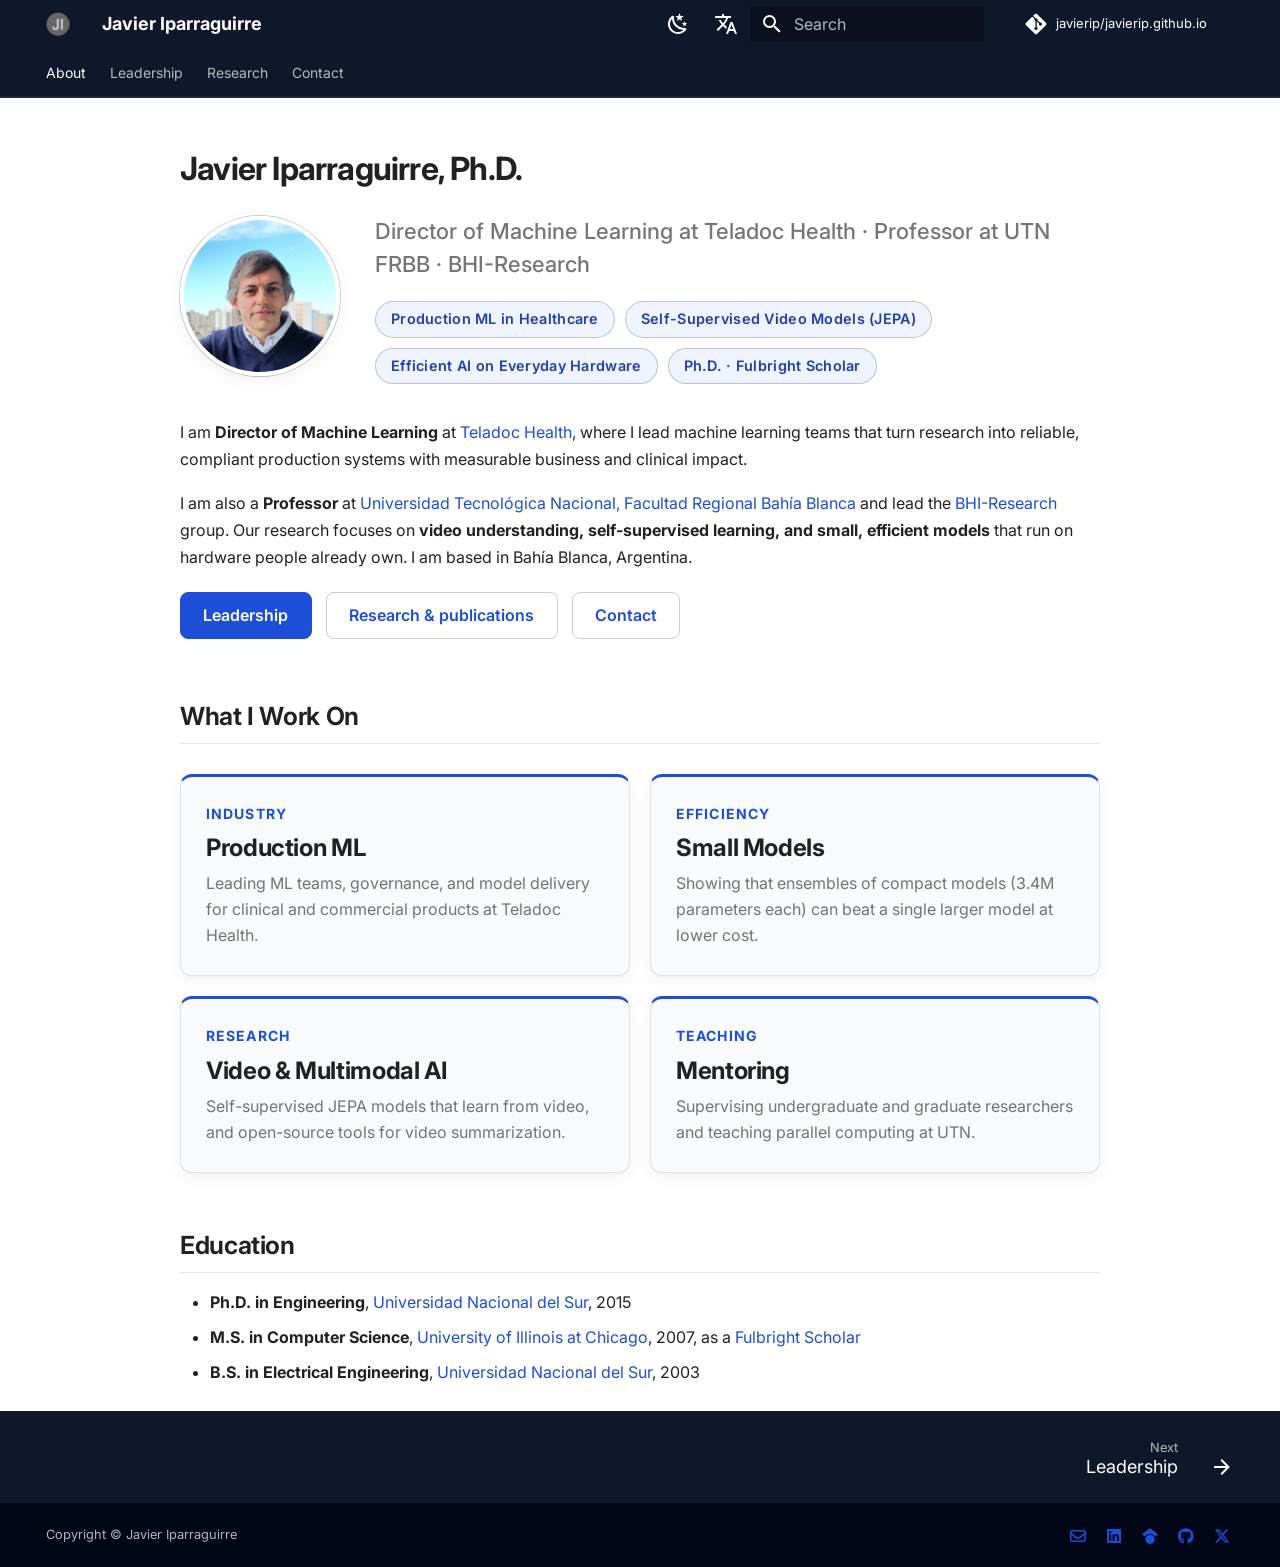
<file: index.html>
<!doctype html>
<html lang="en" class="no-js">
  <head>
    
      <meta charset="utf-8">
      <meta name="viewport" content="width=device-width,initial-scale=1">
      
        <meta name="description" content="Director of Machine Learning at Teladoc Health, Professor at UTN FRBB, and researcher in efficient, self-supervised video models (JEPA). Fulbright Scholar.">
      
      
        <meta name="author" content="Javier Iparraguirre">
      
      
        <link rel="canonical" href="https://javierip.github.io/">
      
      
      
        <link rel="next" href="leadership/">
      
      
      <link rel="icon" href="images/favicon.ico">
      <meta name="generator" content="mkdocs-1.6.1, mkdocs-material-9.5.44">
    
    
      
        <title>Javier Iparraguirre</title>
      
    
    
      <link rel="stylesheet" href="assets/stylesheets/main.0253249f.min.css">
      
        
        <link rel="stylesheet" href="assets/stylesheets/palette.06af60db.min.css">
      
      


    
    
      
    
    
      
        
        
        <link rel="preconnect" href="https://fonts.gstatic.com" crossorigin>
        <link rel="stylesheet" href="https://fonts.googleapis.com/css?family=Inter:300,300i,400,400i,700,700i%7CJetBrains+Mono:400,400i,700,700i&display=fallback">
        <style>:root{--md-text-font:"Inter";--md-code-font:"JetBrains Mono"}</style>
      
    
    
      <link rel="stylesheet" href="stylesheets/extra.css">
    
    <script>__md_scope=new URL(".",location),__md_hash=e=>[...e].reduce(((e,_)=>(e<<5)-e+_.charCodeAt(0)),0),__md_get=(e,_=localStorage,t=__md_scope)=>JSON.parse(_.getItem(t.pathname+"."+e)),__md_set=(e,_,t=localStorage,a=__md_scope)=>{try{t.setItem(a.pathname+"."+e,JSON.stringify(_))}catch(e){}}</script>
    
      
  


  
  

<script id="__analytics">function __md_analytics(){function e(){dataLayer.push(arguments)}window.dataLayer=window.dataLayer||[],e("js",new Date),e("config","G-8ZT4TE5E92"),document.addEventListener("DOMContentLoaded",(function(){document.forms.search&&document.forms.search.query.addEventListener("blur",(function(){this.value&&e("event","search",{search_term:this.value})}));document$.subscribe((function(){var t=document.forms.feedback;if(void 0!==t)for(var a of t.querySelectorAll("[type=submit]"))a.addEventListener("click",(function(a){a.preventDefault();var n=document.location.pathname,d=this.getAttribute("data-md-value");e("event","feedback",{page:n,data:d}),t.firstElementChild.disabled=!0;var r=t.querySelector(".md-feedback__note [data-md-value='"+d+"']");r&&(r.hidden=!1)})),t.hidden=!1})),location$.subscribe((function(t){e("config","G-8ZT4TE5E92",{page_path:t.pathname})}))}));var t=document.createElement("script");t.async=!0,t.src="https://www.googletagmanager.com/gtag/js?id=G-8ZT4TE5E92",document.getElementById("__analytics").insertAdjacentElement("afterEnd",t)}</script>
  
    <script>"undefined"!=typeof __md_analytics&&__md_analytics()</script>
  

    
    
    
  </head>
  
  
    
    
      
    
    
    
    
    <body dir="ltr" data-md-color-scheme="default" data-md-color-primary="custom" data-md-color-accent="custom">
  
    
    <input class="md-toggle" data-md-toggle="drawer" type="checkbox" id="__drawer" autocomplete="off">
    <input class="md-toggle" data-md-toggle="search" type="checkbox" id="__search" autocomplete="off">
    <label class="md-overlay" for="__drawer"></label>
    <div data-md-component="skip">
      
        
        <a href="#javier-iparraguirre-phd" class="md-skip">
          Skip to content
        </a>
      
    </div>
    <div data-md-component="announce">
      
    </div>
    
    
      

  

<header class="md-header md-header--shadow md-header--lifted" data-md-component="header">
  <nav class="md-header__inner md-grid" aria-label="Header">
    <a href="." title="Javier Iparraguirre" class="md-header__button md-logo" aria-label="Javier Iparraguirre" data-md-component="logo">
      
  <img src="images/logo.png" alt="logo">

    </a>
    <label class="md-header__button md-icon" for="__drawer">
      
      <svg xmlns="http://www.w3.org/2000/svg" viewBox="0 0 24 24"><path d="M3 6h18v2H3zm0 5h18v2H3zm0 5h18v2H3z"/></svg>
    </label>
    <div class="md-header__title" data-md-component="header-title">
      <div class="md-header__ellipsis">
        <div class="md-header__topic">
          <span class="md-ellipsis">
            Javier Iparraguirre
          </span>
        </div>
        <div class="md-header__topic" data-md-component="header-topic">
          <span class="md-ellipsis">
            
              About
            
          </span>
        </div>
      </div>
    </div>
    
      
        <form class="md-header__option" data-md-component="palette">
  
    
    
    
    <input class="md-option" data-md-color-media="" data-md-color-scheme="default" data-md-color-primary="custom" data-md-color-accent="custom"  aria-label="Switch to dark mode"  type="radio" name="__palette" id="__palette_0">
    
      <label class="md-header__button md-icon" title="Switch to dark mode" for="__palette_1" hidden>
        <svg xmlns="http://www.w3.org/2000/svg" viewBox="0 0 24 24"><path d="m17.75 4.09-2.53 1.94.91 3.06-2.63-1.81-2.63 1.81.91-3.06-2.53-1.94L12.44 4l1.06-3 1.06 3zm3.5 6.91-1.64 1.25.59 1.98-1.7-1.17-1.7 1.17.59-1.98L15.75 11l2.06-.05L18.5 9l.69 1.95zm-2.28 4.95c.83-.08 1.72 1.1 1.19 1.85-.32.45-.66.87-1.08 1.27C15.17 23 8.84 23 4.94 19.07c-3.91-3.9-3.91-10.24 0-14.14.4-.4.82-.76 1.27-1.08.75-.53 1.93.36 1.85 1.19-.27 2.86.69 5.83 2.89 8.02a9.96 9.96 0 0 0 8.02 2.89m-1.64 2.02a12.08 12.08 0 0 1-7.8-3.47c-2.17-2.19-3.33-5-3.49-7.82-2.81 3.14-2.7 7.96.31 10.98 3.02 3.01 7.84 3.12 10.98.31"/></svg>
      </label>
    
  
    
    
    
    <input class="md-option" data-md-color-media="" data-md-color-scheme="slate" data-md-color-primary="custom" data-md-color-accent="custom"  aria-label="Switch to light mode"  type="radio" name="__palette" id="__palette_1">
    
      <label class="md-header__button md-icon" title="Switch to light mode" for="__palette_0" hidden>
        <svg xmlns="http://www.w3.org/2000/svg" viewBox="0 0 24 24"><path d="M12 7a5 5 0 0 1 5 5 5 5 0 0 1-5 5 5 5 0 0 1-5-5 5 5 0 0 1 5-5m0 2a3 3 0 0 0-3 3 3 3 0 0 0 3 3 3 3 0 0 0 3-3 3 3 0 0 0-3-3m0-7 2.39 3.42C13.65 5.15 12.84 5 12 5s-1.65.15-2.39.42zM3.34 7l4.16-.35A7.2 7.2 0 0 0 5.94 8.5c-.44.74-.69 1.5-.83 2.29zm.02 10 1.76-3.77a7.131 7.131 0 0 0 2.38 4.14zM20.65 7l-1.77 3.79a7.02 7.02 0 0 0-2.38-4.15zm-.01 10-4.14.36c.59-.51 1.12-1.14 1.54-1.86.42-.73.69-1.5.83-2.29zM12 22l-2.41-3.44c.74.27 1.55.44 2.41.44.82 0 1.63-.17 2.37-.44z"/></svg>
      </label>
    
  
</form>
      
    
    
      <script>var palette=__md_get("__palette");if(palette&&palette.color){if("(prefers-color-scheme)"===palette.color.media){var media=matchMedia("(prefers-color-scheme: light)"),input=document.querySelector(media.matches?"[data-md-color-media='(prefers-color-scheme: light)']":"[data-md-color-media='(prefers-color-scheme: dark)']");palette.color.media=input.getAttribute("data-md-color-media"),palette.color.scheme=input.getAttribute("data-md-color-scheme"),palette.color.primary=input.getAttribute("data-md-color-primary"),palette.color.accent=input.getAttribute("data-md-color-accent")}for(var[key,value]of Object.entries(palette.color))document.body.setAttribute("data-md-color-"+key,value)}</script>
    
    
      <div class="md-header__option">
  <div class="md-select">
    
    <button class="md-header__button md-icon" aria-label="Select language">
      <svg xmlns="http://www.w3.org/2000/svg" viewBox="0 0 24 24"><path d="m12.87 15.07-2.54-2.51.03-.03A17.5 17.5 0 0 0 14.07 6H17V4h-7V2H8v2H1v2h11.17C11.5 7.92 10.44 9.75 9 11.35 8.07 10.32 7.3 9.19 6.69 8h-2c.73 1.63 1.73 3.17 2.98 4.56l-5.09 5.02L4 19l5-5 3.11 3.11zM18.5 10h-2L12 22h2l1.12-3h4.75L21 22h2zm-2.62 7 1.62-4.33L19.12 17z"/></svg>
    </button>
    <div class="md-select__inner">
      <ul class="md-select__list">
        
          <li class="md-select__item">
            <a href="/" hreflang="en" class="md-select__link">
              English
            </a>
          </li>
        
          <li class="md-select__item">
            <a href="/es/" hreflang="es" class="md-select__link">
              Español
            </a>
          </li>
        
      </ul>
    </div>
  </div>
</div>
    
    
      <label class="md-header__button md-icon" for="__search">
        
        <svg xmlns="http://www.w3.org/2000/svg" viewBox="0 0 24 24"><path d="M9.5 3A6.5 6.5 0 0 1 16 9.5c0 1.61-.59 3.09-1.56 4.23l.27.27h.79l5 5-1.5 1.5-5-5v-.79l-.27-.27A6.52 6.52 0 0 1 9.5 16 6.5 6.5 0 0 1 3 9.5 6.5 6.5 0 0 1 9.5 3m0 2C7 5 5 7 5 9.5S7 14 9.5 14 14 12 14 9.5 12 5 9.5 5"/></svg>
      </label>
      <div class="md-search" data-md-component="search" role="dialog">
  <label class="md-search__overlay" for="__search"></label>
  <div class="md-search__inner" role="search">
    <form class="md-search__form" name="search">
      <input type="text" class="md-search__input" name="query" aria-label="Search" placeholder="Search" autocapitalize="off" autocorrect="off" autocomplete="off" spellcheck="false" data-md-component="search-query" required>
      <label class="md-search__icon md-icon" for="__search">
        
        <svg xmlns="http://www.w3.org/2000/svg" viewBox="0 0 24 24"><path d="M9.5 3A6.5 6.5 0 0 1 16 9.5c0 1.61-.59 3.09-1.56 4.23l.27.27h.79l5 5-1.5 1.5-5-5v-.79l-.27-.27A6.52 6.52 0 0 1 9.5 16 6.5 6.5 0 0 1 3 9.5 6.5 6.5 0 0 1 9.5 3m0 2C7 5 5 7 5 9.5S7 14 9.5 14 14 12 14 9.5 12 5 9.5 5"/></svg>
        
        <svg xmlns="http://www.w3.org/2000/svg" viewBox="0 0 24 24"><path d="M20 11v2H8l5.5 5.5-1.42 1.42L4.16 12l7.92-7.92L13.5 5.5 8 11z"/></svg>
      </label>
      <nav class="md-search__options" aria-label="Search">
        
        <button type="reset" class="md-search__icon md-icon" title="Clear" aria-label="Clear" tabindex="-1">
          
          <svg xmlns="http://www.w3.org/2000/svg" viewBox="0 0 24 24"><path d="M19 6.41 17.59 5 12 10.59 6.41 5 5 6.41 10.59 12 5 17.59 6.41 19 12 13.41 17.59 19 19 17.59 13.41 12z"/></svg>
        </button>
      </nav>
      
        <div class="md-search__suggest" data-md-component="search-suggest"></div>
      
    </form>
    <div class="md-search__output">
      <div class="md-search__scrollwrap" tabindex="0" data-md-scrollfix>
        <div class="md-search-result" data-md-component="search-result">
          <div class="md-search-result__meta">
            Initializing search
          </div>
          <ol class="md-search-result__list" role="presentation"></ol>
        </div>
      </div>
    </div>
  </div>
</div>
    
    
      <div class="md-header__source">
        <a href="https://github.com/javierip/javierip.github.io" title="Go to repository" class="md-source" data-md-component="source">
  <div class="md-source__icon md-icon">
    
    <svg xmlns="http://www.w3.org/2000/svg" viewBox="0 0 448 512"><!--! Font Awesome Free 6.6.0 by @fontawesome - https://fontawesome.com License - https://fontawesome.com/license/free (Icons: CC BY 4.0, Fonts: SIL OFL 1.1, Code: MIT License) Copyright 2024 Fonticons, Inc.--><path d="M439.55 236.05 244 40.45a28.87 28.87 0 0 0-40.81 0l-40.66 40.63 51.52 51.52c27.06-9.14 52.68 16.77 43.39 43.68l49.66 49.66c34.23-11.8 61.18 31 35.47 56.69-26.49 26.49-70.21-2.87-56-37.34L240.22 199v121.85c25.3 12.54 22.26 41.85 9.08 55a34.34 34.34 0 0 1-48.55 0c-17.57-17.6-11.07-46.91 11.25-56v-123c-20.8-8.51-24.6-30.74-18.64-45L142.57 101 8.45 235.14a28.86 28.86 0 0 0 0 40.81l195.61 195.6a28.86 28.86 0 0 0 40.8 0l194.69-194.69a28.86 28.86 0 0 0 0-40.81"/></svg>
  </div>
  <div class="md-source__repository">
    javierip/javierip.github.io
  </div>
</a>
      </div>
    
  </nav>
  
    
      
<nav class="md-tabs" aria-label="Tabs" data-md-component="tabs">
  <div class="md-grid">
    <ul class="md-tabs__list">
      
        
  
  
    
  
  
    <li class="md-tabs__item md-tabs__item--active">
      <a href="." class="md-tabs__link">
        
  
    
  
  About

      </a>
    </li>
  

      
        
  
  
  
    <li class="md-tabs__item">
      <a href="leadership/" class="md-tabs__link">
        
  
    
  
  Leadership

      </a>
    </li>
  

      
        
  
  
  
    <li class="md-tabs__item">
      <a href="research/" class="md-tabs__link">
        
  
    
  
  Research

      </a>
    </li>
  

      
        
  
  
  
    <li class="md-tabs__item">
      <a href="contact/" class="md-tabs__link">
        
  
    
  
  Contact

      </a>
    </li>
  

      
    </ul>
  </div>
</nav>
    
  
</header>
    
    <div class="md-container" data-md-component="container">
      
      
        
      
      <main class="md-main" data-md-component="main">
        <div class="md-main__inner md-grid">
          
            
              
                
              
              <div class="md-sidebar md-sidebar--primary" data-md-component="sidebar" data-md-type="navigation" hidden>
                <div class="md-sidebar__scrollwrap">
                  <div class="md-sidebar__inner">
                    


  


<nav class="md-nav md-nav--primary md-nav--lifted" aria-label="Navigation" data-md-level="0">
  <label class="md-nav__title" for="__drawer">
    <a href="." title="Javier Iparraguirre" class="md-nav__button md-logo" aria-label="Javier Iparraguirre" data-md-component="logo">
      
  <img src="images/logo.png" alt="logo">

    </a>
    Javier Iparraguirre
  </label>
  
    <div class="md-nav__source">
      <a href="https://github.com/javierip/javierip.github.io" title="Go to repository" class="md-source" data-md-component="source">
  <div class="md-source__icon md-icon">
    
    <svg xmlns="http://www.w3.org/2000/svg" viewBox="0 0 448 512"><!--! Font Awesome Free 6.6.0 by @fontawesome - https://fontawesome.com License - https://fontawesome.com/license/free (Icons: CC BY 4.0, Fonts: SIL OFL 1.1, Code: MIT License) Copyright 2024 Fonticons, Inc.--><path d="M439.55 236.05 244 40.45a28.87 28.87 0 0 0-40.81 0l-40.66 40.63 51.52 51.52c27.06-9.14 52.68 16.77 43.39 43.68l49.66 49.66c34.23-11.8 61.18 31 35.47 56.69-26.49 26.49-70.21-2.87-56-37.34L240.22 199v121.85c25.3 12.54 22.26 41.85 9.08 55a34.34 34.34 0 0 1-48.55 0c-17.57-17.6-11.07-46.91 11.25-56v-123c-20.8-8.51-24.6-30.74-18.64-45L142.57 101 8.45 235.14a28.86 28.86 0 0 0 0 40.81l195.61 195.6a28.86 28.86 0 0 0 40.8 0l194.69-194.69a28.86 28.86 0 0 0 0-40.81"/></svg>
  </div>
  <div class="md-source__repository">
    javierip/javierip.github.io
  </div>
</a>
    </div>
  
  <ul class="md-nav__list" data-md-scrollfix>
    
      
      
  
  
    
  
  
  
    <li class="md-nav__item md-nav__item--active">
      
      <input class="md-nav__toggle md-toggle" type="checkbox" id="__toc">
      
      
        
      
      
        <label class="md-nav__link md-nav__link--active" for="__toc">
          
  
  <span class="md-ellipsis">
    About
  </span>
  

          <span class="md-nav__icon md-icon"></span>
        </label>
      
      <a href="." class="md-nav__link md-nav__link--active">
        
  
  <span class="md-ellipsis">
    About
  </span>
  

      </a>
      
        

<nav class="md-nav md-nav--secondary" aria-label="Table of contents">
  
  
  
    
  
  
    <label class="md-nav__title" for="__toc">
      <span class="md-nav__icon md-icon"></span>
      Table of contents
    </label>
    <ul class="md-nav__list" data-md-component="toc" data-md-scrollfix>
      
        <li class="md-nav__item">
  <a href="#what-i-work-on" class="md-nav__link">
    <span class="md-ellipsis">
      What I Work On
    </span>
  </a>
  
</li>
      
        <li class="md-nav__item">
  <a href="#education" class="md-nav__link">
    <span class="md-ellipsis">
      Education
    </span>
  </a>
  
</li>
      
    </ul>
  
</nav>
      
    </li>
  

    
      
      
  
  
  
  
    <li class="md-nav__item">
      <a href="leadership/" class="md-nav__link">
        
  
  <span class="md-ellipsis">
    Leadership
  </span>
  

      </a>
    </li>
  

    
      
      
  
  
  
  
    <li class="md-nav__item">
      <a href="research/" class="md-nav__link">
        
  
  <span class="md-ellipsis">
    Research
  </span>
  

      </a>
    </li>
  

    
      
      
  
  
  
  
    <li class="md-nav__item">
      <a href="contact/" class="md-nav__link">
        
  
  <span class="md-ellipsis">
    Contact
  </span>
  

      </a>
    </li>
  

    
  </ul>
</nav>
                  </div>
                </div>
              </div>
            
            
              
                
              
              <div class="md-sidebar md-sidebar--secondary" data-md-component="sidebar" data-md-type="toc" hidden>
                <div class="md-sidebar__scrollwrap">
                  <div class="md-sidebar__inner">
                    

<nav class="md-nav md-nav--secondary" aria-label="Table of contents">
  
  
  
    
  
  
    <label class="md-nav__title" for="__toc">
      <span class="md-nav__icon md-icon"></span>
      Table of contents
    </label>
    <ul class="md-nav__list" data-md-component="toc" data-md-scrollfix>
      
        <li class="md-nav__item">
  <a href="#what-i-work-on" class="md-nav__link">
    <span class="md-ellipsis">
      What I Work On
    </span>
  </a>
  
</li>
      
        <li class="md-nav__item">
  <a href="#education" class="md-nav__link">
    <span class="md-ellipsis">
      Education
    </span>
  </a>
  
</li>
      
    </ul>
  
</nav>
                  </div>
                </div>
              </div>
            
          
          
            <div class="md-content" data-md-component="content">
              <article class="md-content__inner md-typeset">
                
                  

  
  


<h1 id="javier-iparraguirre-phd">Javier Iparraguirre, Ph.D.<a class="headerlink" href="#javier-iparraguirre-phd" title="Permanent link">&para;</a></h1>
<div class="hero">
<p><img alt="Javier Iparraguirre" class="hero-photo" src="images/javier-iparraguirre.jpg" /></p>
<div class="hero-text">
<p class="exec-subtitle">
  Director of Machine Learning at Teladoc Health · Professor at UTN FRBB · BHI-Research
</p>
<div class="badge-row">
  <span class="exec-badge">Production ML in Healthcare</span>
  <span class="exec-badge">Self-Supervised Video Models (JEPA)</span>
  <span class="exec-badge">Efficient AI on Everyday Hardware</span>
  <span class="exec-badge">Ph.D. · Fulbright Scholar</span>
</div>
</div>
</div>
<p>I am <strong>Director of Machine Learning</strong> at <a href="https://www.teladochealth.com/" target="_blank">Teladoc Health</a>, where I lead machine learning teams that turn research into reliable, compliant production systems with measurable business and clinical impact.</p>
<p>I am also a <strong>Professor</strong> at <a href="https://www.frbb.utn.edu.ar/" target="_blank">Universidad Tecnológica Nacional, Facultad Regional Bahía Blanca</a> and lead the <a href="https://bhi-research.github.io/" target="_blank">BHI-Research</a> group. Our research focuses on <strong>video understanding, self-supervised learning, and small, efficient models</strong> that run on hardware people already own. I am based in Bahía Blanca, Argentina.</p>
<p><a class="md-button md-button--primary" href="leadership/">Leadership</a>
<a class="md-button" href="research/">Research &amp; publications</a>
<a class="md-button" href="contact/">Contact</a></p>
<h2 id="what-i-work-on">What I Work On<a class="headerlink" href="#what-i-work-on" title="Permanent link">&para;</a></h2>
<div class="kpi-grid">
  <div class="kpi-card">
    <h4>Industry</h4>
    <div class="kpi-value">Production ML</div>
    <p>Leading ML teams, governance, and model delivery for clinical and commercial products at Teladoc Health.</p>
  </div>
  <div class="kpi-card">
    <h4>Efficiency</h4>
    <div class="kpi-value">Small Models</div>
    <p>Showing that ensembles of compact models (3.4M parameters each) can beat a single larger model at lower cost.</p>
  </div>
  <div class="kpi-card">
    <h4>Research</h4>
    <div class="kpi-value">Video &amp; Multimodal AI</div>
    <p>Self-supervised JEPA models that learn from video, and open-source tools for video summarization.</p>
  </div>
  <div class="kpi-card">
    <h4>Teaching</h4>
    <div class="kpi-value">Mentoring</div>
    <p>Supervising undergraduate and graduate researchers and teaching parallel computing at UTN.</p>
  </div>
</div>

<h2 id="education">Education<a class="headerlink" href="#education" title="Permanent link">&para;</a></h2>
<ul>
<li><strong>Ph.D. in Engineering</strong>, <a href="https://www.uns.edu.ar/" target="_blank">Universidad Nacional del Sur</a>, 2015</li>
<li><strong>M.S. in Computer Science</strong>, <a href="https://www.uic.edu/" target="_blank">University of Illinois at Chicago</a>, 2007, as a <a href="https://fulbright.edu.ar/" target="_blank">Fulbright Scholar</a></li>
<li><strong>B.S. in Electrical Engineering</strong>, <a href="https://www.uns.edu.ar/" target="_blank">Universidad Nacional del Sur</a>, 2003</li>
</ul>







  
  



  


  



                
              </article>
            </div>
          
          
<script>var target=document.getElementById(location.hash.slice(1));target&&target.name&&(target.checked=target.name.startsWith("__tabbed_"))</script>
        </div>
        
          <button type="button" class="md-top md-icon" data-md-component="top" hidden>
  
  <svg xmlns="http://www.w3.org/2000/svg" viewBox="0 0 24 24"><path d="M13 20h-2V8l-5.5 5.5-1.42-1.42L12 4.16l7.92 7.92-1.42 1.42L13 8z"/></svg>
  Back to top
</button>
        
      </main>
      
        <footer class="md-footer">
  
    
      
        
      
      <nav class="md-footer__inner md-grid" aria-label="Footer" >
        
        
          
          <a href="leadership/" class="md-footer__link md-footer__link--next" aria-label="Next: Leadership">
            <div class="md-footer__title">
              <span class="md-footer__direction">
                Next
              </span>
              <div class="md-ellipsis">
                Leadership
              </div>
            </div>
            <div class="md-footer__button md-icon">
              
              <svg xmlns="http://www.w3.org/2000/svg" viewBox="0 0 24 24"><path d="M4 11v2h12l-5.5 5.5 1.42 1.42L19.84 12l-7.92-7.92L10.5 5.5 16 11z"/></svg>
            </div>
          </a>
        
      </nav>
    
  
  <div class="md-footer-meta md-typeset">
    <div class="md-footer-meta__inner md-grid">
      <div class="md-copyright">
  
    <div class="md-copyright__highlight">
      Copyright &copy; Javier Iparraguirre
    </div>
  
  
</div>
      
        <div class="md-social">
  
    
    
    
    
    <a href="mailto:j.iparraguirre@computer.org" target="_blank" rel="noopener" title="Email Javier" class="md-social__link">
      <svg xmlns="http://www.w3.org/2000/svg" viewBox="0 0 512 512"><!--! Font Awesome Free 6.6.0 by @fontawesome - https://fontawesome.com License - https://fontawesome.com/license/free (Icons: CC BY 4.0, Fonts: SIL OFL 1.1, Code: MIT License) Copyright 2024 Fonticons, Inc.--><path d="M64 112c-8.8 0-16 7.2-16 16v22.1l172.5 141.6c20.7 17 50.4 17 71.1 0L464 150.1V128c0-8.8-7.2-16-16-16zM48 212.2V384c0 8.8 7.2 16 16 16h384c8.8 0 16-7.2 16-16V212.2L322 328.8c-38.4 31.5-93.7 31.5-132 0zM0 128c0-35.3 28.7-64 64-64h384c35.3 0 64 28.7 64 64v256c0 35.3-28.7 64-64 64H64c-35.3 0-64-28.7-64-64z"/></svg>
    </a>
  
    
    
    
    
    <a href="https://www.linkedin.com/in/jiparraguirre/" target="_blank" rel="noopener" title="Javier on LinkedIn" class="md-social__link">
      <svg xmlns="http://www.w3.org/2000/svg" viewBox="0 0 448 512"><!--! Font Awesome Free 6.6.0 by @fontawesome - https://fontawesome.com License - https://fontawesome.com/license/free (Icons: CC BY 4.0, Fonts: SIL OFL 1.1, Code: MIT License) Copyright 2024 Fonticons, Inc.--><path d="M416 32H31.9C14.3 32 0 46.5 0 64.3v383.4C0 465.5 14.3 480 31.9 480H416c17.6 0 32-14.5 32-32.3V64.3c0-17.8-14.4-32.3-32-32.3M135.4 416H69V202.2h66.5V416zm-33.2-243c-21.3 0-38.5-17.3-38.5-38.5S80.9 96 102.2 96c21.2 0 38.5 17.3 38.5 38.5 0 21.3-17.2 38.5-38.5 38.5m282.1 243h-66.4V312c0-24.8-.5-56.7-34.5-56.7-34.6 0-39.9 27-39.9 54.9V416h-66.4V202.2h63.7v29.2h.9c8.9-16.8 30.6-34.5 62.9-34.5 67.2 0 79.7 44.3 79.7 101.9z"/></svg>
    </a>
  
    
    
    
    
    <a href="https://scholar.google.com/citations?user=PNNFrAQAAAAJ&hl=en&view_op=list_works&sortby=pubdate" target="_blank" rel="noopener" title="Javier on Google Scholar" class="md-social__link">
      <svg xmlns="http://www.w3.org/2000/svg" viewBox="0 0 512 512"><!--! Font Awesome Free 6.6.0 by @fontawesome - https://fontawesome.com License - https://fontawesome.com/license/free (Icons: CC BY 4.0, Fonts: SIL OFL 1.1, Code: MIT License) Copyright 2024 Fonticons, Inc.--><path d="M390.9 298.5s0 .1.1.1c9.2 19.4 14.4 41.1 14.4 64C405.3 445.1 338.5 512 256 512s-149.3-66.9-149.3-149.3c0-22.9 5.2-44.6 14.4-64 1.7-3.6 3.6-7.2 5.6-10.7q6.6-11.4 15-21.3c27.4-32.6 68.5-53.3 114.4-53.3 33.6 0 64.6 11.1 89.6 29.9 9.1 6.9 17.4 14.7 24.8 23.5 5.6 6.6 10.6 13.8 15 21.3 2 3.4 3.8 7 5.5 10.5zm26.4-18.8c-30.1-58.4-91-98.4-161.3-98.4s-131.2 40-161.3 98.4L0 202.7 256 0l256 202.7-94.7 77.1z"/></svg>
    </a>
  
    
    
    
    
    <a href="https://github.com/javierip" target="_blank" rel="noopener" title="Javier on GitHub" class="md-social__link">
      <svg xmlns="http://www.w3.org/2000/svg" viewBox="0 0 496 512"><!--! Font Awesome Free 6.6.0 by @fontawesome - https://fontawesome.com License - https://fontawesome.com/license/free (Icons: CC BY 4.0, Fonts: SIL OFL 1.1, Code: MIT License) Copyright 2024 Fonticons, Inc.--><path d="M165.9 397.4c0 2-2.3 3.6-5.2 3.6-3.3.3-5.6-1.3-5.6-3.6 0-2 2.3-3.6 5.2-3.6 3-.3 5.6 1.3 5.6 3.6m-31.1-4.5c-.7 2 1.3 4.3 4.3 4.9 2.6 1 5.6 0 6.2-2s-1.3-4.3-4.3-5.2c-2.6-.7-5.5.3-6.2 2.3m44.2-1.7c-2.9.7-4.9 2.6-4.6 4.9.3 2 2.9 3.3 5.9 2.6 2.9-.7 4.9-2.6 4.6-4.6-.3-1.9-3-3.2-5.9-2.9M244.8 8C106.1 8 0 113.3 0 252c0 110.9 69.8 205.8 169.5 239.2 12.8 2.3 17.3-5.6 17.3-12.1 0-6.2-.3-40.4-.3-61.4 0 0-70 15-84.7-29.8 0 0-11.4-29.1-27.8-36.6 0 0-22.9-15.7 1.6-15.4 0 0 24.9 2 38.6 25.8 21.9 38.6 58.6 27.5 72.9 20.9 2.3-16 8.8-27.1 16-33.7-55.9-6.2-112.3-14.3-112.3-110.5 0-27.5 7.6-41.3 23.6-58.9-2.6-6.5-11.1-33.3 2.6-67.9 20.9-6.5 69 27 69 27 20-5.6 41.5-8.5 62.8-8.5s42.8 2.9 62.8 8.5c0 0 48.1-33.6 69-27 13.7 34.7 5.2 61.4 2.6 67.9 16 17.7 25.8 31.5 25.8 58.9 0 96.5-58.9 104.2-114.8 110.5 9.2 7.9 17 22.9 17 46.4 0 33.7-.3 75.4-.3 83.6 0 6.5 4.6 14.4 17.3 12.1C428.2 457.8 496 362.9 496 252 496 113.3 383.5 8 244.8 8M97.2 352.9c-1.3 1-1 3.3.7 5.2 1.6 1.6 3.9 2.3 5.2 1 1.3-1 1-3.3-.7-5.2-1.6-1.6-3.9-2.3-5.2-1m-10.8-8.1c-.7 1.3.3 2.9 2.3 3.9 1.6 1 3.6.7 4.3-.7.7-1.3-.3-2.9-2.3-3.9-2-.6-3.6-.3-4.3.7m32.4 35.6c-1.6 1.3-1 4.3 1.3 6.2 2.3 2.3 5.2 2.6 6.5 1 1.3-1.3.7-4.3-1.3-6.2-2.2-2.3-5.2-2.6-6.5-1m-11.4-14.7c-1.6 1-1.6 3.6 0 5.9s4.3 3.3 5.6 2.3c1.6-1.3 1.6-3.9 0-6.2-1.4-2.3-4-3.3-5.6-2"/></svg>
    </a>
  
    
    
    
    
    <a href="https://x.com/javieripa" target="_blank" rel="noopener" title="Javier on X" class="md-social__link">
      <svg xmlns="http://www.w3.org/2000/svg" viewBox="0 0 512 512"><!--! Font Awesome Free 6.6.0 by @fontawesome - https://fontawesome.com License - https://fontawesome.com/license/free (Icons: CC BY 4.0, Fonts: SIL OFL 1.1, Code: MIT License) Copyright 2024 Fonticons, Inc.--><path d="M389.2 48h70.6L305.6 224.2 487 464H345L233.7 318.6 106.5 464H35.8l164.9-188.5L26.8 48h145.6l100.5 132.9zm-24.8 373.8h39.1L151.1 88h-42z"/></svg>
    </a>
  
</div>
      
    </div>
  </div>
</footer>
      
    </div>
    <div class="md-dialog" data-md-component="dialog">
      <div class="md-dialog__inner md-typeset"></div>
    </div>
    
    
    <script id="__config" type="application/json">{"base": ".", "features": ["navigation.tabs", "navigation.tabs.sticky", "navigation.footer", "navigation.top", "toc.follow", "search.suggest", "search.highlight"], "search": "assets/javascripts/workers/search.6ce7567c.min.js", "translations": {"clipboard.copied": "Copied to clipboard", "clipboard.copy": "Copy to clipboard", "search.result.more.one": "1 more on this page", "search.result.more.other": "# more on this page", "search.result.none": "No matching documents", "search.result.one": "1 matching document", "search.result.other": "# matching documents", "search.result.placeholder": "Type to start searching", "search.result.term.missing": "Missing", "select.version": "Select version"}}</script>
    
    
      <script src="assets/javascripts/bundle.83f73b43.min.js"></script>
      
    
  </body>
</html>
</file>
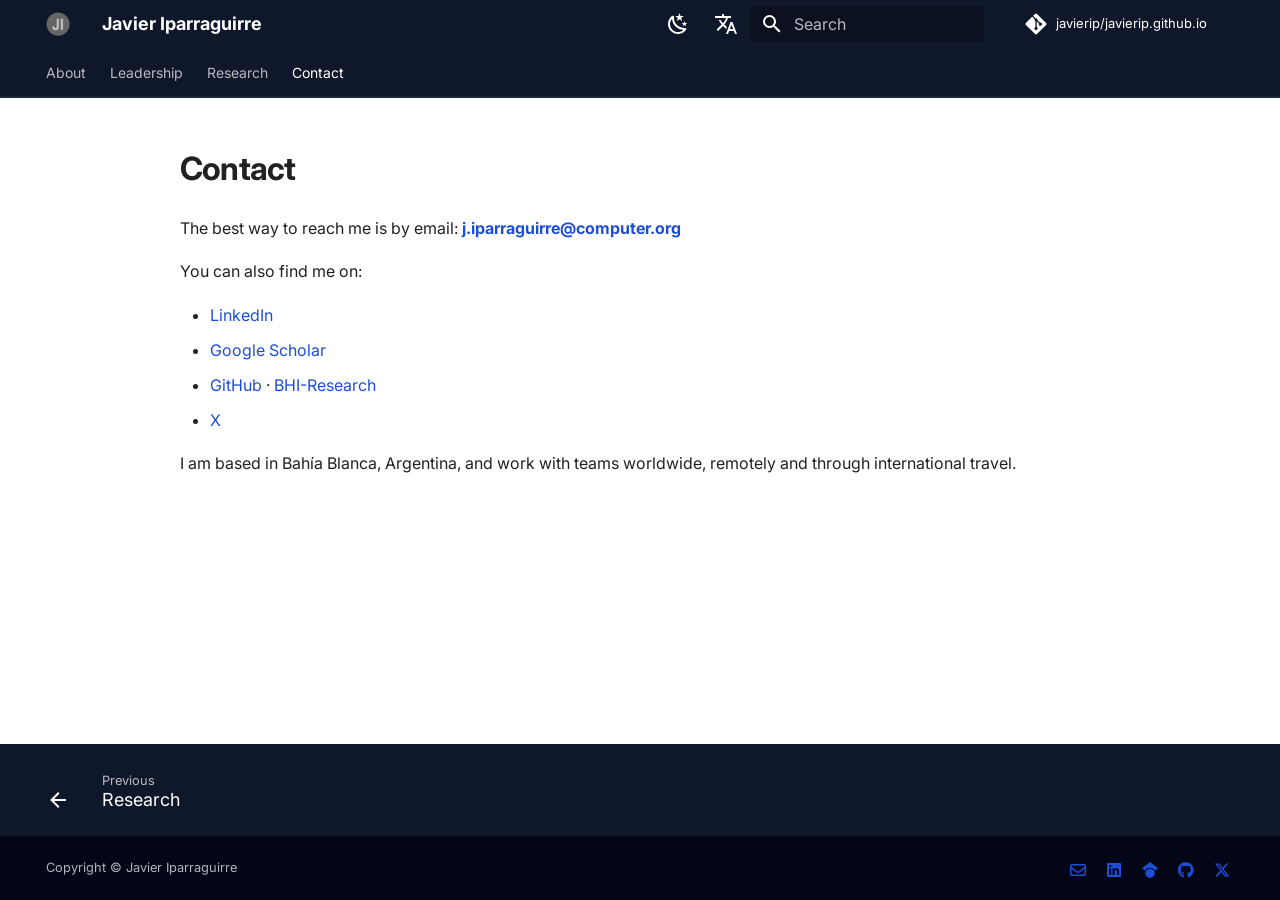
<file: contact/index.html>
<!doctype html>
<html lang="en" class="no-js">
  <head>
    
      <meta charset="utf-8">
      <meta name="viewport" content="width=device-width,initial-scale=1">
      
        <meta name="description" content="Director of Machine Learning at Teladoc Health, Professor at UTN FRBB, and researcher in efficient, self-supervised video models (JEPA). Fulbright Scholar.">
      
      
        <meta name="author" content="Javier Iparraguirre">
      
      
        <link rel="canonical" href="https://javierip.github.io/contact/">
      
      
        <link rel="prev" href="../research/">
      
      
      
      <link rel="icon" href="../images/favicon.ico">
      <meta name="generator" content="mkdocs-1.6.1, mkdocs-material-9.5.44">
    
    
      
        <title>Contact - Javier Iparraguirre</title>
      
    
    
      <link rel="stylesheet" href="../assets/stylesheets/main.0253249f.min.css">
      
        
        <link rel="stylesheet" href="../assets/stylesheets/palette.06af60db.min.css">
      
      


    
    
      
    
    
      
        
        
        <link rel="preconnect" href="https://fonts.gstatic.com" crossorigin>
        <link rel="stylesheet" href="https://fonts.googleapis.com/css?family=Inter:300,300i,400,400i,700,700i%7CJetBrains+Mono:400,400i,700,700i&display=fallback">
        <style>:root{--md-text-font:"Inter";--md-code-font:"JetBrains Mono"}</style>
      
    
    
      <link rel="stylesheet" href="../stylesheets/extra.css">
    
    <script>__md_scope=new URL("..",location),__md_hash=e=>[...e].reduce(((e,_)=>(e<<5)-e+_.charCodeAt(0)),0),__md_get=(e,_=localStorage,t=__md_scope)=>JSON.parse(_.getItem(t.pathname+"."+e)),__md_set=(e,_,t=localStorage,a=__md_scope)=>{try{t.setItem(a.pathname+"."+e,JSON.stringify(_))}catch(e){}}</script>
    
      
  


  
  

<script id="__analytics">function __md_analytics(){function e(){dataLayer.push(arguments)}window.dataLayer=window.dataLayer||[],e("js",new Date),e("config","G-8ZT4TE5E92"),document.addEventListener("DOMContentLoaded",(function(){document.forms.search&&document.forms.search.query.addEventListener("blur",(function(){this.value&&e("event","search",{search_term:this.value})}));document$.subscribe((function(){var t=document.forms.feedback;if(void 0!==t)for(var a of t.querySelectorAll("[type=submit]"))a.addEventListener("click",(function(a){a.preventDefault();var n=document.location.pathname,d=this.getAttribute("data-md-value");e("event","feedback",{page:n,data:d}),t.firstElementChild.disabled=!0;var r=t.querySelector(".md-feedback__note [data-md-value='"+d+"']");r&&(r.hidden=!1)})),t.hidden=!1})),location$.subscribe((function(t){e("config","G-8ZT4TE5E92",{page_path:t.pathname})}))}));var t=document.createElement("script");t.async=!0,t.src="https://www.googletagmanager.com/gtag/js?id=G-8ZT4TE5E92",document.getElementById("__analytics").insertAdjacentElement("afterEnd",t)}</script>
  
    <script>"undefined"!=typeof __md_analytics&&__md_analytics()</script>
  

    
    
    
  </head>
  
  
    
    
      
    
    
    
    
    <body dir="ltr" data-md-color-scheme="default" data-md-color-primary="custom" data-md-color-accent="custom">
  
    
    <input class="md-toggle" data-md-toggle="drawer" type="checkbox" id="__drawer" autocomplete="off">
    <input class="md-toggle" data-md-toggle="search" type="checkbox" id="__search" autocomplete="off">
    <label class="md-overlay" for="__drawer"></label>
    <div data-md-component="skip">
      
        
        <a href="#contact" class="md-skip">
          Skip to content
        </a>
      
    </div>
    <div data-md-component="announce">
      
    </div>
    
    
      

  

<header class="md-header md-header--shadow md-header--lifted" data-md-component="header">
  <nav class="md-header__inner md-grid" aria-label="Header">
    <a href=".." title="Javier Iparraguirre" class="md-header__button md-logo" aria-label="Javier Iparraguirre" data-md-component="logo">
      
  <img src="../images/logo.png" alt="logo">

    </a>
    <label class="md-header__button md-icon" for="__drawer">
      
      <svg xmlns="http://www.w3.org/2000/svg" viewBox="0 0 24 24"><path d="M3 6h18v2H3zm0 5h18v2H3zm0 5h18v2H3z"/></svg>
    </label>
    <div class="md-header__title" data-md-component="header-title">
      <div class="md-header__ellipsis">
        <div class="md-header__topic">
          <span class="md-ellipsis">
            Javier Iparraguirre
          </span>
        </div>
        <div class="md-header__topic" data-md-component="header-topic">
          <span class="md-ellipsis">
            
              Contact
            
          </span>
        </div>
      </div>
    </div>
    
      
        <form class="md-header__option" data-md-component="palette">
  
    
    
    
    <input class="md-option" data-md-color-media="" data-md-color-scheme="default" data-md-color-primary="custom" data-md-color-accent="custom"  aria-label="Switch to dark mode"  type="radio" name="__palette" id="__palette_0">
    
      <label class="md-header__button md-icon" title="Switch to dark mode" for="__palette_1" hidden>
        <svg xmlns="http://www.w3.org/2000/svg" viewBox="0 0 24 24"><path d="m17.75 4.09-2.53 1.94.91 3.06-2.63-1.81-2.63 1.81.91-3.06-2.53-1.94L12.44 4l1.06-3 1.06 3zm3.5 6.91-1.64 1.25.59 1.98-1.7-1.17-1.7 1.17.59-1.98L15.75 11l2.06-.05L18.5 9l.69 1.95zm-2.28 4.95c.83-.08 1.72 1.1 1.19 1.85-.32.45-.66.87-1.08 1.27C15.17 23 8.84 23 4.94 19.07c-3.91-3.9-3.91-10.24 0-14.14.4-.4.82-.76 1.27-1.08.75-.53 1.93.36 1.85 1.19-.27 2.86.69 5.83 2.89 8.02a9.96 9.96 0 0 0 8.02 2.89m-1.64 2.02a12.08 12.08 0 0 1-7.8-3.47c-2.17-2.19-3.33-5-3.49-7.82-2.81 3.14-2.7 7.96.31 10.98 3.02 3.01 7.84 3.12 10.98.31"/></svg>
      </label>
    
  
    
    
    
    <input class="md-option" data-md-color-media="" data-md-color-scheme="slate" data-md-color-primary="custom" data-md-color-accent="custom"  aria-label="Switch to light mode"  type="radio" name="__palette" id="__palette_1">
    
      <label class="md-header__button md-icon" title="Switch to light mode" for="__palette_0" hidden>
        <svg xmlns="http://www.w3.org/2000/svg" viewBox="0 0 24 24"><path d="M12 7a5 5 0 0 1 5 5 5 5 0 0 1-5 5 5 5 0 0 1-5-5 5 5 0 0 1 5-5m0 2a3 3 0 0 0-3 3 3 3 0 0 0 3 3 3 3 0 0 0 3-3 3 3 0 0 0-3-3m0-7 2.39 3.42C13.65 5.15 12.84 5 12 5s-1.65.15-2.39.42zM3.34 7l4.16-.35A7.2 7.2 0 0 0 5.94 8.5c-.44.74-.69 1.5-.83 2.29zm.02 10 1.76-3.77a7.131 7.131 0 0 0 2.38 4.14zM20.65 7l-1.77 3.79a7.02 7.02 0 0 0-2.38-4.15zm-.01 10-4.14.36c.59-.51 1.12-1.14 1.54-1.86.42-.73.69-1.5.83-2.29zM12 22l-2.41-3.44c.74.27 1.55.44 2.41.44.82 0 1.63-.17 2.37-.44z"/></svg>
      </label>
    
  
</form>
      
    
    
      <script>var palette=__md_get("__palette");if(palette&&palette.color){if("(prefers-color-scheme)"===palette.color.media){var media=matchMedia("(prefers-color-scheme: light)"),input=document.querySelector(media.matches?"[data-md-color-media='(prefers-color-scheme: light)']":"[data-md-color-media='(prefers-color-scheme: dark)']");palette.color.media=input.getAttribute("data-md-color-media"),palette.color.scheme=input.getAttribute("data-md-color-scheme"),palette.color.primary=input.getAttribute("data-md-color-primary"),palette.color.accent=input.getAttribute("data-md-color-accent")}for(var[key,value]of Object.entries(palette.color))document.body.setAttribute("data-md-color-"+key,value)}</script>
    
    
      <div class="md-header__option">
  <div class="md-select">
    
    <button class="md-header__button md-icon" aria-label="Select language">
      <svg xmlns="http://www.w3.org/2000/svg" viewBox="0 0 24 24"><path d="m12.87 15.07-2.54-2.51.03-.03A17.5 17.5 0 0 0 14.07 6H17V4h-7V2H8v2H1v2h11.17C11.5 7.92 10.44 9.75 9 11.35 8.07 10.32 7.3 9.19 6.69 8h-2c.73 1.63 1.73 3.17 2.98 4.56l-5.09 5.02L4 19l5-5 3.11 3.11zM18.5 10h-2L12 22h2l1.12-3h4.75L21 22h2zm-2.62 7 1.62-4.33L19.12 17z"/></svg>
    </button>
    <div class="md-select__inner">
      <ul class="md-select__list">
        
          <li class="md-select__item">
            <a href="./" hreflang="en" class="md-select__link">
              English
            </a>
          </li>
        
          <li class="md-select__item">
            <a href="../es/contact/" hreflang="es" class="md-select__link">
              Español
            </a>
          </li>
        
      </ul>
    </div>
  </div>
</div>
    
    
      <label class="md-header__button md-icon" for="__search">
        
        <svg xmlns="http://www.w3.org/2000/svg" viewBox="0 0 24 24"><path d="M9.5 3A6.5 6.5 0 0 1 16 9.5c0 1.61-.59 3.09-1.56 4.23l.27.27h.79l5 5-1.5 1.5-5-5v-.79l-.27-.27A6.52 6.52 0 0 1 9.5 16 6.5 6.5 0 0 1 3 9.5 6.5 6.5 0 0 1 9.5 3m0 2C7 5 5 7 5 9.5S7 14 9.5 14 14 12 14 9.5 12 5 9.5 5"/></svg>
      </label>
      <div class="md-search" data-md-component="search" role="dialog">
  <label class="md-search__overlay" for="__search"></label>
  <div class="md-search__inner" role="search">
    <form class="md-search__form" name="search">
      <input type="text" class="md-search__input" name="query" aria-label="Search" placeholder="Search" autocapitalize="off" autocorrect="off" autocomplete="off" spellcheck="false" data-md-component="search-query" required>
      <label class="md-search__icon md-icon" for="__search">
        
        <svg xmlns="http://www.w3.org/2000/svg" viewBox="0 0 24 24"><path d="M9.5 3A6.5 6.5 0 0 1 16 9.5c0 1.61-.59 3.09-1.56 4.23l.27.27h.79l5 5-1.5 1.5-5-5v-.79l-.27-.27A6.52 6.52 0 0 1 9.5 16 6.5 6.5 0 0 1 3 9.5 6.5 6.5 0 0 1 9.5 3m0 2C7 5 5 7 5 9.5S7 14 9.5 14 14 12 14 9.5 12 5 9.5 5"/></svg>
        
        <svg xmlns="http://www.w3.org/2000/svg" viewBox="0 0 24 24"><path d="M20 11v2H8l5.5 5.5-1.42 1.42L4.16 12l7.92-7.92L13.5 5.5 8 11z"/></svg>
      </label>
      <nav class="md-search__options" aria-label="Search">
        
        <button type="reset" class="md-search__icon md-icon" title="Clear" aria-label="Clear" tabindex="-1">
          
          <svg xmlns="http://www.w3.org/2000/svg" viewBox="0 0 24 24"><path d="M19 6.41 17.59 5 12 10.59 6.41 5 5 6.41 10.59 12 5 17.59 6.41 19 12 13.41 17.59 19 19 17.59 13.41 12z"/></svg>
        </button>
      </nav>
      
        <div class="md-search__suggest" data-md-component="search-suggest"></div>
      
    </form>
    <div class="md-search__output">
      <div class="md-search__scrollwrap" tabindex="0" data-md-scrollfix>
        <div class="md-search-result" data-md-component="search-result">
          <div class="md-search-result__meta">
            Initializing search
          </div>
          <ol class="md-search-result__list" role="presentation"></ol>
        </div>
      </div>
    </div>
  </div>
</div>
    
    
      <div class="md-header__source">
        <a href="https://github.com/javierip/javierip.github.io" title="Go to repository" class="md-source" data-md-component="source">
  <div class="md-source__icon md-icon">
    
    <svg xmlns="http://www.w3.org/2000/svg" viewBox="0 0 448 512"><!--! Font Awesome Free 6.6.0 by @fontawesome - https://fontawesome.com License - https://fontawesome.com/license/free (Icons: CC BY 4.0, Fonts: SIL OFL 1.1, Code: MIT License) Copyright 2024 Fonticons, Inc.--><path d="M439.55 236.05 244 40.45a28.87 28.87 0 0 0-40.81 0l-40.66 40.63 51.52 51.52c27.06-9.14 52.68 16.77 43.39 43.68l49.66 49.66c34.23-11.8 61.18 31 35.47 56.69-26.49 26.49-70.21-2.87-56-37.34L240.22 199v121.85c25.3 12.54 22.26 41.85 9.08 55a34.34 34.34 0 0 1-48.55 0c-17.57-17.6-11.07-46.91 11.25-56v-123c-20.8-8.51-24.6-30.74-18.64-45L142.57 101 8.45 235.14a28.86 28.86 0 0 0 0 40.81l195.61 195.6a28.86 28.86 0 0 0 40.8 0l194.69-194.69a28.86 28.86 0 0 0 0-40.81"/></svg>
  </div>
  <div class="md-source__repository">
    javierip/javierip.github.io
  </div>
</a>
      </div>
    
  </nav>
  
    
      
<nav class="md-tabs" aria-label="Tabs" data-md-component="tabs">
  <div class="md-grid">
    <ul class="md-tabs__list">
      
        
  
  
  
    <li class="md-tabs__item">
      <a href=".." class="md-tabs__link">
        
  
    
  
  About

      </a>
    </li>
  

      
        
  
  
  
    <li class="md-tabs__item">
      <a href="../leadership/" class="md-tabs__link">
        
  
    
  
  Leadership

      </a>
    </li>
  

      
        
  
  
  
    <li class="md-tabs__item">
      <a href="../research/" class="md-tabs__link">
        
  
    
  
  Research

      </a>
    </li>
  

      
        
  
  
    
  
  
    <li class="md-tabs__item md-tabs__item--active">
      <a href="./" class="md-tabs__link">
        
  
    
  
  Contact

      </a>
    </li>
  

      
    </ul>
  </div>
</nav>
    
  
</header>
    
    <div class="md-container" data-md-component="container">
      
      
        
      
      <main class="md-main" data-md-component="main">
        <div class="md-main__inner md-grid">
          
            
              
                
              
              <div class="md-sidebar md-sidebar--primary" data-md-component="sidebar" data-md-type="navigation" hidden>
                <div class="md-sidebar__scrollwrap">
                  <div class="md-sidebar__inner">
                    


  


<nav class="md-nav md-nav--primary md-nav--lifted" aria-label="Navigation" data-md-level="0">
  <label class="md-nav__title" for="__drawer">
    <a href=".." title="Javier Iparraguirre" class="md-nav__button md-logo" aria-label="Javier Iparraguirre" data-md-component="logo">
      
  <img src="../images/logo.png" alt="logo">

    </a>
    Javier Iparraguirre
  </label>
  
    <div class="md-nav__source">
      <a href="https://github.com/javierip/javierip.github.io" title="Go to repository" class="md-source" data-md-component="source">
  <div class="md-source__icon md-icon">
    
    <svg xmlns="http://www.w3.org/2000/svg" viewBox="0 0 448 512"><!--! Font Awesome Free 6.6.0 by @fontawesome - https://fontawesome.com License - https://fontawesome.com/license/free (Icons: CC BY 4.0, Fonts: SIL OFL 1.1, Code: MIT License) Copyright 2024 Fonticons, Inc.--><path d="M439.55 236.05 244 40.45a28.87 28.87 0 0 0-40.81 0l-40.66 40.63 51.52 51.52c27.06-9.14 52.68 16.77 43.39 43.68l49.66 49.66c34.23-11.8 61.18 31 35.47 56.69-26.49 26.49-70.21-2.87-56-37.34L240.22 199v121.85c25.3 12.54 22.26 41.85 9.08 55a34.34 34.34 0 0 1-48.55 0c-17.57-17.6-11.07-46.91 11.25-56v-123c-20.8-8.51-24.6-30.74-18.64-45L142.57 101 8.45 235.14a28.86 28.86 0 0 0 0 40.81l195.61 195.6a28.86 28.86 0 0 0 40.8 0l194.69-194.69a28.86 28.86 0 0 0 0-40.81"/></svg>
  </div>
  <div class="md-source__repository">
    javierip/javierip.github.io
  </div>
</a>
    </div>
  
  <ul class="md-nav__list" data-md-scrollfix>
    
      
      
  
  
  
  
    <li class="md-nav__item">
      <a href=".." class="md-nav__link">
        
  
  <span class="md-ellipsis">
    About
  </span>
  

      </a>
    </li>
  

    
      
      
  
  
  
  
    <li class="md-nav__item">
      <a href="../leadership/" class="md-nav__link">
        
  
  <span class="md-ellipsis">
    Leadership
  </span>
  

      </a>
    </li>
  

    
      
      
  
  
  
  
    <li class="md-nav__item">
      <a href="../research/" class="md-nav__link">
        
  
  <span class="md-ellipsis">
    Research
  </span>
  

      </a>
    </li>
  

    
      
      
  
  
    
  
  
  
    <li class="md-nav__item md-nav__item--active">
      
      <input class="md-nav__toggle md-toggle" type="checkbox" id="__toc">
      
      
        
      
      
      <a href="./" class="md-nav__link md-nav__link--active">
        
  
  <span class="md-ellipsis">
    Contact
  </span>
  

      </a>
      
    </li>
  

    
  </ul>
</nav>
                  </div>
                </div>
              </div>
            
            
              
                
              
              <div class="md-sidebar md-sidebar--secondary" data-md-component="sidebar" data-md-type="toc" hidden>
                <div class="md-sidebar__scrollwrap">
                  <div class="md-sidebar__inner">
                    

<nav class="md-nav md-nav--secondary" aria-label="Table of contents">
  
  
  
    
  
  
</nav>
                  </div>
                </div>
              </div>
            
          
          
            <div class="md-content" data-md-component="content">
              <article class="md-content__inner md-typeset">
                
                  

  
  


<h1 id="contact">Contact<a class="headerlink" href="#contact" title="Permanent link">&para;</a></h1>
<p>The best way to reach me is by email: <strong><a href="mailto:j.iparraguirre@computer.org">j.iparraguirre@computer.org</a></strong></p>
<p>You can also find me on:</p>
<ul>
<li><a href="https://www.linkedin.com/in/jiparraguirre/" target="_blank">LinkedIn</a></li>
<li><a href="https://scholar.google.com/citations?user=PNNFrAQAAAAJ&amp;hl=en&amp;view_op=list_works&amp;sortby=pubdate" target="_blank">Google Scholar</a></li>
<li><a href="https://github.com/javierip" target="_blank">GitHub</a> · <a href="https://github.com/BHI-Research" target="_blank">BHI-Research</a></li>
<li><a href="https://x.com/javieripa" target="_blank">X</a></li>
</ul>
<p>I am based in Bahía Blanca, Argentina, and work with teams worldwide, remotely and through international travel.</p>







  
  



  


  



                
              </article>
            </div>
          
          
<script>var target=document.getElementById(location.hash.slice(1));target&&target.name&&(target.checked=target.name.startsWith("__tabbed_"))</script>
        </div>
        
          <button type="button" class="md-top md-icon" data-md-component="top" hidden>
  
  <svg xmlns="http://www.w3.org/2000/svg" viewBox="0 0 24 24"><path d="M13 20h-2V8l-5.5 5.5-1.42-1.42L12 4.16l7.92 7.92-1.42 1.42L13 8z"/></svg>
  Back to top
</button>
        
      </main>
      
        <footer class="md-footer">
  
    
      
        
      
      <nav class="md-footer__inner md-grid" aria-label="Footer" >
        
          
          <a href="../research/" class="md-footer__link md-footer__link--prev" aria-label="Previous: Research">
            <div class="md-footer__button md-icon">
              
              <svg xmlns="http://www.w3.org/2000/svg" viewBox="0 0 24 24"><path d="M20 11v2H8l5.5 5.5-1.42 1.42L4.16 12l7.92-7.92L13.5 5.5 8 11z"/></svg>
            </div>
            <div class="md-footer__title">
              <span class="md-footer__direction">
                Previous
              </span>
              <div class="md-ellipsis">
                Research
              </div>
            </div>
          </a>
        
        
      </nav>
    
  
  <div class="md-footer-meta md-typeset">
    <div class="md-footer-meta__inner md-grid">
      <div class="md-copyright">
  
    <div class="md-copyright__highlight">
      Copyright &copy; Javier Iparraguirre
    </div>
  
  
</div>
      
        <div class="md-social">
  
    
    
    
    
    <a href="mailto:j.iparraguirre@computer.org" target="_blank" rel="noopener" title="Email Javier" class="md-social__link">
      <svg xmlns="http://www.w3.org/2000/svg" viewBox="0 0 512 512"><!--! Font Awesome Free 6.6.0 by @fontawesome - https://fontawesome.com License - https://fontawesome.com/license/free (Icons: CC BY 4.0, Fonts: SIL OFL 1.1, Code: MIT License) Copyright 2024 Fonticons, Inc.--><path d="M64 112c-8.8 0-16 7.2-16 16v22.1l172.5 141.6c20.7 17 50.4 17 71.1 0L464 150.1V128c0-8.8-7.2-16-16-16zM48 212.2V384c0 8.8 7.2 16 16 16h384c8.8 0 16-7.2 16-16V212.2L322 328.8c-38.4 31.5-93.7 31.5-132 0zM0 128c0-35.3 28.7-64 64-64h384c35.3 0 64 28.7 64 64v256c0 35.3-28.7 64-64 64H64c-35.3 0-64-28.7-64-64z"/></svg>
    </a>
  
    
    
    
    
    <a href="https://www.linkedin.com/in/jiparraguirre/" target="_blank" rel="noopener" title="Javier on LinkedIn" class="md-social__link">
      <svg xmlns="http://www.w3.org/2000/svg" viewBox="0 0 448 512"><!--! Font Awesome Free 6.6.0 by @fontawesome - https://fontawesome.com License - https://fontawesome.com/license/free (Icons: CC BY 4.0, Fonts: SIL OFL 1.1, Code: MIT License) Copyright 2024 Fonticons, Inc.--><path d="M416 32H31.9C14.3 32 0 46.5 0 64.3v383.4C0 465.5 14.3 480 31.9 480H416c17.6 0 32-14.5 32-32.3V64.3c0-17.8-14.4-32.3-32-32.3M135.4 416H69V202.2h66.5V416zm-33.2-243c-21.3 0-38.5-17.3-38.5-38.5S80.9 96 102.2 96c21.2 0 38.5 17.3 38.5 38.5 0 21.3-17.2 38.5-38.5 38.5m282.1 243h-66.4V312c0-24.8-.5-56.7-34.5-56.7-34.6 0-39.9 27-39.9 54.9V416h-66.4V202.2h63.7v29.2h.9c8.9-16.8 30.6-34.5 62.9-34.5 67.2 0 79.7 44.3 79.7 101.9z"/></svg>
    </a>
  
    
    
    
    
    <a href="https://scholar.google.com/citations?user=PNNFrAQAAAAJ&hl=en&view_op=list_works&sortby=pubdate" target="_blank" rel="noopener" title="Javier on Google Scholar" class="md-social__link">
      <svg xmlns="http://www.w3.org/2000/svg" viewBox="0 0 512 512"><!--! Font Awesome Free 6.6.0 by @fontawesome - https://fontawesome.com License - https://fontawesome.com/license/free (Icons: CC BY 4.0, Fonts: SIL OFL 1.1, Code: MIT License) Copyright 2024 Fonticons, Inc.--><path d="M390.9 298.5s0 .1.1.1c9.2 19.4 14.4 41.1 14.4 64C405.3 445.1 338.5 512 256 512s-149.3-66.9-149.3-149.3c0-22.9 5.2-44.6 14.4-64 1.7-3.6 3.6-7.2 5.6-10.7q6.6-11.4 15-21.3c27.4-32.6 68.5-53.3 114.4-53.3 33.6 0 64.6 11.1 89.6 29.9 9.1 6.9 17.4 14.7 24.8 23.5 5.6 6.6 10.6 13.8 15 21.3 2 3.4 3.8 7 5.5 10.5zm26.4-18.8c-30.1-58.4-91-98.4-161.3-98.4s-131.2 40-161.3 98.4L0 202.7 256 0l256 202.7-94.7 77.1z"/></svg>
    </a>
  
    
    
    
    
    <a href="https://github.com/javierip" target="_blank" rel="noopener" title="Javier on GitHub" class="md-social__link">
      <svg xmlns="http://www.w3.org/2000/svg" viewBox="0 0 496 512"><!--! Font Awesome Free 6.6.0 by @fontawesome - https://fontawesome.com License - https://fontawesome.com/license/free (Icons: CC BY 4.0, Fonts: SIL OFL 1.1, Code: MIT License) Copyright 2024 Fonticons, Inc.--><path d="M165.9 397.4c0 2-2.3 3.6-5.2 3.6-3.3.3-5.6-1.3-5.6-3.6 0-2 2.3-3.6 5.2-3.6 3-.3 5.6 1.3 5.6 3.6m-31.1-4.5c-.7 2 1.3 4.3 4.3 4.9 2.6 1 5.6 0 6.2-2s-1.3-4.3-4.3-5.2c-2.6-.7-5.5.3-6.2 2.3m44.2-1.7c-2.9.7-4.9 2.6-4.6 4.9.3 2 2.9 3.3 5.9 2.6 2.9-.7 4.9-2.6 4.6-4.6-.3-1.9-3-3.2-5.9-2.9M244.8 8C106.1 8 0 113.3 0 252c0 110.9 69.8 205.8 169.5 239.2 12.8 2.3 17.3-5.6 17.3-12.1 0-6.2-.3-40.4-.3-61.4 0 0-70 15-84.7-29.8 0 0-11.4-29.1-27.8-36.6 0 0-22.9-15.7 1.6-15.4 0 0 24.9 2 38.6 25.8 21.9 38.6 58.6 27.5 72.9 20.9 2.3-16 8.8-27.1 16-33.7-55.9-6.2-112.3-14.3-112.3-110.5 0-27.5 7.6-41.3 23.6-58.9-2.6-6.5-11.1-33.3 2.6-67.9 20.9-6.5 69 27 69 27 20-5.6 41.5-8.5 62.8-8.5s42.8 2.9 62.8 8.5c0 0 48.1-33.6 69-27 13.7 34.7 5.2 61.4 2.6 67.9 16 17.7 25.8 31.5 25.8 58.9 0 96.5-58.9 104.2-114.8 110.5 9.2 7.9 17 22.9 17 46.4 0 33.7-.3 75.4-.3 83.6 0 6.5 4.6 14.4 17.3 12.1C428.2 457.8 496 362.9 496 252 496 113.3 383.5 8 244.8 8M97.2 352.9c-1.3 1-1 3.3.7 5.2 1.6 1.6 3.9 2.3 5.2 1 1.3-1 1-3.3-.7-5.2-1.6-1.6-3.9-2.3-5.2-1m-10.8-8.1c-.7 1.3.3 2.9 2.3 3.9 1.6 1 3.6.7 4.3-.7.7-1.3-.3-2.9-2.3-3.9-2-.6-3.6-.3-4.3.7m32.4 35.6c-1.6 1.3-1 4.3 1.3 6.2 2.3 2.3 5.2 2.6 6.5 1 1.3-1.3.7-4.3-1.3-6.2-2.2-2.3-5.2-2.6-6.5-1m-11.4-14.7c-1.6 1-1.6 3.6 0 5.9s4.3 3.3 5.6 2.3c1.6-1.3 1.6-3.9 0-6.2-1.4-2.3-4-3.3-5.6-2"/></svg>
    </a>
  
    
    
    
    
    <a href="https://x.com/javieripa" target="_blank" rel="noopener" title="Javier on X" class="md-social__link">
      <svg xmlns="http://www.w3.org/2000/svg" viewBox="0 0 512 512"><!--! Font Awesome Free 6.6.0 by @fontawesome - https://fontawesome.com License - https://fontawesome.com/license/free (Icons: CC BY 4.0, Fonts: SIL OFL 1.1, Code: MIT License) Copyright 2024 Fonticons, Inc.--><path d="M389.2 48h70.6L305.6 224.2 487 464H345L233.7 318.6 106.5 464H35.8l164.9-188.5L26.8 48h145.6l100.5 132.9zm-24.8 373.8h39.1L151.1 88h-42z"/></svg>
    </a>
  
</div>
      
    </div>
  </div>
</footer>
      
    </div>
    <div class="md-dialog" data-md-component="dialog">
      <div class="md-dialog__inner md-typeset"></div>
    </div>
    
    
    <script id="__config" type="application/json">{"base": "..", "features": ["navigation.tabs", "navigation.tabs.sticky", "navigation.footer", "navigation.top", "toc.follow", "search.suggest", "search.highlight"], "search": "../assets/javascripts/workers/search.6ce7567c.min.js", "translations": {"clipboard.copied": "Copied to clipboard", "clipboard.copy": "Copy to clipboard", "search.result.more.one": "1 more on this page", "search.result.more.other": "# more on this page", "search.result.none": "No matching documents", "search.result.one": "1 matching document", "search.result.other": "# matching documents", "search.result.placeholder": "Type to start searching", "search.result.term.missing": "Missing", "select.version": "Select version"}}</script>
    
    
      <script src="../assets/javascripts/bundle.83f73b43.min.js"></script>
      
    
  </body>
</html>
</file>
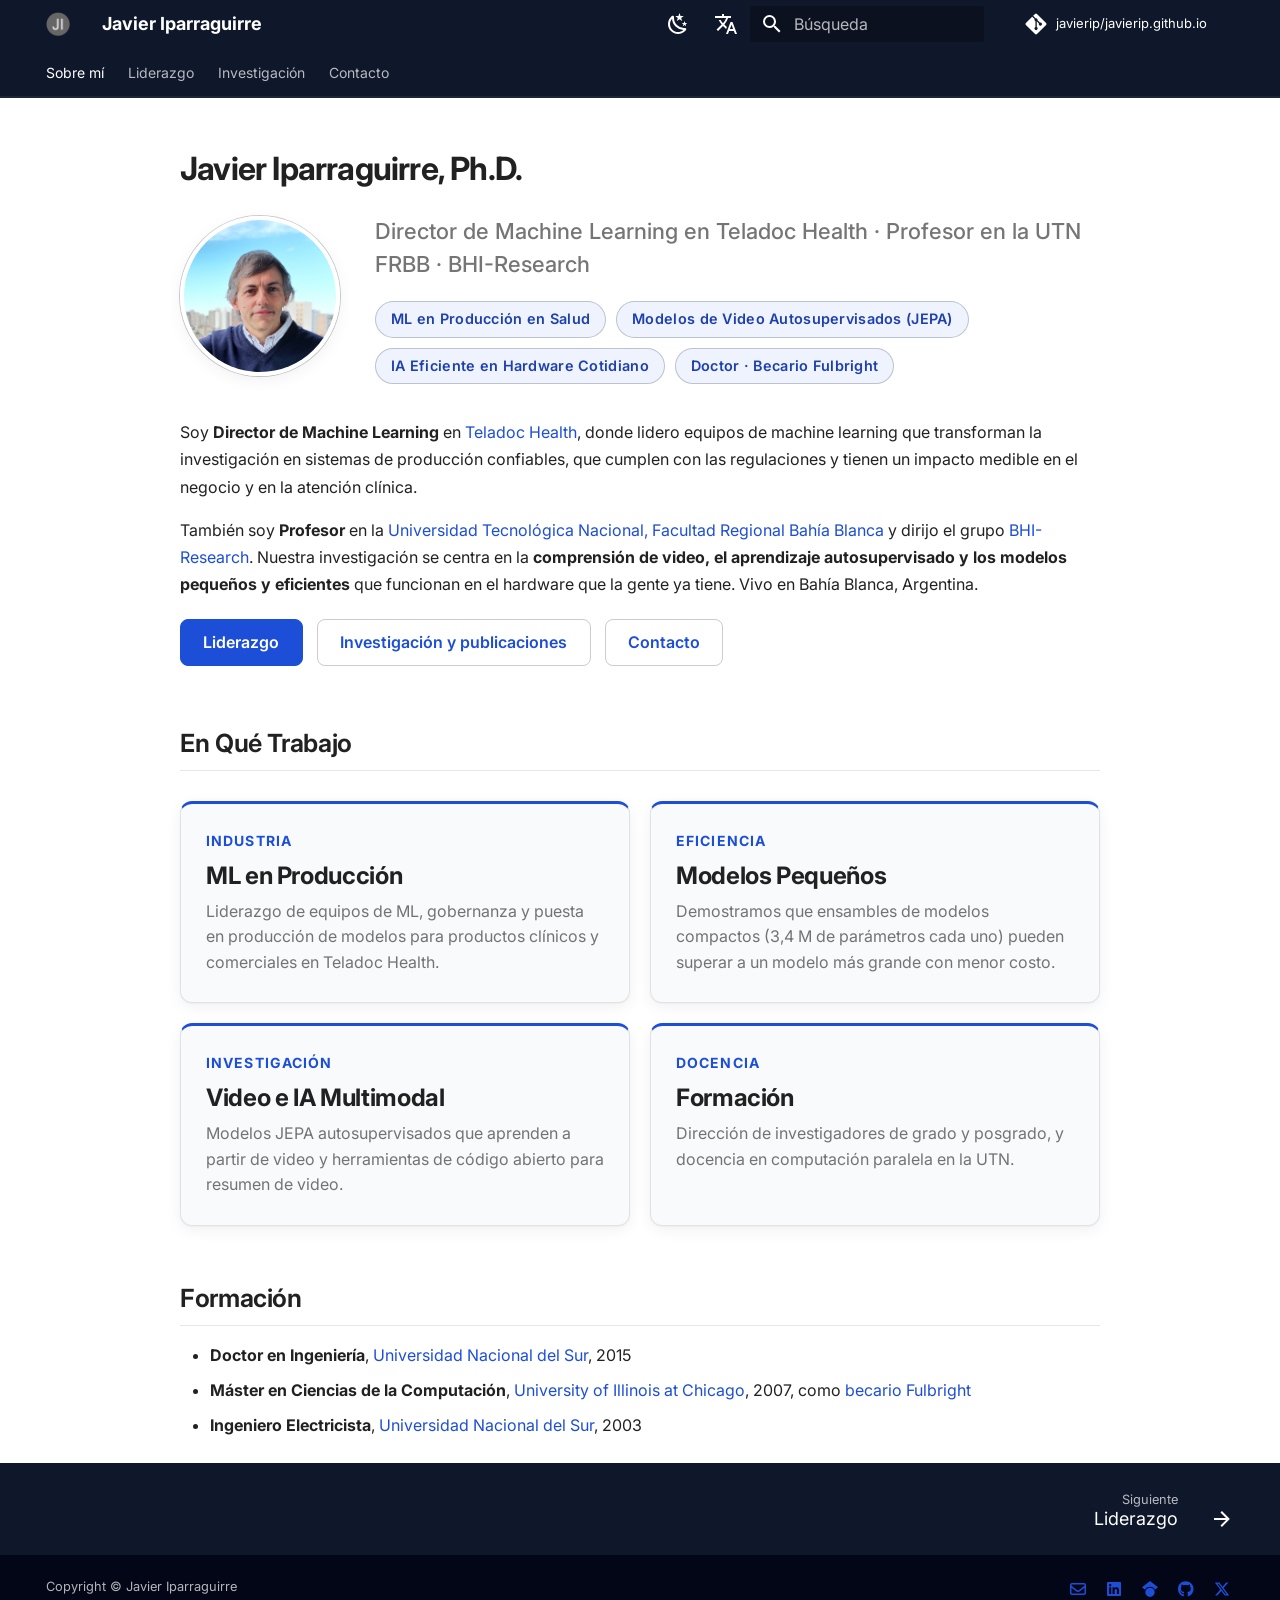
<file: es/index.html>
<!doctype html>
<html lang="es" class="no-js">
  <head>
    
      <meta charset="utf-8">
      <meta name="viewport" content="width=device-width,initial-scale=1">
      
        <meta name="description" content="Director de Machine Learning en Teladoc Health, Profesor en la UTN FRBB e investigador en modelos de video eficientes y autosupervisados (JEPA). Becario Fulbright.">
      
      
        <meta name="author" content="Javier Iparraguirre">
      
      
        <link rel="canonical" href="https://javierip.github.io/es/">
      
      
      
        <link rel="next" href="leadership/">
      
      
      <link rel="icon" href="../images/favicon.ico">
      <meta name="generator" content="mkdocs-1.6.1, mkdocs-material-9.5.44">
    
    
      
        <title>Sobre mí - Javier Iparraguirre</title>
      
    
    
      <link rel="stylesheet" href="../assets/stylesheets/main.0253249f.min.css">
      
        
        <link rel="stylesheet" href="../assets/stylesheets/palette.06af60db.min.css">
      
      


    
    
      
    
    
      
        
        
        <link rel="preconnect" href="https://fonts.gstatic.com" crossorigin>
        <link rel="stylesheet" href="https://fonts.googleapis.com/css?family=Inter:300,300i,400,400i,700,700i%7CJetBrains+Mono:400,400i,700,700i&display=fallback">
        <style>:root{--md-text-font:"Inter";--md-code-font:"JetBrains Mono"}</style>
      
    
    
      <link rel="stylesheet" href="../stylesheets/extra.css">
    
    <script>__md_scope=new URL("..",location),__md_hash=e=>[...e].reduce(((e,_)=>(e<<5)-e+_.charCodeAt(0)),0),__md_get=(e,_=localStorage,t=__md_scope)=>JSON.parse(_.getItem(t.pathname+"."+e)),__md_set=(e,_,t=localStorage,a=__md_scope)=>{try{t.setItem(a.pathname+"."+e,JSON.stringify(_))}catch(e){}}</script>
    
      
  


  
  

<script id="__analytics">function __md_analytics(){function e(){dataLayer.push(arguments)}window.dataLayer=window.dataLayer||[],e("js",new Date),e("config","G-8ZT4TE5E92"),document.addEventListener("DOMContentLoaded",(function(){document.forms.search&&document.forms.search.query.addEventListener("blur",(function(){this.value&&e("event","search",{search_term:this.value})}));document$.subscribe((function(){var t=document.forms.feedback;if(void 0!==t)for(var a of t.querySelectorAll("[type=submit]"))a.addEventListener("click",(function(a){a.preventDefault();var n=document.location.pathname,d=this.getAttribute("data-md-value");e("event","feedback",{page:n,data:d}),t.firstElementChild.disabled=!0;var r=t.querySelector(".md-feedback__note [data-md-value='"+d+"']");r&&(r.hidden=!1)})),t.hidden=!1})),location$.subscribe((function(t){e("config","G-8ZT4TE5E92",{page_path:t.pathname})}))}));var t=document.createElement("script");t.async=!0,t.src="https://www.googletagmanager.com/gtag/js?id=G-8ZT4TE5E92",document.getElementById("__analytics").insertAdjacentElement("afterEnd",t)}</script>
  
    <script>"undefined"!=typeof __md_analytics&&__md_analytics()</script>
  

    
    
    
  </head>
  
  
    
    
      
    
    
    
    
    <body dir="ltr" data-md-color-scheme="default" data-md-color-primary="custom" data-md-color-accent="custom">
  
    
    <input class="md-toggle" data-md-toggle="drawer" type="checkbox" id="__drawer" autocomplete="off">
    <input class="md-toggle" data-md-toggle="search" type="checkbox" id="__search" autocomplete="off">
    <label class="md-overlay" for="__drawer"></label>
    <div data-md-component="skip">
      
        
        <a href="#javier-iparraguirre-phd" class="md-skip">
          Saltar a contenido
        </a>
      
    </div>
    <div data-md-component="announce">
      
    </div>
    
    
      

  

<header class="md-header md-header--shadow md-header--lifted" data-md-component="header">
  <nav class="md-header__inner md-grid" aria-label="Cabecera">
    <a href="./" title="Javier Iparraguirre" class="md-header__button md-logo" aria-label="Javier Iparraguirre" data-md-component="logo">
      
  <img src="../images/logo.png" alt="logo">

    </a>
    <label class="md-header__button md-icon" for="__drawer">
      
      <svg xmlns="http://www.w3.org/2000/svg" viewBox="0 0 24 24"><path d="M3 6h18v2H3zm0 5h18v2H3zm0 5h18v2H3z"/></svg>
    </label>
    <div class="md-header__title" data-md-component="header-title">
      <div class="md-header__ellipsis">
        <div class="md-header__topic">
          <span class="md-ellipsis">
            Javier Iparraguirre
          </span>
        </div>
        <div class="md-header__topic" data-md-component="header-topic">
          <span class="md-ellipsis">
            
              Sobre mí
            
          </span>
        </div>
      </div>
    </div>
    
      
        <form class="md-header__option" data-md-component="palette">
  
    
    
    
    <input class="md-option" data-md-color-media="" data-md-color-scheme="default" data-md-color-primary="custom" data-md-color-accent="custom"  aria-label="Switch to dark mode"  type="radio" name="__palette" id="__palette_0">
    
      <label class="md-header__button md-icon" title="Switch to dark mode" for="__palette_1" hidden>
        <svg xmlns="http://www.w3.org/2000/svg" viewBox="0 0 24 24"><path d="m17.75 4.09-2.53 1.94.91 3.06-2.63-1.81-2.63 1.81.91-3.06-2.53-1.94L12.44 4l1.06-3 1.06 3zm3.5 6.91-1.64 1.25.59 1.98-1.7-1.17-1.7 1.17.59-1.98L15.75 11l2.06-.05L18.5 9l.69 1.95zm-2.28 4.95c.83-.08 1.72 1.1 1.19 1.85-.32.45-.66.87-1.08 1.27C15.17 23 8.84 23 4.94 19.07c-3.91-3.9-3.91-10.24 0-14.14.4-.4.82-.76 1.27-1.08.75-.53 1.93.36 1.85 1.19-.27 2.86.69 5.83 2.89 8.02a9.96 9.96 0 0 0 8.02 2.89m-1.64 2.02a12.08 12.08 0 0 1-7.8-3.47c-2.17-2.19-3.33-5-3.49-7.82-2.81 3.14-2.7 7.96.31 10.98 3.02 3.01 7.84 3.12 10.98.31"/></svg>
      </label>
    
  
    
    
    
    <input class="md-option" data-md-color-media="" data-md-color-scheme="slate" data-md-color-primary="custom" data-md-color-accent="custom"  aria-label="Switch to light mode"  type="radio" name="__palette" id="__palette_1">
    
      <label class="md-header__button md-icon" title="Switch to light mode" for="__palette_0" hidden>
        <svg xmlns="http://www.w3.org/2000/svg" viewBox="0 0 24 24"><path d="M12 7a5 5 0 0 1 5 5 5 5 0 0 1-5 5 5 5 0 0 1-5-5 5 5 0 0 1 5-5m0 2a3 3 0 0 0-3 3 3 3 0 0 0 3 3 3 3 0 0 0 3-3 3 3 0 0 0-3-3m0-7 2.39 3.42C13.65 5.15 12.84 5 12 5s-1.65.15-2.39.42zM3.34 7l4.16-.35A7.2 7.2 0 0 0 5.94 8.5c-.44.74-.69 1.5-.83 2.29zm.02 10 1.76-3.77a7.131 7.131 0 0 0 2.38 4.14zM20.65 7l-1.77 3.79a7.02 7.02 0 0 0-2.38-4.15zm-.01 10-4.14.36c.59-.51 1.12-1.14 1.54-1.86.42-.73.69-1.5.83-2.29zM12 22l-2.41-3.44c.74.27 1.55.44 2.41.44.82 0 1.63-.17 2.37-.44z"/></svg>
      </label>
    
  
</form>
      
    
    
      <script>var palette=__md_get("__palette");if(palette&&palette.color){if("(prefers-color-scheme)"===palette.color.media){var media=matchMedia("(prefers-color-scheme: light)"),input=document.querySelector(media.matches?"[data-md-color-media='(prefers-color-scheme: light)']":"[data-md-color-media='(prefers-color-scheme: dark)']");palette.color.media=input.getAttribute("data-md-color-media"),palette.color.scheme=input.getAttribute("data-md-color-scheme"),palette.color.primary=input.getAttribute("data-md-color-primary"),palette.color.accent=input.getAttribute("data-md-color-accent")}for(var[key,value]of Object.entries(palette.color))document.body.setAttribute("data-md-color-"+key,value)}</script>
    
    
      <div class="md-header__option">
  <div class="md-select">
    
    <button class="md-header__button md-icon" aria-label="Seleccionar idioma">
      <svg xmlns="http://www.w3.org/2000/svg" viewBox="0 0 24 24"><path d="m12.87 15.07-2.54-2.51.03-.03A17.5 17.5 0 0 0 14.07 6H17V4h-7V2H8v2H1v2h11.17C11.5 7.92 10.44 9.75 9 11.35 8.07 10.32 7.3 9.19 6.69 8h-2c.73 1.63 1.73 3.17 2.98 4.56l-5.09 5.02L4 19l5-5 3.11 3.11zM18.5 10h-2L12 22h2l1.12-3h4.75L21 22h2zm-2.62 7 1.62-4.33L19.12 17z"/></svg>
    </button>
    <div class="md-select__inner">
      <ul class="md-select__list">
        
          <li class="md-select__item">
            <a href="/" hreflang="en" class="md-select__link">
              English
            </a>
          </li>
        
          <li class="md-select__item">
            <a href="/es/" hreflang="es" class="md-select__link">
              Español
            </a>
          </li>
        
      </ul>
    </div>
  </div>
</div>
    
    
      <label class="md-header__button md-icon" for="__search">
        
        <svg xmlns="http://www.w3.org/2000/svg" viewBox="0 0 24 24"><path d="M9.5 3A6.5 6.5 0 0 1 16 9.5c0 1.61-.59 3.09-1.56 4.23l.27.27h.79l5 5-1.5 1.5-5-5v-.79l-.27-.27A6.52 6.52 0 0 1 9.5 16 6.5 6.5 0 0 1 3 9.5 6.5 6.5 0 0 1 9.5 3m0 2C7 5 5 7 5 9.5S7 14 9.5 14 14 12 14 9.5 12 5 9.5 5"/></svg>
      </label>
      <div class="md-search" data-md-component="search" role="dialog">
  <label class="md-search__overlay" for="__search"></label>
  <div class="md-search__inner" role="search">
    <form class="md-search__form" name="search">
      <input type="text" class="md-search__input" name="query" aria-label="Búsqueda" placeholder="Búsqueda" autocapitalize="off" autocorrect="off" autocomplete="off" spellcheck="false" data-md-component="search-query" required>
      <label class="md-search__icon md-icon" for="__search">
        
        <svg xmlns="http://www.w3.org/2000/svg" viewBox="0 0 24 24"><path d="M9.5 3A6.5 6.5 0 0 1 16 9.5c0 1.61-.59 3.09-1.56 4.23l.27.27h.79l5 5-1.5 1.5-5-5v-.79l-.27-.27A6.52 6.52 0 0 1 9.5 16 6.5 6.5 0 0 1 3 9.5 6.5 6.5 0 0 1 9.5 3m0 2C7 5 5 7 5 9.5S7 14 9.5 14 14 12 14 9.5 12 5 9.5 5"/></svg>
        
        <svg xmlns="http://www.w3.org/2000/svg" viewBox="0 0 24 24"><path d="M20 11v2H8l5.5 5.5-1.42 1.42L4.16 12l7.92-7.92L13.5 5.5 8 11z"/></svg>
      </label>
      <nav class="md-search__options" aria-label="Buscar">
        
        <button type="reset" class="md-search__icon md-icon" title="Limpiar" aria-label="Limpiar" tabindex="-1">
          
          <svg xmlns="http://www.w3.org/2000/svg" viewBox="0 0 24 24"><path d="M19 6.41 17.59 5 12 10.59 6.41 5 5 6.41 10.59 12 5 17.59 6.41 19 12 13.41 17.59 19 19 17.59 13.41 12z"/></svg>
        </button>
      </nav>
      
        <div class="md-search__suggest" data-md-component="search-suggest"></div>
      
    </form>
    <div class="md-search__output">
      <div class="md-search__scrollwrap" tabindex="0" data-md-scrollfix>
        <div class="md-search-result" data-md-component="search-result">
          <div class="md-search-result__meta">
            Inicializando búsqueda
          </div>
          <ol class="md-search-result__list" role="presentation"></ol>
        </div>
      </div>
    </div>
  </div>
</div>
    
    
      <div class="md-header__source">
        <a href="https://github.com/javierip/javierip.github.io" title="Ir al repositorio" class="md-source" data-md-component="source">
  <div class="md-source__icon md-icon">
    
    <svg xmlns="http://www.w3.org/2000/svg" viewBox="0 0 448 512"><!--! Font Awesome Free 6.6.0 by @fontawesome - https://fontawesome.com License - https://fontawesome.com/license/free (Icons: CC BY 4.0, Fonts: SIL OFL 1.1, Code: MIT License) Copyright 2024 Fonticons, Inc.--><path d="M439.55 236.05 244 40.45a28.87 28.87 0 0 0-40.81 0l-40.66 40.63 51.52 51.52c27.06-9.14 52.68 16.77 43.39 43.68l49.66 49.66c34.23-11.8 61.18 31 35.47 56.69-26.49 26.49-70.21-2.87-56-37.34L240.22 199v121.85c25.3 12.54 22.26 41.85 9.08 55a34.34 34.34 0 0 1-48.55 0c-17.57-17.6-11.07-46.91 11.25-56v-123c-20.8-8.51-24.6-30.74-18.64-45L142.57 101 8.45 235.14a28.86 28.86 0 0 0 0 40.81l195.61 195.6a28.86 28.86 0 0 0 40.8 0l194.69-194.69a28.86 28.86 0 0 0 0-40.81"/></svg>
  </div>
  <div class="md-source__repository">
    javierip/javierip.github.io
  </div>
</a>
      </div>
    
  </nav>
  
    
      
<nav class="md-tabs" aria-label="Pestañas" data-md-component="tabs">
  <div class="md-grid">
    <ul class="md-tabs__list">
      
        
  
  
    
  
  
    <li class="md-tabs__item md-tabs__item--active">
      <a href="./" class="md-tabs__link">
        
  
    
  
  Sobre mí

      </a>
    </li>
  

      
        
  
  
  
    <li class="md-tabs__item">
      <a href="leadership/" class="md-tabs__link">
        
  
    
  
  Liderazgo

      </a>
    </li>
  

      
        
  
  
  
    <li class="md-tabs__item">
      <a href="research/" class="md-tabs__link">
        
  
    
  
  Investigación

      </a>
    </li>
  

      
        
  
  
  
    <li class="md-tabs__item">
      <a href="contact/" class="md-tabs__link">
        
  
    
  
  Contacto

      </a>
    </li>
  

      
    </ul>
  </div>
</nav>
    
  
</header>
    
    <div class="md-container" data-md-component="container">
      
      
        
      
      <main class="md-main" data-md-component="main">
        <div class="md-main__inner md-grid">
          
            
              
                
              
              <div class="md-sidebar md-sidebar--primary" data-md-component="sidebar" data-md-type="navigation" hidden>
                <div class="md-sidebar__scrollwrap">
                  <div class="md-sidebar__inner">
                    


  


<nav class="md-nav md-nav--primary md-nav--lifted" aria-label="Navegación" data-md-level="0">
  <label class="md-nav__title" for="__drawer">
    <a href="./" title="Javier Iparraguirre" class="md-nav__button md-logo" aria-label="Javier Iparraguirre" data-md-component="logo">
      
  <img src="../images/logo.png" alt="logo">

    </a>
    Javier Iparraguirre
  </label>
  
    <div class="md-nav__source">
      <a href="https://github.com/javierip/javierip.github.io" title="Ir al repositorio" class="md-source" data-md-component="source">
  <div class="md-source__icon md-icon">
    
    <svg xmlns="http://www.w3.org/2000/svg" viewBox="0 0 448 512"><!--! Font Awesome Free 6.6.0 by @fontawesome - https://fontawesome.com License - https://fontawesome.com/license/free (Icons: CC BY 4.0, Fonts: SIL OFL 1.1, Code: MIT License) Copyright 2024 Fonticons, Inc.--><path d="M439.55 236.05 244 40.45a28.87 28.87 0 0 0-40.81 0l-40.66 40.63 51.52 51.52c27.06-9.14 52.68 16.77 43.39 43.68l49.66 49.66c34.23-11.8 61.18 31 35.47 56.69-26.49 26.49-70.21-2.87-56-37.34L240.22 199v121.85c25.3 12.54 22.26 41.85 9.08 55a34.34 34.34 0 0 1-48.55 0c-17.57-17.6-11.07-46.91 11.25-56v-123c-20.8-8.51-24.6-30.74-18.64-45L142.57 101 8.45 235.14a28.86 28.86 0 0 0 0 40.81l195.61 195.6a28.86 28.86 0 0 0 40.8 0l194.69-194.69a28.86 28.86 0 0 0 0-40.81"/></svg>
  </div>
  <div class="md-source__repository">
    javierip/javierip.github.io
  </div>
</a>
    </div>
  
  <ul class="md-nav__list" data-md-scrollfix>
    
      
      
  
  
    
  
  
  
    <li class="md-nav__item md-nav__item--active">
      
      <input class="md-nav__toggle md-toggle" type="checkbox" id="__toc">
      
      
        
      
      
        <label class="md-nav__link md-nav__link--active" for="__toc">
          
  
  <span class="md-ellipsis">
    Sobre mí
  </span>
  

          <span class="md-nav__icon md-icon"></span>
        </label>
      
      <a href="./" class="md-nav__link md-nav__link--active">
        
  
  <span class="md-ellipsis">
    Sobre mí
  </span>
  

      </a>
      
        

<nav class="md-nav md-nav--secondary" aria-label="Tabla de contenidos">
  
  
  
    
  
  
    <label class="md-nav__title" for="__toc">
      <span class="md-nav__icon md-icon"></span>
      Tabla de contenidos
    </label>
    <ul class="md-nav__list" data-md-component="toc" data-md-scrollfix>
      
        <li class="md-nav__item">
  <a href="#en-que-trabajo" class="md-nav__link">
    <span class="md-ellipsis">
      En Qué Trabajo
    </span>
  </a>
  
</li>
      
        <li class="md-nav__item">
  <a href="#formacion" class="md-nav__link">
    <span class="md-ellipsis">
      Formación
    </span>
  </a>
  
</li>
      
    </ul>
  
</nav>
      
    </li>
  

    
      
      
  
  
  
  
    <li class="md-nav__item">
      <a href="leadership/" class="md-nav__link">
        
  
  <span class="md-ellipsis">
    Liderazgo
  </span>
  

      </a>
    </li>
  

    
      
      
  
  
  
  
    <li class="md-nav__item">
      <a href="research/" class="md-nav__link">
        
  
  <span class="md-ellipsis">
    Investigación
  </span>
  

      </a>
    </li>
  

    
      
      
  
  
  
  
    <li class="md-nav__item">
      <a href="contact/" class="md-nav__link">
        
  
  <span class="md-ellipsis">
    Contacto
  </span>
  

      </a>
    </li>
  

    
  </ul>
</nav>
                  </div>
                </div>
              </div>
            
            
              
                
              
              <div class="md-sidebar md-sidebar--secondary" data-md-component="sidebar" data-md-type="toc" hidden>
                <div class="md-sidebar__scrollwrap">
                  <div class="md-sidebar__inner">
                    

<nav class="md-nav md-nav--secondary" aria-label="Tabla de contenidos">
  
  
  
    
  
  
    <label class="md-nav__title" for="__toc">
      <span class="md-nav__icon md-icon"></span>
      Tabla de contenidos
    </label>
    <ul class="md-nav__list" data-md-component="toc" data-md-scrollfix>
      
        <li class="md-nav__item">
  <a href="#en-que-trabajo" class="md-nav__link">
    <span class="md-ellipsis">
      En Qué Trabajo
    </span>
  </a>
  
</li>
      
        <li class="md-nav__item">
  <a href="#formacion" class="md-nav__link">
    <span class="md-ellipsis">
      Formación
    </span>
  </a>
  
</li>
      
    </ul>
  
</nav>
                  </div>
                </div>
              </div>
            
          
          
            <div class="md-content" data-md-component="content">
              <article class="md-content__inner md-typeset">
                
                  

  
  


<h1 id="javier-iparraguirre-phd">Javier Iparraguirre, Ph.D.<a class="headerlink" href="#javier-iparraguirre-phd" title="Permanent link">&para;</a></h1>
<div class="hero">
<p><img alt="Javier Iparraguirre" class="hero-photo" src="../images/javier-iparraguirre.jpg" /></p>
<div class="hero-text">
<p class="exec-subtitle">
  Director de Machine Learning en Teladoc Health · Profesor en la UTN FRBB · BHI-Research
</p>
<div class="badge-row">
  <span class="exec-badge">ML en Producción en Salud</span>
  <span class="exec-badge">Modelos de Video Autosupervisados (JEPA)</span>
  <span class="exec-badge">IA Eficiente en Hardware Cotidiano</span>
  <span class="exec-badge">Doctor · Becario Fulbright</span>
</div>
</div>
</div>
<p>Soy <strong>Director de Machine Learning</strong> en <a href="https://www.teladochealth.com/" target="_blank">Teladoc Health</a>, donde lidero equipos de machine learning que transforman la investigación en sistemas de producción confiables, que cumplen con las regulaciones y tienen un impacto medible en el negocio y en la atención clínica.</p>
<p>También soy <strong>Profesor</strong> en la <a href="https://www.frbb.utn.edu.ar/" target="_blank">Universidad Tecnológica Nacional, Facultad Regional Bahía Blanca</a> y dirijo el grupo <a href="https://bhi-research.github.io/" target="_blank">BHI-Research</a>. Nuestra investigación se centra en la <strong>comprensión de video, el aprendizaje autosupervisado y los modelos pequeños y eficientes</strong> que funcionan en el hardware que la gente ya tiene. Vivo en Bahía Blanca, Argentina.</p>
<p><a class="md-button md-button--primary" href="leadership/">Liderazgo</a>
<a class="md-button" href="research/">Investigación y publicaciones</a>
<a class="md-button" href="contact/">Contacto</a></p>
<h2 id="en-que-trabajo">En Qué Trabajo<a class="headerlink" href="#en-que-trabajo" title="Permanent link">&para;</a></h2>
<div class="kpi-grid">
  <div class="kpi-card">
    <h4>Industria</h4>
    <div class="kpi-value">ML en Producción</div>
    <p>Liderazgo de equipos de ML, gobernanza y puesta en producción de modelos para productos clínicos y comerciales en Teladoc Health.</p>
  </div>
  <div class="kpi-card">
    <h4>Eficiencia</h4>
    <div class="kpi-value">Modelos Pequeños</div>
    <p>Demostramos que ensambles de modelos compactos (3,4 M de parámetros cada uno) pueden superar a un modelo más grande con menor costo.</p>
  </div>
  <div class="kpi-card">
    <h4>Investigación</h4>
    <div class="kpi-value">Video e IA Multimodal</div>
    <p>Modelos JEPA autosupervisados que aprenden a partir de video y herramientas de código abierto para resumen de video.</p>
  </div>
  <div class="kpi-card">
    <h4>Docencia</h4>
    <div class="kpi-value">Formación</div>
    <p>Dirección de investigadores de grado y posgrado, y docencia en computación paralela en la UTN.</p>
  </div>
</div>

<h2 id="formacion">Formación<a class="headerlink" href="#formacion" title="Permanent link">&para;</a></h2>
<ul>
<li><strong>Doctor en Ingeniería</strong>, <a href="https://www.uns.edu.ar/" target="_blank">Universidad Nacional del Sur</a>, 2015</li>
<li><strong>Máster en Ciencias de la Computación</strong>, <a href="https://www.uic.edu/" target="_blank">University of Illinois at Chicago</a>, 2007, como <a href="https://fulbright.edu.ar/" target="_blank">becario Fulbright</a></li>
<li><strong>Ingeniero Electricista</strong>, <a href="https://www.uns.edu.ar/" target="_blank">Universidad Nacional del Sur</a>, 2003</li>
</ul>







  
  



  


  



                
              </article>
            </div>
          
          
<script>var target=document.getElementById(location.hash.slice(1));target&&target.name&&(target.checked=target.name.startsWith("__tabbed_"))</script>
        </div>
        
          <button type="button" class="md-top md-icon" data-md-component="top" hidden>
  
  <svg xmlns="http://www.w3.org/2000/svg" viewBox="0 0 24 24"><path d="M13 20h-2V8l-5.5 5.5-1.42-1.42L12 4.16l7.92 7.92-1.42 1.42L13 8z"/></svg>
  Volver al principio
</button>
        
      </main>
      
        <footer class="md-footer">
  
    
      
        
      
      <nav class="md-footer__inner md-grid" aria-label="Pie" >
        
        
          
          <a href="leadership/" class="md-footer__link md-footer__link--next" aria-label="Siguiente: Liderazgo">
            <div class="md-footer__title">
              <span class="md-footer__direction">
                Siguiente
              </span>
              <div class="md-ellipsis">
                Liderazgo
              </div>
            </div>
            <div class="md-footer__button md-icon">
              
              <svg xmlns="http://www.w3.org/2000/svg" viewBox="0 0 24 24"><path d="M4 11v2h12l-5.5 5.5 1.42 1.42L19.84 12l-7.92-7.92L10.5 5.5 16 11z"/></svg>
            </div>
          </a>
        
      </nav>
    
  
  <div class="md-footer-meta md-typeset">
    <div class="md-footer-meta__inner md-grid">
      <div class="md-copyright">
  
    <div class="md-copyright__highlight">
      Copyright &copy; Javier Iparraguirre
    </div>
  
  
</div>
      
        <div class="md-social">
  
    
    
    
    
    <a href="mailto:j.iparraguirre@computer.org" target="_blank" rel="noopener" title="Email Javier" class="md-social__link">
      <svg xmlns="http://www.w3.org/2000/svg" viewBox="0 0 512 512"><!--! Font Awesome Free 6.6.0 by @fontawesome - https://fontawesome.com License - https://fontawesome.com/license/free (Icons: CC BY 4.0, Fonts: SIL OFL 1.1, Code: MIT License) Copyright 2024 Fonticons, Inc.--><path d="M64 112c-8.8 0-16 7.2-16 16v22.1l172.5 141.6c20.7 17 50.4 17 71.1 0L464 150.1V128c0-8.8-7.2-16-16-16zM48 212.2V384c0 8.8 7.2 16 16 16h384c8.8 0 16-7.2 16-16V212.2L322 328.8c-38.4 31.5-93.7 31.5-132 0zM0 128c0-35.3 28.7-64 64-64h384c35.3 0 64 28.7 64 64v256c0 35.3-28.7 64-64 64H64c-35.3 0-64-28.7-64-64z"/></svg>
    </a>
  
    
    
    
    
    <a href="https://www.linkedin.com/in/jiparraguirre/" target="_blank" rel="noopener" title="Javier on LinkedIn" class="md-social__link">
      <svg xmlns="http://www.w3.org/2000/svg" viewBox="0 0 448 512"><!--! Font Awesome Free 6.6.0 by @fontawesome - https://fontawesome.com License - https://fontawesome.com/license/free (Icons: CC BY 4.0, Fonts: SIL OFL 1.1, Code: MIT License) Copyright 2024 Fonticons, Inc.--><path d="M416 32H31.9C14.3 32 0 46.5 0 64.3v383.4C0 465.5 14.3 480 31.9 480H416c17.6 0 32-14.5 32-32.3V64.3c0-17.8-14.4-32.3-32-32.3M135.4 416H69V202.2h66.5V416zm-33.2-243c-21.3 0-38.5-17.3-38.5-38.5S80.9 96 102.2 96c21.2 0 38.5 17.3 38.5 38.5 0 21.3-17.2 38.5-38.5 38.5m282.1 243h-66.4V312c0-24.8-.5-56.7-34.5-56.7-34.6 0-39.9 27-39.9 54.9V416h-66.4V202.2h63.7v29.2h.9c8.9-16.8 30.6-34.5 62.9-34.5 67.2 0 79.7 44.3 79.7 101.9z"/></svg>
    </a>
  
    
    
    
    
    <a href="https://scholar.google.com/citations?user=PNNFrAQAAAAJ&hl=en&view_op=list_works&sortby=pubdate" target="_blank" rel="noopener" title="Javier on Google Scholar" class="md-social__link">
      <svg xmlns="http://www.w3.org/2000/svg" viewBox="0 0 512 512"><!--! Font Awesome Free 6.6.0 by @fontawesome - https://fontawesome.com License - https://fontawesome.com/license/free (Icons: CC BY 4.0, Fonts: SIL OFL 1.1, Code: MIT License) Copyright 2024 Fonticons, Inc.--><path d="M390.9 298.5s0 .1.1.1c9.2 19.4 14.4 41.1 14.4 64C405.3 445.1 338.5 512 256 512s-149.3-66.9-149.3-149.3c0-22.9 5.2-44.6 14.4-64 1.7-3.6 3.6-7.2 5.6-10.7q6.6-11.4 15-21.3c27.4-32.6 68.5-53.3 114.4-53.3 33.6 0 64.6 11.1 89.6 29.9 9.1 6.9 17.4 14.7 24.8 23.5 5.6 6.6 10.6 13.8 15 21.3 2 3.4 3.8 7 5.5 10.5zm26.4-18.8c-30.1-58.4-91-98.4-161.3-98.4s-131.2 40-161.3 98.4L0 202.7 256 0l256 202.7-94.7 77.1z"/></svg>
    </a>
  
    
    
    
    
    <a href="https://github.com/javierip" target="_blank" rel="noopener" title="Javier on GitHub" class="md-social__link">
      <svg xmlns="http://www.w3.org/2000/svg" viewBox="0 0 496 512"><!--! Font Awesome Free 6.6.0 by @fontawesome - https://fontawesome.com License - https://fontawesome.com/license/free (Icons: CC BY 4.0, Fonts: SIL OFL 1.1, Code: MIT License) Copyright 2024 Fonticons, Inc.--><path d="M165.9 397.4c0 2-2.3 3.6-5.2 3.6-3.3.3-5.6-1.3-5.6-3.6 0-2 2.3-3.6 5.2-3.6 3-.3 5.6 1.3 5.6 3.6m-31.1-4.5c-.7 2 1.3 4.3 4.3 4.9 2.6 1 5.6 0 6.2-2s-1.3-4.3-4.3-5.2c-2.6-.7-5.5.3-6.2 2.3m44.2-1.7c-2.9.7-4.9 2.6-4.6 4.9.3 2 2.9 3.3 5.9 2.6 2.9-.7 4.9-2.6 4.6-4.6-.3-1.9-3-3.2-5.9-2.9M244.8 8C106.1 8 0 113.3 0 252c0 110.9 69.8 205.8 169.5 239.2 12.8 2.3 17.3-5.6 17.3-12.1 0-6.2-.3-40.4-.3-61.4 0 0-70 15-84.7-29.8 0 0-11.4-29.1-27.8-36.6 0 0-22.9-15.7 1.6-15.4 0 0 24.9 2 38.6 25.8 21.9 38.6 58.6 27.5 72.9 20.9 2.3-16 8.8-27.1 16-33.7-55.9-6.2-112.3-14.3-112.3-110.5 0-27.5 7.6-41.3 23.6-58.9-2.6-6.5-11.1-33.3 2.6-67.9 20.9-6.5 69 27 69 27 20-5.6 41.5-8.5 62.8-8.5s42.8 2.9 62.8 8.5c0 0 48.1-33.6 69-27 13.7 34.7 5.2 61.4 2.6 67.9 16 17.7 25.8 31.5 25.8 58.9 0 96.5-58.9 104.2-114.8 110.5 9.2 7.9 17 22.9 17 46.4 0 33.7-.3 75.4-.3 83.6 0 6.5 4.6 14.4 17.3 12.1C428.2 457.8 496 362.9 496 252 496 113.3 383.5 8 244.8 8M97.2 352.9c-1.3 1-1 3.3.7 5.2 1.6 1.6 3.9 2.3 5.2 1 1.3-1 1-3.3-.7-5.2-1.6-1.6-3.9-2.3-5.2-1m-10.8-8.1c-.7 1.3.3 2.9 2.3 3.9 1.6 1 3.6.7 4.3-.7.7-1.3-.3-2.9-2.3-3.9-2-.6-3.6-.3-4.3.7m32.4 35.6c-1.6 1.3-1 4.3 1.3 6.2 2.3 2.3 5.2 2.6 6.5 1 1.3-1.3.7-4.3-1.3-6.2-2.2-2.3-5.2-2.6-6.5-1m-11.4-14.7c-1.6 1-1.6 3.6 0 5.9s4.3 3.3 5.6 2.3c1.6-1.3 1.6-3.9 0-6.2-1.4-2.3-4-3.3-5.6-2"/></svg>
    </a>
  
    
    
    
    
    <a href="https://x.com/javieripa" target="_blank" rel="noopener" title="Javier on X" class="md-social__link">
      <svg xmlns="http://www.w3.org/2000/svg" viewBox="0 0 512 512"><!--! Font Awesome Free 6.6.0 by @fontawesome - https://fontawesome.com License - https://fontawesome.com/license/free (Icons: CC BY 4.0, Fonts: SIL OFL 1.1, Code: MIT License) Copyright 2024 Fonticons, Inc.--><path d="M389.2 48h70.6L305.6 224.2 487 464H345L233.7 318.6 106.5 464H35.8l164.9-188.5L26.8 48h145.6l100.5 132.9zm-24.8 373.8h39.1L151.1 88h-42z"/></svg>
    </a>
  
</div>
      
    </div>
  </div>
</footer>
      
    </div>
    <div class="md-dialog" data-md-component="dialog">
      <div class="md-dialog__inner md-typeset"></div>
    </div>
    
    
    <script id="__config" type="application/json">{"base": "..", "features": ["navigation.tabs", "navigation.tabs.sticky", "navigation.footer", "navigation.top", "toc.follow", "search.suggest", "search.highlight"], "search": "../assets/javascripts/workers/search.6ce7567c.min.js", "translations": {"clipboard.copied": "Copiado al portapapeles", "clipboard.copy": "Copiar al portapapeles", "search.result.more.one": "1 m\u00e1s en esta p\u00e1gina", "search.result.more.other": "# m\u00e1s en esta p\u00e1gina", "search.result.none": "No se encontraron documentos", "search.result.one": "1 documento encontrado", "search.result.other": "# documentos encontrados", "search.result.placeholder": "Teclee para comenzar b\u00fasqueda", "search.result.term.missing": "Falta", "select.version": "Seleccionar versi\u00f3n"}}</script>
    
    
      <script src="../assets/javascripts/bundle.83f73b43.min.js"></script>
      
    
  </body>
</html>
</file>
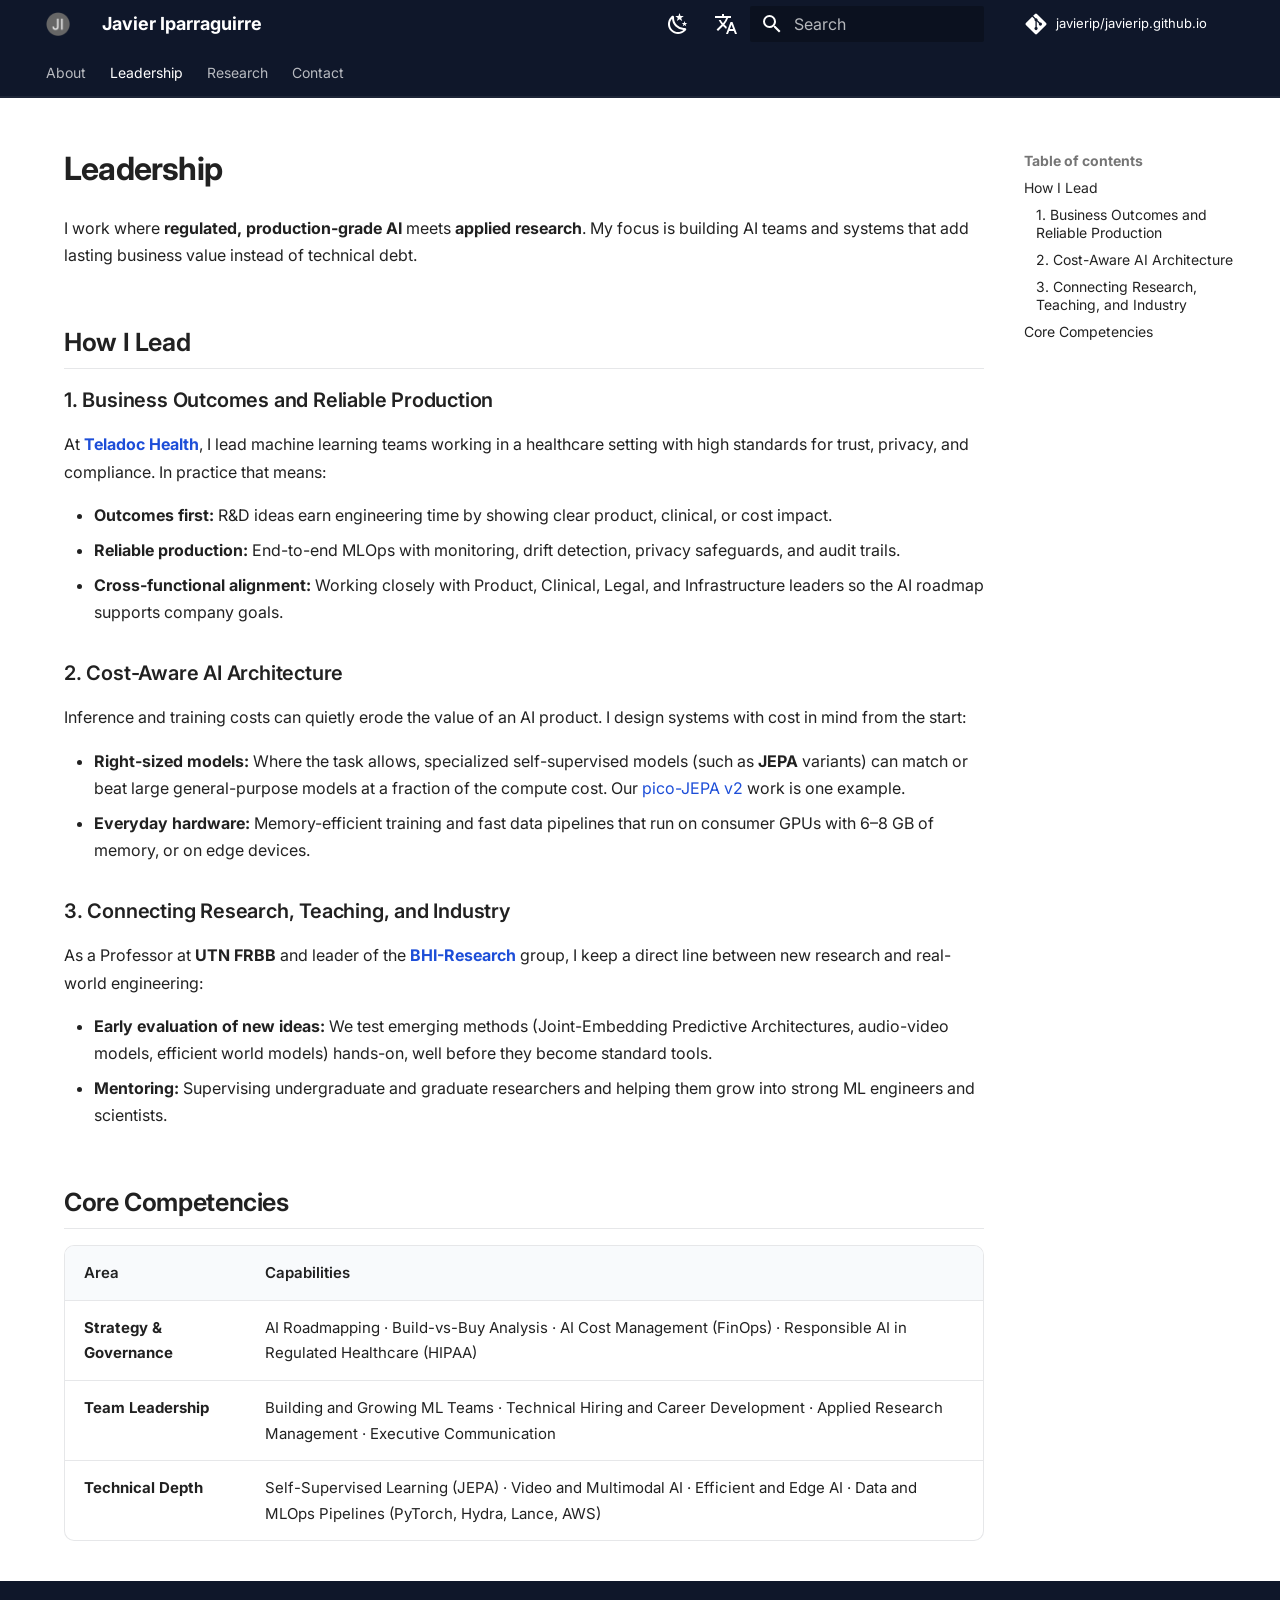
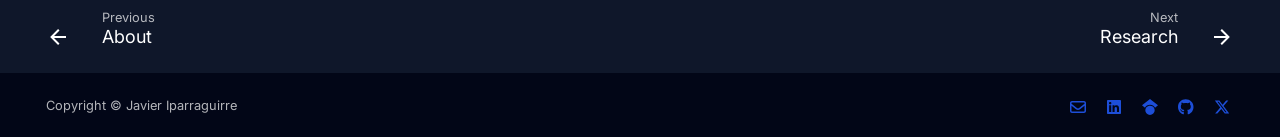
<file: leadership/index.html>
<!doctype html>
<html lang="en" class="no-js">
  <head>
    
      <meta charset="utf-8">
      <meta name="viewport" content="width=device-width,initial-scale=1">
      
        <meta name="description" content="Director of Machine Learning at Teladoc Health, Professor at UTN FRBB, and researcher in efficient, self-supervised video models (JEPA). Fulbright Scholar.">
      
      
        <meta name="author" content="Javier Iparraguirre">
      
      
        <link rel="canonical" href="https://javierip.github.io/leadership/">
      
      
        <link rel="prev" href="..">
      
      
        <link rel="next" href="../research/">
      
      
      <link rel="icon" href="../images/favicon.ico">
      <meta name="generator" content="mkdocs-1.6.1, mkdocs-material-9.5.44">
    
    
      
        <title>Leadership - Javier Iparraguirre</title>
      
    
    
      <link rel="stylesheet" href="../assets/stylesheets/main.0253249f.min.css">
      
        
        <link rel="stylesheet" href="../assets/stylesheets/palette.06af60db.min.css">
      
      


    
    
      
    
    
      
        
        
        <link rel="preconnect" href="https://fonts.gstatic.com" crossorigin>
        <link rel="stylesheet" href="https://fonts.googleapis.com/css?family=Inter:300,300i,400,400i,700,700i%7CJetBrains+Mono:400,400i,700,700i&display=fallback">
        <style>:root{--md-text-font:"Inter";--md-code-font:"JetBrains Mono"}</style>
      
    
    
      <link rel="stylesheet" href="../stylesheets/extra.css">
    
    <script>__md_scope=new URL("..",location),__md_hash=e=>[...e].reduce(((e,_)=>(e<<5)-e+_.charCodeAt(0)),0),__md_get=(e,_=localStorage,t=__md_scope)=>JSON.parse(_.getItem(t.pathname+"."+e)),__md_set=(e,_,t=localStorage,a=__md_scope)=>{try{t.setItem(a.pathname+"."+e,JSON.stringify(_))}catch(e){}}</script>
    
      
  


  
  

<script id="__analytics">function __md_analytics(){function e(){dataLayer.push(arguments)}window.dataLayer=window.dataLayer||[],e("js",new Date),e("config","G-8ZT4TE5E92"),document.addEventListener("DOMContentLoaded",(function(){document.forms.search&&document.forms.search.query.addEventListener("blur",(function(){this.value&&e("event","search",{search_term:this.value})}));document$.subscribe((function(){var t=document.forms.feedback;if(void 0!==t)for(var a of t.querySelectorAll("[type=submit]"))a.addEventListener("click",(function(a){a.preventDefault();var n=document.location.pathname,d=this.getAttribute("data-md-value");e("event","feedback",{page:n,data:d}),t.firstElementChild.disabled=!0;var r=t.querySelector(".md-feedback__note [data-md-value='"+d+"']");r&&(r.hidden=!1)})),t.hidden=!1})),location$.subscribe((function(t){e("config","G-8ZT4TE5E92",{page_path:t.pathname})}))}));var t=document.createElement("script");t.async=!0,t.src="https://www.googletagmanager.com/gtag/js?id=G-8ZT4TE5E92",document.getElementById("__analytics").insertAdjacentElement("afterEnd",t)}</script>
  
    <script>"undefined"!=typeof __md_analytics&&__md_analytics()</script>
  

    
    
    
  </head>
  
  
    
    
      
    
    
    
    
    <body dir="ltr" data-md-color-scheme="default" data-md-color-primary="custom" data-md-color-accent="custom">
  
    
    <input class="md-toggle" data-md-toggle="drawer" type="checkbox" id="__drawer" autocomplete="off">
    <input class="md-toggle" data-md-toggle="search" type="checkbox" id="__search" autocomplete="off">
    <label class="md-overlay" for="__drawer"></label>
    <div data-md-component="skip">
      
        
        <a href="#leadership" class="md-skip">
          Skip to content
        </a>
      
    </div>
    <div data-md-component="announce">
      
    </div>
    
    
      

  

<header class="md-header md-header--shadow md-header--lifted" data-md-component="header">
  <nav class="md-header__inner md-grid" aria-label="Header">
    <a href=".." title="Javier Iparraguirre" class="md-header__button md-logo" aria-label="Javier Iparraguirre" data-md-component="logo">
      
  <img src="../images/logo.png" alt="logo">

    </a>
    <label class="md-header__button md-icon" for="__drawer">
      
      <svg xmlns="http://www.w3.org/2000/svg" viewBox="0 0 24 24"><path d="M3 6h18v2H3zm0 5h18v2H3zm0 5h18v2H3z"/></svg>
    </label>
    <div class="md-header__title" data-md-component="header-title">
      <div class="md-header__ellipsis">
        <div class="md-header__topic">
          <span class="md-ellipsis">
            Javier Iparraguirre
          </span>
        </div>
        <div class="md-header__topic" data-md-component="header-topic">
          <span class="md-ellipsis">
            
              Leadership
            
          </span>
        </div>
      </div>
    </div>
    
      
        <form class="md-header__option" data-md-component="palette">
  
    
    
    
    <input class="md-option" data-md-color-media="" data-md-color-scheme="default" data-md-color-primary="custom" data-md-color-accent="custom"  aria-label="Switch to dark mode"  type="radio" name="__palette" id="__palette_0">
    
      <label class="md-header__button md-icon" title="Switch to dark mode" for="__palette_1" hidden>
        <svg xmlns="http://www.w3.org/2000/svg" viewBox="0 0 24 24"><path d="m17.75 4.09-2.53 1.94.91 3.06-2.63-1.81-2.63 1.81.91-3.06-2.53-1.94L12.44 4l1.06-3 1.06 3zm3.5 6.91-1.64 1.25.59 1.98-1.7-1.17-1.7 1.17.59-1.98L15.75 11l2.06-.05L18.5 9l.69 1.95zm-2.28 4.95c.83-.08 1.72 1.1 1.19 1.85-.32.45-.66.87-1.08 1.27C15.17 23 8.84 23 4.94 19.07c-3.91-3.9-3.91-10.24 0-14.14.4-.4.82-.76 1.27-1.08.75-.53 1.93.36 1.85 1.19-.27 2.86.69 5.83 2.89 8.02a9.96 9.96 0 0 0 8.02 2.89m-1.64 2.02a12.08 12.08 0 0 1-7.8-3.47c-2.17-2.19-3.33-5-3.49-7.82-2.81 3.14-2.7 7.96.31 10.98 3.02 3.01 7.84 3.12 10.98.31"/></svg>
      </label>
    
  
    
    
    
    <input class="md-option" data-md-color-media="" data-md-color-scheme="slate" data-md-color-primary="custom" data-md-color-accent="custom"  aria-label="Switch to light mode"  type="radio" name="__palette" id="__palette_1">
    
      <label class="md-header__button md-icon" title="Switch to light mode" for="__palette_0" hidden>
        <svg xmlns="http://www.w3.org/2000/svg" viewBox="0 0 24 24"><path d="M12 7a5 5 0 0 1 5 5 5 5 0 0 1-5 5 5 5 0 0 1-5-5 5 5 0 0 1 5-5m0 2a3 3 0 0 0-3 3 3 3 0 0 0 3 3 3 3 0 0 0 3-3 3 3 0 0 0-3-3m0-7 2.39 3.42C13.65 5.15 12.84 5 12 5s-1.65.15-2.39.42zM3.34 7l4.16-.35A7.2 7.2 0 0 0 5.94 8.5c-.44.74-.69 1.5-.83 2.29zm.02 10 1.76-3.77a7.131 7.131 0 0 0 2.38 4.14zM20.65 7l-1.77 3.79a7.02 7.02 0 0 0-2.38-4.15zm-.01 10-4.14.36c.59-.51 1.12-1.14 1.54-1.86.42-.73.69-1.5.83-2.29zM12 22l-2.41-3.44c.74.27 1.55.44 2.41.44.82 0 1.63-.17 2.37-.44z"/></svg>
      </label>
    
  
</form>
      
    
    
      <script>var palette=__md_get("__palette");if(palette&&palette.color){if("(prefers-color-scheme)"===palette.color.media){var media=matchMedia("(prefers-color-scheme: light)"),input=document.querySelector(media.matches?"[data-md-color-media='(prefers-color-scheme: light)']":"[data-md-color-media='(prefers-color-scheme: dark)']");palette.color.media=input.getAttribute("data-md-color-media"),palette.color.scheme=input.getAttribute("data-md-color-scheme"),palette.color.primary=input.getAttribute("data-md-color-primary"),palette.color.accent=input.getAttribute("data-md-color-accent")}for(var[key,value]of Object.entries(palette.color))document.body.setAttribute("data-md-color-"+key,value)}</script>
    
    
      <div class="md-header__option">
  <div class="md-select">
    
    <button class="md-header__button md-icon" aria-label="Select language">
      <svg xmlns="http://www.w3.org/2000/svg" viewBox="0 0 24 24"><path d="m12.87 15.07-2.54-2.51.03-.03A17.5 17.5 0 0 0 14.07 6H17V4h-7V2H8v2H1v2h11.17C11.5 7.92 10.44 9.75 9 11.35 8.07 10.32 7.3 9.19 6.69 8h-2c.73 1.63 1.73 3.17 2.98 4.56l-5.09 5.02L4 19l5-5 3.11 3.11zM18.5 10h-2L12 22h2l1.12-3h4.75L21 22h2zm-2.62 7 1.62-4.33L19.12 17z"/></svg>
    </button>
    <div class="md-select__inner">
      <ul class="md-select__list">
        
          <li class="md-select__item">
            <a href="./" hreflang="en" class="md-select__link">
              English
            </a>
          </li>
        
          <li class="md-select__item">
            <a href="../es/leadership/" hreflang="es" class="md-select__link">
              Español
            </a>
          </li>
        
      </ul>
    </div>
  </div>
</div>
    
    
      <label class="md-header__button md-icon" for="__search">
        
        <svg xmlns="http://www.w3.org/2000/svg" viewBox="0 0 24 24"><path d="M9.5 3A6.5 6.5 0 0 1 16 9.5c0 1.61-.59 3.09-1.56 4.23l.27.27h.79l5 5-1.5 1.5-5-5v-.79l-.27-.27A6.52 6.52 0 0 1 9.5 16 6.5 6.5 0 0 1 3 9.5 6.5 6.5 0 0 1 9.5 3m0 2C7 5 5 7 5 9.5S7 14 9.5 14 14 12 14 9.5 12 5 9.5 5"/></svg>
      </label>
      <div class="md-search" data-md-component="search" role="dialog">
  <label class="md-search__overlay" for="__search"></label>
  <div class="md-search__inner" role="search">
    <form class="md-search__form" name="search">
      <input type="text" class="md-search__input" name="query" aria-label="Search" placeholder="Search" autocapitalize="off" autocorrect="off" autocomplete="off" spellcheck="false" data-md-component="search-query" required>
      <label class="md-search__icon md-icon" for="__search">
        
        <svg xmlns="http://www.w3.org/2000/svg" viewBox="0 0 24 24"><path d="M9.5 3A6.5 6.5 0 0 1 16 9.5c0 1.61-.59 3.09-1.56 4.23l.27.27h.79l5 5-1.5 1.5-5-5v-.79l-.27-.27A6.52 6.52 0 0 1 9.5 16 6.5 6.5 0 0 1 3 9.5 6.5 6.5 0 0 1 9.5 3m0 2C7 5 5 7 5 9.5S7 14 9.5 14 14 12 14 9.5 12 5 9.5 5"/></svg>
        
        <svg xmlns="http://www.w3.org/2000/svg" viewBox="0 0 24 24"><path d="M20 11v2H8l5.5 5.5-1.42 1.42L4.16 12l7.92-7.92L13.5 5.5 8 11z"/></svg>
      </label>
      <nav class="md-search__options" aria-label="Search">
        
        <button type="reset" class="md-search__icon md-icon" title="Clear" aria-label="Clear" tabindex="-1">
          
          <svg xmlns="http://www.w3.org/2000/svg" viewBox="0 0 24 24"><path d="M19 6.41 17.59 5 12 10.59 6.41 5 5 6.41 10.59 12 5 17.59 6.41 19 12 13.41 17.59 19 19 17.59 13.41 12z"/></svg>
        </button>
      </nav>
      
        <div class="md-search__suggest" data-md-component="search-suggest"></div>
      
    </form>
    <div class="md-search__output">
      <div class="md-search__scrollwrap" tabindex="0" data-md-scrollfix>
        <div class="md-search-result" data-md-component="search-result">
          <div class="md-search-result__meta">
            Initializing search
          </div>
          <ol class="md-search-result__list" role="presentation"></ol>
        </div>
      </div>
    </div>
  </div>
</div>
    
    
      <div class="md-header__source">
        <a href="https://github.com/javierip/javierip.github.io" title="Go to repository" class="md-source" data-md-component="source">
  <div class="md-source__icon md-icon">
    
    <svg xmlns="http://www.w3.org/2000/svg" viewBox="0 0 448 512"><!--! Font Awesome Free 6.6.0 by @fontawesome - https://fontawesome.com License - https://fontawesome.com/license/free (Icons: CC BY 4.0, Fonts: SIL OFL 1.1, Code: MIT License) Copyright 2024 Fonticons, Inc.--><path d="M439.55 236.05 244 40.45a28.87 28.87 0 0 0-40.81 0l-40.66 40.63 51.52 51.52c27.06-9.14 52.68 16.77 43.39 43.68l49.66 49.66c34.23-11.8 61.18 31 35.47 56.69-26.49 26.49-70.21-2.87-56-37.34L240.22 199v121.85c25.3 12.54 22.26 41.85 9.08 55a34.34 34.34 0 0 1-48.55 0c-17.57-17.6-11.07-46.91 11.25-56v-123c-20.8-8.51-24.6-30.74-18.64-45L142.57 101 8.45 235.14a28.86 28.86 0 0 0 0 40.81l195.61 195.6a28.86 28.86 0 0 0 40.8 0l194.69-194.69a28.86 28.86 0 0 0 0-40.81"/></svg>
  </div>
  <div class="md-source__repository">
    javierip/javierip.github.io
  </div>
</a>
      </div>
    
  </nav>
  
    
      
<nav class="md-tabs" aria-label="Tabs" data-md-component="tabs">
  <div class="md-grid">
    <ul class="md-tabs__list">
      
        
  
  
  
    <li class="md-tabs__item">
      <a href=".." class="md-tabs__link">
        
  
    
  
  About

      </a>
    </li>
  

      
        
  
  
    
  
  
    <li class="md-tabs__item md-tabs__item--active">
      <a href="./" class="md-tabs__link">
        
  
    
  
  Leadership

      </a>
    </li>
  

      
        
  
  
  
    <li class="md-tabs__item">
      <a href="../research/" class="md-tabs__link">
        
  
    
  
  Research

      </a>
    </li>
  

      
        
  
  
  
    <li class="md-tabs__item">
      <a href="../contact/" class="md-tabs__link">
        
  
    
  
  Contact

      </a>
    </li>
  

      
    </ul>
  </div>
</nav>
    
  
</header>
    
    <div class="md-container" data-md-component="container">
      
      
        
      
      <main class="md-main" data-md-component="main">
        <div class="md-main__inner md-grid">
          
            
              
                
              
              <div class="md-sidebar md-sidebar--primary" data-md-component="sidebar" data-md-type="navigation" hidden>
                <div class="md-sidebar__scrollwrap">
                  <div class="md-sidebar__inner">
                    


  


<nav class="md-nav md-nav--primary md-nav--lifted" aria-label="Navigation" data-md-level="0">
  <label class="md-nav__title" for="__drawer">
    <a href=".." title="Javier Iparraguirre" class="md-nav__button md-logo" aria-label="Javier Iparraguirre" data-md-component="logo">
      
  <img src="../images/logo.png" alt="logo">

    </a>
    Javier Iparraguirre
  </label>
  
    <div class="md-nav__source">
      <a href="https://github.com/javierip/javierip.github.io" title="Go to repository" class="md-source" data-md-component="source">
  <div class="md-source__icon md-icon">
    
    <svg xmlns="http://www.w3.org/2000/svg" viewBox="0 0 448 512"><!--! Font Awesome Free 6.6.0 by @fontawesome - https://fontawesome.com License - https://fontawesome.com/license/free (Icons: CC BY 4.0, Fonts: SIL OFL 1.1, Code: MIT License) Copyright 2024 Fonticons, Inc.--><path d="M439.55 236.05 244 40.45a28.87 28.87 0 0 0-40.81 0l-40.66 40.63 51.52 51.52c27.06-9.14 52.68 16.77 43.39 43.68l49.66 49.66c34.23-11.8 61.18 31 35.47 56.69-26.49 26.49-70.21-2.87-56-37.34L240.22 199v121.85c25.3 12.54 22.26 41.85 9.08 55a34.34 34.34 0 0 1-48.55 0c-17.57-17.6-11.07-46.91 11.25-56v-123c-20.8-8.51-24.6-30.74-18.64-45L142.57 101 8.45 235.14a28.86 28.86 0 0 0 0 40.81l195.61 195.6a28.86 28.86 0 0 0 40.8 0l194.69-194.69a28.86 28.86 0 0 0 0-40.81"/></svg>
  </div>
  <div class="md-source__repository">
    javierip/javierip.github.io
  </div>
</a>
    </div>
  
  <ul class="md-nav__list" data-md-scrollfix>
    
      
      
  
  
  
  
    <li class="md-nav__item">
      <a href=".." class="md-nav__link">
        
  
  <span class="md-ellipsis">
    About
  </span>
  

      </a>
    </li>
  

    
      
      
  
  
    
  
  
  
    <li class="md-nav__item md-nav__item--active">
      
      <input class="md-nav__toggle md-toggle" type="checkbox" id="__toc">
      
      
        
      
      
        <label class="md-nav__link md-nav__link--active" for="__toc">
          
  
  <span class="md-ellipsis">
    Leadership
  </span>
  

          <span class="md-nav__icon md-icon"></span>
        </label>
      
      <a href="./" class="md-nav__link md-nav__link--active">
        
  
  <span class="md-ellipsis">
    Leadership
  </span>
  

      </a>
      
        

<nav class="md-nav md-nav--secondary" aria-label="Table of contents">
  
  
  
    
  
  
    <label class="md-nav__title" for="__toc">
      <span class="md-nav__icon md-icon"></span>
      Table of contents
    </label>
    <ul class="md-nav__list" data-md-component="toc" data-md-scrollfix>
      
        <li class="md-nav__item">
  <a href="#how-i-lead" class="md-nav__link">
    <span class="md-ellipsis">
      How I Lead
    </span>
  </a>
  
    <nav class="md-nav" aria-label="How I Lead">
      <ul class="md-nav__list">
        
          <li class="md-nav__item">
  <a href="#1-business-outcomes-and-reliable-production" class="md-nav__link">
    <span class="md-ellipsis">
      1. Business Outcomes and Reliable Production
    </span>
  </a>
  
</li>
        
          <li class="md-nav__item">
  <a href="#2-cost-aware-ai-architecture" class="md-nav__link">
    <span class="md-ellipsis">
      2. Cost-Aware AI Architecture
    </span>
  </a>
  
</li>
        
          <li class="md-nav__item">
  <a href="#3-connecting-research-teaching-and-industry" class="md-nav__link">
    <span class="md-ellipsis">
      3. Connecting Research, Teaching, and Industry
    </span>
  </a>
  
</li>
        
      </ul>
    </nav>
  
</li>
      
        <li class="md-nav__item">
  <a href="#core-competencies" class="md-nav__link">
    <span class="md-ellipsis">
      Core Competencies
    </span>
  </a>
  
</li>
      
    </ul>
  
</nav>
      
    </li>
  

    
      
      
  
  
  
  
    <li class="md-nav__item">
      <a href="../research/" class="md-nav__link">
        
  
  <span class="md-ellipsis">
    Research
  </span>
  

      </a>
    </li>
  

    
      
      
  
  
  
  
    <li class="md-nav__item">
      <a href="../contact/" class="md-nav__link">
        
  
  <span class="md-ellipsis">
    Contact
  </span>
  

      </a>
    </li>
  

    
  </ul>
</nav>
                  </div>
                </div>
              </div>
            
            
              
                
              
              <div class="md-sidebar md-sidebar--secondary" data-md-component="sidebar" data-md-type="toc" >
                <div class="md-sidebar__scrollwrap">
                  <div class="md-sidebar__inner">
                    

<nav class="md-nav md-nav--secondary" aria-label="Table of contents">
  
  
  
    
  
  
    <label class="md-nav__title" for="__toc">
      <span class="md-nav__icon md-icon"></span>
      Table of contents
    </label>
    <ul class="md-nav__list" data-md-component="toc" data-md-scrollfix>
      
        <li class="md-nav__item">
  <a href="#how-i-lead" class="md-nav__link">
    <span class="md-ellipsis">
      How I Lead
    </span>
  </a>
  
    <nav class="md-nav" aria-label="How I Lead">
      <ul class="md-nav__list">
        
          <li class="md-nav__item">
  <a href="#1-business-outcomes-and-reliable-production" class="md-nav__link">
    <span class="md-ellipsis">
      1. Business Outcomes and Reliable Production
    </span>
  </a>
  
</li>
        
          <li class="md-nav__item">
  <a href="#2-cost-aware-ai-architecture" class="md-nav__link">
    <span class="md-ellipsis">
      2. Cost-Aware AI Architecture
    </span>
  </a>
  
</li>
        
          <li class="md-nav__item">
  <a href="#3-connecting-research-teaching-and-industry" class="md-nav__link">
    <span class="md-ellipsis">
      3. Connecting Research, Teaching, and Industry
    </span>
  </a>
  
</li>
        
      </ul>
    </nav>
  
</li>
      
        <li class="md-nav__item">
  <a href="#core-competencies" class="md-nav__link">
    <span class="md-ellipsis">
      Core Competencies
    </span>
  </a>
  
</li>
      
    </ul>
  
</nav>
                  </div>
                </div>
              </div>
            
          
          
            <div class="md-content" data-md-component="content">
              <article class="md-content__inner md-typeset">
                
                  

  
  


<h1 id="leadership">Leadership<a class="headerlink" href="#leadership" title="Permanent link">&para;</a></h1>
<p>I work where <strong>regulated, production-grade AI</strong> meets <strong>applied research</strong>. My focus is building AI teams and systems that add lasting business value instead of technical debt.</p>
<h2 id="how-i-lead">How I Lead<a class="headerlink" href="#how-i-lead" title="Permanent link">&para;</a></h2>
<h3 id="1-business-outcomes-and-reliable-production">1. Business Outcomes and Reliable Production<a class="headerlink" href="#1-business-outcomes-and-reliable-production" title="Permanent link">&para;</a></h3>
<p>At <strong><a href="https://www.teladochealth.com/" target="_blank">Teladoc Health</a></strong>, I lead machine learning teams working in a healthcare setting with high standards for trust, privacy, and compliance. In practice that means:</p>
<ul>
<li><strong>Outcomes first:</strong> R&amp;D ideas earn engineering time by showing clear product, clinical, or cost impact.</li>
<li><strong>Reliable production:</strong> End-to-end MLOps with monitoring, drift detection, privacy safeguards, and audit trails.</li>
<li><strong>Cross-functional alignment:</strong> Working closely with Product, Clinical, Legal, and Infrastructure leaders so the AI roadmap supports company goals.</li>
</ul>
<h3 id="2-cost-aware-ai-architecture">2. Cost-Aware AI Architecture<a class="headerlink" href="#2-cost-aware-ai-architecture" title="Permanent link">&para;</a></h3>
<p>Inference and training costs can quietly erode the value of an AI product. I design systems with cost in mind from the start:</p>
<ul>
<li><strong>Right-sized models:</strong> Where the task allows, specialized self-supervised models (such as <strong>JEPA</strong> variants) can match or beat large general-purpose models at a fraction of the compute cost. Our <a href="https://bhi-research.github.io/pico-jepa-v2/" target="_blank">pico-JEPA v2</a> work is one example.</li>
<li><strong>Everyday hardware:</strong> Memory-efficient training and fast data pipelines that run on consumer GPUs with 6–8 GB of memory, or on edge devices.</li>
</ul>
<h3 id="3-connecting-research-teaching-and-industry">3. Connecting Research, Teaching, and Industry<a class="headerlink" href="#3-connecting-research-teaching-and-industry" title="Permanent link">&para;</a></h3>
<p>As a Professor at <strong>UTN FRBB</strong> and leader of the <strong><a href="https://bhi-research.github.io/" target="_blank">BHI-Research</a></strong> group, I keep a direct line between new research and real-world engineering:</p>
<ul>
<li><strong>Early evaluation of new ideas:</strong> We test emerging methods (Joint-Embedding Predictive Architectures, audio-video models, efficient world models) hands-on, well before they become standard tools.</li>
<li><strong>Mentoring:</strong> Supervising undergraduate and graduate researchers and helping them grow into strong ML engineers and scientists.</li>
</ul>
<h2 id="core-competencies">Core Competencies<a class="headerlink" href="#core-competencies" title="Permanent link">&para;</a></h2>
<table>
<thead>
<tr>
<th style="text-align: left;">Area</th>
<th style="text-align: left;">Capabilities</th>
</tr>
</thead>
<tbody>
<tr>
<td style="text-align: left;"><strong>Strategy &amp; Governance</strong></td>
<td style="text-align: left;">AI Roadmapping · Build-vs-Buy Analysis · AI Cost Management (FinOps) · Responsible AI in Regulated Healthcare (HIPAA)</td>
</tr>
<tr>
<td style="text-align: left;"><strong>Team Leadership</strong></td>
<td style="text-align: left;">Building and Growing ML Teams · Technical Hiring and Career Development · Applied Research Management · Executive Communication</td>
</tr>
<tr>
<td style="text-align: left;"><strong>Technical Depth</strong></td>
<td style="text-align: left;">Self-Supervised Learning (JEPA) · Video and Multimodal AI · Efficient and Edge AI · Data and MLOps Pipelines (PyTorch, Hydra, Lance, AWS)</td>
</tr>
</tbody>
</table>







  
  



  


  



                
              </article>
            </div>
          
          
<script>var target=document.getElementById(location.hash.slice(1));target&&target.name&&(target.checked=target.name.startsWith("__tabbed_"))</script>
        </div>
        
          <button type="button" class="md-top md-icon" data-md-component="top" hidden>
  
  <svg xmlns="http://www.w3.org/2000/svg" viewBox="0 0 24 24"><path d="M13 20h-2V8l-5.5 5.5-1.42-1.42L12 4.16l7.92 7.92-1.42 1.42L13 8z"/></svg>
  Back to top
</button>
        
      </main>
      
        <footer class="md-footer">
  
    
      
        
      
      <nav class="md-footer__inner md-grid" aria-label="Footer" >
        
          
          <a href=".." class="md-footer__link md-footer__link--prev" aria-label="Previous: About">
            <div class="md-footer__button md-icon">
              
              <svg xmlns="http://www.w3.org/2000/svg" viewBox="0 0 24 24"><path d="M20 11v2H8l5.5 5.5-1.42 1.42L4.16 12l7.92-7.92L13.5 5.5 8 11z"/></svg>
            </div>
            <div class="md-footer__title">
              <span class="md-footer__direction">
                Previous
              </span>
              <div class="md-ellipsis">
                About
              </div>
            </div>
          </a>
        
        
          
          <a href="../research/" class="md-footer__link md-footer__link--next" aria-label="Next: Research">
            <div class="md-footer__title">
              <span class="md-footer__direction">
                Next
              </span>
              <div class="md-ellipsis">
                Research
              </div>
            </div>
            <div class="md-footer__button md-icon">
              
              <svg xmlns="http://www.w3.org/2000/svg" viewBox="0 0 24 24"><path d="M4 11v2h12l-5.5 5.5 1.42 1.42L19.84 12l-7.92-7.92L10.5 5.5 16 11z"/></svg>
            </div>
          </a>
        
      </nav>
    
  
  <div class="md-footer-meta md-typeset">
    <div class="md-footer-meta__inner md-grid">
      <div class="md-copyright">
  
    <div class="md-copyright__highlight">
      Copyright &copy; Javier Iparraguirre
    </div>
  
  
</div>
      
        <div class="md-social">
  
    
    
    
    
    <a href="mailto:j.iparraguirre@computer.org" target="_blank" rel="noopener" title="Email Javier" class="md-social__link">
      <svg xmlns="http://www.w3.org/2000/svg" viewBox="0 0 512 512"><!--! Font Awesome Free 6.6.0 by @fontawesome - https://fontawesome.com License - https://fontawesome.com/license/free (Icons: CC BY 4.0, Fonts: SIL OFL 1.1, Code: MIT License) Copyright 2024 Fonticons, Inc.--><path d="M64 112c-8.8 0-16 7.2-16 16v22.1l172.5 141.6c20.7 17 50.4 17 71.1 0L464 150.1V128c0-8.8-7.2-16-16-16zM48 212.2V384c0 8.8 7.2 16 16 16h384c8.8 0 16-7.2 16-16V212.2L322 328.8c-38.4 31.5-93.7 31.5-132 0zM0 128c0-35.3 28.7-64 64-64h384c35.3 0 64 28.7 64 64v256c0 35.3-28.7 64-64 64H64c-35.3 0-64-28.7-64-64z"/></svg>
    </a>
  
    
    
    
    
    <a href="https://www.linkedin.com/in/jiparraguirre/" target="_blank" rel="noopener" title="Javier on LinkedIn" class="md-social__link">
      <svg xmlns="http://www.w3.org/2000/svg" viewBox="0 0 448 512"><!--! Font Awesome Free 6.6.0 by @fontawesome - https://fontawesome.com License - https://fontawesome.com/license/free (Icons: CC BY 4.0, Fonts: SIL OFL 1.1, Code: MIT License) Copyright 2024 Fonticons, Inc.--><path d="M416 32H31.9C14.3 32 0 46.5 0 64.3v383.4C0 465.5 14.3 480 31.9 480H416c17.6 0 32-14.5 32-32.3V64.3c0-17.8-14.4-32.3-32-32.3M135.4 416H69V202.2h66.5V416zm-33.2-243c-21.3 0-38.5-17.3-38.5-38.5S80.9 96 102.2 96c21.2 0 38.5 17.3 38.5 38.5 0 21.3-17.2 38.5-38.5 38.5m282.1 243h-66.4V312c0-24.8-.5-56.7-34.5-56.7-34.6 0-39.9 27-39.9 54.9V416h-66.4V202.2h63.7v29.2h.9c8.9-16.8 30.6-34.5 62.9-34.5 67.2 0 79.7 44.3 79.7 101.9z"/></svg>
    </a>
  
    
    
    
    
    <a href="https://scholar.google.com/citations?user=PNNFrAQAAAAJ&hl=en&view_op=list_works&sortby=pubdate" target="_blank" rel="noopener" title="Javier on Google Scholar" class="md-social__link">
      <svg xmlns="http://www.w3.org/2000/svg" viewBox="0 0 512 512"><!--! Font Awesome Free 6.6.0 by @fontawesome - https://fontawesome.com License - https://fontawesome.com/license/free (Icons: CC BY 4.0, Fonts: SIL OFL 1.1, Code: MIT License) Copyright 2024 Fonticons, Inc.--><path d="M390.9 298.5s0 .1.1.1c9.2 19.4 14.4 41.1 14.4 64C405.3 445.1 338.5 512 256 512s-149.3-66.9-149.3-149.3c0-22.9 5.2-44.6 14.4-64 1.7-3.6 3.6-7.2 5.6-10.7q6.6-11.4 15-21.3c27.4-32.6 68.5-53.3 114.4-53.3 33.6 0 64.6 11.1 89.6 29.9 9.1 6.9 17.4 14.7 24.8 23.5 5.6 6.6 10.6 13.8 15 21.3 2 3.4 3.8 7 5.5 10.5zm26.4-18.8c-30.1-58.4-91-98.4-161.3-98.4s-131.2 40-161.3 98.4L0 202.7 256 0l256 202.7-94.7 77.1z"/></svg>
    </a>
  
    
    
    
    
    <a href="https://github.com/javierip" target="_blank" rel="noopener" title="Javier on GitHub" class="md-social__link">
      <svg xmlns="http://www.w3.org/2000/svg" viewBox="0 0 496 512"><!--! Font Awesome Free 6.6.0 by @fontawesome - https://fontawesome.com License - https://fontawesome.com/license/free (Icons: CC BY 4.0, Fonts: SIL OFL 1.1, Code: MIT License) Copyright 2024 Fonticons, Inc.--><path d="M165.9 397.4c0 2-2.3 3.6-5.2 3.6-3.3.3-5.6-1.3-5.6-3.6 0-2 2.3-3.6 5.2-3.6 3-.3 5.6 1.3 5.6 3.6m-31.1-4.5c-.7 2 1.3 4.3 4.3 4.9 2.6 1 5.6 0 6.2-2s-1.3-4.3-4.3-5.2c-2.6-.7-5.5.3-6.2 2.3m44.2-1.7c-2.9.7-4.9 2.6-4.6 4.9.3 2 2.9 3.3 5.9 2.6 2.9-.7 4.9-2.6 4.6-4.6-.3-1.9-3-3.2-5.9-2.9M244.8 8C106.1 8 0 113.3 0 252c0 110.9 69.8 205.8 169.5 239.2 12.8 2.3 17.3-5.6 17.3-12.1 0-6.2-.3-40.4-.3-61.4 0 0-70 15-84.7-29.8 0 0-11.4-29.1-27.8-36.6 0 0-22.9-15.7 1.6-15.4 0 0 24.9 2 38.6 25.8 21.9 38.6 58.6 27.5 72.9 20.9 2.3-16 8.8-27.1 16-33.7-55.9-6.2-112.3-14.3-112.3-110.5 0-27.5 7.6-41.3 23.6-58.9-2.6-6.5-11.1-33.3 2.6-67.9 20.9-6.5 69 27 69 27 20-5.6 41.5-8.5 62.8-8.5s42.8 2.9 62.8 8.5c0 0 48.1-33.6 69-27 13.7 34.7 5.2 61.4 2.6 67.9 16 17.7 25.8 31.5 25.8 58.9 0 96.5-58.9 104.2-114.8 110.5 9.2 7.9 17 22.9 17 46.4 0 33.7-.3 75.4-.3 83.6 0 6.5 4.6 14.4 17.3 12.1C428.2 457.8 496 362.9 496 252 496 113.3 383.5 8 244.8 8M97.2 352.9c-1.3 1-1 3.3.7 5.2 1.6 1.6 3.9 2.3 5.2 1 1.3-1 1-3.3-.7-5.2-1.6-1.6-3.9-2.3-5.2-1m-10.8-8.1c-.7 1.3.3 2.9 2.3 3.9 1.6 1 3.6.7 4.3-.7.7-1.3-.3-2.9-2.3-3.9-2-.6-3.6-.3-4.3.7m32.4 35.6c-1.6 1.3-1 4.3 1.3 6.2 2.3 2.3 5.2 2.6 6.5 1 1.3-1.3.7-4.3-1.3-6.2-2.2-2.3-5.2-2.6-6.5-1m-11.4-14.7c-1.6 1-1.6 3.6 0 5.9s4.3 3.3 5.6 2.3c1.6-1.3 1.6-3.9 0-6.2-1.4-2.3-4-3.3-5.6-2"/></svg>
    </a>
  
    
    
    
    
    <a href="https://x.com/javieripa" target="_blank" rel="noopener" title="Javier on X" class="md-social__link">
      <svg xmlns="http://www.w3.org/2000/svg" viewBox="0 0 512 512"><!--! Font Awesome Free 6.6.0 by @fontawesome - https://fontawesome.com License - https://fontawesome.com/license/free (Icons: CC BY 4.0, Fonts: SIL OFL 1.1, Code: MIT License) Copyright 2024 Fonticons, Inc.--><path d="M389.2 48h70.6L305.6 224.2 487 464H345L233.7 318.6 106.5 464H35.8l164.9-188.5L26.8 48h145.6l100.5 132.9zm-24.8 373.8h39.1L151.1 88h-42z"/></svg>
    </a>
  
</div>
      
    </div>
  </div>
</footer>
      
    </div>
    <div class="md-dialog" data-md-component="dialog">
      <div class="md-dialog__inner md-typeset"></div>
    </div>
    
    
    <script id="__config" type="application/json">{"base": "..", "features": ["navigation.tabs", "navigation.tabs.sticky", "navigation.footer", "navigation.top", "toc.follow", "search.suggest", "search.highlight"], "search": "../assets/javascripts/workers/search.6ce7567c.min.js", "translations": {"clipboard.copied": "Copied to clipboard", "clipboard.copy": "Copy to clipboard", "search.result.more.one": "1 more on this page", "search.result.more.other": "# more on this page", "search.result.none": "No matching documents", "search.result.one": "1 matching document", "search.result.other": "# matching documents", "search.result.placeholder": "Type to start searching", "search.result.term.missing": "Missing", "select.version": "Select version"}}</script>
    
    
      <script src="../assets/javascripts/bundle.83f73b43.min.js"></script>
      
    
  </body>
</html>
</file>
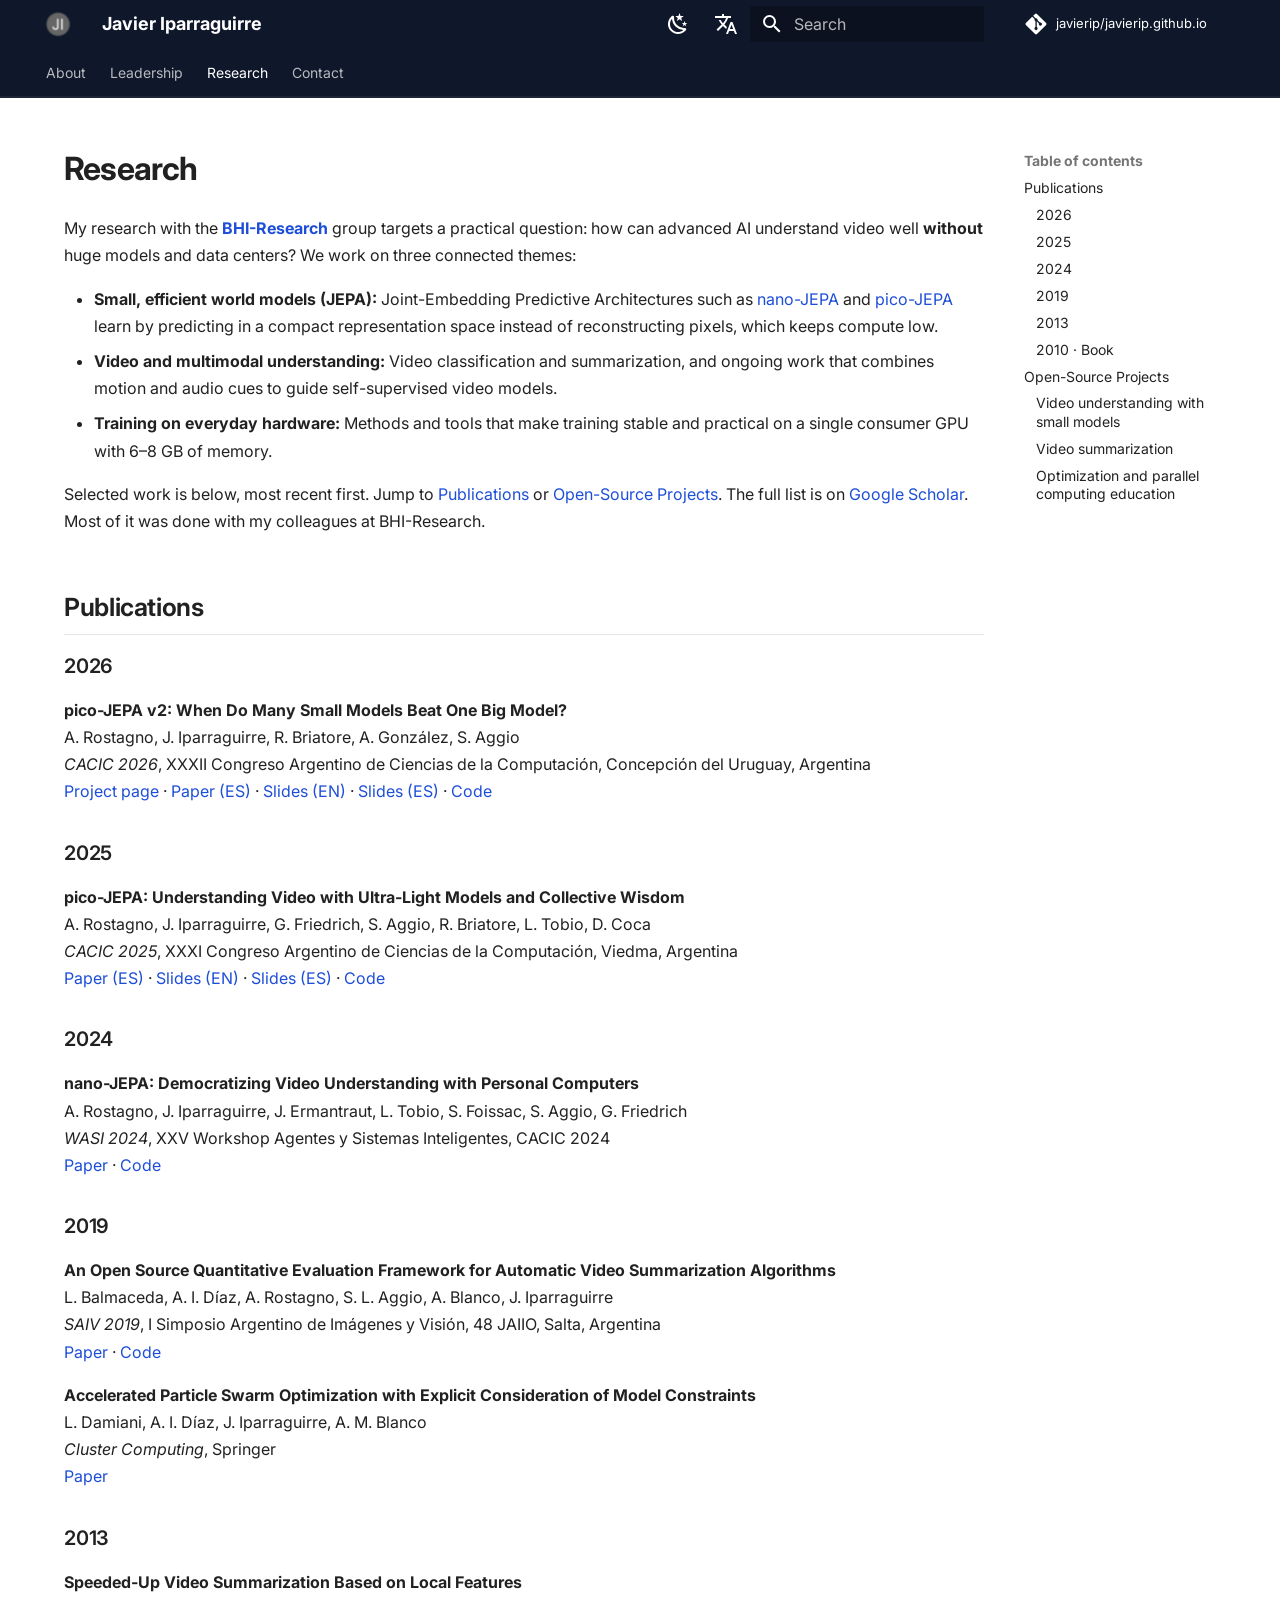
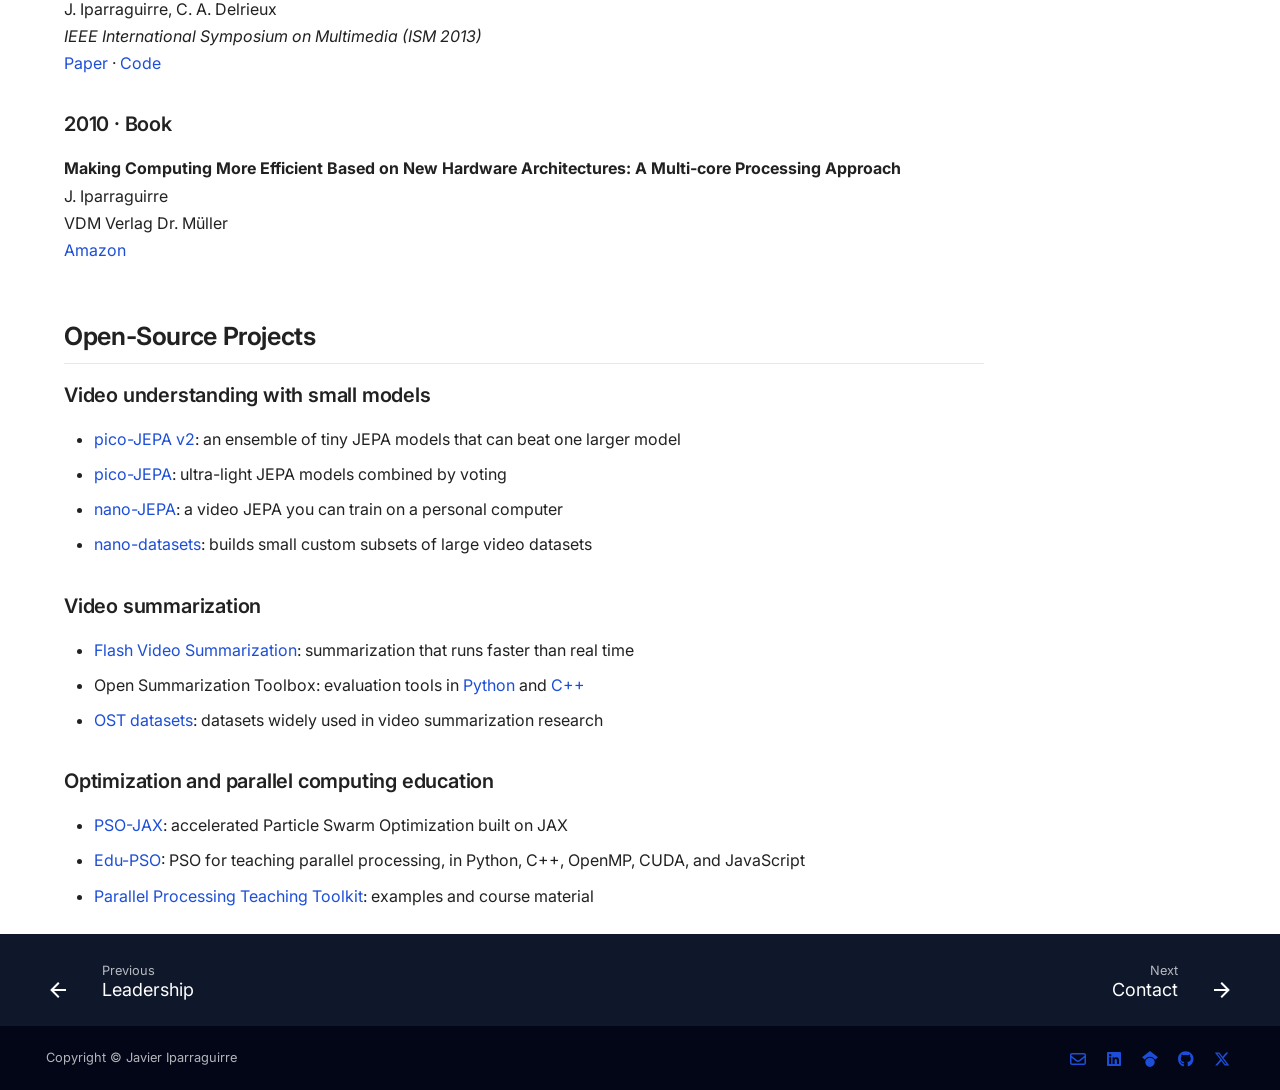
<file: projects/index.html>
<!doctype html>
<html lang="en">
<head>
    <meta charset="utf-8">
    <title>Redirecting...</title>
    <link rel="canonical" href="../research/">
    <script>var anchor=window.location.hash.substr(1);location.href="../research/"+(anchor?"#"+anchor:"")</script>
    <meta http-equiv="refresh" content="0; url=../research/">
</head>
<body>
You're being redirected to a <a href="../research/">new destination</a>.
</body>
</html>
</file>
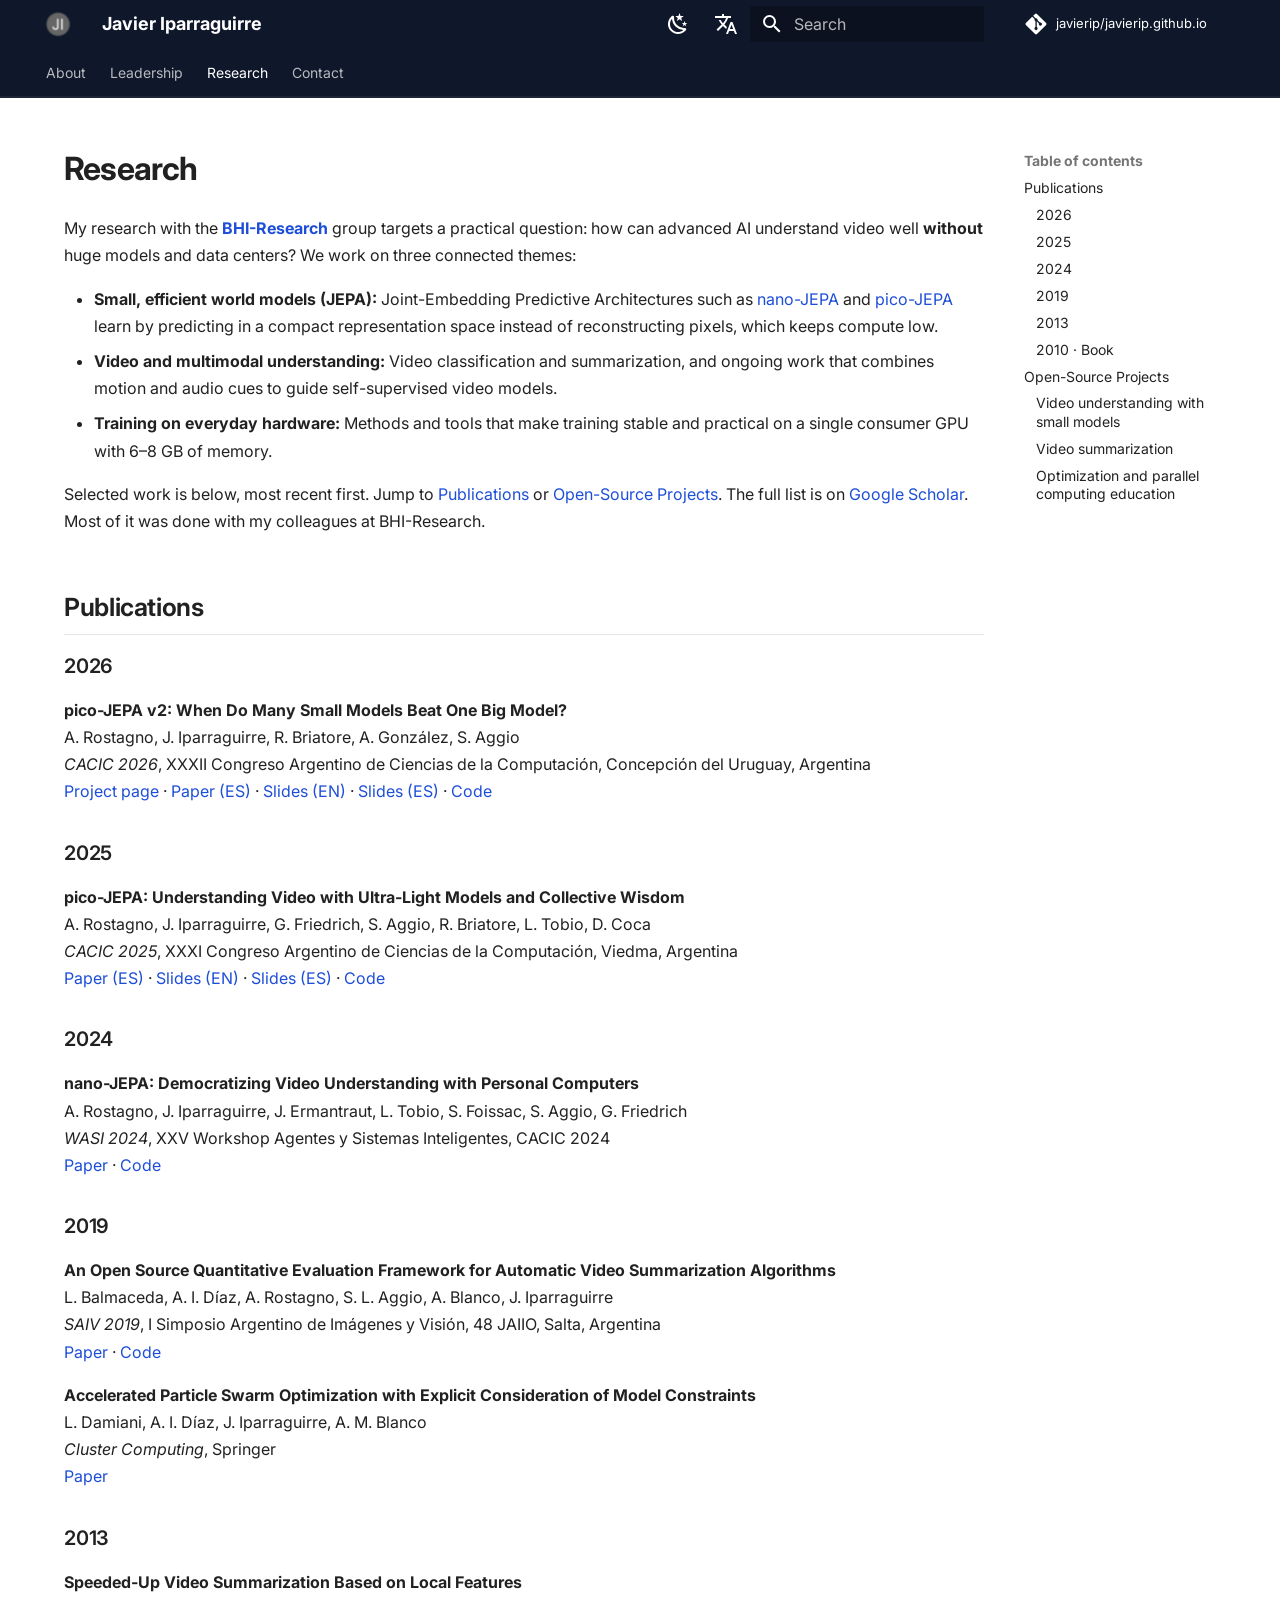
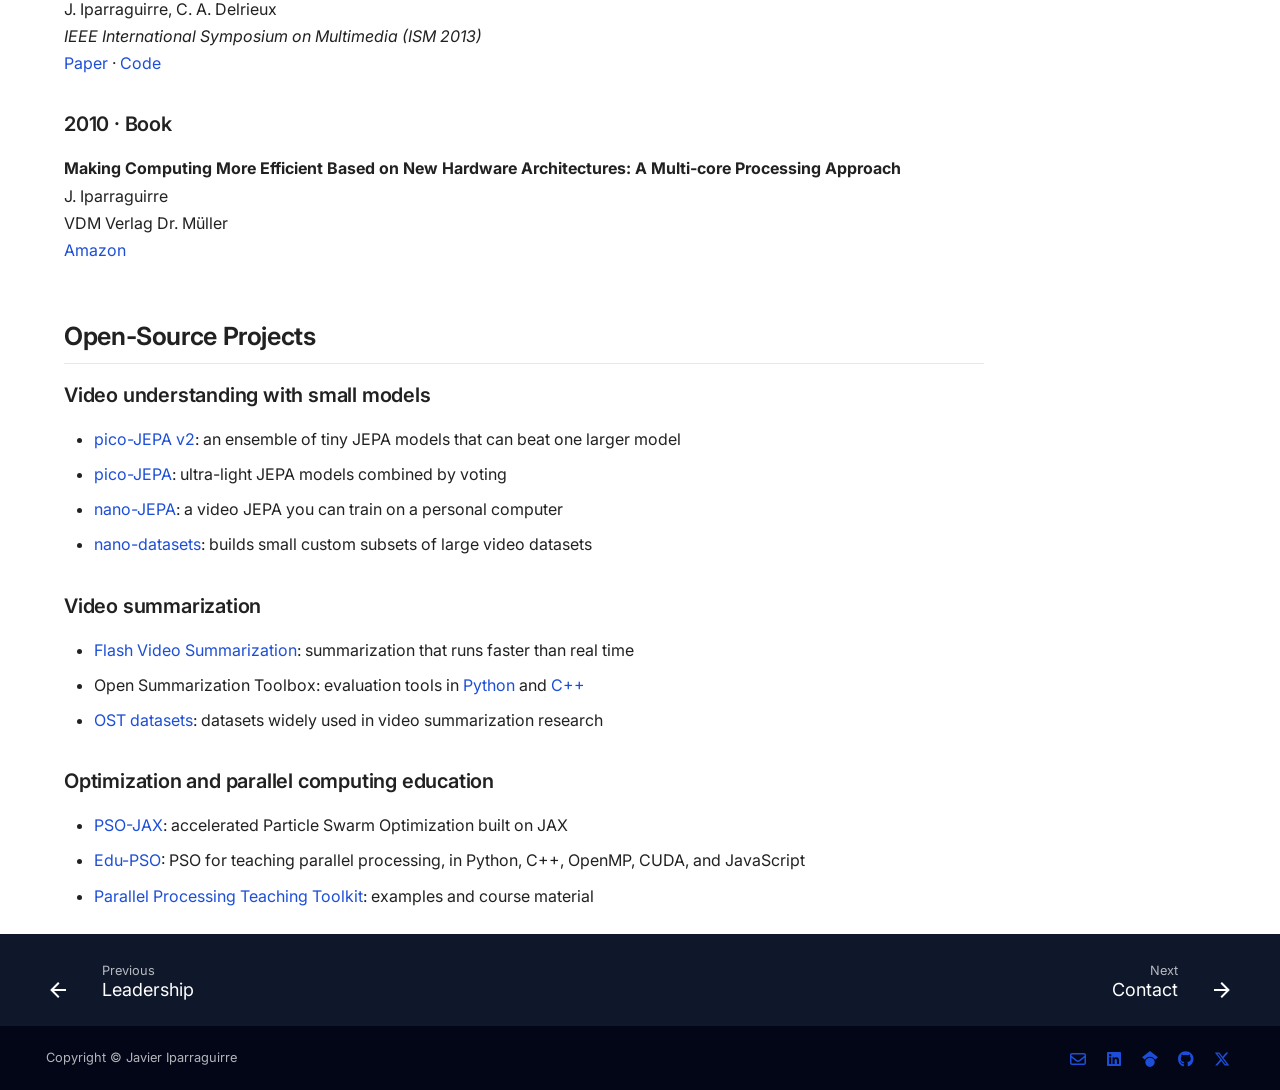
<file: research/index.html>
<!doctype html>
<html lang="en" class="no-js">
  <head>
    
      <meta charset="utf-8">
      <meta name="viewport" content="width=device-width,initial-scale=1">
      
        <meta name="description" content="Director of Machine Learning at Teladoc Health, Professor at UTN FRBB, and researcher in efficient, self-supervised video models (JEPA). Fulbright Scholar.">
      
      
        <meta name="author" content="Javier Iparraguirre">
      
      
        <link rel="canonical" href="https://javierip.github.io/research/">
      
      
        <link rel="prev" href="../leadership/">
      
      
        <link rel="next" href="../contact/">
      
      
      <link rel="icon" href="../images/favicon.ico">
      <meta name="generator" content="mkdocs-1.6.1, mkdocs-material-9.5.44">
    
    
      
        <title>Research - Javier Iparraguirre</title>
      
    
    
      <link rel="stylesheet" href="../assets/stylesheets/main.0253249f.min.css">
      
        
        <link rel="stylesheet" href="../assets/stylesheets/palette.06af60db.min.css">
      
      


    
    
      
    
    
      
        
        
        <link rel="preconnect" href="https://fonts.gstatic.com" crossorigin>
        <link rel="stylesheet" href="https://fonts.googleapis.com/css?family=Inter:300,300i,400,400i,700,700i%7CJetBrains+Mono:400,400i,700,700i&display=fallback">
        <style>:root{--md-text-font:"Inter";--md-code-font:"JetBrains Mono"}</style>
      
    
    
      <link rel="stylesheet" href="../stylesheets/extra.css">
    
    <script>__md_scope=new URL("..",location),__md_hash=e=>[...e].reduce(((e,_)=>(e<<5)-e+_.charCodeAt(0)),0),__md_get=(e,_=localStorage,t=__md_scope)=>JSON.parse(_.getItem(t.pathname+"."+e)),__md_set=(e,_,t=localStorage,a=__md_scope)=>{try{t.setItem(a.pathname+"."+e,JSON.stringify(_))}catch(e){}}</script>
    
      
  


  
  

<script id="__analytics">function __md_analytics(){function e(){dataLayer.push(arguments)}window.dataLayer=window.dataLayer||[],e("js",new Date),e("config","G-8ZT4TE5E92"),document.addEventListener("DOMContentLoaded",(function(){document.forms.search&&document.forms.search.query.addEventListener("blur",(function(){this.value&&e("event","search",{search_term:this.value})}));document$.subscribe((function(){var t=document.forms.feedback;if(void 0!==t)for(var a of t.querySelectorAll("[type=submit]"))a.addEventListener("click",(function(a){a.preventDefault();var n=document.location.pathname,d=this.getAttribute("data-md-value");e("event","feedback",{page:n,data:d}),t.firstElementChild.disabled=!0;var r=t.querySelector(".md-feedback__note [data-md-value='"+d+"']");r&&(r.hidden=!1)})),t.hidden=!1})),location$.subscribe((function(t){e("config","G-8ZT4TE5E92",{page_path:t.pathname})}))}));var t=document.createElement("script");t.async=!0,t.src="https://www.googletagmanager.com/gtag/js?id=G-8ZT4TE5E92",document.getElementById("__analytics").insertAdjacentElement("afterEnd",t)}</script>
  
    <script>"undefined"!=typeof __md_analytics&&__md_analytics()</script>
  

    
    
    
  </head>
  
  
    
    
      
    
    
    
    
    <body dir="ltr" data-md-color-scheme="default" data-md-color-primary="custom" data-md-color-accent="custom">
  
    
    <input class="md-toggle" data-md-toggle="drawer" type="checkbox" id="__drawer" autocomplete="off">
    <input class="md-toggle" data-md-toggle="search" type="checkbox" id="__search" autocomplete="off">
    <label class="md-overlay" for="__drawer"></label>
    <div data-md-component="skip">
      
        
        <a href="#research" class="md-skip">
          Skip to content
        </a>
      
    </div>
    <div data-md-component="announce">
      
    </div>
    
    
      

  

<header class="md-header md-header--shadow md-header--lifted" data-md-component="header">
  <nav class="md-header__inner md-grid" aria-label="Header">
    <a href=".." title="Javier Iparraguirre" class="md-header__button md-logo" aria-label="Javier Iparraguirre" data-md-component="logo">
      
  <img src="../images/logo.png" alt="logo">

    </a>
    <label class="md-header__button md-icon" for="__drawer">
      
      <svg xmlns="http://www.w3.org/2000/svg" viewBox="0 0 24 24"><path d="M3 6h18v2H3zm0 5h18v2H3zm0 5h18v2H3z"/></svg>
    </label>
    <div class="md-header__title" data-md-component="header-title">
      <div class="md-header__ellipsis">
        <div class="md-header__topic">
          <span class="md-ellipsis">
            Javier Iparraguirre
          </span>
        </div>
        <div class="md-header__topic" data-md-component="header-topic">
          <span class="md-ellipsis">
            
              Research
            
          </span>
        </div>
      </div>
    </div>
    
      
        <form class="md-header__option" data-md-component="palette">
  
    
    
    
    <input class="md-option" data-md-color-media="" data-md-color-scheme="default" data-md-color-primary="custom" data-md-color-accent="custom"  aria-label="Switch to dark mode"  type="radio" name="__palette" id="__palette_0">
    
      <label class="md-header__button md-icon" title="Switch to dark mode" for="__palette_1" hidden>
        <svg xmlns="http://www.w3.org/2000/svg" viewBox="0 0 24 24"><path d="m17.75 4.09-2.53 1.94.91 3.06-2.63-1.81-2.63 1.81.91-3.06-2.53-1.94L12.44 4l1.06-3 1.06 3zm3.5 6.91-1.64 1.25.59 1.98-1.7-1.17-1.7 1.17.59-1.98L15.75 11l2.06-.05L18.5 9l.69 1.95zm-2.28 4.95c.83-.08 1.72 1.1 1.19 1.85-.32.45-.66.87-1.08 1.27C15.17 23 8.84 23 4.94 19.07c-3.91-3.9-3.91-10.24 0-14.14.4-.4.82-.76 1.27-1.08.75-.53 1.93.36 1.85 1.19-.27 2.86.69 5.83 2.89 8.02a9.96 9.96 0 0 0 8.02 2.89m-1.64 2.02a12.08 12.08 0 0 1-7.8-3.47c-2.17-2.19-3.33-5-3.49-7.82-2.81 3.14-2.7 7.96.31 10.98 3.02 3.01 7.84 3.12 10.98.31"/></svg>
      </label>
    
  
    
    
    
    <input class="md-option" data-md-color-media="" data-md-color-scheme="slate" data-md-color-primary="custom" data-md-color-accent="custom"  aria-label="Switch to light mode"  type="radio" name="__palette" id="__palette_1">
    
      <label class="md-header__button md-icon" title="Switch to light mode" for="__palette_0" hidden>
        <svg xmlns="http://www.w3.org/2000/svg" viewBox="0 0 24 24"><path d="M12 7a5 5 0 0 1 5 5 5 5 0 0 1-5 5 5 5 0 0 1-5-5 5 5 0 0 1 5-5m0 2a3 3 0 0 0-3 3 3 3 0 0 0 3 3 3 3 0 0 0 3-3 3 3 0 0 0-3-3m0-7 2.39 3.42C13.65 5.15 12.84 5 12 5s-1.65.15-2.39.42zM3.34 7l4.16-.35A7.2 7.2 0 0 0 5.94 8.5c-.44.74-.69 1.5-.83 2.29zm.02 10 1.76-3.77a7.131 7.131 0 0 0 2.38 4.14zM20.65 7l-1.77 3.79a7.02 7.02 0 0 0-2.38-4.15zm-.01 10-4.14.36c.59-.51 1.12-1.14 1.54-1.86.42-.73.69-1.5.83-2.29zM12 22l-2.41-3.44c.74.27 1.55.44 2.41.44.82 0 1.63-.17 2.37-.44z"/></svg>
      </label>
    
  
</form>
      
    
    
      <script>var palette=__md_get("__palette");if(palette&&palette.color){if("(prefers-color-scheme)"===palette.color.media){var media=matchMedia("(prefers-color-scheme: light)"),input=document.querySelector(media.matches?"[data-md-color-media='(prefers-color-scheme: light)']":"[data-md-color-media='(prefers-color-scheme: dark)']");palette.color.media=input.getAttribute("data-md-color-media"),palette.color.scheme=input.getAttribute("data-md-color-scheme"),palette.color.primary=input.getAttribute("data-md-color-primary"),palette.color.accent=input.getAttribute("data-md-color-accent")}for(var[key,value]of Object.entries(palette.color))document.body.setAttribute("data-md-color-"+key,value)}</script>
    
    
      <div class="md-header__option">
  <div class="md-select">
    
    <button class="md-header__button md-icon" aria-label="Select language">
      <svg xmlns="http://www.w3.org/2000/svg" viewBox="0 0 24 24"><path d="m12.87 15.07-2.54-2.51.03-.03A17.5 17.5 0 0 0 14.07 6H17V4h-7V2H8v2H1v2h11.17C11.5 7.92 10.44 9.75 9 11.35 8.07 10.32 7.3 9.19 6.69 8h-2c.73 1.63 1.73 3.17 2.98 4.56l-5.09 5.02L4 19l5-5 3.11 3.11zM18.5 10h-2L12 22h2l1.12-3h4.75L21 22h2zm-2.62 7 1.62-4.33L19.12 17z"/></svg>
    </button>
    <div class="md-select__inner">
      <ul class="md-select__list">
        
          <li class="md-select__item">
            <a href="./" hreflang="en" class="md-select__link">
              English
            </a>
          </li>
        
          <li class="md-select__item">
            <a href="../es/research/" hreflang="es" class="md-select__link">
              Español
            </a>
          </li>
        
      </ul>
    </div>
  </div>
</div>
    
    
      <label class="md-header__button md-icon" for="__search">
        
        <svg xmlns="http://www.w3.org/2000/svg" viewBox="0 0 24 24"><path d="M9.5 3A6.5 6.5 0 0 1 16 9.5c0 1.61-.59 3.09-1.56 4.23l.27.27h.79l5 5-1.5 1.5-5-5v-.79l-.27-.27A6.52 6.52 0 0 1 9.5 16 6.5 6.5 0 0 1 3 9.5 6.5 6.5 0 0 1 9.5 3m0 2C7 5 5 7 5 9.5S7 14 9.5 14 14 12 14 9.5 12 5 9.5 5"/></svg>
      </label>
      <div class="md-search" data-md-component="search" role="dialog">
  <label class="md-search__overlay" for="__search"></label>
  <div class="md-search__inner" role="search">
    <form class="md-search__form" name="search">
      <input type="text" class="md-search__input" name="query" aria-label="Search" placeholder="Search" autocapitalize="off" autocorrect="off" autocomplete="off" spellcheck="false" data-md-component="search-query" required>
      <label class="md-search__icon md-icon" for="__search">
        
        <svg xmlns="http://www.w3.org/2000/svg" viewBox="0 0 24 24"><path d="M9.5 3A6.5 6.5 0 0 1 16 9.5c0 1.61-.59 3.09-1.56 4.23l.27.27h.79l5 5-1.5 1.5-5-5v-.79l-.27-.27A6.52 6.52 0 0 1 9.5 16 6.5 6.5 0 0 1 3 9.5 6.5 6.5 0 0 1 9.5 3m0 2C7 5 5 7 5 9.5S7 14 9.5 14 14 12 14 9.5 12 5 9.5 5"/></svg>
        
        <svg xmlns="http://www.w3.org/2000/svg" viewBox="0 0 24 24"><path d="M20 11v2H8l5.5 5.5-1.42 1.42L4.16 12l7.92-7.92L13.5 5.5 8 11z"/></svg>
      </label>
      <nav class="md-search__options" aria-label="Search">
        
        <button type="reset" class="md-search__icon md-icon" title="Clear" aria-label="Clear" tabindex="-1">
          
          <svg xmlns="http://www.w3.org/2000/svg" viewBox="0 0 24 24"><path d="M19 6.41 17.59 5 12 10.59 6.41 5 5 6.41 10.59 12 5 17.59 6.41 19 12 13.41 17.59 19 19 17.59 13.41 12z"/></svg>
        </button>
      </nav>
      
        <div class="md-search__suggest" data-md-component="search-suggest"></div>
      
    </form>
    <div class="md-search__output">
      <div class="md-search__scrollwrap" tabindex="0" data-md-scrollfix>
        <div class="md-search-result" data-md-component="search-result">
          <div class="md-search-result__meta">
            Initializing search
          </div>
          <ol class="md-search-result__list" role="presentation"></ol>
        </div>
      </div>
    </div>
  </div>
</div>
    
    
      <div class="md-header__source">
        <a href="https://github.com/javierip/javierip.github.io" title="Go to repository" class="md-source" data-md-component="source">
  <div class="md-source__icon md-icon">
    
    <svg xmlns="http://www.w3.org/2000/svg" viewBox="0 0 448 512"><!--! Font Awesome Free 6.6.0 by @fontawesome - https://fontawesome.com License - https://fontawesome.com/license/free (Icons: CC BY 4.0, Fonts: SIL OFL 1.1, Code: MIT License) Copyright 2024 Fonticons, Inc.--><path d="M439.55 236.05 244 40.45a28.87 28.87 0 0 0-40.81 0l-40.66 40.63 51.52 51.52c27.06-9.14 52.68 16.77 43.39 43.68l49.66 49.66c34.23-11.8 61.18 31 35.47 56.69-26.49 26.49-70.21-2.87-56-37.34L240.22 199v121.85c25.3 12.54 22.26 41.85 9.08 55a34.34 34.34 0 0 1-48.55 0c-17.57-17.6-11.07-46.91 11.25-56v-123c-20.8-8.51-24.6-30.74-18.64-45L142.57 101 8.45 235.14a28.86 28.86 0 0 0 0 40.81l195.61 195.6a28.86 28.86 0 0 0 40.8 0l194.69-194.69a28.86 28.86 0 0 0 0-40.81"/></svg>
  </div>
  <div class="md-source__repository">
    javierip/javierip.github.io
  </div>
</a>
      </div>
    
  </nav>
  
    
      
<nav class="md-tabs" aria-label="Tabs" data-md-component="tabs">
  <div class="md-grid">
    <ul class="md-tabs__list">
      
        
  
  
  
    <li class="md-tabs__item">
      <a href=".." class="md-tabs__link">
        
  
    
  
  About

      </a>
    </li>
  

      
        
  
  
  
    <li class="md-tabs__item">
      <a href="../leadership/" class="md-tabs__link">
        
  
    
  
  Leadership

      </a>
    </li>
  

      
        
  
  
    
  
  
    <li class="md-tabs__item md-tabs__item--active">
      <a href="./" class="md-tabs__link">
        
  
    
  
  Research

      </a>
    </li>
  

      
        
  
  
  
    <li class="md-tabs__item">
      <a href="../contact/" class="md-tabs__link">
        
  
    
  
  Contact

      </a>
    </li>
  

      
    </ul>
  </div>
</nav>
    
  
</header>
    
    <div class="md-container" data-md-component="container">
      
      
        
      
      <main class="md-main" data-md-component="main">
        <div class="md-main__inner md-grid">
          
            
              
                
              
              <div class="md-sidebar md-sidebar--primary" data-md-component="sidebar" data-md-type="navigation" hidden>
                <div class="md-sidebar__scrollwrap">
                  <div class="md-sidebar__inner">
                    


  


<nav class="md-nav md-nav--primary md-nav--lifted" aria-label="Navigation" data-md-level="0">
  <label class="md-nav__title" for="__drawer">
    <a href=".." title="Javier Iparraguirre" class="md-nav__button md-logo" aria-label="Javier Iparraguirre" data-md-component="logo">
      
  <img src="../images/logo.png" alt="logo">

    </a>
    Javier Iparraguirre
  </label>
  
    <div class="md-nav__source">
      <a href="https://github.com/javierip/javierip.github.io" title="Go to repository" class="md-source" data-md-component="source">
  <div class="md-source__icon md-icon">
    
    <svg xmlns="http://www.w3.org/2000/svg" viewBox="0 0 448 512"><!--! Font Awesome Free 6.6.0 by @fontawesome - https://fontawesome.com License - https://fontawesome.com/license/free (Icons: CC BY 4.0, Fonts: SIL OFL 1.1, Code: MIT License) Copyright 2024 Fonticons, Inc.--><path d="M439.55 236.05 244 40.45a28.87 28.87 0 0 0-40.81 0l-40.66 40.63 51.52 51.52c27.06-9.14 52.68 16.77 43.39 43.68l49.66 49.66c34.23-11.8 61.18 31 35.47 56.69-26.49 26.49-70.21-2.87-56-37.34L240.22 199v121.85c25.3 12.54 22.26 41.85 9.08 55a34.34 34.34 0 0 1-48.55 0c-17.57-17.6-11.07-46.91 11.25-56v-123c-20.8-8.51-24.6-30.74-18.64-45L142.57 101 8.45 235.14a28.86 28.86 0 0 0 0 40.81l195.61 195.6a28.86 28.86 0 0 0 40.8 0l194.69-194.69a28.86 28.86 0 0 0 0-40.81"/></svg>
  </div>
  <div class="md-source__repository">
    javierip/javierip.github.io
  </div>
</a>
    </div>
  
  <ul class="md-nav__list" data-md-scrollfix>
    
      
      
  
  
  
  
    <li class="md-nav__item">
      <a href=".." class="md-nav__link">
        
  
  <span class="md-ellipsis">
    About
  </span>
  

      </a>
    </li>
  

    
      
      
  
  
  
  
    <li class="md-nav__item">
      <a href="../leadership/" class="md-nav__link">
        
  
  <span class="md-ellipsis">
    Leadership
  </span>
  

      </a>
    </li>
  

    
      
      
  
  
    
  
  
  
    <li class="md-nav__item md-nav__item--active">
      
      <input class="md-nav__toggle md-toggle" type="checkbox" id="__toc">
      
      
        
      
      
        <label class="md-nav__link md-nav__link--active" for="__toc">
          
  
  <span class="md-ellipsis">
    Research
  </span>
  

          <span class="md-nav__icon md-icon"></span>
        </label>
      
      <a href="./" class="md-nav__link md-nav__link--active">
        
  
  <span class="md-ellipsis">
    Research
  </span>
  

      </a>
      
        

<nav class="md-nav md-nav--secondary" aria-label="Table of contents">
  
  
  
    
  
  
    <label class="md-nav__title" for="__toc">
      <span class="md-nav__icon md-icon"></span>
      Table of contents
    </label>
    <ul class="md-nav__list" data-md-component="toc" data-md-scrollfix>
      
        <li class="md-nav__item">
  <a href="#publications" class="md-nav__link">
    <span class="md-ellipsis">
      Publications
    </span>
  </a>
  
    <nav class="md-nav" aria-label="Publications">
      <ul class="md-nav__list">
        
          <li class="md-nav__item">
  <a href="#2026" class="md-nav__link">
    <span class="md-ellipsis">
      2026
    </span>
  </a>
  
</li>
        
          <li class="md-nav__item">
  <a href="#2025" class="md-nav__link">
    <span class="md-ellipsis">
      2025
    </span>
  </a>
  
</li>
        
          <li class="md-nav__item">
  <a href="#2024" class="md-nav__link">
    <span class="md-ellipsis">
      2024
    </span>
  </a>
  
</li>
        
          <li class="md-nav__item">
  <a href="#2019" class="md-nav__link">
    <span class="md-ellipsis">
      2019
    </span>
  </a>
  
</li>
        
          <li class="md-nav__item">
  <a href="#2013" class="md-nav__link">
    <span class="md-ellipsis">
      2013
    </span>
  </a>
  
</li>
        
          <li class="md-nav__item">
  <a href="#2010-book" class="md-nav__link">
    <span class="md-ellipsis">
      2010 · Book
    </span>
  </a>
  
</li>
        
      </ul>
    </nav>
  
</li>
      
        <li class="md-nav__item">
  <a href="#open-source-projects" class="md-nav__link">
    <span class="md-ellipsis">
      Open-Source Projects
    </span>
  </a>
  
    <nav class="md-nav" aria-label="Open-Source Projects">
      <ul class="md-nav__list">
        
          <li class="md-nav__item">
  <a href="#video-understanding-with-small-models" class="md-nav__link">
    <span class="md-ellipsis">
      Video understanding with small models
    </span>
  </a>
  
</li>
        
          <li class="md-nav__item">
  <a href="#video-summarization" class="md-nav__link">
    <span class="md-ellipsis">
      Video summarization
    </span>
  </a>
  
</li>
        
          <li class="md-nav__item">
  <a href="#optimization-and-parallel-computing-education" class="md-nav__link">
    <span class="md-ellipsis">
      Optimization and parallel computing education
    </span>
  </a>
  
</li>
        
      </ul>
    </nav>
  
</li>
      
    </ul>
  
</nav>
      
    </li>
  

    
      
      
  
  
  
  
    <li class="md-nav__item">
      <a href="../contact/" class="md-nav__link">
        
  
  <span class="md-ellipsis">
    Contact
  </span>
  

      </a>
    </li>
  

    
  </ul>
</nav>
                  </div>
                </div>
              </div>
            
            
              
                
              
              <div class="md-sidebar md-sidebar--secondary" data-md-component="sidebar" data-md-type="toc" >
                <div class="md-sidebar__scrollwrap">
                  <div class="md-sidebar__inner">
                    

<nav class="md-nav md-nav--secondary" aria-label="Table of contents">
  
  
  
    
  
  
    <label class="md-nav__title" for="__toc">
      <span class="md-nav__icon md-icon"></span>
      Table of contents
    </label>
    <ul class="md-nav__list" data-md-component="toc" data-md-scrollfix>
      
        <li class="md-nav__item">
  <a href="#publications" class="md-nav__link">
    <span class="md-ellipsis">
      Publications
    </span>
  </a>
  
    <nav class="md-nav" aria-label="Publications">
      <ul class="md-nav__list">
        
          <li class="md-nav__item">
  <a href="#2026" class="md-nav__link">
    <span class="md-ellipsis">
      2026
    </span>
  </a>
  
</li>
        
          <li class="md-nav__item">
  <a href="#2025" class="md-nav__link">
    <span class="md-ellipsis">
      2025
    </span>
  </a>
  
</li>
        
          <li class="md-nav__item">
  <a href="#2024" class="md-nav__link">
    <span class="md-ellipsis">
      2024
    </span>
  </a>
  
</li>
        
          <li class="md-nav__item">
  <a href="#2019" class="md-nav__link">
    <span class="md-ellipsis">
      2019
    </span>
  </a>
  
</li>
        
          <li class="md-nav__item">
  <a href="#2013" class="md-nav__link">
    <span class="md-ellipsis">
      2013
    </span>
  </a>
  
</li>
        
          <li class="md-nav__item">
  <a href="#2010-book" class="md-nav__link">
    <span class="md-ellipsis">
      2010 · Book
    </span>
  </a>
  
</li>
        
      </ul>
    </nav>
  
</li>
      
        <li class="md-nav__item">
  <a href="#open-source-projects" class="md-nav__link">
    <span class="md-ellipsis">
      Open-Source Projects
    </span>
  </a>
  
    <nav class="md-nav" aria-label="Open-Source Projects">
      <ul class="md-nav__list">
        
          <li class="md-nav__item">
  <a href="#video-understanding-with-small-models" class="md-nav__link">
    <span class="md-ellipsis">
      Video understanding with small models
    </span>
  </a>
  
</li>
        
          <li class="md-nav__item">
  <a href="#video-summarization" class="md-nav__link">
    <span class="md-ellipsis">
      Video summarization
    </span>
  </a>
  
</li>
        
          <li class="md-nav__item">
  <a href="#optimization-and-parallel-computing-education" class="md-nav__link">
    <span class="md-ellipsis">
      Optimization and parallel computing education
    </span>
  </a>
  
</li>
        
      </ul>
    </nav>
  
</li>
      
    </ul>
  
</nav>
                  </div>
                </div>
              </div>
            
          
          
            <div class="md-content" data-md-component="content">
              <article class="md-content__inner md-typeset">
                
                  

  
  


<h1 id="research">Research<a class="headerlink" href="#research" title="Permanent link">&para;</a></h1>
<p>My research with the <strong><a href="https://bhi-research.github.io/" target="_blank">BHI-Research</a></strong> group targets a practical question: how can advanced AI understand video well <strong>without</strong> huge models and data centers? We work on three connected themes:</p>
<ul>
<li><strong>Small, efficient world models (JEPA):</strong> Joint-Embedding Predictive Architectures such as <a href="https://github.com/BHI-Research/nano-jepa" target="_blank">nano-JEPA</a> and <a href="https://github.com/BHI-Research/pico-JEPA" target="_blank">pico-JEPA</a> learn by predicting in a compact representation space instead of reconstructing pixels, which keeps compute low.</li>
<li><strong>Video and multimodal understanding:</strong> Video classification and summarization, and ongoing work that combines motion and audio cues to guide self-supervised video models.</li>
<li><strong>Training on everyday hardware:</strong> Methods and tools that make training stable and practical on a single consumer GPU with 6–8 GB of memory.</li>
</ul>
<p>Selected work is below, most recent first. Jump to <a href="#publications">Publications</a> or <a href="#open-source-projects">Open-Source Projects</a>. The full list is on <a href="https://scholar.google.com/citations?user=PNNFrAQAAAAJ&amp;hl=en&amp;view_op=list_works&amp;sortby=pubdate" target="_blank">Google Scholar</a>. Most of it was done with my colleagues at BHI-Research.</p>
<h2 id="publications">Publications<a class="headerlink" href="#publications" title="Permanent link">&para;</a></h2>
<h3 id="2026">2026<a class="headerlink" href="#2026" title="Permanent link">&para;</a></h3>
<p><strong>pico-JEPA v2: When Do Many Small Models Beat One Big Model?</strong><br />
A. Rostagno, J. Iparraguirre, R. Briatore, A. González, S. Aggio<br />
<em>CACIC 2026</em>, XXXII Congreso Argentino de Ciencias de la Computación, Concepción del Uruguay, Argentina<br />
<a href="https://bhi-research.github.io/pico-jepa-v2/" target="_blank">Project page</a> · <a href="https://github.com/BHI-Research/pico-jepa-v2/blob/main/paper/paper_pico-JEPA-v2.pdf" target="_blank">Paper (ES)</a> · <a href="https://github.com/BHI-Research/pico-jepa-v2/blob/main/slides/pico-JEPA-v2_CACIC-2026-presentation_EN.pdf" target="_blank">Slides (EN)</a> · <a href="https://github.com/BHI-Research/pico-jepa-v2/blob/main/slides/pico-JEPA-v2_CACIC-2026-presentation_ES.pdf" target="_blank">Slides (ES)</a> · <a href="https://github.com/BHI-Research/pico-jepa-v2" target="_blank">Code</a></p>
<h3 id="2025">2025<a class="headerlink" href="#2025" title="Permanent link">&para;</a></h3>
<p><strong>pico-JEPA: Understanding Video with Ultra-Light Models and Collective Wisdom</strong><br />
A. Rostagno, J. Iparraguirre, G. Friedrich, S. Aggio, R. Briatore, L. Tobio, D. Coca<br />
<em>CACIC 2025</em>, XXXI Congreso Argentino de Ciencias de la Computación, Viedma, Argentina<br />
<a href="https://github.com/BHI-Research/pico-JEPA/blob/main/publications/pico-JEPA-paper-ES.pdf" target="_blank">Paper (ES)</a> · <a href="https://github.com/BHI-Research/pico-JEPA/blob/main/publications/pico-JEPA-presentation-EN.pdf" target="_blank">Slides (EN)</a> · <a href="https://github.com/BHI-Research/pico-JEPA/blob/main/publications/pico-JEPA-presentation-ES.pdf" target="_blank">Slides (ES)</a> · <a href="https://github.com/BHI-Research/pico-JEPA" target="_blank">Code</a></p>
<h3 id="2024">2024<a class="headerlink" href="#2024" title="Permanent link">&para;</a></h3>
<p><strong>nano-JEPA: Democratizing Video Understanding with Personal Computers</strong><br />
A. Rostagno, J. Iparraguirre, J. Ermantraut, L. Tobio, S. Foissac, S. Aggio, G. Friedrich<br />
<em>WASI 2024</em>, XXV Workshop Agentes y Sistemas Inteligentes, CACIC 2024<br />
<a href="https://drive.google.com/file/d/11vOMCMP7_4FWqvXLhkEkX-7KgNgwdsij/view" target="_blank">Paper</a> · <a href="https://github.com/BHI-Research/nano-jepa" target="_blank">Code</a></p>
<h3 id="2019">2019<a class="headerlink" href="#2019" title="Permanent link">&para;</a></h3>
<p><strong>An Open Source Quantitative Evaluation Framework for Automatic Video Summarization Algorithms</strong><br />
L. Balmaceda, A. I. Díaz, A. Rostagno, S. L. Aggio, A. Blanco, J. Iparraguirre<br />
<em>SAIV 2019</em>, I Simposio Argentino de Imágenes y Visión, 48 JAIIO, Salta, Argentina<br />
<a href="http://sedici.unlp.edu.ar/handle/10915/89188" target="_blank">Paper</a> · <a href="https://github.com/BHI-Research/ost-python" target="_blank">Code</a></p>
<p><strong>Accelerated Particle Swarm Optimization with Explicit Consideration of Model Constraints</strong><br />
L. Damiani, A. I. Díaz, J. Iparraguirre, A. M. Blanco<br />
<em>Cluster Computing</em>, Springer<br />
<a href="https://doi.org/10.1007/s10586-019-02933-1" target="_blank">Paper</a></p>
<h3 id="2013">2013<a class="headerlink" href="#2013" title="Permanent link">&para;</a></h3>
<p><strong>Speeded-Up Video Summarization Based on Local Features</strong><br />
J. Iparraguirre, C. A. Delrieux<br />
<em>IEEE International Symposium on Multimedia (ISM 2013)</em><br />
<a href="https://doi.org/10.1109/ISM.2013.70" target="_blank">Paper</a> · <a href="https://github.com/javierip/flash-video-summarization" target="_blank">Code</a></p>
<h3 id="2010-book">2010 · Book<a class="headerlink" href="#2010-book" title="Permanent link">&para;</a></h3>
<p><strong>Making Computing More Efficient Based on New Hardware Architectures: A Multi-core Processing Approach</strong><br />
J. Iparraguirre<br />
VDM Verlag Dr. Müller<br />
<a href="https://www.amazon.com/dp/3639178513" target="_blank">Amazon</a></p>
<h2 id="open-source-projects">Open-Source Projects<a class="headerlink" href="#open-source-projects" title="Permanent link">&para;</a></h2>
<h3 id="video-understanding-with-small-models">Video understanding with small models<a class="headerlink" href="#video-understanding-with-small-models" title="Permanent link">&para;</a></h3>
<ul>
<li><a href="https://github.com/BHI-Research/pico-jepa-v2" target="_blank">pico-JEPA v2</a>: an ensemble of tiny JEPA models that can beat one larger model</li>
<li><a href="https://github.com/BHI-Research/pico-JEPA" target="_blank">pico-JEPA</a>: ultra-light JEPA models combined by voting</li>
<li><a href="https://github.com/BHI-Research/nano-jepa" target="_blank">nano-JEPA</a>: a video JEPA you can train on a personal computer</li>
<li><a href="https://github.com/BHI-Research/nano-datasets" target="_blank">nano-datasets</a>: builds small custom subsets of large video datasets</li>
</ul>
<h3 id="video-summarization">Video summarization<a class="headerlink" href="#video-summarization" title="Permanent link">&para;</a></h3>
<ul>
<li><a href="https://github.com/javierip/flash-video-summarization" target="_blank">Flash Video Summarization</a>: summarization that runs faster than real time</li>
<li>Open Summarization Toolbox: evaluation tools in <a href="https://github.com/BHI-Research/ost-python" target="_blank">Python</a> and <a href="https://github.com/BHI-Research/ost" target="_blank">C++</a></li>
<li><a href="https://github.com/BHI-Research/ost-datasets" target="_blank">OST datasets</a>: datasets widely used in video summarization research</li>
</ul>
<h3 id="optimization-and-parallel-computing-education">Optimization and parallel computing education<a class="headerlink" href="#optimization-and-parallel-computing-education" title="Permanent link">&para;</a></h3>
<ul>
<li><a href="https://github.com/BHI-Research/PSO-JAX" target="_blank">PSO-JAX</a>: accelerated Particle Swarm Optimization built on JAX</li>
<li><a href="https://github.com/BHI-Research/Edu-PSO" target="_blank">Edu-PSO</a>: PSO for teaching parallel processing, in Python, C++, OpenMP, CUDA, and JavaScript</li>
<li><a href="https://github.com/javierip/parallel-processing-teaching-toolkit" target="_blank">Parallel Processing Teaching Toolkit</a>: examples and course material</li>
</ul>







  
  



  


  



                
              </article>
            </div>
          
          
<script>var target=document.getElementById(location.hash.slice(1));target&&target.name&&(target.checked=target.name.startsWith("__tabbed_"))</script>
        </div>
        
          <button type="button" class="md-top md-icon" data-md-component="top" hidden>
  
  <svg xmlns="http://www.w3.org/2000/svg" viewBox="0 0 24 24"><path d="M13 20h-2V8l-5.5 5.5-1.42-1.42L12 4.16l7.92 7.92-1.42 1.42L13 8z"/></svg>
  Back to top
</button>
        
      </main>
      
        <footer class="md-footer">
  
    
      
        
      
      <nav class="md-footer__inner md-grid" aria-label="Footer" >
        
          
          <a href="../leadership/" class="md-footer__link md-footer__link--prev" aria-label="Previous: Leadership">
            <div class="md-footer__button md-icon">
              
              <svg xmlns="http://www.w3.org/2000/svg" viewBox="0 0 24 24"><path d="M20 11v2H8l5.5 5.5-1.42 1.42L4.16 12l7.92-7.92L13.5 5.5 8 11z"/></svg>
            </div>
            <div class="md-footer__title">
              <span class="md-footer__direction">
                Previous
              </span>
              <div class="md-ellipsis">
                Leadership
              </div>
            </div>
          </a>
        
        
          
          <a href="../contact/" class="md-footer__link md-footer__link--next" aria-label="Next: Contact">
            <div class="md-footer__title">
              <span class="md-footer__direction">
                Next
              </span>
              <div class="md-ellipsis">
                Contact
              </div>
            </div>
            <div class="md-footer__button md-icon">
              
              <svg xmlns="http://www.w3.org/2000/svg" viewBox="0 0 24 24"><path d="M4 11v2h12l-5.5 5.5 1.42 1.42L19.84 12l-7.92-7.92L10.5 5.5 16 11z"/></svg>
            </div>
          </a>
        
      </nav>
    
  
  <div class="md-footer-meta md-typeset">
    <div class="md-footer-meta__inner md-grid">
      <div class="md-copyright">
  
    <div class="md-copyright__highlight">
      Copyright &copy; Javier Iparraguirre
    </div>
  
  
</div>
      
        <div class="md-social">
  
    
    
    
    
    <a href="mailto:j.iparraguirre@computer.org" target="_blank" rel="noopener" title="Email Javier" class="md-social__link">
      <svg xmlns="http://www.w3.org/2000/svg" viewBox="0 0 512 512"><!--! Font Awesome Free 6.6.0 by @fontawesome - https://fontawesome.com License - https://fontawesome.com/license/free (Icons: CC BY 4.0, Fonts: SIL OFL 1.1, Code: MIT License) Copyright 2024 Fonticons, Inc.--><path d="M64 112c-8.8 0-16 7.2-16 16v22.1l172.5 141.6c20.7 17 50.4 17 71.1 0L464 150.1V128c0-8.8-7.2-16-16-16zM48 212.2V384c0 8.8 7.2 16 16 16h384c8.8 0 16-7.2 16-16V212.2L322 328.8c-38.4 31.5-93.7 31.5-132 0zM0 128c0-35.3 28.7-64 64-64h384c35.3 0 64 28.7 64 64v256c0 35.3-28.7 64-64 64H64c-35.3 0-64-28.7-64-64z"/></svg>
    </a>
  
    
    
    
    
    <a href="https://www.linkedin.com/in/jiparraguirre/" target="_blank" rel="noopener" title="Javier on LinkedIn" class="md-social__link">
      <svg xmlns="http://www.w3.org/2000/svg" viewBox="0 0 448 512"><!--! Font Awesome Free 6.6.0 by @fontawesome - https://fontawesome.com License - https://fontawesome.com/license/free (Icons: CC BY 4.0, Fonts: SIL OFL 1.1, Code: MIT License) Copyright 2024 Fonticons, Inc.--><path d="M416 32H31.9C14.3 32 0 46.5 0 64.3v383.4C0 465.5 14.3 480 31.9 480H416c17.6 0 32-14.5 32-32.3V64.3c0-17.8-14.4-32.3-32-32.3M135.4 416H69V202.2h66.5V416zm-33.2-243c-21.3 0-38.5-17.3-38.5-38.5S80.9 96 102.2 96c21.2 0 38.5 17.3 38.5 38.5 0 21.3-17.2 38.5-38.5 38.5m282.1 243h-66.4V312c0-24.8-.5-56.7-34.5-56.7-34.6 0-39.9 27-39.9 54.9V416h-66.4V202.2h63.7v29.2h.9c8.9-16.8 30.6-34.5 62.9-34.5 67.2 0 79.7 44.3 79.7 101.9z"/></svg>
    </a>
  
    
    
    
    
    <a href="https://scholar.google.com/citations?user=PNNFrAQAAAAJ&hl=en&view_op=list_works&sortby=pubdate" target="_blank" rel="noopener" title="Javier on Google Scholar" class="md-social__link">
      <svg xmlns="http://www.w3.org/2000/svg" viewBox="0 0 512 512"><!--! Font Awesome Free 6.6.0 by @fontawesome - https://fontawesome.com License - https://fontawesome.com/license/free (Icons: CC BY 4.0, Fonts: SIL OFL 1.1, Code: MIT License) Copyright 2024 Fonticons, Inc.--><path d="M390.9 298.5s0 .1.1.1c9.2 19.4 14.4 41.1 14.4 64C405.3 445.1 338.5 512 256 512s-149.3-66.9-149.3-149.3c0-22.9 5.2-44.6 14.4-64 1.7-3.6 3.6-7.2 5.6-10.7q6.6-11.4 15-21.3c27.4-32.6 68.5-53.3 114.4-53.3 33.6 0 64.6 11.1 89.6 29.9 9.1 6.9 17.4 14.7 24.8 23.5 5.6 6.6 10.6 13.8 15 21.3 2 3.4 3.8 7 5.5 10.5zm26.4-18.8c-30.1-58.4-91-98.4-161.3-98.4s-131.2 40-161.3 98.4L0 202.7 256 0l256 202.7-94.7 77.1z"/></svg>
    </a>
  
    
    
    
    
    <a href="https://github.com/javierip" target="_blank" rel="noopener" title="Javier on GitHub" class="md-social__link">
      <svg xmlns="http://www.w3.org/2000/svg" viewBox="0 0 496 512"><!--! Font Awesome Free 6.6.0 by @fontawesome - https://fontawesome.com License - https://fontawesome.com/license/free (Icons: CC BY 4.0, Fonts: SIL OFL 1.1, Code: MIT License) Copyright 2024 Fonticons, Inc.--><path d="M165.9 397.4c0 2-2.3 3.6-5.2 3.6-3.3.3-5.6-1.3-5.6-3.6 0-2 2.3-3.6 5.2-3.6 3-.3 5.6 1.3 5.6 3.6m-31.1-4.5c-.7 2 1.3 4.3 4.3 4.9 2.6 1 5.6 0 6.2-2s-1.3-4.3-4.3-5.2c-2.6-.7-5.5.3-6.2 2.3m44.2-1.7c-2.9.7-4.9 2.6-4.6 4.9.3 2 2.9 3.3 5.9 2.6 2.9-.7 4.9-2.6 4.6-4.6-.3-1.9-3-3.2-5.9-2.9M244.8 8C106.1 8 0 113.3 0 252c0 110.9 69.8 205.8 169.5 239.2 12.8 2.3 17.3-5.6 17.3-12.1 0-6.2-.3-40.4-.3-61.4 0 0-70 15-84.7-29.8 0 0-11.4-29.1-27.8-36.6 0 0-22.9-15.7 1.6-15.4 0 0 24.9 2 38.6 25.8 21.9 38.6 58.6 27.5 72.9 20.9 2.3-16 8.8-27.1 16-33.7-55.9-6.2-112.3-14.3-112.3-110.5 0-27.5 7.6-41.3 23.6-58.9-2.6-6.5-11.1-33.3 2.6-67.9 20.9-6.5 69 27 69 27 20-5.6 41.5-8.5 62.8-8.5s42.8 2.9 62.8 8.5c0 0 48.1-33.6 69-27 13.7 34.7 5.2 61.4 2.6 67.9 16 17.7 25.8 31.5 25.8 58.9 0 96.5-58.9 104.2-114.8 110.5 9.2 7.9 17 22.9 17 46.4 0 33.7-.3 75.4-.3 83.6 0 6.5 4.6 14.4 17.3 12.1C428.2 457.8 496 362.9 496 252 496 113.3 383.5 8 244.8 8M97.2 352.9c-1.3 1-1 3.3.7 5.2 1.6 1.6 3.9 2.3 5.2 1 1.3-1 1-3.3-.7-5.2-1.6-1.6-3.9-2.3-5.2-1m-10.8-8.1c-.7 1.3.3 2.9 2.3 3.9 1.6 1 3.6.7 4.3-.7.7-1.3-.3-2.9-2.3-3.9-2-.6-3.6-.3-4.3.7m32.4 35.6c-1.6 1.3-1 4.3 1.3 6.2 2.3 2.3 5.2 2.6 6.5 1 1.3-1.3.7-4.3-1.3-6.2-2.2-2.3-5.2-2.6-6.5-1m-11.4-14.7c-1.6 1-1.6 3.6 0 5.9s4.3 3.3 5.6 2.3c1.6-1.3 1.6-3.9 0-6.2-1.4-2.3-4-3.3-5.6-2"/></svg>
    </a>
  
    
    
    
    
    <a href="https://x.com/javieripa" target="_blank" rel="noopener" title="Javier on X" class="md-social__link">
      <svg xmlns="http://www.w3.org/2000/svg" viewBox="0 0 512 512"><!--! Font Awesome Free 6.6.0 by @fontawesome - https://fontawesome.com License - https://fontawesome.com/license/free (Icons: CC BY 4.0, Fonts: SIL OFL 1.1, Code: MIT License) Copyright 2024 Fonticons, Inc.--><path d="M389.2 48h70.6L305.6 224.2 487 464H345L233.7 318.6 106.5 464H35.8l164.9-188.5L26.8 48h145.6l100.5 132.9zm-24.8 373.8h39.1L151.1 88h-42z"/></svg>
    </a>
  
</div>
      
    </div>
  </div>
</footer>
      
    </div>
    <div class="md-dialog" data-md-component="dialog">
      <div class="md-dialog__inner md-typeset"></div>
    </div>
    
    
    <script id="__config" type="application/json">{"base": "..", "features": ["navigation.tabs", "navigation.tabs.sticky", "navigation.footer", "navigation.top", "toc.follow", "search.suggest", "search.highlight"], "search": "../assets/javascripts/workers/search.6ce7567c.min.js", "translations": {"clipboard.copied": "Copied to clipboard", "clipboard.copy": "Copy to clipboard", "search.result.more.one": "1 more on this page", "search.result.more.other": "# more on this page", "search.result.none": "No matching documents", "search.result.one": "1 matching document", "search.result.other": "# matching documents", "search.result.placeholder": "Type to start searching", "search.result.term.missing": "Missing", "select.version": "Select version"}}</script>
    
    
      <script src="../assets/javascripts/bundle.83f73b43.min.js"></script>
      
    
  </body>
</html>
</file>
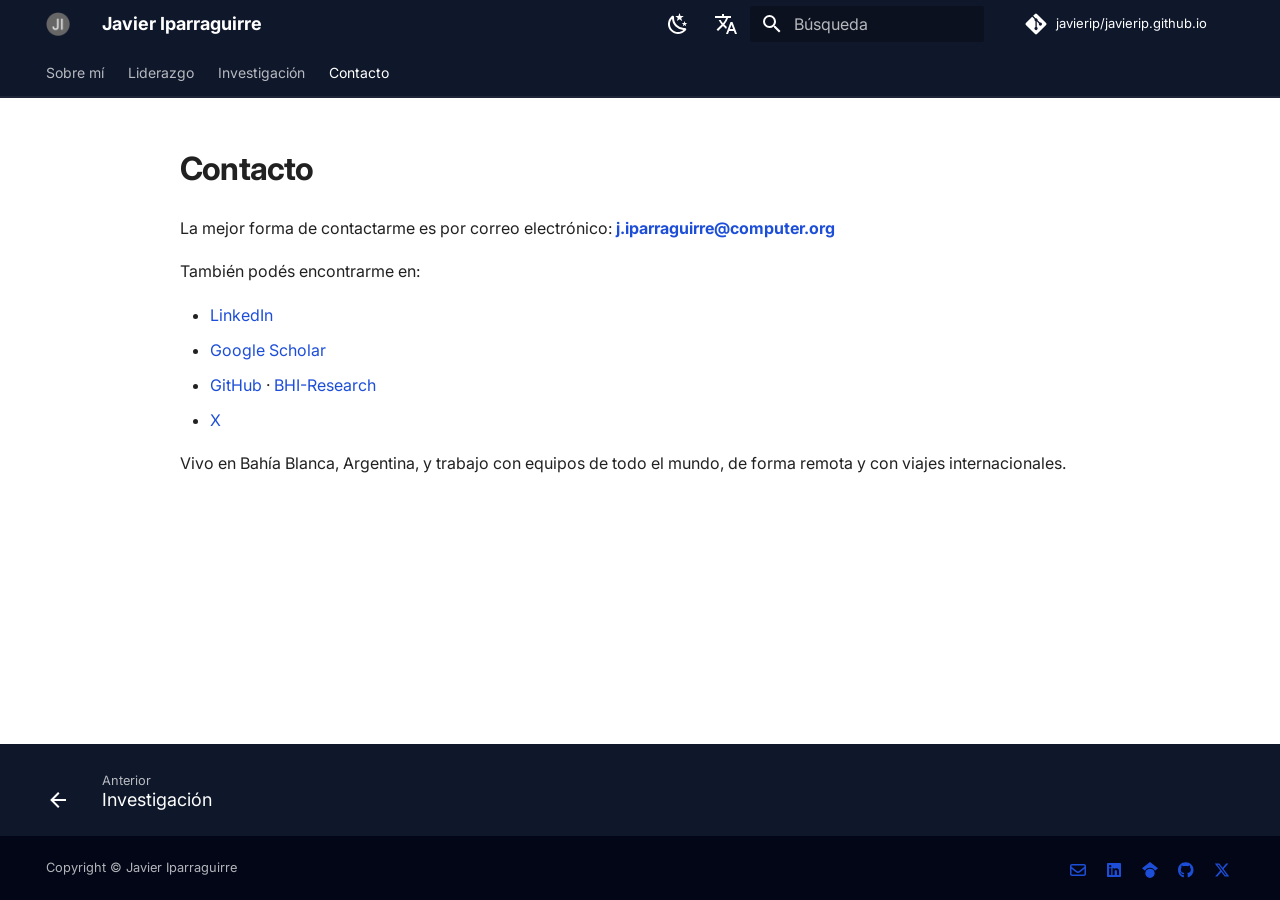
<file: es/contact/index.html>
<!doctype html>
<html lang="es" class="no-js">
  <head>
    
      <meta charset="utf-8">
      <meta name="viewport" content="width=device-width,initial-scale=1">
      
        <meta name="description" content="Director de Machine Learning en Teladoc Health, Profesor en la UTN FRBB e investigador en modelos de video eficientes y autosupervisados (JEPA). Becario Fulbright.">
      
      
        <meta name="author" content="Javier Iparraguirre">
      
      
        <link rel="canonical" href="https://javierip.github.io/es/contact/">
      
      
        <link rel="prev" href="../research/">
      
      
      
      <link rel="icon" href="../../images/favicon.ico">
      <meta name="generator" content="mkdocs-1.6.1, mkdocs-material-9.5.44">
    
    
      
        <title>Contacto - Javier Iparraguirre</title>
      
    
    
      <link rel="stylesheet" href="../../assets/stylesheets/main.0253249f.min.css">
      
        
        <link rel="stylesheet" href="../../assets/stylesheets/palette.06af60db.min.css">
      
      


    
    
      
    
    
      
        
        
        <link rel="preconnect" href="https://fonts.gstatic.com" crossorigin>
        <link rel="stylesheet" href="https://fonts.googleapis.com/css?family=Inter:300,300i,400,400i,700,700i%7CJetBrains+Mono:400,400i,700,700i&display=fallback">
        <style>:root{--md-text-font:"Inter";--md-code-font:"JetBrains Mono"}</style>
      
    
    
      <link rel="stylesheet" href="../../stylesheets/extra.css">
    
    <script>__md_scope=new URL("../..",location),__md_hash=e=>[...e].reduce(((e,_)=>(e<<5)-e+_.charCodeAt(0)),0),__md_get=(e,_=localStorage,t=__md_scope)=>JSON.parse(_.getItem(t.pathname+"."+e)),__md_set=(e,_,t=localStorage,a=__md_scope)=>{try{t.setItem(a.pathname+"."+e,JSON.stringify(_))}catch(e){}}</script>
    
      
  


  
  

<script id="__analytics">function __md_analytics(){function e(){dataLayer.push(arguments)}window.dataLayer=window.dataLayer||[],e("js",new Date),e("config","G-8ZT4TE5E92"),document.addEventListener("DOMContentLoaded",(function(){document.forms.search&&document.forms.search.query.addEventListener("blur",(function(){this.value&&e("event","search",{search_term:this.value})}));document$.subscribe((function(){var t=document.forms.feedback;if(void 0!==t)for(var a of t.querySelectorAll("[type=submit]"))a.addEventListener("click",(function(a){a.preventDefault();var n=document.location.pathname,d=this.getAttribute("data-md-value");e("event","feedback",{page:n,data:d}),t.firstElementChild.disabled=!0;var r=t.querySelector(".md-feedback__note [data-md-value='"+d+"']");r&&(r.hidden=!1)})),t.hidden=!1})),location$.subscribe((function(t){e("config","G-8ZT4TE5E92",{page_path:t.pathname})}))}));var t=document.createElement("script");t.async=!0,t.src="https://www.googletagmanager.com/gtag/js?id=G-8ZT4TE5E92",document.getElementById("__analytics").insertAdjacentElement("afterEnd",t)}</script>
  
    <script>"undefined"!=typeof __md_analytics&&__md_analytics()</script>
  

    
    
    
  </head>
  
  
    
    
      
    
    
    
    
    <body dir="ltr" data-md-color-scheme="default" data-md-color-primary="custom" data-md-color-accent="custom">
  
    
    <input class="md-toggle" data-md-toggle="drawer" type="checkbox" id="__drawer" autocomplete="off">
    <input class="md-toggle" data-md-toggle="search" type="checkbox" id="__search" autocomplete="off">
    <label class="md-overlay" for="__drawer"></label>
    <div data-md-component="skip">
      
        
        <a href="#contacto" class="md-skip">
          Saltar a contenido
        </a>
      
    </div>
    <div data-md-component="announce">
      
    </div>
    
    
      

  

<header class="md-header md-header--shadow md-header--lifted" data-md-component="header">
  <nav class="md-header__inner md-grid" aria-label="Cabecera">
    <a href="../" title="Javier Iparraguirre" class="md-header__button md-logo" aria-label="Javier Iparraguirre" data-md-component="logo">
      
  <img src="../../images/logo.png" alt="logo">

    </a>
    <label class="md-header__button md-icon" for="__drawer">
      
      <svg xmlns="http://www.w3.org/2000/svg" viewBox="0 0 24 24"><path d="M3 6h18v2H3zm0 5h18v2H3zm0 5h18v2H3z"/></svg>
    </label>
    <div class="md-header__title" data-md-component="header-title">
      <div class="md-header__ellipsis">
        <div class="md-header__topic">
          <span class="md-ellipsis">
            Javier Iparraguirre
          </span>
        </div>
        <div class="md-header__topic" data-md-component="header-topic">
          <span class="md-ellipsis">
            
              Contacto
            
          </span>
        </div>
      </div>
    </div>
    
      
        <form class="md-header__option" data-md-component="palette">
  
    
    
    
    <input class="md-option" data-md-color-media="" data-md-color-scheme="default" data-md-color-primary="custom" data-md-color-accent="custom"  aria-label="Switch to dark mode"  type="radio" name="__palette" id="__palette_0">
    
      <label class="md-header__button md-icon" title="Switch to dark mode" for="__palette_1" hidden>
        <svg xmlns="http://www.w3.org/2000/svg" viewBox="0 0 24 24"><path d="m17.75 4.09-2.53 1.94.91 3.06-2.63-1.81-2.63 1.81.91-3.06-2.53-1.94L12.44 4l1.06-3 1.06 3zm3.5 6.91-1.64 1.25.59 1.98-1.7-1.17-1.7 1.17.59-1.98L15.75 11l2.06-.05L18.5 9l.69 1.95zm-2.28 4.95c.83-.08 1.72 1.1 1.19 1.85-.32.45-.66.87-1.08 1.27C15.17 23 8.84 23 4.94 19.07c-3.91-3.9-3.91-10.24 0-14.14.4-.4.82-.76 1.27-1.08.75-.53 1.93.36 1.85 1.19-.27 2.86.69 5.83 2.89 8.02a9.96 9.96 0 0 0 8.02 2.89m-1.64 2.02a12.08 12.08 0 0 1-7.8-3.47c-2.17-2.19-3.33-5-3.49-7.82-2.81 3.14-2.7 7.96.31 10.98 3.02 3.01 7.84 3.12 10.98.31"/></svg>
      </label>
    
  
    
    
    
    <input class="md-option" data-md-color-media="" data-md-color-scheme="slate" data-md-color-primary="custom" data-md-color-accent="custom"  aria-label="Switch to light mode"  type="radio" name="__palette" id="__palette_1">
    
      <label class="md-header__button md-icon" title="Switch to light mode" for="__palette_0" hidden>
        <svg xmlns="http://www.w3.org/2000/svg" viewBox="0 0 24 24"><path d="M12 7a5 5 0 0 1 5 5 5 5 0 0 1-5 5 5 5 0 0 1-5-5 5 5 0 0 1 5-5m0 2a3 3 0 0 0-3 3 3 3 0 0 0 3 3 3 3 0 0 0 3-3 3 3 0 0 0-3-3m0-7 2.39 3.42C13.65 5.15 12.84 5 12 5s-1.65.15-2.39.42zM3.34 7l4.16-.35A7.2 7.2 0 0 0 5.94 8.5c-.44.74-.69 1.5-.83 2.29zm.02 10 1.76-3.77a7.131 7.131 0 0 0 2.38 4.14zM20.65 7l-1.77 3.79a7.02 7.02 0 0 0-2.38-4.15zm-.01 10-4.14.36c.59-.51 1.12-1.14 1.54-1.86.42-.73.69-1.5.83-2.29zM12 22l-2.41-3.44c.74.27 1.55.44 2.41.44.82 0 1.63-.17 2.37-.44z"/></svg>
      </label>
    
  
</form>
      
    
    
      <script>var palette=__md_get("__palette");if(palette&&palette.color){if("(prefers-color-scheme)"===palette.color.media){var media=matchMedia("(prefers-color-scheme: light)"),input=document.querySelector(media.matches?"[data-md-color-media='(prefers-color-scheme: light)']":"[data-md-color-media='(prefers-color-scheme: dark)']");palette.color.media=input.getAttribute("data-md-color-media"),palette.color.scheme=input.getAttribute("data-md-color-scheme"),palette.color.primary=input.getAttribute("data-md-color-primary"),palette.color.accent=input.getAttribute("data-md-color-accent")}for(var[key,value]of Object.entries(palette.color))document.body.setAttribute("data-md-color-"+key,value)}</script>
    
    
      <div class="md-header__option">
  <div class="md-select">
    
    <button class="md-header__button md-icon" aria-label="Seleccionar idioma">
      <svg xmlns="http://www.w3.org/2000/svg" viewBox="0 0 24 24"><path d="m12.87 15.07-2.54-2.51.03-.03A17.5 17.5 0 0 0 14.07 6H17V4h-7V2H8v2H1v2h11.17C11.5 7.92 10.44 9.75 9 11.35 8.07 10.32 7.3 9.19 6.69 8h-2c.73 1.63 1.73 3.17 2.98 4.56l-5.09 5.02L4 19l5-5 3.11 3.11zM18.5 10h-2L12 22h2l1.12-3h4.75L21 22h2zm-2.62 7 1.62-4.33L19.12 17z"/></svg>
    </button>
    <div class="md-select__inner">
      <ul class="md-select__list">
        
          <li class="md-select__item">
            <a href="../../contact/" hreflang="en" class="md-select__link">
              English
            </a>
          </li>
        
          <li class="md-select__item">
            <a href="./" hreflang="es" class="md-select__link">
              Español
            </a>
          </li>
        
      </ul>
    </div>
  </div>
</div>
    
    
      <label class="md-header__button md-icon" for="__search">
        
        <svg xmlns="http://www.w3.org/2000/svg" viewBox="0 0 24 24"><path d="M9.5 3A6.5 6.5 0 0 1 16 9.5c0 1.61-.59 3.09-1.56 4.23l.27.27h.79l5 5-1.5 1.5-5-5v-.79l-.27-.27A6.52 6.52 0 0 1 9.5 16 6.5 6.5 0 0 1 3 9.5 6.5 6.5 0 0 1 9.5 3m0 2C7 5 5 7 5 9.5S7 14 9.5 14 14 12 14 9.5 12 5 9.5 5"/></svg>
      </label>
      <div class="md-search" data-md-component="search" role="dialog">
  <label class="md-search__overlay" for="__search"></label>
  <div class="md-search__inner" role="search">
    <form class="md-search__form" name="search">
      <input type="text" class="md-search__input" name="query" aria-label="Búsqueda" placeholder="Búsqueda" autocapitalize="off" autocorrect="off" autocomplete="off" spellcheck="false" data-md-component="search-query" required>
      <label class="md-search__icon md-icon" for="__search">
        
        <svg xmlns="http://www.w3.org/2000/svg" viewBox="0 0 24 24"><path d="M9.5 3A6.5 6.5 0 0 1 16 9.5c0 1.61-.59 3.09-1.56 4.23l.27.27h.79l5 5-1.5 1.5-5-5v-.79l-.27-.27A6.52 6.52 0 0 1 9.5 16 6.5 6.5 0 0 1 3 9.5 6.5 6.5 0 0 1 9.5 3m0 2C7 5 5 7 5 9.5S7 14 9.5 14 14 12 14 9.5 12 5 9.5 5"/></svg>
        
        <svg xmlns="http://www.w3.org/2000/svg" viewBox="0 0 24 24"><path d="M20 11v2H8l5.5 5.5-1.42 1.42L4.16 12l7.92-7.92L13.5 5.5 8 11z"/></svg>
      </label>
      <nav class="md-search__options" aria-label="Buscar">
        
        <button type="reset" class="md-search__icon md-icon" title="Limpiar" aria-label="Limpiar" tabindex="-1">
          
          <svg xmlns="http://www.w3.org/2000/svg" viewBox="0 0 24 24"><path d="M19 6.41 17.59 5 12 10.59 6.41 5 5 6.41 10.59 12 5 17.59 6.41 19 12 13.41 17.59 19 19 17.59 13.41 12z"/></svg>
        </button>
      </nav>
      
        <div class="md-search__suggest" data-md-component="search-suggest"></div>
      
    </form>
    <div class="md-search__output">
      <div class="md-search__scrollwrap" tabindex="0" data-md-scrollfix>
        <div class="md-search-result" data-md-component="search-result">
          <div class="md-search-result__meta">
            Inicializando búsqueda
          </div>
          <ol class="md-search-result__list" role="presentation"></ol>
        </div>
      </div>
    </div>
  </div>
</div>
    
    
      <div class="md-header__source">
        <a href="https://github.com/javierip/javierip.github.io" title="Ir al repositorio" class="md-source" data-md-component="source">
  <div class="md-source__icon md-icon">
    
    <svg xmlns="http://www.w3.org/2000/svg" viewBox="0 0 448 512"><!--! Font Awesome Free 6.6.0 by @fontawesome - https://fontawesome.com License - https://fontawesome.com/license/free (Icons: CC BY 4.0, Fonts: SIL OFL 1.1, Code: MIT License) Copyright 2024 Fonticons, Inc.--><path d="M439.55 236.05 244 40.45a28.87 28.87 0 0 0-40.81 0l-40.66 40.63 51.52 51.52c27.06-9.14 52.68 16.77 43.39 43.68l49.66 49.66c34.23-11.8 61.18 31 35.47 56.69-26.49 26.49-70.21-2.87-56-37.34L240.22 199v121.85c25.3 12.54 22.26 41.85 9.08 55a34.34 34.34 0 0 1-48.55 0c-17.57-17.6-11.07-46.91 11.25-56v-123c-20.8-8.51-24.6-30.74-18.64-45L142.57 101 8.45 235.14a28.86 28.86 0 0 0 0 40.81l195.61 195.6a28.86 28.86 0 0 0 40.8 0l194.69-194.69a28.86 28.86 0 0 0 0-40.81"/></svg>
  </div>
  <div class="md-source__repository">
    javierip/javierip.github.io
  </div>
</a>
      </div>
    
  </nav>
  
    
      
<nav class="md-tabs" aria-label="Pestañas" data-md-component="tabs">
  <div class="md-grid">
    <ul class="md-tabs__list">
      
        
  
  
  
    <li class="md-tabs__item">
      <a href="../" class="md-tabs__link">
        
  
    
  
  Sobre mí

      </a>
    </li>
  

      
        
  
  
  
    <li class="md-tabs__item">
      <a href="../leadership/" class="md-tabs__link">
        
  
    
  
  Liderazgo

      </a>
    </li>
  

      
        
  
  
  
    <li class="md-tabs__item">
      <a href="../research/" class="md-tabs__link">
        
  
    
  
  Investigación

      </a>
    </li>
  

      
        
  
  
    
  
  
    <li class="md-tabs__item md-tabs__item--active">
      <a href="./" class="md-tabs__link">
        
  
    
  
  Contacto

      </a>
    </li>
  

      
    </ul>
  </div>
</nav>
    
  
</header>
    
    <div class="md-container" data-md-component="container">
      
      
        
      
      <main class="md-main" data-md-component="main">
        <div class="md-main__inner md-grid">
          
            
              
                
              
              <div class="md-sidebar md-sidebar--primary" data-md-component="sidebar" data-md-type="navigation" hidden>
                <div class="md-sidebar__scrollwrap">
                  <div class="md-sidebar__inner">
                    


  


<nav class="md-nav md-nav--primary md-nav--lifted" aria-label="Navegación" data-md-level="0">
  <label class="md-nav__title" for="__drawer">
    <a href="../" title="Javier Iparraguirre" class="md-nav__button md-logo" aria-label="Javier Iparraguirre" data-md-component="logo">
      
  <img src="../../images/logo.png" alt="logo">

    </a>
    Javier Iparraguirre
  </label>
  
    <div class="md-nav__source">
      <a href="https://github.com/javierip/javierip.github.io" title="Ir al repositorio" class="md-source" data-md-component="source">
  <div class="md-source__icon md-icon">
    
    <svg xmlns="http://www.w3.org/2000/svg" viewBox="0 0 448 512"><!--! Font Awesome Free 6.6.0 by @fontawesome - https://fontawesome.com License - https://fontawesome.com/license/free (Icons: CC BY 4.0, Fonts: SIL OFL 1.1, Code: MIT License) Copyright 2024 Fonticons, Inc.--><path d="M439.55 236.05 244 40.45a28.87 28.87 0 0 0-40.81 0l-40.66 40.63 51.52 51.52c27.06-9.14 52.68 16.77 43.39 43.68l49.66 49.66c34.23-11.8 61.18 31 35.47 56.69-26.49 26.49-70.21-2.87-56-37.34L240.22 199v121.85c25.3 12.54 22.26 41.85 9.08 55a34.34 34.34 0 0 1-48.55 0c-17.57-17.6-11.07-46.91 11.25-56v-123c-20.8-8.51-24.6-30.74-18.64-45L142.57 101 8.45 235.14a28.86 28.86 0 0 0 0 40.81l195.61 195.6a28.86 28.86 0 0 0 40.8 0l194.69-194.69a28.86 28.86 0 0 0 0-40.81"/></svg>
  </div>
  <div class="md-source__repository">
    javierip/javierip.github.io
  </div>
</a>
    </div>
  
  <ul class="md-nav__list" data-md-scrollfix>
    
      
      
  
  
  
  
    <li class="md-nav__item">
      <a href="../" class="md-nav__link">
        
  
  <span class="md-ellipsis">
    Sobre mí
  </span>
  

      </a>
    </li>
  

    
      
      
  
  
  
  
    <li class="md-nav__item">
      <a href="../leadership/" class="md-nav__link">
        
  
  <span class="md-ellipsis">
    Liderazgo
  </span>
  

      </a>
    </li>
  

    
      
      
  
  
  
  
    <li class="md-nav__item">
      <a href="../research/" class="md-nav__link">
        
  
  <span class="md-ellipsis">
    Investigación
  </span>
  

      </a>
    </li>
  

    
      
      
  
  
    
  
  
  
    <li class="md-nav__item md-nav__item--active">
      
      <input class="md-nav__toggle md-toggle" type="checkbox" id="__toc">
      
      
        
      
      
      <a href="./" class="md-nav__link md-nav__link--active">
        
  
  <span class="md-ellipsis">
    Contacto
  </span>
  

      </a>
      
    </li>
  

    
  </ul>
</nav>
                  </div>
                </div>
              </div>
            
            
              
                
              
              <div class="md-sidebar md-sidebar--secondary" data-md-component="sidebar" data-md-type="toc" hidden>
                <div class="md-sidebar__scrollwrap">
                  <div class="md-sidebar__inner">
                    

<nav class="md-nav md-nav--secondary" aria-label="Tabla de contenidos">
  
  
  
    
  
  
</nav>
                  </div>
                </div>
              </div>
            
          
          
            <div class="md-content" data-md-component="content">
              <article class="md-content__inner md-typeset">
                
                  

  
  


<h1 id="contacto">Contacto<a class="headerlink" href="#contacto" title="Permanent link">&para;</a></h1>
<p>La mejor forma de contactarme es por correo electrónico: <strong><a href="mailto:j.iparraguirre@computer.org">j.iparraguirre@computer.org</a></strong></p>
<p>También podés encontrarme en:</p>
<ul>
<li><a href="https://www.linkedin.com/in/jiparraguirre/" target="_blank">LinkedIn</a></li>
<li><a href="https://scholar.google.com/citations?user=PNNFrAQAAAAJ&amp;hl=es&amp;view_op=list_works&amp;sortby=pubdate" target="_blank">Google Scholar</a></li>
<li><a href="https://github.com/javierip" target="_blank">GitHub</a> · <a href="https://github.com/BHI-Research" target="_blank">BHI-Research</a></li>
<li><a href="https://x.com/javieripa" target="_blank">X</a></li>
</ul>
<p>Vivo en Bahía Blanca, Argentina, y trabajo con equipos de todo el mundo, de forma remota y con viajes internacionales.</p>







  
  



  


  



                
              </article>
            </div>
          
          
<script>var target=document.getElementById(location.hash.slice(1));target&&target.name&&(target.checked=target.name.startsWith("__tabbed_"))</script>
        </div>
        
          <button type="button" class="md-top md-icon" data-md-component="top" hidden>
  
  <svg xmlns="http://www.w3.org/2000/svg" viewBox="0 0 24 24"><path d="M13 20h-2V8l-5.5 5.5-1.42-1.42L12 4.16l7.92 7.92-1.42 1.42L13 8z"/></svg>
  Volver al principio
</button>
        
      </main>
      
        <footer class="md-footer">
  
    
      
        
      
      <nav class="md-footer__inner md-grid" aria-label="Pie" >
        
          
          <a href="../research/" class="md-footer__link md-footer__link--prev" aria-label="Anterior: Investigación">
            <div class="md-footer__button md-icon">
              
              <svg xmlns="http://www.w3.org/2000/svg" viewBox="0 0 24 24"><path d="M20 11v2H8l5.5 5.5-1.42 1.42L4.16 12l7.92-7.92L13.5 5.5 8 11z"/></svg>
            </div>
            <div class="md-footer__title">
              <span class="md-footer__direction">
                Anterior
              </span>
              <div class="md-ellipsis">
                Investigación
              </div>
            </div>
          </a>
        
        
      </nav>
    
  
  <div class="md-footer-meta md-typeset">
    <div class="md-footer-meta__inner md-grid">
      <div class="md-copyright">
  
    <div class="md-copyright__highlight">
      Copyright &copy; Javier Iparraguirre
    </div>
  
  
</div>
      
        <div class="md-social">
  
    
    
    
    
    <a href="mailto:j.iparraguirre@computer.org" target="_blank" rel="noopener" title="Email Javier" class="md-social__link">
      <svg xmlns="http://www.w3.org/2000/svg" viewBox="0 0 512 512"><!--! Font Awesome Free 6.6.0 by @fontawesome - https://fontawesome.com License - https://fontawesome.com/license/free (Icons: CC BY 4.0, Fonts: SIL OFL 1.1, Code: MIT License) Copyright 2024 Fonticons, Inc.--><path d="M64 112c-8.8 0-16 7.2-16 16v22.1l172.5 141.6c20.7 17 50.4 17 71.1 0L464 150.1V128c0-8.8-7.2-16-16-16zM48 212.2V384c0 8.8 7.2 16 16 16h384c8.8 0 16-7.2 16-16V212.2L322 328.8c-38.4 31.5-93.7 31.5-132 0zM0 128c0-35.3 28.7-64 64-64h384c35.3 0 64 28.7 64 64v256c0 35.3-28.7 64-64 64H64c-35.3 0-64-28.7-64-64z"/></svg>
    </a>
  
    
    
    
    
    <a href="https://www.linkedin.com/in/jiparraguirre/" target="_blank" rel="noopener" title="Javier on LinkedIn" class="md-social__link">
      <svg xmlns="http://www.w3.org/2000/svg" viewBox="0 0 448 512"><!--! Font Awesome Free 6.6.0 by @fontawesome - https://fontawesome.com License - https://fontawesome.com/license/free (Icons: CC BY 4.0, Fonts: SIL OFL 1.1, Code: MIT License) Copyright 2024 Fonticons, Inc.--><path d="M416 32H31.9C14.3 32 0 46.5 0 64.3v383.4C0 465.5 14.3 480 31.9 480H416c17.6 0 32-14.5 32-32.3V64.3c0-17.8-14.4-32.3-32-32.3M135.4 416H69V202.2h66.5V416zm-33.2-243c-21.3 0-38.5-17.3-38.5-38.5S80.9 96 102.2 96c21.2 0 38.5 17.3 38.5 38.5 0 21.3-17.2 38.5-38.5 38.5m282.1 243h-66.4V312c0-24.8-.5-56.7-34.5-56.7-34.6 0-39.9 27-39.9 54.9V416h-66.4V202.2h63.7v29.2h.9c8.9-16.8 30.6-34.5 62.9-34.5 67.2 0 79.7 44.3 79.7 101.9z"/></svg>
    </a>
  
    
    
    
    
    <a href="https://scholar.google.com/citations?user=PNNFrAQAAAAJ&hl=en&view_op=list_works&sortby=pubdate" target="_blank" rel="noopener" title="Javier on Google Scholar" class="md-social__link">
      <svg xmlns="http://www.w3.org/2000/svg" viewBox="0 0 512 512"><!--! Font Awesome Free 6.6.0 by @fontawesome - https://fontawesome.com License - https://fontawesome.com/license/free (Icons: CC BY 4.0, Fonts: SIL OFL 1.1, Code: MIT License) Copyright 2024 Fonticons, Inc.--><path d="M390.9 298.5s0 .1.1.1c9.2 19.4 14.4 41.1 14.4 64C405.3 445.1 338.5 512 256 512s-149.3-66.9-149.3-149.3c0-22.9 5.2-44.6 14.4-64 1.7-3.6 3.6-7.2 5.6-10.7q6.6-11.4 15-21.3c27.4-32.6 68.5-53.3 114.4-53.3 33.6 0 64.6 11.1 89.6 29.9 9.1 6.9 17.4 14.7 24.8 23.5 5.6 6.6 10.6 13.8 15 21.3 2 3.4 3.8 7 5.5 10.5zm26.4-18.8c-30.1-58.4-91-98.4-161.3-98.4s-131.2 40-161.3 98.4L0 202.7 256 0l256 202.7-94.7 77.1z"/></svg>
    </a>
  
    
    
    
    
    <a href="https://github.com/javierip" target="_blank" rel="noopener" title="Javier on GitHub" class="md-social__link">
      <svg xmlns="http://www.w3.org/2000/svg" viewBox="0 0 496 512"><!--! Font Awesome Free 6.6.0 by @fontawesome - https://fontawesome.com License - https://fontawesome.com/license/free (Icons: CC BY 4.0, Fonts: SIL OFL 1.1, Code: MIT License) Copyright 2024 Fonticons, Inc.--><path d="M165.9 397.4c0 2-2.3 3.6-5.2 3.6-3.3.3-5.6-1.3-5.6-3.6 0-2 2.3-3.6 5.2-3.6 3-.3 5.6 1.3 5.6 3.6m-31.1-4.5c-.7 2 1.3 4.3 4.3 4.9 2.6 1 5.6 0 6.2-2s-1.3-4.3-4.3-5.2c-2.6-.7-5.5.3-6.2 2.3m44.2-1.7c-2.9.7-4.9 2.6-4.6 4.9.3 2 2.9 3.3 5.9 2.6 2.9-.7 4.9-2.6 4.6-4.6-.3-1.9-3-3.2-5.9-2.9M244.8 8C106.1 8 0 113.3 0 252c0 110.9 69.8 205.8 169.5 239.2 12.8 2.3 17.3-5.6 17.3-12.1 0-6.2-.3-40.4-.3-61.4 0 0-70 15-84.7-29.8 0 0-11.4-29.1-27.8-36.6 0 0-22.9-15.7 1.6-15.4 0 0 24.9 2 38.6 25.8 21.9 38.6 58.6 27.5 72.9 20.9 2.3-16 8.8-27.1 16-33.7-55.9-6.2-112.3-14.3-112.3-110.5 0-27.5 7.6-41.3 23.6-58.9-2.6-6.5-11.1-33.3 2.6-67.9 20.9-6.5 69 27 69 27 20-5.6 41.5-8.5 62.8-8.5s42.8 2.9 62.8 8.5c0 0 48.1-33.6 69-27 13.7 34.7 5.2 61.4 2.6 67.9 16 17.7 25.8 31.5 25.8 58.9 0 96.5-58.9 104.2-114.8 110.5 9.2 7.9 17 22.9 17 46.4 0 33.7-.3 75.4-.3 83.6 0 6.5 4.6 14.4 17.3 12.1C428.2 457.8 496 362.9 496 252 496 113.3 383.5 8 244.8 8M97.2 352.9c-1.3 1-1 3.3.7 5.2 1.6 1.6 3.9 2.3 5.2 1 1.3-1 1-3.3-.7-5.2-1.6-1.6-3.9-2.3-5.2-1m-10.8-8.1c-.7 1.3.3 2.9 2.3 3.9 1.6 1 3.6.7 4.3-.7.7-1.3-.3-2.9-2.3-3.9-2-.6-3.6-.3-4.3.7m32.4 35.6c-1.6 1.3-1 4.3 1.3 6.2 2.3 2.3 5.2 2.6 6.5 1 1.3-1.3.7-4.3-1.3-6.2-2.2-2.3-5.2-2.6-6.5-1m-11.4-14.7c-1.6 1-1.6 3.6 0 5.9s4.3 3.3 5.6 2.3c1.6-1.3 1.6-3.9 0-6.2-1.4-2.3-4-3.3-5.6-2"/></svg>
    </a>
  
    
    
    
    
    <a href="https://x.com/javieripa" target="_blank" rel="noopener" title="Javier on X" class="md-social__link">
      <svg xmlns="http://www.w3.org/2000/svg" viewBox="0 0 512 512"><!--! Font Awesome Free 6.6.0 by @fontawesome - https://fontawesome.com License - https://fontawesome.com/license/free (Icons: CC BY 4.0, Fonts: SIL OFL 1.1, Code: MIT License) Copyright 2024 Fonticons, Inc.--><path d="M389.2 48h70.6L305.6 224.2 487 464H345L233.7 318.6 106.5 464H35.8l164.9-188.5L26.8 48h145.6l100.5 132.9zm-24.8 373.8h39.1L151.1 88h-42z"/></svg>
    </a>
  
</div>
      
    </div>
  </div>
</footer>
      
    </div>
    <div class="md-dialog" data-md-component="dialog">
      <div class="md-dialog__inner md-typeset"></div>
    </div>
    
    
    <script id="__config" type="application/json">{"base": "../..", "features": ["navigation.tabs", "navigation.tabs.sticky", "navigation.footer", "navigation.top", "toc.follow", "search.suggest", "search.highlight"], "search": "../../assets/javascripts/workers/search.6ce7567c.min.js", "translations": {"clipboard.copied": "Copiado al portapapeles", "clipboard.copy": "Copiar al portapapeles", "search.result.more.one": "1 m\u00e1s en esta p\u00e1gina", "search.result.more.other": "# m\u00e1s en esta p\u00e1gina", "search.result.none": "No se encontraron documentos", "search.result.one": "1 documento encontrado", "search.result.other": "# documentos encontrados", "search.result.placeholder": "Teclee para comenzar b\u00fasqueda", "search.result.term.missing": "Falta", "select.version": "Seleccionar versi\u00f3n"}}</script>
    
    
      <script src="../../assets/javascripts/bundle.83f73b43.min.js"></script>
      
    
  </body>
</html>
</file>
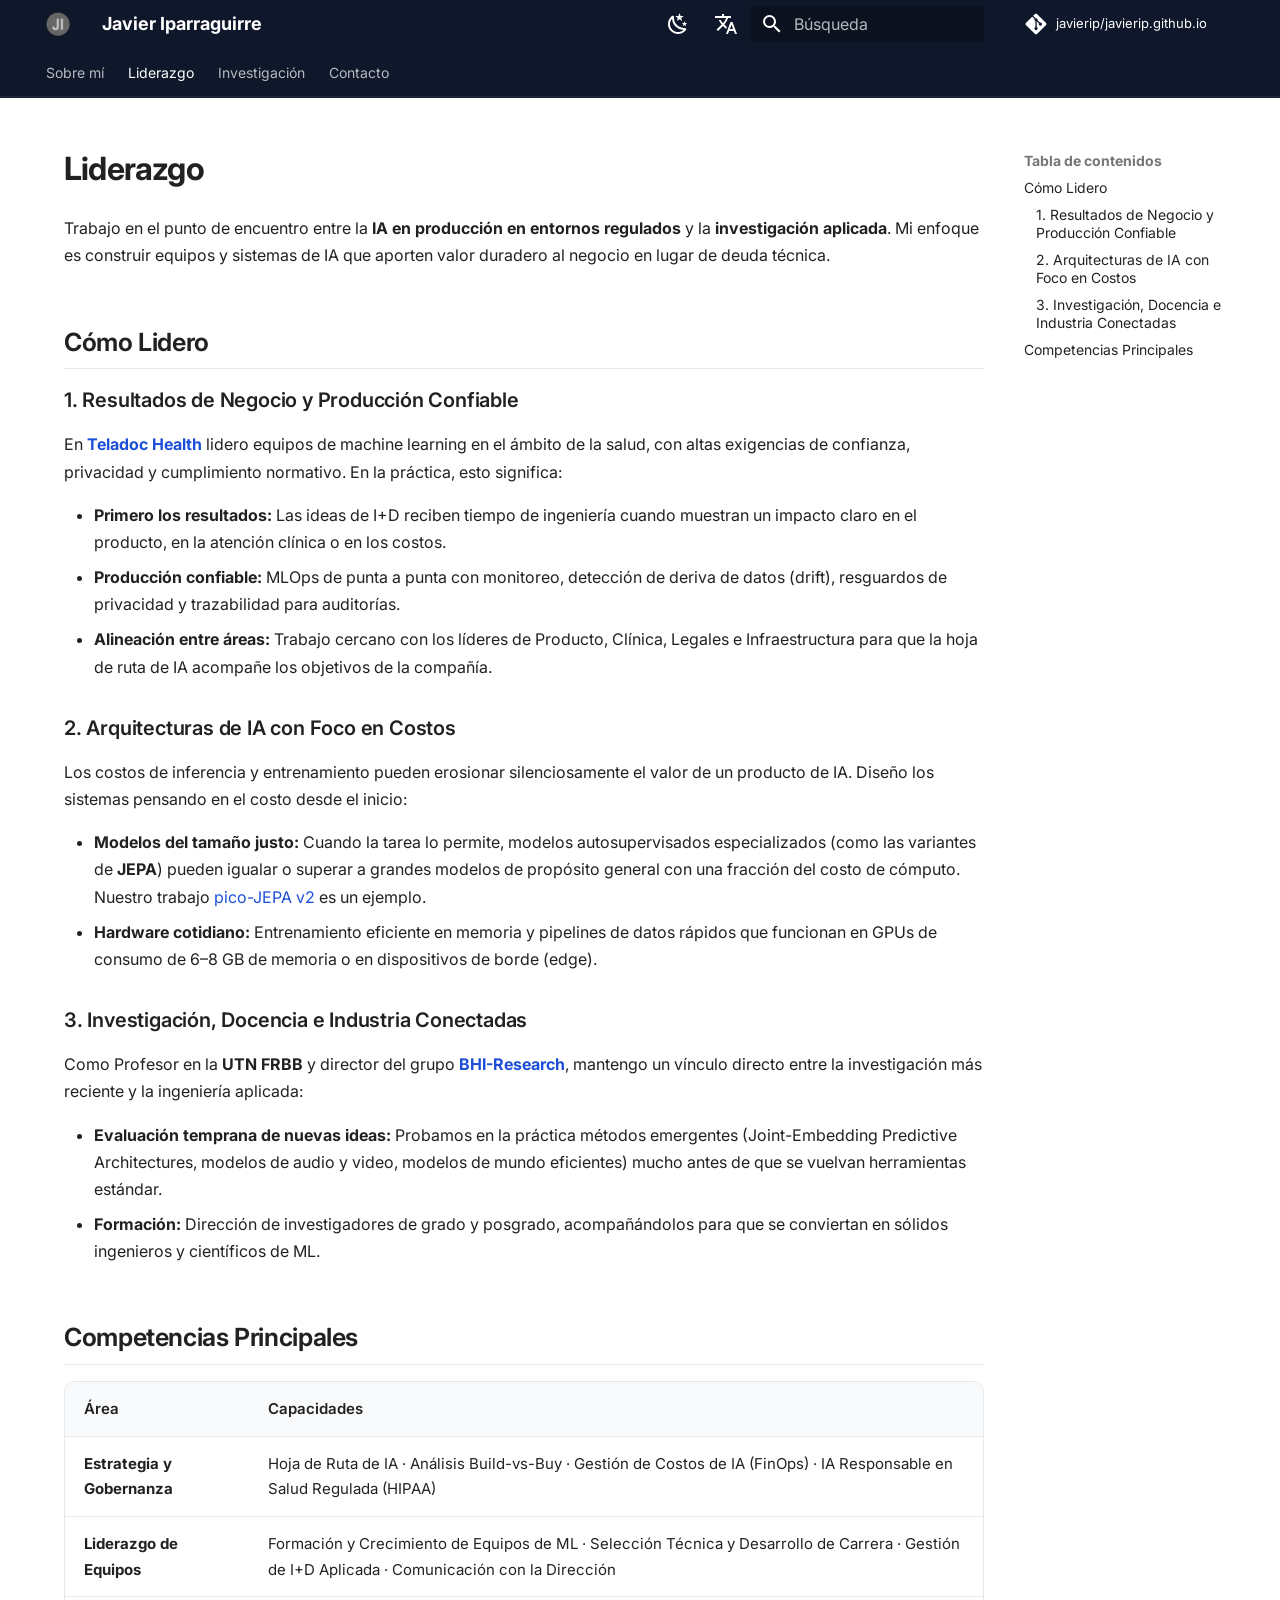
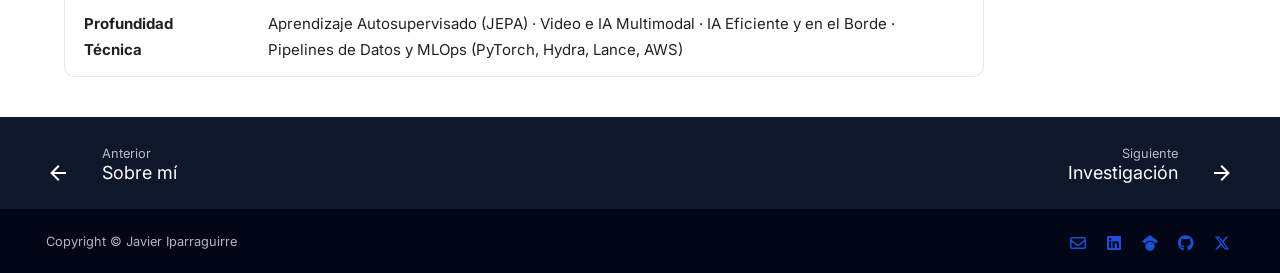
<file: es/leadership/index.html>
<!doctype html>
<html lang="es" class="no-js">
  <head>
    
      <meta charset="utf-8">
      <meta name="viewport" content="width=device-width,initial-scale=1">
      
        <meta name="description" content="Director de Machine Learning en Teladoc Health, Profesor en la UTN FRBB e investigador en modelos de video eficientes y autosupervisados (JEPA). Becario Fulbright.">
      
      
        <meta name="author" content="Javier Iparraguirre">
      
      
        <link rel="canonical" href="https://javierip.github.io/es/leadership/">
      
      
        <link rel="prev" href="../">
      
      
        <link rel="next" href="../research/">
      
      
      <link rel="icon" href="../../images/favicon.ico">
      <meta name="generator" content="mkdocs-1.6.1, mkdocs-material-9.5.44">
    
    
      
        <title>Liderazgo - Javier Iparraguirre</title>
      
    
    
      <link rel="stylesheet" href="../../assets/stylesheets/main.0253249f.min.css">
      
        
        <link rel="stylesheet" href="../../assets/stylesheets/palette.06af60db.min.css">
      
      


    
    
      
    
    
      
        
        
        <link rel="preconnect" href="https://fonts.gstatic.com" crossorigin>
        <link rel="stylesheet" href="https://fonts.googleapis.com/css?family=Inter:300,300i,400,400i,700,700i%7CJetBrains+Mono:400,400i,700,700i&display=fallback">
        <style>:root{--md-text-font:"Inter";--md-code-font:"JetBrains Mono"}</style>
      
    
    
      <link rel="stylesheet" href="../../stylesheets/extra.css">
    
    <script>__md_scope=new URL("../..",location),__md_hash=e=>[...e].reduce(((e,_)=>(e<<5)-e+_.charCodeAt(0)),0),__md_get=(e,_=localStorage,t=__md_scope)=>JSON.parse(_.getItem(t.pathname+"."+e)),__md_set=(e,_,t=localStorage,a=__md_scope)=>{try{t.setItem(a.pathname+"."+e,JSON.stringify(_))}catch(e){}}</script>
    
      
  


  
  

<script id="__analytics">function __md_analytics(){function e(){dataLayer.push(arguments)}window.dataLayer=window.dataLayer||[],e("js",new Date),e("config","G-8ZT4TE5E92"),document.addEventListener("DOMContentLoaded",(function(){document.forms.search&&document.forms.search.query.addEventListener("blur",(function(){this.value&&e("event","search",{search_term:this.value})}));document$.subscribe((function(){var t=document.forms.feedback;if(void 0!==t)for(var a of t.querySelectorAll("[type=submit]"))a.addEventListener("click",(function(a){a.preventDefault();var n=document.location.pathname,d=this.getAttribute("data-md-value");e("event","feedback",{page:n,data:d}),t.firstElementChild.disabled=!0;var r=t.querySelector(".md-feedback__note [data-md-value='"+d+"']");r&&(r.hidden=!1)})),t.hidden=!1})),location$.subscribe((function(t){e("config","G-8ZT4TE5E92",{page_path:t.pathname})}))}));var t=document.createElement("script");t.async=!0,t.src="https://www.googletagmanager.com/gtag/js?id=G-8ZT4TE5E92",document.getElementById("__analytics").insertAdjacentElement("afterEnd",t)}</script>
  
    <script>"undefined"!=typeof __md_analytics&&__md_analytics()</script>
  

    
    
    
  </head>
  
  
    
    
      
    
    
    
    
    <body dir="ltr" data-md-color-scheme="default" data-md-color-primary="custom" data-md-color-accent="custom">
  
    
    <input class="md-toggle" data-md-toggle="drawer" type="checkbox" id="__drawer" autocomplete="off">
    <input class="md-toggle" data-md-toggle="search" type="checkbox" id="__search" autocomplete="off">
    <label class="md-overlay" for="__drawer"></label>
    <div data-md-component="skip">
      
        
        <a href="#liderazgo" class="md-skip">
          Saltar a contenido
        </a>
      
    </div>
    <div data-md-component="announce">
      
    </div>
    
    
      

  

<header class="md-header md-header--shadow md-header--lifted" data-md-component="header">
  <nav class="md-header__inner md-grid" aria-label="Cabecera">
    <a href="../" title="Javier Iparraguirre" class="md-header__button md-logo" aria-label="Javier Iparraguirre" data-md-component="logo">
      
  <img src="../../images/logo.png" alt="logo">

    </a>
    <label class="md-header__button md-icon" for="__drawer">
      
      <svg xmlns="http://www.w3.org/2000/svg" viewBox="0 0 24 24"><path d="M3 6h18v2H3zm0 5h18v2H3zm0 5h18v2H3z"/></svg>
    </label>
    <div class="md-header__title" data-md-component="header-title">
      <div class="md-header__ellipsis">
        <div class="md-header__topic">
          <span class="md-ellipsis">
            Javier Iparraguirre
          </span>
        </div>
        <div class="md-header__topic" data-md-component="header-topic">
          <span class="md-ellipsis">
            
              Liderazgo
            
          </span>
        </div>
      </div>
    </div>
    
      
        <form class="md-header__option" data-md-component="palette">
  
    
    
    
    <input class="md-option" data-md-color-media="" data-md-color-scheme="default" data-md-color-primary="custom" data-md-color-accent="custom"  aria-label="Switch to dark mode"  type="radio" name="__palette" id="__palette_0">
    
      <label class="md-header__button md-icon" title="Switch to dark mode" for="__palette_1" hidden>
        <svg xmlns="http://www.w3.org/2000/svg" viewBox="0 0 24 24"><path d="m17.75 4.09-2.53 1.94.91 3.06-2.63-1.81-2.63 1.81.91-3.06-2.53-1.94L12.44 4l1.06-3 1.06 3zm3.5 6.91-1.64 1.25.59 1.98-1.7-1.17-1.7 1.17.59-1.98L15.75 11l2.06-.05L18.5 9l.69 1.95zm-2.28 4.95c.83-.08 1.72 1.1 1.19 1.85-.32.45-.66.87-1.08 1.27C15.17 23 8.84 23 4.94 19.07c-3.91-3.9-3.91-10.24 0-14.14.4-.4.82-.76 1.27-1.08.75-.53 1.93.36 1.85 1.19-.27 2.86.69 5.83 2.89 8.02a9.96 9.96 0 0 0 8.02 2.89m-1.64 2.02a12.08 12.08 0 0 1-7.8-3.47c-2.17-2.19-3.33-5-3.49-7.82-2.81 3.14-2.7 7.96.31 10.98 3.02 3.01 7.84 3.12 10.98.31"/></svg>
      </label>
    
  
    
    
    
    <input class="md-option" data-md-color-media="" data-md-color-scheme="slate" data-md-color-primary="custom" data-md-color-accent="custom"  aria-label="Switch to light mode"  type="radio" name="__palette" id="__palette_1">
    
      <label class="md-header__button md-icon" title="Switch to light mode" for="__palette_0" hidden>
        <svg xmlns="http://www.w3.org/2000/svg" viewBox="0 0 24 24"><path d="M12 7a5 5 0 0 1 5 5 5 5 0 0 1-5 5 5 5 0 0 1-5-5 5 5 0 0 1 5-5m0 2a3 3 0 0 0-3 3 3 3 0 0 0 3 3 3 3 0 0 0 3-3 3 3 0 0 0-3-3m0-7 2.39 3.42C13.65 5.15 12.84 5 12 5s-1.65.15-2.39.42zM3.34 7l4.16-.35A7.2 7.2 0 0 0 5.94 8.5c-.44.74-.69 1.5-.83 2.29zm.02 10 1.76-3.77a7.131 7.131 0 0 0 2.38 4.14zM20.65 7l-1.77 3.79a7.02 7.02 0 0 0-2.38-4.15zm-.01 10-4.14.36c.59-.51 1.12-1.14 1.54-1.86.42-.73.69-1.5.83-2.29zM12 22l-2.41-3.44c.74.27 1.55.44 2.41.44.82 0 1.63-.17 2.37-.44z"/></svg>
      </label>
    
  
</form>
      
    
    
      <script>var palette=__md_get("__palette");if(palette&&palette.color){if("(prefers-color-scheme)"===palette.color.media){var media=matchMedia("(prefers-color-scheme: light)"),input=document.querySelector(media.matches?"[data-md-color-media='(prefers-color-scheme: light)']":"[data-md-color-media='(prefers-color-scheme: dark)']");palette.color.media=input.getAttribute("data-md-color-media"),palette.color.scheme=input.getAttribute("data-md-color-scheme"),palette.color.primary=input.getAttribute("data-md-color-primary"),palette.color.accent=input.getAttribute("data-md-color-accent")}for(var[key,value]of Object.entries(palette.color))document.body.setAttribute("data-md-color-"+key,value)}</script>
    
    
      <div class="md-header__option">
  <div class="md-select">
    
    <button class="md-header__button md-icon" aria-label="Seleccionar idioma">
      <svg xmlns="http://www.w3.org/2000/svg" viewBox="0 0 24 24"><path d="m12.87 15.07-2.54-2.51.03-.03A17.5 17.5 0 0 0 14.07 6H17V4h-7V2H8v2H1v2h11.17C11.5 7.92 10.44 9.75 9 11.35 8.07 10.32 7.3 9.19 6.69 8h-2c.73 1.63 1.73 3.17 2.98 4.56l-5.09 5.02L4 19l5-5 3.11 3.11zM18.5 10h-2L12 22h2l1.12-3h4.75L21 22h2zm-2.62 7 1.62-4.33L19.12 17z"/></svg>
    </button>
    <div class="md-select__inner">
      <ul class="md-select__list">
        
          <li class="md-select__item">
            <a href="../../leadership/" hreflang="en" class="md-select__link">
              English
            </a>
          </li>
        
          <li class="md-select__item">
            <a href="./" hreflang="es" class="md-select__link">
              Español
            </a>
          </li>
        
      </ul>
    </div>
  </div>
</div>
    
    
      <label class="md-header__button md-icon" for="__search">
        
        <svg xmlns="http://www.w3.org/2000/svg" viewBox="0 0 24 24"><path d="M9.5 3A6.5 6.5 0 0 1 16 9.5c0 1.61-.59 3.09-1.56 4.23l.27.27h.79l5 5-1.5 1.5-5-5v-.79l-.27-.27A6.52 6.52 0 0 1 9.5 16 6.5 6.5 0 0 1 3 9.5 6.5 6.5 0 0 1 9.5 3m0 2C7 5 5 7 5 9.5S7 14 9.5 14 14 12 14 9.5 12 5 9.5 5"/></svg>
      </label>
      <div class="md-search" data-md-component="search" role="dialog">
  <label class="md-search__overlay" for="__search"></label>
  <div class="md-search__inner" role="search">
    <form class="md-search__form" name="search">
      <input type="text" class="md-search__input" name="query" aria-label="Búsqueda" placeholder="Búsqueda" autocapitalize="off" autocorrect="off" autocomplete="off" spellcheck="false" data-md-component="search-query" required>
      <label class="md-search__icon md-icon" for="__search">
        
        <svg xmlns="http://www.w3.org/2000/svg" viewBox="0 0 24 24"><path d="M9.5 3A6.5 6.5 0 0 1 16 9.5c0 1.61-.59 3.09-1.56 4.23l.27.27h.79l5 5-1.5 1.5-5-5v-.79l-.27-.27A6.52 6.52 0 0 1 9.5 16 6.5 6.5 0 0 1 3 9.5 6.5 6.5 0 0 1 9.5 3m0 2C7 5 5 7 5 9.5S7 14 9.5 14 14 12 14 9.5 12 5 9.5 5"/></svg>
        
        <svg xmlns="http://www.w3.org/2000/svg" viewBox="0 0 24 24"><path d="M20 11v2H8l5.5 5.5-1.42 1.42L4.16 12l7.92-7.92L13.5 5.5 8 11z"/></svg>
      </label>
      <nav class="md-search__options" aria-label="Buscar">
        
        <button type="reset" class="md-search__icon md-icon" title="Limpiar" aria-label="Limpiar" tabindex="-1">
          
          <svg xmlns="http://www.w3.org/2000/svg" viewBox="0 0 24 24"><path d="M19 6.41 17.59 5 12 10.59 6.41 5 5 6.41 10.59 12 5 17.59 6.41 19 12 13.41 17.59 19 19 17.59 13.41 12z"/></svg>
        </button>
      </nav>
      
        <div class="md-search__suggest" data-md-component="search-suggest"></div>
      
    </form>
    <div class="md-search__output">
      <div class="md-search__scrollwrap" tabindex="0" data-md-scrollfix>
        <div class="md-search-result" data-md-component="search-result">
          <div class="md-search-result__meta">
            Inicializando búsqueda
          </div>
          <ol class="md-search-result__list" role="presentation"></ol>
        </div>
      </div>
    </div>
  </div>
</div>
    
    
      <div class="md-header__source">
        <a href="https://github.com/javierip/javierip.github.io" title="Ir al repositorio" class="md-source" data-md-component="source">
  <div class="md-source__icon md-icon">
    
    <svg xmlns="http://www.w3.org/2000/svg" viewBox="0 0 448 512"><!--! Font Awesome Free 6.6.0 by @fontawesome - https://fontawesome.com License - https://fontawesome.com/license/free (Icons: CC BY 4.0, Fonts: SIL OFL 1.1, Code: MIT License) Copyright 2024 Fonticons, Inc.--><path d="M439.55 236.05 244 40.45a28.87 28.87 0 0 0-40.81 0l-40.66 40.63 51.52 51.52c27.06-9.14 52.68 16.77 43.39 43.68l49.66 49.66c34.23-11.8 61.18 31 35.47 56.69-26.49 26.49-70.21-2.87-56-37.34L240.22 199v121.85c25.3 12.54 22.26 41.85 9.08 55a34.34 34.34 0 0 1-48.55 0c-17.57-17.6-11.07-46.91 11.25-56v-123c-20.8-8.51-24.6-30.74-18.64-45L142.57 101 8.45 235.14a28.86 28.86 0 0 0 0 40.81l195.61 195.6a28.86 28.86 0 0 0 40.8 0l194.69-194.69a28.86 28.86 0 0 0 0-40.81"/></svg>
  </div>
  <div class="md-source__repository">
    javierip/javierip.github.io
  </div>
</a>
      </div>
    
  </nav>
  
    
      
<nav class="md-tabs" aria-label="Pestañas" data-md-component="tabs">
  <div class="md-grid">
    <ul class="md-tabs__list">
      
        
  
  
  
    <li class="md-tabs__item">
      <a href="../" class="md-tabs__link">
        
  
    
  
  Sobre mí

      </a>
    </li>
  

      
        
  
  
    
  
  
    <li class="md-tabs__item md-tabs__item--active">
      <a href="./" class="md-tabs__link">
        
  
    
  
  Liderazgo

      </a>
    </li>
  

      
        
  
  
  
    <li class="md-tabs__item">
      <a href="../research/" class="md-tabs__link">
        
  
    
  
  Investigación

      </a>
    </li>
  

      
        
  
  
  
    <li class="md-tabs__item">
      <a href="../contact/" class="md-tabs__link">
        
  
    
  
  Contacto

      </a>
    </li>
  

      
    </ul>
  </div>
</nav>
    
  
</header>
    
    <div class="md-container" data-md-component="container">
      
      
        
      
      <main class="md-main" data-md-component="main">
        <div class="md-main__inner md-grid">
          
            
              
                
              
              <div class="md-sidebar md-sidebar--primary" data-md-component="sidebar" data-md-type="navigation" hidden>
                <div class="md-sidebar__scrollwrap">
                  <div class="md-sidebar__inner">
                    


  


<nav class="md-nav md-nav--primary md-nav--lifted" aria-label="Navegación" data-md-level="0">
  <label class="md-nav__title" for="__drawer">
    <a href="../" title="Javier Iparraguirre" class="md-nav__button md-logo" aria-label="Javier Iparraguirre" data-md-component="logo">
      
  <img src="../../images/logo.png" alt="logo">

    </a>
    Javier Iparraguirre
  </label>
  
    <div class="md-nav__source">
      <a href="https://github.com/javierip/javierip.github.io" title="Ir al repositorio" class="md-source" data-md-component="source">
  <div class="md-source__icon md-icon">
    
    <svg xmlns="http://www.w3.org/2000/svg" viewBox="0 0 448 512"><!--! Font Awesome Free 6.6.0 by @fontawesome - https://fontawesome.com License - https://fontawesome.com/license/free (Icons: CC BY 4.0, Fonts: SIL OFL 1.1, Code: MIT License) Copyright 2024 Fonticons, Inc.--><path d="M439.55 236.05 244 40.45a28.87 28.87 0 0 0-40.81 0l-40.66 40.63 51.52 51.52c27.06-9.14 52.68 16.77 43.39 43.68l49.66 49.66c34.23-11.8 61.18 31 35.47 56.69-26.49 26.49-70.21-2.87-56-37.34L240.22 199v121.85c25.3 12.54 22.26 41.85 9.08 55a34.34 34.34 0 0 1-48.55 0c-17.57-17.6-11.07-46.91 11.25-56v-123c-20.8-8.51-24.6-30.74-18.64-45L142.57 101 8.45 235.14a28.86 28.86 0 0 0 0 40.81l195.61 195.6a28.86 28.86 0 0 0 40.8 0l194.69-194.69a28.86 28.86 0 0 0 0-40.81"/></svg>
  </div>
  <div class="md-source__repository">
    javierip/javierip.github.io
  </div>
</a>
    </div>
  
  <ul class="md-nav__list" data-md-scrollfix>
    
      
      
  
  
  
  
    <li class="md-nav__item">
      <a href="../" class="md-nav__link">
        
  
  <span class="md-ellipsis">
    Sobre mí
  </span>
  

      </a>
    </li>
  

    
      
      
  
  
    
  
  
  
    <li class="md-nav__item md-nav__item--active">
      
      <input class="md-nav__toggle md-toggle" type="checkbox" id="__toc">
      
      
        
      
      
        <label class="md-nav__link md-nav__link--active" for="__toc">
          
  
  <span class="md-ellipsis">
    Liderazgo
  </span>
  

          <span class="md-nav__icon md-icon"></span>
        </label>
      
      <a href="./" class="md-nav__link md-nav__link--active">
        
  
  <span class="md-ellipsis">
    Liderazgo
  </span>
  

      </a>
      
        

<nav class="md-nav md-nav--secondary" aria-label="Tabla de contenidos">
  
  
  
    
  
  
    <label class="md-nav__title" for="__toc">
      <span class="md-nav__icon md-icon"></span>
      Tabla de contenidos
    </label>
    <ul class="md-nav__list" data-md-component="toc" data-md-scrollfix>
      
        <li class="md-nav__item">
  <a href="#como-lidero" class="md-nav__link">
    <span class="md-ellipsis">
      Cómo Lidero
    </span>
  </a>
  
    <nav class="md-nav" aria-label="Cómo Lidero">
      <ul class="md-nav__list">
        
          <li class="md-nav__item">
  <a href="#1-resultados-de-negocio-y-produccion-confiable" class="md-nav__link">
    <span class="md-ellipsis">
      1. Resultados de Negocio y Producción Confiable
    </span>
  </a>
  
</li>
        
          <li class="md-nav__item">
  <a href="#2-arquitecturas-de-ia-con-foco-en-costos" class="md-nav__link">
    <span class="md-ellipsis">
      2. Arquitecturas de IA con Foco en Costos
    </span>
  </a>
  
</li>
        
          <li class="md-nav__item">
  <a href="#3-investigacion-docencia-e-industria-conectadas" class="md-nav__link">
    <span class="md-ellipsis">
      3. Investigación, Docencia e Industria Conectadas
    </span>
  </a>
  
</li>
        
      </ul>
    </nav>
  
</li>
      
        <li class="md-nav__item">
  <a href="#competencias-principales" class="md-nav__link">
    <span class="md-ellipsis">
      Competencias Principales
    </span>
  </a>
  
</li>
      
    </ul>
  
</nav>
      
    </li>
  

    
      
      
  
  
  
  
    <li class="md-nav__item">
      <a href="../research/" class="md-nav__link">
        
  
  <span class="md-ellipsis">
    Investigación
  </span>
  

      </a>
    </li>
  

    
      
      
  
  
  
  
    <li class="md-nav__item">
      <a href="../contact/" class="md-nav__link">
        
  
  <span class="md-ellipsis">
    Contacto
  </span>
  

      </a>
    </li>
  

    
  </ul>
</nav>
                  </div>
                </div>
              </div>
            
            
              
                
              
              <div class="md-sidebar md-sidebar--secondary" data-md-component="sidebar" data-md-type="toc" >
                <div class="md-sidebar__scrollwrap">
                  <div class="md-sidebar__inner">
                    

<nav class="md-nav md-nav--secondary" aria-label="Tabla de contenidos">
  
  
  
    
  
  
    <label class="md-nav__title" for="__toc">
      <span class="md-nav__icon md-icon"></span>
      Tabla de contenidos
    </label>
    <ul class="md-nav__list" data-md-component="toc" data-md-scrollfix>
      
        <li class="md-nav__item">
  <a href="#como-lidero" class="md-nav__link">
    <span class="md-ellipsis">
      Cómo Lidero
    </span>
  </a>
  
    <nav class="md-nav" aria-label="Cómo Lidero">
      <ul class="md-nav__list">
        
          <li class="md-nav__item">
  <a href="#1-resultados-de-negocio-y-produccion-confiable" class="md-nav__link">
    <span class="md-ellipsis">
      1. Resultados de Negocio y Producción Confiable
    </span>
  </a>
  
</li>
        
          <li class="md-nav__item">
  <a href="#2-arquitecturas-de-ia-con-foco-en-costos" class="md-nav__link">
    <span class="md-ellipsis">
      2. Arquitecturas de IA con Foco en Costos
    </span>
  </a>
  
</li>
        
          <li class="md-nav__item">
  <a href="#3-investigacion-docencia-e-industria-conectadas" class="md-nav__link">
    <span class="md-ellipsis">
      3. Investigación, Docencia e Industria Conectadas
    </span>
  </a>
  
</li>
        
      </ul>
    </nav>
  
</li>
      
        <li class="md-nav__item">
  <a href="#competencias-principales" class="md-nav__link">
    <span class="md-ellipsis">
      Competencias Principales
    </span>
  </a>
  
</li>
      
    </ul>
  
</nav>
                  </div>
                </div>
              </div>
            
          
          
            <div class="md-content" data-md-component="content">
              <article class="md-content__inner md-typeset">
                
                  

  
  


<h1 id="liderazgo">Liderazgo<a class="headerlink" href="#liderazgo" title="Permanent link">&para;</a></h1>
<p>Trabajo en el punto de encuentro entre la <strong>IA en producción en entornos regulados</strong> y la <strong>investigación aplicada</strong>. Mi enfoque es construir equipos y sistemas de IA que aporten valor duradero al negocio en lugar de deuda técnica.</p>
<h2 id="como-lidero">Cómo Lidero<a class="headerlink" href="#como-lidero" title="Permanent link">&para;</a></h2>
<h3 id="1-resultados-de-negocio-y-produccion-confiable">1. Resultados de Negocio y Producción Confiable<a class="headerlink" href="#1-resultados-de-negocio-y-produccion-confiable" title="Permanent link">&para;</a></h3>
<p>En <strong><a href="https://www.teladochealth.com/" target="_blank">Teladoc Health</a></strong> lidero equipos de machine learning en el ámbito de la salud, con altas exigencias de confianza, privacidad y cumplimiento normativo. En la práctica, esto significa:</p>
<ul>
<li><strong>Primero los resultados:</strong> Las ideas de I+D reciben tiempo de ingeniería cuando muestran un impacto claro en el producto, en la atención clínica o en los costos.</li>
<li><strong>Producción confiable:</strong> MLOps de punta a punta con monitoreo, detección de deriva de datos (drift), resguardos de privacidad y trazabilidad para auditorías.</li>
<li><strong>Alineación entre áreas:</strong> Trabajo cercano con los líderes de Producto, Clínica, Legales e Infraestructura para que la hoja de ruta de IA acompañe los objetivos de la compañía.</li>
</ul>
<h3 id="2-arquitecturas-de-ia-con-foco-en-costos">2. Arquitecturas de IA con Foco en Costos<a class="headerlink" href="#2-arquitecturas-de-ia-con-foco-en-costos" title="Permanent link">&para;</a></h3>
<p>Los costos de inferencia y entrenamiento pueden erosionar silenciosamente el valor de un producto de IA. Diseño los sistemas pensando en el costo desde el inicio:</p>
<ul>
<li><strong>Modelos del tamaño justo:</strong> Cuando la tarea lo permite, modelos autosupervisados especializados (como las variantes de <strong>JEPA</strong>) pueden igualar o superar a grandes modelos de propósito general con una fracción del costo de cómputo. Nuestro trabajo <a href="https://bhi-research.github.io/pico-jepa-v2/" target="_blank">pico-JEPA v2</a> es un ejemplo.</li>
<li><strong>Hardware cotidiano:</strong> Entrenamiento eficiente en memoria y pipelines de datos rápidos que funcionan en GPUs de consumo de 6–8 GB de memoria o en dispositivos de borde (edge).</li>
</ul>
<h3 id="3-investigacion-docencia-e-industria-conectadas">3. Investigación, Docencia e Industria Conectadas<a class="headerlink" href="#3-investigacion-docencia-e-industria-conectadas" title="Permanent link">&para;</a></h3>
<p>Como Profesor en la <strong>UTN FRBB</strong> y director del grupo <strong><a href="https://bhi-research.github.io/" target="_blank">BHI-Research</a></strong>, mantengo un vínculo directo entre la investigación más reciente y la ingeniería aplicada:</p>
<ul>
<li><strong>Evaluación temprana de nuevas ideas:</strong> Probamos en la práctica métodos emergentes (Joint-Embedding Predictive Architectures, modelos de audio y video, modelos de mundo eficientes) mucho antes de que se vuelvan herramientas estándar.</li>
<li><strong>Formación:</strong> Dirección de investigadores de grado y posgrado, acompañándolos para que se conviertan en sólidos ingenieros y científicos de ML.</li>
</ul>
<h2 id="competencias-principales">Competencias Principales<a class="headerlink" href="#competencias-principales" title="Permanent link">&para;</a></h2>
<table>
<thead>
<tr>
<th style="text-align: left;">Área</th>
<th style="text-align: left;">Capacidades</th>
</tr>
</thead>
<tbody>
<tr>
<td style="text-align: left;"><strong>Estrategia y Gobernanza</strong></td>
<td style="text-align: left;">Hoja de Ruta de IA · Análisis Build-vs-Buy · Gestión de Costos de IA (FinOps) · IA Responsable en Salud Regulada (HIPAA)</td>
</tr>
<tr>
<td style="text-align: left;"><strong>Liderazgo de Equipos</strong></td>
<td style="text-align: left;">Formación y Crecimiento de Equipos de ML · Selección Técnica y Desarrollo de Carrera · Gestión de I+D Aplicada · Comunicación con la Dirección</td>
</tr>
<tr>
<td style="text-align: left;"><strong>Profundidad Técnica</strong></td>
<td style="text-align: left;">Aprendizaje Autosupervisado (JEPA) · Video e IA Multimodal · IA Eficiente y en el Borde · Pipelines de Datos y MLOps (PyTorch, Hydra, Lance, AWS)</td>
</tr>
</tbody>
</table>







  
  



  


  



                
              </article>
            </div>
          
          
<script>var target=document.getElementById(location.hash.slice(1));target&&target.name&&(target.checked=target.name.startsWith("__tabbed_"))</script>
        </div>
        
          <button type="button" class="md-top md-icon" data-md-component="top" hidden>
  
  <svg xmlns="http://www.w3.org/2000/svg" viewBox="0 0 24 24"><path d="M13 20h-2V8l-5.5 5.5-1.42-1.42L12 4.16l7.92 7.92-1.42 1.42L13 8z"/></svg>
  Volver al principio
</button>
        
      </main>
      
        <footer class="md-footer">
  
    
      
        
      
      <nav class="md-footer__inner md-grid" aria-label="Pie" >
        
          
          <a href="../" class="md-footer__link md-footer__link--prev" aria-label="Anterior: Sobre mí">
            <div class="md-footer__button md-icon">
              
              <svg xmlns="http://www.w3.org/2000/svg" viewBox="0 0 24 24"><path d="M20 11v2H8l5.5 5.5-1.42 1.42L4.16 12l7.92-7.92L13.5 5.5 8 11z"/></svg>
            </div>
            <div class="md-footer__title">
              <span class="md-footer__direction">
                Anterior
              </span>
              <div class="md-ellipsis">
                Sobre mí
              </div>
            </div>
          </a>
        
        
          
          <a href="../research/" class="md-footer__link md-footer__link--next" aria-label="Siguiente: Investigación">
            <div class="md-footer__title">
              <span class="md-footer__direction">
                Siguiente
              </span>
              <div class="md-ellipsis">
                Investigación
              </div>
            </div>
            <div class="md-footer__button md-icon">
              
              <svg xmlns="http://www.w3.org/2000/svg" viewBox="0 0 24 24"><path d="M4 11v2h12l-5.5 5.5 1.42 1.42L19.84 12l-7.92-7.92L10.5 5.5 16 11z"/></svg>
            </div>
          </a>
        
      </nav>
    
  
  <div class="md-footer-meta md-typeset">
    <div class="md-footer-meta__inner md-grid">
      <div class="md-copyright">
  
    <div class="md-copyright__highlight">
      Copyright &copy; Javier Iparraguirre
    </div>
  
  
</div>
      
        <div class="md-social">
  
    
    
    
    
    <a href="mailto:j.iparraguirre@computer.org" target="_blank" rel="noopener" title="Email Javier" class="md-social__link">
      <svg xmlns="http://www.w3.org/2000/svg" viewBox="0 0 512 512"><!--! Font Awesome Free 6.6.0 by @fontawesome - https://fontawesome.com License - https://fontawesome.com/license/free (Icons: CC BY 4.0, Fonts: SIL OFL 1.1, Code: MIT License) Copyright 2024 Fonticons, Inc.--><path d="M64 112c-8.8 0-16 7.2-16 16v22.1l172.5 141.6c20.7 17 50.4 17 71.1 0L464 150.1V128c0-8.8-7.2-16-16-16zM48 212.2V384c0 8.8 7.2 16 16 16h384c8.8 0 16-7.2 16-16V212.2L322 328.8c-38.4 31.5-93.7 31.5-132 0zM0 128c0-35.3 28.7-64 64-64h384c35.3 0 64 28.7 64 64v256c0 35.3-28.7 64-64 64H64c-35.3 0-64-28.7-64-64z"/></svg>
    </a>
  
    
    
    
    
    <a href="https://www.linkedin.com/in/jiparraguirre/" target="_blank" rel="noopener" title="Javier on LinkedIn" class="md-social__link">
      <svg xmlns="http://www.w3.org/2000/svg" viewBox="0 0 448 512"><!--! Font Awesome Free 6.6.0 by @fontawesome - https://fontawesome.com License - https://fontawesome.com/license/free (Icons: CC BY 4.0, Fonts: SIL OFL 1.1, Code: MIT License) Copyright 2024 Fonticons, Inc.--><path d="M416 32H31.9C14.3 32 0 46.5 0 64.3v383.4C0 465.5 14.3 480 31.9 480H416c17.6 0 32-14.5 32-32.3V64.3c0-17.8-14.4-32.3-32-32.3M135.4 416H69V202.2h66.5V416zm-33.2-243c-21.3 0-38.5-17.3-38.5-38.5S80.9 96 102.2 96c21.2 0 38.5 17.3 38.5 38.5 0 21.3-17.2 38.5-38.5 38.5m282.1 243h-66.4V312c0-24.8-.5-56.7-34.5-56.7-34.6 0-39.9 27-39.9 54.9V416h-66.4V202.2h63.7v29.2h.9c8.9-16.8 30.6-34.5 62.9-34.5 67.2 0 79.7 44.3 79.7 101.9z"/></svg>
    </a>
  
    
    
    
    
    <a href="https://scholar.google.com/citations?user=PNNFrAQAAAAJ&hl=en&view_op=list_works&sortby=pubdate" target="_blank" rel="noopener" title="Javier on Google Scholar" class="md-social__link">
      <svg xmlns="http://www.w3.org/2000/svg" viewBox="0 0 512 512"><!--! Font Awesome Free 6.6.0 by @fontawesome - https://fontawesome.com License - https://fontawesome.com/license/free (Icons: CC BY 4.0, Fonts: SIL OFL 1.1, Code: MIT License) Copyright 2024 Fonticons, Inc.--><path d="M390.9 298.5s0 .1.1.1c9.2 19.4 14.4 41.1 14.4 64C405.3 445.1 338.5 512 256 512s-149.3-66.9-149.3-149.3c0-22.9 5.2-44.6 14.4-64 1.7-3.6 3.6-7.2 5.6-10.7q6.6-11.4 15-21.3c27.4-32.6 68.5-53.3 114.4-53.3 33.6 0 64.6 11.1 89.6 29.9 9.1 6.9 17.4 14.7 24.8 23.5 5.6 6.6 10.6 13.8 15 21.3 2 3.4 3.8 7 5.5 10.5zm26.4-18.8c-30.1-58.4-91-98.4-161.3-98.4s-131.2 40-161.3 98.4L0 202.7 256 0l256 202.7-94.7 77.1z"/></svg>
    </a>
  
    
    
    
    
    <a href="https://github.com/javierip" target="_blank" rel="noopener" title="Javier on GitHub" class="md-social__link">
      <svg xmlns="http://www.w3.org/2000/svg" viewBox="0 0 496 512"><!--! Font Awesome Free 6.6.0 by @fontawesome - https://fontawesome.com License - https://fontawesome.com/license/free (Icons: CC BY 4.0, Fonts: SIL OFL 1.1, Code: MIT License) Copyright 2024 Fonticons, Inc.--><path d="M165.9 397.4c0 2-2.3 3.6-5.2 3.6-3.3.3-5.6-1.3-5.6-3.6 0-2 2.3-3.6 5.2-3.6 3-.3 5.6 1.3 5.6 3.6m-31.1-4.5c-.7 2 1.3 4.3 4.3 4.9 2.6 1 5.6 0 6.2-2s-1.3-4.3-4.3-5.2c-2.6-.7-5.5.3-6.2 2.3m44.2-1.7c-2.9.7-4.9 2.6-4.6 4.9.3 2 2.9 3.3 5.9 2.6 2.9-.7 4.9-2.6 4.6-4.6-.3-1.9-3-3.2-5.9-2.9M244.8 8C106.1 8 0 113.3 0 252c0 110.9 69.8 205.8 169.5 239.2 12.8 2.3 17.3-5.6 17.3-12.1 0-6.2-.3-40.4-.3-61.4 0 0-70 15-84.7-29.8 0 0-11.4-29.1-27.8-36.6 0 0-22.9-15.7 1.6-15.4 0 0 24.9 2 38.6 25.8 21.9 38.6 58.6 27.5 72.9 20.9 2.3-16 8.8-27.1 16-33.7-55.9-6.2-112.3-14.3-112.3-110.5 0-27.5 7.6-41.3 23.6-58.9-2.6-6.5-11.1-33.3 2.6-67.9 20.9-6.5 69 27 69 27 20-5.6 41.5-8.5 62.8-8.5s42.8 2.9 62.8 8.5c0 0 48.1-33.6 69-27 13.7 34.7 5.2 61.4 2.6 67.9 16 17.7 25.8 31.5 25.8 58.9 0 96.5-58.9 104.2-114.8 110.5 9.2 7.9 17 22.9 17 46.4 0 33.7-.3 75.4-.3 83.6 0 6.5 4.6 14.4 17.3 12.1C428.2 457.8 496 362.9 496 252 496 113.3 383.5 8 244.8 8M97.2 352.9c-1.3 1-1 3.3.7 5.2 1.6 1.6 3.9 2.3 5.2 1 1.3-1 1-3.3-.7-5.2-1.6-1.6-3.9-2.3-5.2-1m-10.8-8.1c-.7 1.3.3 2.9 2.3 3.9 1.6 1 3.6.7 4.3-.7.7-1.3-.3-2.9-2.3-3.9-2-.6-3.6-.3-4.3.7m32.4 35.6c-1.6 1.3-1 4.3 1.3 6.2 2.3 2.3 5.2 2.6 6.5 1 1.3-1.3.7-4.3-1.3-6.2-2.2-2.3-5.2-2.6-6.5-1m-11.4-14.7c-1.6 1-1.6 3.6 0 5.9s4.3 3.3 5.6 2.3c1.6-1.3 1.6-3.9 0-6.2-1.4-2.3-4-3.3-5.6-2"/></svg>
    </a>
  
    
    
    
    
    <a href="https://x.com/javieripa" target="_blank" rel="noopener" title="Javier on X" class="md-social__link">
      <svg xmlns="http://www.w3.org/2000/svg" viewBox="0 0 512 512"><!--! Font Awesome Free 6.6.0 by @fontawesome - https://fontawesome.com License - https://fontawesome.com/license/free (Icons: CC BY 4.0, Fonts: SIL OFL 1.1, Code: MIT License) Copyright 2024 Fonticons, Inc.--><path d="M389.2 48h70.6L305.6 224.2 487 464H345L233.7 318.6 106.5 464H35.8l164.9-188.5L26.8 48h145.6l100.5 132.9zm-24.8 373.8h39.1L151.1 88h-42z"/></svg>
    </a>
  
</div>
      
    </div>
  </div>
</footer>
      
    </div>
    <div class="md-dialog" data-md-component="dialog">
      <div class="md-dialog__inner md-typeset"></div>
    </div>
    
    
    <script id="__config" type="application/json">{"base": "../..", "features": ["navigation.tabs", "navigation.tabs.sticky", "navigation.footer", "navigation.top", "toc.follow", "search.suggest", "search.highlight"], "search": "../../assets/javascripts/workers/search.6ce7567c.min.js", "translations": {"clipboard.copied": "Copiado al portapapeles", "clipboard.copy": "Copiar al portapapeles", "search.result.more.one": "1 m\u00e1s en esta p\u00e1gina", "search.result.more.other": "# m\u00e1s en esta p\u00e1gina", "search.result.none": "No se encontraron documentos", "search.result.one": "1 documento encontrado", "search.result.other": "# documentos encontrados", "search.result.placeholder": "Teclee para comenzar b\u00fasqueda", "search.result.term.missing": "Falta", "select.version": "Seleccionar versi\u00f3n"}}</script>
    
    
      <script src="../../assets/javascripts/bundle.83f73b43.min.js"></script>
      
    
  </body>
</html>
</file>
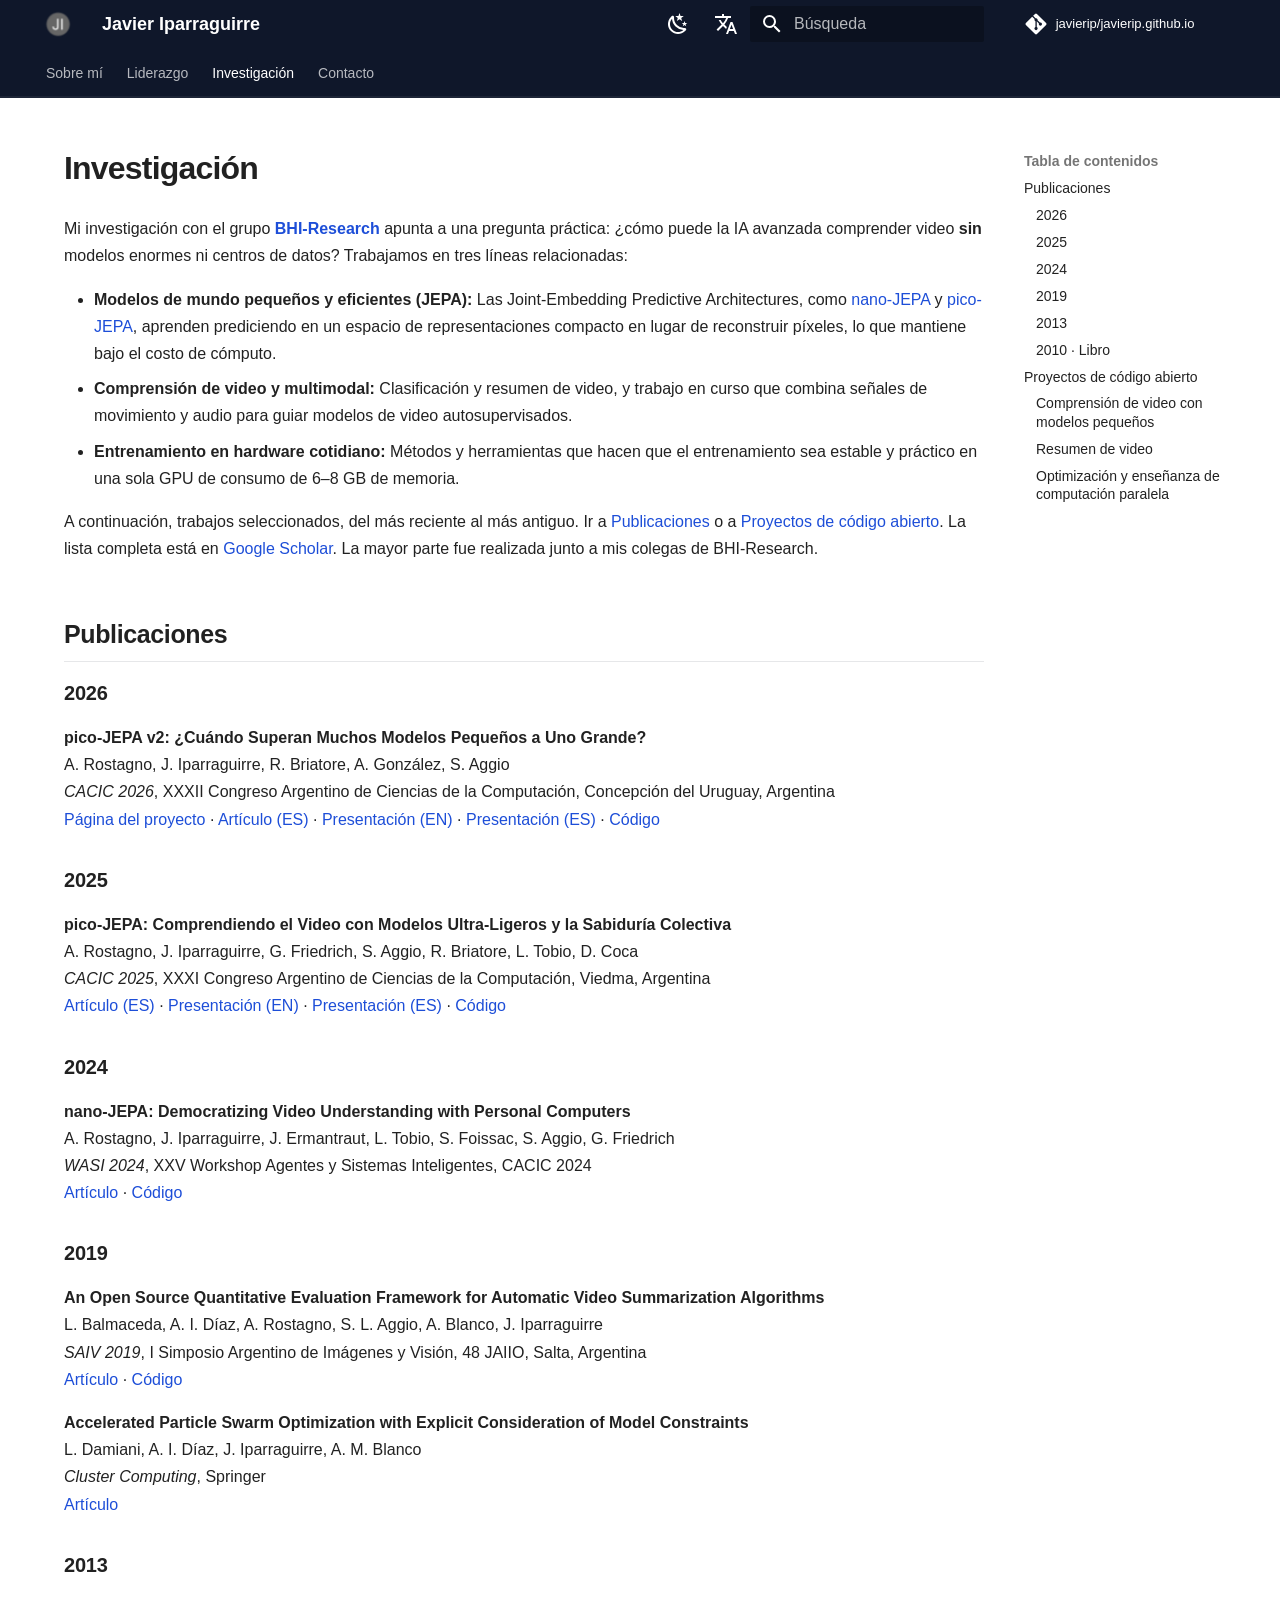
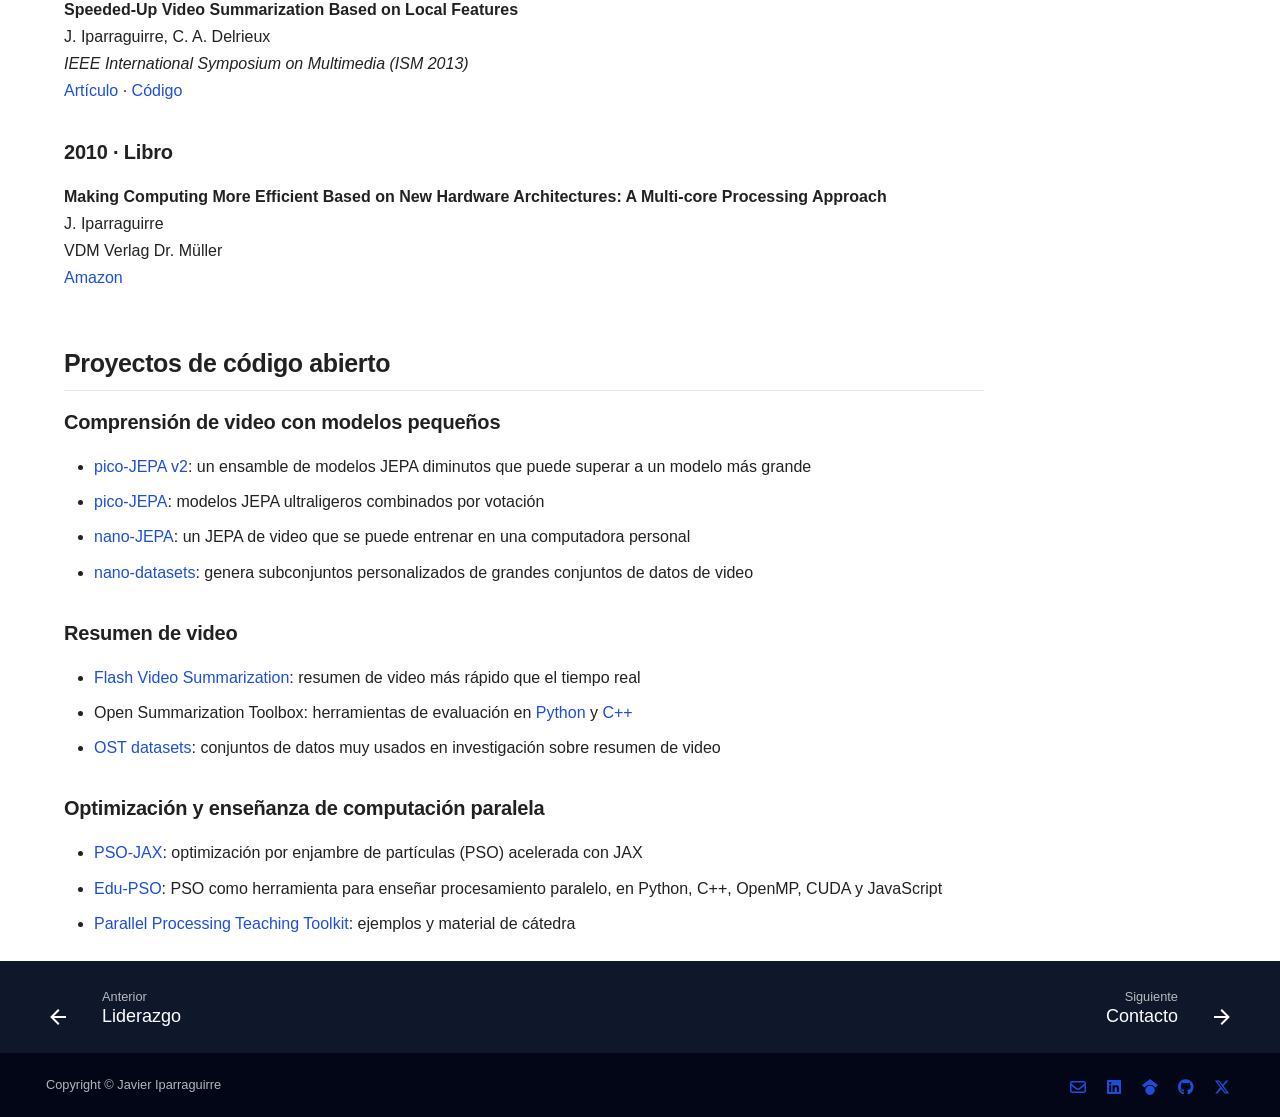
<file: es/projects/index.html>
<!doctype html>
<html lang="en">
<head>
    <meta charset="utf-8">
    <title>Redirecting...</title>
    <link rel="canonical" href="https://javierip.github.io/es/research/">
    <script>var anchor=window.location.hash.substr(1);location.href="https://javierip.github.io/es/research/"+(anchor?"#"+anchor:"")</script>
    <meta http-equiv="refresh" content="0; url=https://javierip.github.io/es/research/">
</head>
<body>
You're being redirected to a <a href="https://javierip.github.io/es/research/">new destination</a>.
</body>
</html>
</file>
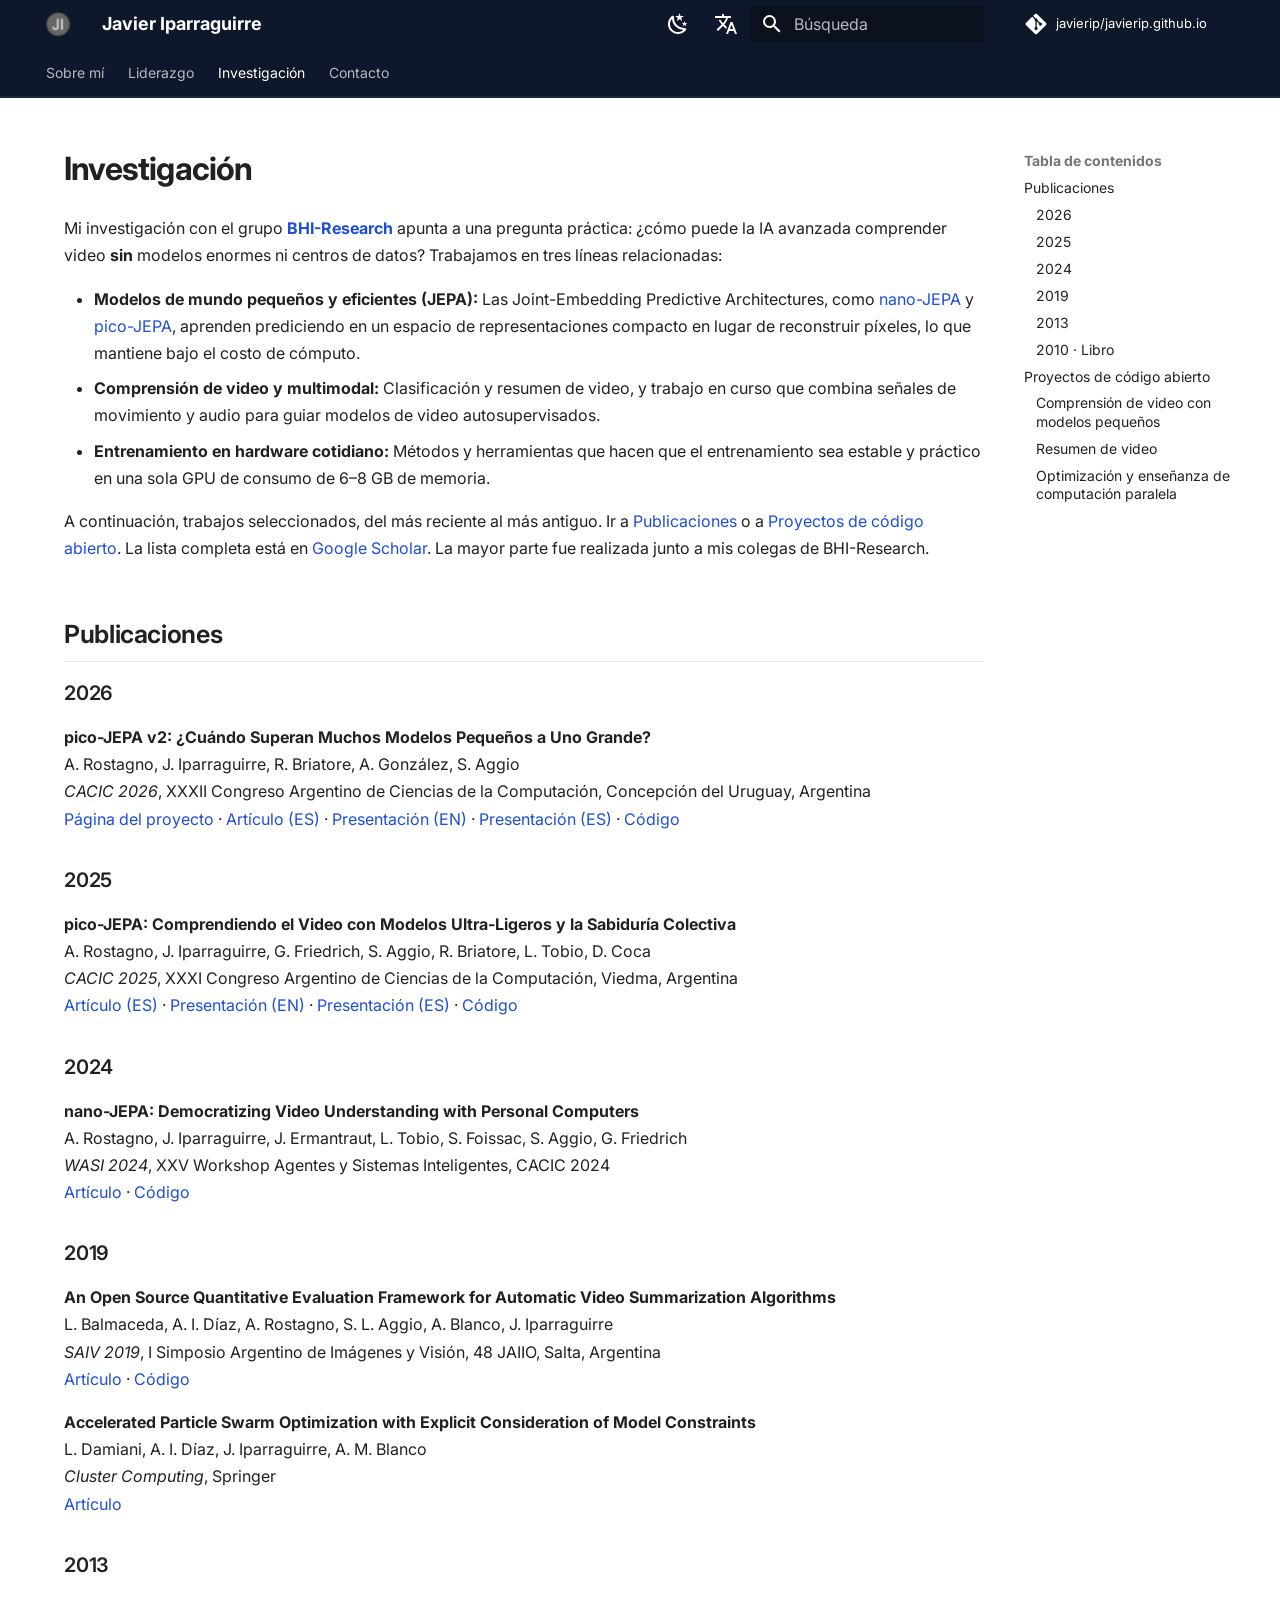
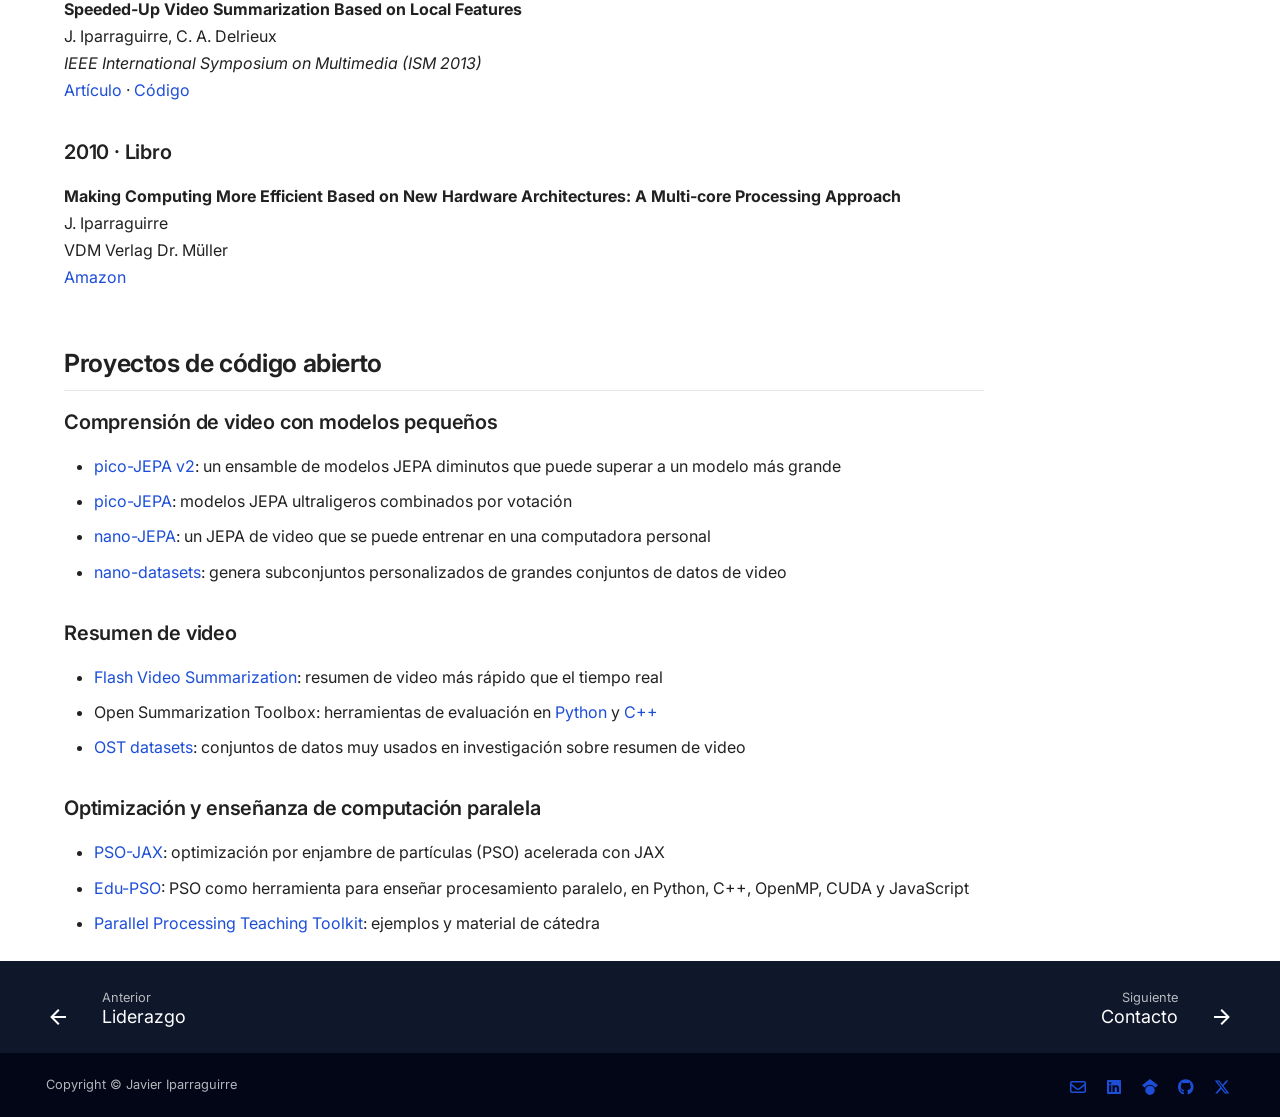
<file: es/research/index.html>
<!doctype html>
<html lang="es" class="no-js">
  <head>
    
      <meta charset="utf-8">
      <meta name="viewport" content="width=device-width,initial-scale=1">
      
        <meta name="description" content="Director de Machine Learning en Teladoc Health, Profesor en la UTN FRBB e investigador en modelos de video eficientes y autosupervisados (JEPA). Becario Fulbright.">
      
      
        <meta name="author" content="Javier Iparraguirre">
      
      
        <link rel="canonical" href="https://javierip.github.io/es/research/">
      
      
        <link rel="prev" href="../leadership/">
      
      
        <link rel="next" href="../contact/">
      
      
      <link rel="icon" href="../../images/favicon.ico">
      <meta name="generator" content="mkdocs-1.6.1, mkdocs-material-9.5.44">
    
    
      
        <title>Investigación - Javier Iparraguirre</title>
      
    
    
      <link rel="stylesheet" href="../../assets/stylesheets/main.0253249f.min.css">
      
        
        <link rel="stylesheet" href="../../assets/stylesheets/palette.06af60db.min.css">
      
      


    
    
      
    
    
      
        
        
        <link rel="preconnect" href="https://fonts.gstatic.com" crossorigin>
        <link rel="stylesheet" href="https://fonts.googleapis.com/css?family=Inter:300,300i,400,400i,700,700i%7CJetBrains+Mono:400,400i,700,700i&display=fallback">
        <style>:root{--md-text-font:"Inter";--md-code-font:"JetBrains Mono"}</style>
      
    
    
      <link rel="stylesheet" href="../../stylesheets/extra.css">
    
    <script>__md_scope=new URL("../..",location),__md_hash=e=>[...e].reduce(((e,_)=>(e<<5)-e+_.charCodeAt(0)),0),__md_get=(e,_=localStorage,t=__md_scope)=>JSON.parse(_.getItem(t.pathname+"."+e)),__md_set=(e,_,t=localStorage,a=__md_scope)=>{try{t.setItem(a.pathname+"."+e,JSON.stringify(_))}catch(e){}}</script>
    
      
  


  
  

<script id="__analytics">function __md_analytics(){function e(){dataLayer.push(arguments)}window.dataLayer=window.dataLayer||[],e("js",new Date),e("config","G-8ZT4TE5E92"),document.addEventListener("DOMContentLoaded",(function(){document.forms.search&&document.forms.search.query.addEventListener("blur",(function(){this.value&&e("event","search",{search_term:this.value})}));document$.subscribe((function(){var t=document.forms.feedback;if(void 0!==t)for(var a of t.querySelectorAll("[type=submit]"))a.addEventListener("click",(function(a){a.preventDefault();var n=document.location.pathname,d=this.getAttribute("data-md-value");e("event","feedback",{page:n,data:d}),t.firstElementChild.disabled=!0;var r=t.querySelector(".md-feedback__note [data-md-value='"+d+"']");r&&(r.hidden=!1)})),t.hidden=!1})),location$.subscribe((function(t){e("config","G-8ZT4TE5E92",{page_path:t.pathname})}))}));var t=document.createElement("script");t.async=!0,t.src="https://www.googletagmanager.com/gtag/js?id=G-8ZT4TE5E92",document.getElementById("__analytics").insertAdjacentElement("afterEnd",t)}</script>
  
    <script>"undefined"!=typeof __md_analytics&&__md_analytics()</script>
  

    
    
    
  </head>
  
  
    
    
      
    
    
    
    
    <body dir="ltr" data-md-color-scheme="default" data-md-color-primary="custom" data-md-color-accent="custom">
  
    
    <input class="md-toggle" data-md-toggle="drawer" type="checkbox" id="__drawer" autocomplete="off">
    <input class="md-toggle" data-md-toggle="search" type="checkbox" id="__search" autocomplete="off">
    <label class="md-overlay" for="__drawer"></label>
    <div data-md-component="skip">
      
        
        <a href="#investigacion" class="md-skip">
          Saltar a contenido
        </a>
      
    </div>
    <div data-md-component="announce">
      
    </div>
    
    
      

  

<header class="md-header md-header--shadow md-header--lifted" data-md-component="header">
  <nav class="md-header__inner md-grid" aria-label="Cabecera">
    <a href="../" title="Javier Iparraguirre" class="md-header__button md-logo" aria-label="Javier Iparraguirre" data-md-component="logo">
      
  <img src="../../images/logo.png" alt="logo">

    </a>
    <label class="md-header__button md-icon" for="__drawer">
      
      <svg xmlns="http://www.w3.org/2000/svg" viewBox="0 0 24 24"><path d="M3 6h18v2H3zm0 5h18v2H3zm0 5h18v2H3z"/></svg>
    </label>
    <div class="md-header__title" data-md-component="header-title">
      <div class="md-header__ellipsis">
        <div class="md-header__topic">
          <span class="md-ellipsis">
            Javier Iparraguirre
          </span>
        </div>
        <div class="md-header__topic" data-md-component="header-topic">
          <span class="md-ellipsis">
            
              Investigación
            
          </span>
        </div>
      </div>
    </div>
    
      
        <form class="md-header__option" data-md-component="palette">
  
    
    
    
    <input class="md-option" data-md-color-media="" data-md-color-scheme="default" data-md-color-primary="custom" data-md-color-accent="custom"  aria-label="Switch to dark mode"  type="radio" name="__palette" id="__palette_0">
    
      <label class="md-header__button md-icon" title="Switch to dark mode" for="__palette_1" hidden>
        <svg xmlns="http://www.w3.org/2000/svg" viewBox="0 0 24 24"><path d="m17.75 4.09-2.53 1.94.91 3.06-2.63-1.81-2.63 1.81.91-3.06-2.53-1.94L12.44 4l1.06-3 1.06 3zm3.5 6.91-1.64 1.25.59 1.98-1.7-1.17-1.7 1.17.59-1.98L15.75 11l2.06-.05L18.5 9l.69 1.95zm-2.28 4.95c.83-.08 1.72 1.1 1.19 1.85-.32.45-.66.87-1.08 1.27C15.17 23 8.84 23 4.94 19.07c-3.91-3.9-3.91-10.24 0-14.14.4-.4.82-.76 1.27-1.08.75-.53 1.93.36 1.85 1.19-.27 2.86.69 5.83 2.89 8.02a9.96 9.96 0 0 0 8.02 2.89m-1.64 2.02a12.08 12.08 0 0 1-7.8-3.47c-2.17-2.19-3.33-5-3.49-7.82-2.81 3.14-2.7 7.96.31 10.98 3.02 3.01 7.84 3.12 10.98.31"/></svg>
      </label>
    
  
    
    
    
    <input class="md-option" data-md-color-media="" data-md-color-scheme="slate" data-md-color-primary="custom" data-md-color-accent="custom"  aria-label="Switch to light mode"  type="radio" name="__palette" id="__palette_1">
    
      <label class="md-header__button md-icon" title="Switch to light mode" for="__palette_0" hidden>
        <svg xmlns="http://www.w3.org/2000/svg" viewBox="0 0 24 24"><path d="M12 7a5 5 0 0 1 5 5 5 5 0 0 1-5 5 5 5 0 0 1-5-5 5 5 0 0 1 5-5m0 2a3 3 0 0 0-3 3 3 3 0 0 0 3 3 3 3 0 0 0 3-3 3 3 0 0 0-3-3m0-7 2.39 3.42C13.65 5.15 12.84 5 12 5s-1.65.15-2.39.42zM3.34 7l4.16-.35A7.2 7.2 0 0 0 5.94 8.5c-.44.74-.69 1.5-.83 2.29zm.02 10 1.76-3.77a7.131 7.131 0 0 0 2.38 4.14zM20.65 7l-1.77 3.79a7.02 7.02 0 0 0-2.38-4.15zm-.01 10-4.14.36c.59-.51 1.12-1.14 1.54-1.86.42-.73.69-1.5.83-2.29zM12 22l-2.41-3.44c.74.27 1.55.44 2.41.44.82 0 1.63-.17 2.37-.44z"/></svg>
      </label>
    
  
</form>
      
    
    
      <script>var palette=__md_get("__palette");if(palette&&palette.color){if("(prefers-color-scheme)"===palette.color.media){var media=matchMedia("(prefers-color-scheme: light)"),input=document.querySelector(media.matches?"[data-md-color-media='(prefers-color-scheme: light)']":"[data-md-color-media='(prefers-color-scheme: dark)']");palette.color.media=input.getAttribute("data-md-color-media"),palette.color.scheme=input.getAttribute("data-md-color-scheme"),palette.color.primary=input.getAttribute("data-md-color-primary"),palette.color.accent=input.getAttribute("data-md-color-accent")}for(var[key,value]of Object.entries(palette.color))document.body.setAttribute("data-md-color-"+key,value)}</script>
    
    
      <div class="md-header__option">
  <div class="md-select">
    
    <button class="md-header__button md-icon" aria-label="Seleccionar idioma">
      <svg xmlns="http://www.w3.org/2000/svg" viewBox="0 0 24 24"><path d="m12.87 15.07-2.54-2.51.03-.03A17.5 17.5 0 0 0 14.07 6H17V4h-7V2H8v2H1v2h11.17C11.5 7.92 10.44 9.75 9 11.35 8.07 10.32 7.3 9.19 6.69 8h-2c.73 1.63 1.73 3.17 2.98 4.56l-5.09 5.02L4 19l5-5 3.11 3.11zM18.5 10h-2L12 22h2l1.12-3h4.75L21 22h2zm-2.62 7 1.62-4.33L19.12 17z"/></svg>
    </button>
    <div class="md-select__inner">
      <ul class="md-select__list">
        
          <li class="md-select__item">
            <a href="../../research/" hreflang="en" class="md-select__link">
              English
            </a>
          </li>
        
          <li class="md-select__item">
            <a href="./" hreflang="es" class="md-select__link">
              Español
            </a>
          </li>
        
      </ul>
    </div>
  </div>
</div>
    
    
      <label class="md-header__button md-icon" for="__search">
        
        <svg xmlns="http://www.w3.org/2000/svg" viewBox="0 0 24 24"><path d="M9.5 3A6.5 6.5 0 0 1 16 9.5c0 1.61-.59 3.09-1.56 4.23l.27.27h.79l5 5-1.5 1.5-5-5v-.79l-.27-.27A6.52 6.52 0 0 1 9.5 16 6.5 6.5 0 0 1 3 9.5 6.5 6.5 0 0 1 9.5 3m0 2C7 5 5 7 5 9.5S7 14 9.5 14 14 12 14 9.5 12 5 9.5 5"/></svg>
      </label>
      <div class="md-search" data-md-component="search" role="dialog">
  <label class="md-search__overlay" for="__search"></label>
  <div class="md-search__inner" role="search">
    <form class="md-search__form" name="search">
      <input type="text" class="md-search__input" name="query" aria-label="Búsqueda" placeholder="Búsqueda" autocapitalize="off" autocorrect="off" autocomplete="off" spellcheck="false" data-md-component="search-query" required>
      <label class="md-search__icon md-icon" for="__search">
        
        <svg xmlns="http://www.w3.org/2000/svg" viewBox="0 0 24 24"><path d="M9.5 3A6.5 6.5 0 0 1 16 9.5c0 1.61-.59 3.09-1.56 4.23l.27.27h.79l5 5-1.5 1.5-5-5v-.79l-.27-.27A6.52 6.52 0 0 1 9.5 16 6.5 6.5 0 0 1 3 9.5 6.5 6.5 0 0 1 9.5 3m0 2C7 5 5 7 5 9.5S7 14 9.5 14 14 12 14 9.5 12 5 9.5 5"/></svg>
        
        <svg xmlns="http://www.w3.org/2000/svg" viewBox="0 0 24 24"><path d="M20 11v2H8l5.5 5.5-1.42 1.42L4.16 12l7.92-7.92L13.5 5.5 8 11z"/></svg>
      </label>
      <nav class="md-search__options" aria-label="Buscar">
        
        <button type="reset" class="md-search__icon md-icon" title="Limpiar" aria-label="Limpiar" tabindex="-1">
          
          <svg xmlns="http://www.w3.org/2000/svg" viewBox="0 0 24 24"><path d="M19 6.41 17.59 5 12 10.59 6.41 5 5 6.41 10.59 12 5 17.59 6.41 19 12 13.41 17.59 19 19 17.59 13.41 12z"/></svg>
        </button>
      </nav>
      
        <div class="md-search__suggest" data-md-component="search-suggest"></div>
      
    </form>
    <div class="md-search__output">
      <div class="md-search__scrollwrap" tabindex="0" data-md-scrollfix>
        <div class="md-search-result" data-md-component="search-result">
          <div class="md-search-result__meta">
            Inicializando búsqueda
          </div>
          <ol class="md-search-result__list" role="presentation"></ol>
        </div>
      </div>
    </div>
  </div>
</div>
    
    
      <div class="md-header__source">
        <a href="https://github.com/javierip/javierip.github.io" title="Ir al repositorio" class="md-source" data-md-component="source">
  <div class="md-source__icon md-icon">
    
    <svg xmlns="http://www.w3.org/2000/svg" viewBox="0 0 448 512"><!--! Font Awesome Free 6.6.0 by @fontawesome - https://fontawesome.com License - https://fontawesome.com/license/free (Icons: CC BY 4.0, Fonts: SIL OFL 1.1, Code: MIT License) Copyright 2024 Fonticons, Inc.--><path d="M439.55 236.05 244 40.45a28.87 28.87 0 0 0-40.81 0l-40.66 40.63 51.52 51.52c27.06-9.14 52.68 16.77 43.39 43.68l49.66 49.66c34.23-11.8 61.18 31 35.47 56.69-26.49 26.49-70.21-2.87-56-37.34L240.22 199v121.85c25.3 12.54 22.26 41.85 9.08 55a34.34 34.34 0 0 1-48.55 0c-17.57-17.6-11.07-46.91 11.25-56v-123c-20.8-8.51-24.6-30.74-18.64-45L142.57 101 8.45 235.14a28.86 28.86 0 0 0 0 40.81l195.61 195.6a28.86 28.86 0 0 0 40.8 0l194.69-194.69a28.86 28.86 0 0 0 0-40.81"/></svg>
  </div>
  <div class="md-source__repository">
    javierip/javierip.github.io
  </div>
</a>
      </div>
    
  </nav>
  
    
      
<nav class="md-tabs" aria-label="Pestañas" data-md-component="tabs">
  <div class="md-grid">
    <ul class="md-tabs__list">
      
        
  
  
  
    <li class="md-tabs__item">
      <a href="../" class="md-tabs__link">
        
  
    
  
  Sobre mí

      </a>
    </li>
  

      
        
  
  
  
    <li class="md-tabs__item">
      <a href="../leadership/" class="md-tabs__link">
        
  
    
  
  Liderazgo

      </a>
    </li>
  

      
        
  
  
    
  
  
    <li class="md-tabs__item md-tabs__item--active">
      <a href="./" class="md-tabs__link">
        
  
    
  
  Investigación

      </a>
    </li>
  

      
        
  
  
  
    <li class="md-tabs__item">
      <a href="../contact/" class="md-tabs__link">
        
  
    
  
  Contacto

      </a>
    </li>
  

      
    </ul>
  </div>
</nav>
    
  
</header>
    
    <div class="md-container" data-md-component="container">
      
      
        
      
      <main class="md-main" data-md-component="main">
        <div class="md-main__inner md-grid">
          
            
              
                
              
              <div class="md-sidebar md-sidebar--primary" data-md-component="sidebar" data-md-type="navigation" hidden>
                <div class="md-sidebar__scrollwrap">
                  <div class="md-sidebar__inner">
                    


  


<nav class="md-nav md-nav--primary md-nav--lifted" aria-label="Navegación" data-md-level="0">
  <label class="md-nav__title" for="__drawer">
    <a href="../" title="Javier Iparraguirre" class="md-nav__button md-logo" aria-label="Javier Iparraguirre" data-md-component="logo">
      
  <img src="../../images/logo.png" alt="logo">

    </a>
    Javier Iparraguirre
  </label>
  
    <div class="md-nav__source">
      <a href="https://github.com/javierip/javierip.github.io" title="Ir al repositorio" class="md-source" data-md-component="source">
  <div class="md-source__icon md-icon">
    
    <svg xmlns="http://www.w3.org/2000/svg" viewBox="0 0 448 512"><!--! Font Awesome Free 6.6.0 by @fontawesome - https://fontawesome.com License - https://fontawesome.com/license/free (Icons: CC BY 4.0, Fonts: SIL OFL 1.1, Code: MIT License) Copyright 2024 Fonticons, Inc.--><path d="M439.55 236.05 244 40.45a28.87 28.87 0 0 0-40.81 0l-40.66 40.63 51.52 51.52c27.06-9.14 52.68 16.77 43.39 43.68l49.66 49.66c34.23-11.8 61.18 31 35.47 56.69-26.49 26.49-70.21-2.87-56-37.34L240.22 199v121.85c25.3 12.54 22.26 41.85 9.08 55a34.34 34.34 0 0 1-48.55 0c-17.57-17.6-11.07-46.91 11.25-56v-123c-20.8-8.51-24.6-30.74-18.64-45L142.57 101 8.45 235.14a28.86 28.86 0 0 0 0 40.81l195.61 195.6a28.86 28.86 0 0 0 40.8 0l194.69-194.69a28.86 28.86 0 0 0 0-40.81"/></svg>
  </div>
  <div class="md-source__repository">
    javierip/javierip.github.io
  </div>
</a>
    </div>
  
  <ul class="md-nav__list" data-md-scrollfix>
    
      
      
  
  
  
  
    <li class="md-nav__item">
      <a href="../" class="md-nav__link">
        
  
  <span class="md-ellipsis">
    Sobre mí
  </span>
  

      </a>
    </li>
  

    
      
      
  
  
  
  
    <li class="md-nav__item">
      <a href="../leadership/" class="md-nav__link">
        
  
  <span class="md-ellipsis">
    Liderazgo
  </span>
  

      </a>
    </li>
  

    
      
      
  
  
    
  
  
  
    <li class="md-nav__item md-nav__item--active">
      
      <input class="md-nav__toggle md-toggle" type="checkbox" id="__toc">
      
      
        
      
      
        <label class="md-nav__link md-nav__link--active" for="__toc">
          
  
  <span class="md-ellipsis">
    Investigación
  </span>
  

          <span class="md-nav__icon md-icon"></span>
        </label>
      
      <a href="./" class="md-nav__link md-nav__link--active">
        
  
  <span class="md-ellipsis">
    Investigación
  </span>
  

      </a>
      
        

<nav class="md-nav md-nav--secondary" aria-label="Tabla de contenidos">
  
  
  
    
  
  
    <label class="md-nav__title" for="__toc">
      <span class="md-nav__icon md-icon"></span>
      Tabla de contenidos
    </label>
    <ul class="md-nav__list" data-md-component="toc" data-md-scrollfix>
      
        <li class="md-nav__item">
  <a href="#publicaciones" class="md-nav__link">
    <span class="md-ellipsis">
      Publicaciones
    </span>
  </a>
  
    <nav class="md-nav" aria-label="Publicaciones">
      <ul class="md-nav__list">
        
          <li class="md-nav__item">
  <a href="#2026" class="md-nav__link">
    <span class="md-ellipsis">
      2026
    </span>
  </a>
  
</li>
        
          <li class="md-nav__item">
  <a href="#2025" class="md-nav__link">
    <span class="md-ellipsis">
      2025
    </span>
  </a>
  
</li>
        
          <li class="md-nav__item">
  <a href="#2024" class="md-nav__link">
    <span class="md-ellipsis">
      2024
    </span>
  </a>
  
</li>
        
          <li class="md-nav__item">
  <a href="#2019" class="md-nav__link">
    <span class="md-ellipsis">
      2019
    </span>
  </a>
  
</li>
        
          <li class="md-nav__item">
  <a href="#2013" class="md-nav__link">
    <span class="md-ellipsis">
      2013
    </span>
  </a>
  
</li>
        
          <li class="md-nav__item">
  <a href="#2010-libro" class="md-nav__link">
    <span class="md-ellipsis">
      2010 · Libro
    </span>
  </a>
  
</li>
        
      </ul>
    </nav>
  
</li>
      
        <li class="md-nav__item">
  <a href="#proyectos-de-codigo-abierto" class="md-nav__link">
    <span class="md-ellipsis">
      Proyectos de código abierto
    </span>
  </a>
  
    <nav class="md-nav" aria-label="Proyectos de código abierto">
      <ul class="md-nav__list">
        
          <li class="md-nav__item">
  <a href="#comprension-de-video-con-modelos-pequenos" class="md-nav__link">
    <span class="md-ellipsis">
      Comprensión de video con modelos pequeños
    </span>
  </a>
  
</li>
        
          <li class="md-nav__item">
  <a href="#resumen-de-video" class="md-nav__link">
    <span class="md-ellipsis">
      Resumen de video
    </span>
  </a>
  
</li>
        
          <li class="md-nav__item">
  <a href="#optimizacion-y-ensenanza-de-computacion-paralela" class="md-nav__link">
    <span class="md-ellipsis">
      Optimización y enseñanza de computación paralela
    </span>
  </a>
  
</li>
        
      </ul>
    </nav>
  
</li>
      
    </ul>
  
</nav>
      
    </li>
  

    
      
      
  
  
  
  
    <li class="md-nav__item">
      <a href="../contact/" class="md-nav__link">
        
  
  <span class="md-ellipsis">
    Contacto
  </span>
  

      </a>
    </li>
  

    
  </ul>
</nav>
                  </div>
                </div>
              </div>
            
            
              
                
              
              <div class="md-sidebar md-sidebar--secondary" data-md-component="sidebar" data-md-type="toc" >
                <div class="md-sidebar__scrollwrap">
                  <div class="md-sidebar__inner">
                    

<nav class="md-nav md-nav--secondary" aria-label="Tabla de contenidos">
  
  
  
    
  
  
    <label class="md-nav__title" for="__toc">
      <span class="md-nav__icon md-icon"></span>
      Tabla de contenidos
    </label>
    <ul class="md-nav__list" data-md-component="toc" data-md-scrollfix>
      
        <li class="md-nav__item">
  <a href="#publicaciones" class="md-nav__link">
    <span class="md-ellipsis">
      Publicaciones
    </span>
  </a>
  
    <nav class="md-nav" aria-label="Publicaciones">
      <ul class="md-nav__list">
        
          <li class="md-nav__item">
  <a href="#2026" class="md-nav__link">
    <span class="md-ellipsis">
      2026
    </span>
  </a>
  
</li>
        
          <li class="md-nav__item">
  <a href="#2025" class="md-nav__link">
    <span class="md-ellipsis">
      2025
    </span>
  </a>
  
</li>
        
          <li class="md-nav__item">
  <a href="#2024" class="md-nav__link">
    <span class="md-ellipsis">
      2024
    </span>
  </a>
  
</li>
        
          <li class="md-nav__item">
  <a href="#2019" class="md-nav__link">
    <span class="md-ellipsis">
      2019
    </span>
  </a>
  
</li>
        
          <li class="md-nav__item">
  <a href="#2013" class="md-nav__link">
    <span class="md-ellipsis">
      2013
    </span>
  </a>
  
</li>
        
          <li class="md-nav__item">
  <a href="#2010-libro" class="md-nav__link">
    <span class="md-ellipsis">
      2010 · Libro
    </span>
  </a>
  
</li>
        
      </ul>
    </nav>
  
</li>
      
        <li class="md-nav__item">
  <a href="#proyectos-de-codigo-abierto" class="md-nav__link">
    <span class="md-ellipsis">
      Proyectos de código abierto
    </span>
  </a>
  
    <nav class="md-nav" aria-label="Proyectos de código abierto">
      <ul class="md-nav__list">
        
          <li class="md-nav__item">
  <a href="#comprension-de-video-con-modelos-pequenos" class="md-nav__link">
    <span class="md-ellipsis">
      Comprensión de video con modelos pequeños
    </span>
  </a>
  
</li>
        
          <li class="md-nav__item">
  <a href="#resumen-de-video" class="md-nav__link">
    <span class="md-ellipsis">
      Resumen de video
    </span>
  </a>
  
</li>
        
          <li class="md-nav__item">
  <a href="#optimizacion-y-ensenanza-de-computacion-paralela" class="md-nav__link">
    <span class="md-ellipsis">
      Optimización y enseñanza de computación paralela
    </span>
  </a>
  
</li>
        
      </ul>
    </nav>
  
</li>
      
    </ul>
  
</nav>
                  </div>
                </div>
              </div>
            
          
          
            <div class="md-content" data-md-component="content">
              <article class="md-content__inner md-typeset">
                
                  

  
  


<h1 id="investigacion">Investigación<a class="headerlink" href="#investigacion" title="Permanent link">&para;</a></h1>
<p>Mi investigación con el grupo <strong><a href="https://bhi-research.github.io/" target="_blank">BHI-Research</a></strong> apunta a una pregunta práctica: ¿cómo puede la IA avanzada comprender video <strong>sin</strong> modelos enormes ni centros de datos? Trabajamos en tres líneas relacionadas:</p>
<ul>
<li><strong>Modelos de mundo pequeños y eficientes (JEPA):</strong> Las Joint-Embedding Predictive Architectures, como <a href="https://github.com/BHI-Research/nano-jepa" target="_blank">nano-JEPA</a> y <a href="https://github.com/BHI-Research/pico-JEPA" target="_blank">pico-JEPA</a>, aprenden prediciendo en un espacio de representaciones compacto en lugar de reconstruir píxeles, lo que mantiene bajo el costo de cómputo.</li>
<li><strong>Comprensión de video y multimodal:</strong> Clasificación y resumen de video, y trabajo en curso que combina señales de movimiento y audio para guiar modelos de video autosupervisados.</li>
<li><strong>Entrenamiento en hardware cotidiano:</strong> Métodos y herramientas que hacen que el entrenamiento sea estable y práctico en una sola GPU de consumo de 6–8 GB de memoria.</li>
</ul>
<p>A continuación, trabajos seleccionados, del más reciente al más antiguo. Ir a <a href="#publicaciones">Publicaciones</a> o a <a href="#proyectos-de-codigo-abierto">Proyectos de código abierto</a>. La lista completa está en <a href="https://scholar.google.com/citations?user=PNNFrAQAAAAJ&amp;hl=es&amp;view_op=list_works&amp;sortby=pubdate" target="_blank">Google Scholar</a>. La mayor parte fue realizada junto a mis colegas de BHI-Research.</p>
<h2 id="publicaciones">Publicaciones<a class="headerlink" href="#publicaciones" title="Permanent link">&para;</a></h2>
<h3 id="2026">2026<a class="headerlink" href="#2026" title="Permanent link">&para;</a></h3>
<p><strong>pico-JEPA v2: ¿Cuándo Superan Muchos Modelos Pequeños a Uno Grande?</strong><br />
A. Rostagno, J. Iparraguirre, R. Briatore, A. González, S. Aggio<br />
<em>CACIC 2026</em>, XXXII Congreso Argentino de Ciencias de la Computación, Concepción del Uruguay, Argentina<br />
<a href="https://bhi-research.github.io/pico-jepa-v2/" target="_blank">Página del proyecto</a> · <a href="https://github.com/BHI-Research/pico-jepa-v2/blob/main/paper/paper_pico-JEPA-v2.pdf" target="_blank">Artículo (ES)</a> · <a href="https://github.com/BHI-Research/pico-jepa-v2/blob/main/slides/pico-JEPA-v2_CACIC-2026-presentation_EN.pdf" target="_blank">Presentación (EN)</a> · <a href="https://github.com/BHI-Research/pico-jepa-v2/blob/main/slides/pico-JEPA-v2_CACIC-2026-presentation_ES.pdf" target="_blank">Presentación (ES)</a> · <a href="https://github.com/BHI-Research/pico-jepa-v2" target="_blank">Código</a></p>
<h3 id="2025">2025<a class="headerlink" href="#2025" title="Permanent link">&para;</a></h3>
<p><strong>pico-JEPA: Comprendiendo el Video con Modelos Ultra-Ligeros y la Sabiduría Colectiva</strong><br />
A. Rostagno, J. Iparraguirre, G. Friedrich, S. Aggio, R. Briatore, L. Tobio, D. Coca<br />
<em>CACIC 2025</em>, XXXI Congreso Argentino de Ciencias de la Computación, Viedma, Argentina<br />
<a href="https://github.com/BHI-Research/pico-JEPA/blob/main/publications/pico-JEPA-paper-ES.pdf" target="_blank">Artículo (ES)</a> · <a href="https://github.com/BHI-Research/pico-JEPA/blob/main/publications/pico-JEPA-presentation-EN.pdf" target="_blank">Presentación (EN)</a> · <a href="https://github.com/BHI-Research/pico-JEPA/blob/main/publications/pico-JEPA-presentation-ES.pdf" target="_blank">Presentación (ES)</a> · <a href="https://github.com/BHI-Research/pico-JEPA" target="_blank">Código</a></p>
<h3 id="2024">2024<a class="headerlink" href="#2024" title="Permanent link">&para;</a></h3>
<p><strong>nano-JEPA: Democratizing Video Understanding with Personal Computers</strong><br />
A. Rostagno, J. Iparraguirre, J. Ermantraut, L. Tobio, S. Foissac, S. Aggio, G. Friedrich<br />
<em>WASI 2024</em>, XXV Workshop Agentes y Sistemas Inteligentes, CACIC 2024<br />
<a href="https://drive.google.com/file/d/11vOMCMP7_4FWqvXLhkEkX-7KgNgwdsij/view" target="_blank">Artículo</a> · <a href="https://github.com/BHI-Research/nano-jepa" target="_blank">Código</a></p>
<h3 id="2019">2019<a class="headerlink" href="#2019" title="Permanent link">&para;</a></h3>
<p><strong>An Open Source Quantitative Evaluation Framework for Automatic Video Summarization Algorithms</strong><br />
L. Balmaceda, A. I. Díaz, A. Rostagno, S. L. Aggio, A. Blanco, J. Iparraguirre<br />
<em>SAIV 2019</em>, I Simposio Argentino de Imágenes y Visión, 48 JAIIO, Salta, Argentina<br />
<a href="http://sedici.unlp.edu.ar/handle/10915/89188" target="_blank">Artículo</a> · <a href="https://github.com/BHI-Research/ost-python" target="_blank">Código</a></p>
<p><strong>Accelerated Particle Swarm Optimization with Explicit Consideration of Model Constraints</strong><br />
L. Damiani, A. I. Díaz, J. Iparraguirre, A. M. Blanco<br />
<em>Cluster Computing</em>, Springer<br />
<a href="https://doi.org/10.1007/s10586-019-02933-1" target="_blank">Artículo</a></p>
<h3 id="2013">2013<a class="headerlink" href="#2013" title="Permanent link">&para;</a></h3>
<p><strong>Speeded-Up Video Summarization Based on Local Features</strong><br />
J. Iparraguirre, C. A. Delrieux<br />
<em>IEEE International Symposium on Multimedia (ISM 2013)</em><br />
<a href="https://doi.org/10.1109/ISM.2013.70" target="_blank">Artículo</a> · <a href="https://github.com/javierip/flash-video-summarization" target="_blank">Código</a></p>
<h3 id="2010-libro">2010 · Libro<a class="headerlink" href="#2010-libro" title="Permanent link">&para;</a></h3>
<p><strong>Making Computing More Efficient Based on New Hardware Architectures: A Multi-core Processing Approach</strong><br />
J. Iparraguirre<br />
VDM Verlag Dr. Müller<br />
<a href="https://www.amazon.com/dp/3639178513" target="_blank">Amazon</a></p>
<h2 id="proyectos-de-codigo-abierto">Proyectos de código abierto<a class="headerlink" href="#proyectos-de-codigo-abierto" title="Permanent link">&para;</a></h2>
<h3 id="comprension-de-video-con-modelos-pequenos">Comprensión de video con modelos pequeños<a class="headerlink" href="#comprension-de-video-con-modelos-pequenos" title="Permanent link">&para;</a></h3>
<ul>
<li><a href="https://github.com/BHI-Research/pico-jepa-v2" target="_blank">pico-JEPA v2</a>: un ensamble de modelos JEPA diminutos que puede superar a un modelo más grande</li>
<li><a href="https://github.com/BHI-Research/pico-JEPA" target="_blank">pico-JEPA</a>: modelos JEPA ultraligeros combinados por votación</li>
<li><a href="https://github.com/BHI-Research/nano-jepa" target="_blank">nano-JEPA</a>: un JEPA de video que se puede entrenar en una computadora personal</li>
<li><a href="https://github.com/BHI-Research/nano-datasets" target="_blank">nano-datasets</a>: genera subconjuntos personalizados de grandes conjuntos de datos de video</li>
</ul>
<h3 id="resumen-de-video">Resumen de video<a class="headerlink" href="#resumen-de-video" title="Permanent link">&para;</a></h3>
<ul>
<li><a href="https://github.com/javierip/flash-video-summarization" target="_blank">Flash Video Summarization</a>: resumen de video más rápido que el tiempo real</li>
<li>Open Summarization Toolbox: herramientas de evaluación en <a href="https://github.com/BHI-Research/ost-python" target="_blank">Python</a> y <a href="https://github.com/BHI-Research/ost" target="_blank">C++</a></li>
<li><a href="https://github.com/BHI-Research/ost-datasets" target="_blank">OST datasets</a>: conjuntos de datos muy usados en investigación sobre resumen de video</li>
</ul>
<h3 id="optimizacion-y-ensenanza-de-computacion-paralela">Optimización y enseñanza de computación paralela<a class="headerlink" href="#optimizacion-y-ensenanza-de-computacion-paralela" title="Permanent link">&para;</a></h3>
<ul>
<li><a href="https://github.com/BHI-Research/PSO-JAX" target="_blank">PSO-JAX</a>: optimización por enjambre de partículas (PSO) acelerada con JAX</li>
<li><a href="https://github.com/BHI-Research/Edu-PSO" target="_blank">Edu-PSO</a>: PSO como herramienta para enseñar procesamiento paralelo, en Python, C++, OpenMP, CUDA y JavaScript</li>
<li><a href="https://github.com/javierip/parallel-processing-teaching-toolkit" target="_blank">Parallel Processing Teaching Toolkit</a>: ejemplos y material de cátedra</li>
</ul>







  
  



  


  



                
              </article>
            </div>
          
          
<script>var target=document.getElementById(location.hash.slice(1));target&&target.name&&(target.checked=target.name.startsWith("__tabbed_"))</script>
        </div>
        
          <button type="button" class="md-top md-icon" data-md-component="top" hidden>
  
  <svg xmlns="http://www.w3.org/2000/svg" viewBox="0 0 24 24"><path d="M13 20h-2V8l-5.5 5.5-1.42-1.42L12 4.16l7.92 7.92-1.42 1.42L13 8z"/></svg>
  Volver al principio
</button>
        
      </main>
      
        <footer class="md-footer">
  
    
      
        
      
      <nav class="md-footer__inner md-grid" aria-label="Pie" >
        
          
          <a href="../leadership/" class="md-footer__link md-footer__link--prev" aria-label="Anterior: Liderazgo">
            <div class="md-footer__button md-icon">
              
              <svg xmlns="http://www.w3.org/2000/svg" viewBox="0 0 24 24"><path d="M20 11v2H8l5.5 5.5-1.42 1.42L4.16 12l7.92-7.92L13.5 5.5 8 11z"/></svg>
            </div>
            <div class="md-footer__title">
              <span class="md-footer__direction">
                Anterior
              </span>
              <div class="md-ellipsis">
                Liderazgo
              </div>
            </div>
          </a>
        
        
          
          <a href="../contact/" class="md-footer__link md-footer__link--next" aria-label="Siguiente: Contacto">
            <div class="md-footer__title">
              <span class="md-footer__direction">
                Siguiente
              </span>
              <div class="md-ellipsis">
                Contacto
              </div>
            </div>
            <div class="md-footer__button md-icon">
              
              <svg xmlns="http://www.w3.org/2000/svg" viewBox="0 0 24 24"><path d="M4 11v2h12l-5.5 5.5 1.42 1.42L19.84 12l-7.92-7.92L10.5 5.5 16 11z"/></svg>
            </div>
          </a>
        
      </nav>
    
  
  <div class="md-footer-meta md-typeset">
    <div class="md-footer-meta__inner md-grid">
      <div class="md-copyright">
  
    <div class="md-copyright__highlight">
      Copyright &copy; Javier Iparraguirre
    </div>
  
  
</div>
      
        <div class="md-social">
  
    
    
    
    
    <a href="mailto:j.iparraguirre@computer.org" target="_blank" rel="noopener" title="Email Javier" class="md-social__link">
      <svg xmlns="http://www.w3.org/2000/svg" viewBox="0 0 512 512"><!--! Font Awesome Free 6.6.0 by @fontawesome - https://fontawesome.com License - https://fontawesome.com/license/free (Icons: CC BY 4.0, Fonts: SIL OFL 1.1, Code: MIT License) Copyright 2024 Fonticons, Inc.--><path d="M64 112c-8.8 0-16 7.2-16 16v22.1l172.5 141.6c20.7 17 50.4 17 71.1 0L464 150.1V128c0-8.8-7.2-16-16-16zM48 212.2V384c0 8.8 7.2 16 16 16h384c8.8 0 16-7.2 16-16V212.2L322 328.8c-38.4 31.5-93.7 31.5-132 0zM0 128c0-35.3 28.7-64 64-64h384c35.3 0 64 28.7 64 64v256c0 35.3-28.7 64-64 64H64c-35.3 0-64-28.7-64-64z"/></svg>
    </a>
  
    
    
    
    
    <a href="https://www.linkedin.com/in/jiparraguirre/" target="_blank" rel="noopener" title="Javier on LinkedIn" class="md-social__link">
      <svg xmlns="http://www.w3.org/2000/svg" viewBox="0 0 448 512"><!--! Font Awesome Free 6.6.0 by @fontawesome - https://fontawesome.com License - https://fontawesome.com/license/free (Icons: CC BY 4.0, Fonts: SIL OFL 1.1, Code: MIT License) Copyright 2024 Fonticons, Inc.--><path d="M416 32H31.9C14.3 32 0 46.5 0 64.3v383.4C0 465.5 14.3 480 31.9 480H416c17.6 0 32-14.5 32-32.3V64.3c0-17.8-14.4-32.3-32-32.3M135.4 416H69V202.2h66.5V416zm-33.2-243c-21.3 0-38.5-17.3-38.5-38.5S80.9 96 102.2 96c21.2 0 38.5 17.3 38.5 38.5 0 21.3-17.2 38.5-38.5 38.5m282.1 243h-66.4V312c0-24.8-.5-56.7-34.5-56.7-34.6 0-39.9 27-39.9 54.9V416h-66.4V202.2h63.7v29.2h.9c8.9-16.8 30.6-34.5 62.9-34.5 67.2 0 79.7 44.3 79.7 101.9z"/></svg>
    </a>
  
    
    
    
    
    <a href="https://scholar.google.com/citations?user=PNNFrAQAAAAJ&hl=en&view_op=list_works&sortby=pubdate" target="_blank" rel="noopener" title="Javier on Google Scholar" class="md-social__link">
      <svg xmlns="http://www.w3.org/2000/svg" viewBox="0 0 512 512"><!--! Font Awesome Free 6.6.0 by @fontawesome - https://fontawesome.com License - https://fontawesome.com/license/free (Icons: CC BY 4.0, Fonts: SIL OFL 1.1, Code: MIT License) Copyright 2024 Fonticons, Inc.--><path d="M390.9 298.5s0 .1.1.1c9.2 19.4 14.4 41.1 14.4 64C405.3 445.1 338.5 512 256 512s-149.3-66.9-149.3-149.3c0-22.9 5.2-44.6 14.4-64 1.7-3.6 3.6-7.2 5.6-10.7q6.6-11.4 15-21.3c27.4-32.6 68.5-53.3 114.4-53.3 33.6 0 64.6 11.1 89.6 29.9 9.1 6.9 17.4 14.7 24.8 23.5 5.6 6.6 10.6 13.8 15 21.3 2 3.4 3.8 7 5.5 10.5zm26.4-18.8c-30.1-58.4-91-98.4-161.3-98.4s-131.2 40-161.3 98.4L0 202.7 256 0l256 202.7-94.7 77.1z"/></svg>
    </a>
  
    
    
    
    
    <a href="https://github.com/javierip" target="_blank" rel="noopener" title="Javier on GitHub" class="md-social__link">
      <svg xmlns="http://www.w3.org/2000/svg" viewBox="0 0 496 512"><!--! Font Awesome Free 6.6.0 by @fontawesome - https://fontawesome.com License - https://fontawesome.com/license/free (Icons: CC BY 4.0, Fonts: SIL OFL 1.1, Code: MIT License) Copyright 2024 Fonticons, Inc.--><path d="M165.9 397.4c0 2-2.3 3.6-5.2 3.6-3.3.3-5.6-1.3-5.6-3.6 0-2 2.3-3.6 5.2-3.6 3-.3 5.6 1.3 5.6 3.6m-31.1-4.5c-.7 2 1.3 4.3 4.3 4.9 2.6 1 5.6 0 6.2-2s-1.3-4.3-4.3-5.2c-2.6-.7-5.5.3-6.2 2.3m44.2-1.7c-2.9.7-4.9 2.6-4.6 4.9.3 2 2.9 3.3 5.9 2.6 2.9-.7 4.9-2.6 4.6-4.6-.3-1.9-3-3.2-5.9-2.9M244.8 8C106.1 8 0 113.3 0 252c0 110.9 69.8 205.8 169.5 239.2 12.8 2.3 17.3-5.6 17.3-12.1 0-6.2-.3-40.4-.3-61.4 0 0-70 15-84.7-29.8 0 0-11.4-29.1-27.8-36.6 0 0-22.9-15.7 1.6-15.4 0 0 24.9 2 38.6 25.8 21.9 38.6 58.6 27.5 72.9 20.9 2.3-16 8.8-27.1 16-33.7-55.9-6.2-112.3-14.3-112.3-110.5 0-27.5 7.6-41.3 23.6-58.9-2.6-6.5-11.1-33.3 2.6-67.9 20.9-6.5 69 27 69 27 20-5.6 41.5-8.5 62.8-8.5s42.8 2.9 62.8 8.5c0 0 48.1-33.6 69-27 13.7 34.7 5.2 61.4 2.6 67.9 16 17.7 25.8 31.5 25.8 58.9 0 96.5-58.9 104.2-114.8 110.5 9.2 7.9 17 22.9 17 46.4 0 33.7-.3 75.4-.3 83.6 0 6.5 4.6 14.4 17.3 12.1C428.2 457.8 496 362.9 496 252 496 113.3 383.5 8 244.8 8M97.2 352.9c-1.3 1-1 3.3.7 5.2 1.6 1.6 3.9 2.3 5.2 1 1.3-1 1-3.3-.7-5.2-1.6-1.6-3.9-2.3-5.2-1m-10.8-8.1c-.7 1.3.3 2.9 2.3 3.9 1.6 1 3.6.7 4.3-.7.7-1.3-.3-2.9-2.3-3.9-2-.6-3.6-.3-4.3.7m32.4 35.6c-1.6 1.3-1 4.3 1.3 6.2 2.3 2.3 5.2 2.6 6.5 1 1.3-1.3.7-4.3-1.3-6.2-2.2-2.3-5.2-2.6-6.5-1m-11.4-14.7c-1.6 1-1.6 3.6 0 5.9s4.3 3.3 5.6 2.3c1.6-1.3 1.6-3.9 0-6.2-1.4-2.3-4-3.3-5.6-2"/></svg>
    </a>
  
    
    
    
    
    <a href="https://x.com/javieripa" target="_blank" rel="noopener" title="Javier on X" class="md-social__link">
      <svg xmlns="http://www.w3.org/2000/svg" viewBox="0 0 512 512"><!--! Font Awesome Free 6.6.0 by @fontawesome - https://fontawesome.com License - https://fontawesome.com/license/free (Icons: CC BY 4.0, Fonts: SIL OFL 1.1, Code: MIT License) Copyright 2024 Fonticons, Inc.--><path d="M389.2 48h70.6L305.6 224.2 487 464H345L233.7 318.6 106.5 464H35.8l164.9-188.5L26.8 48h145.6l100.5 132.9zm-24.8 373.8h39.1L151.1 88h-42z"/></svg>
    </a>
  
</div>
      
    </div>
  </div>
</footer>
      
    </div>
    <div class="md-dialog" data-md-component="dialog">
      <div class="md-dialog__inner md-typeset"></div>
    </div>
    
    
    <script id="__config" type="application/json">{"base": "../..", "features": ["navigation.tabs", "navigation.tabs.sticky", "navigation.footer", "navigation.top", "toc.follow", "search.suggest", "search.highlight"], "search": "../../assets/javascripts/workers/search.6ce7567c.min.js", "translations": {"clipboard.copied": "Copiado al portapapeles", "clipboard.copy": "Copiar al portapapeles", "search.result.more.one": "1 m\u00e1s en esta p\u00e1gina", "search.result.more.other": "# m\u00e1s en esta p\u00e1gina", "search.result.none": "No se encontraron documentos", "search.result.one": "1 documento encontrado", "search.result.other": "# documentos encontrados", "search.result.placeholder": "Teclee para comenzar b\u00fasqueda", "search.result.term.missing": "Falta", "select.version": "Seleccionar versi\u00f3n"}}</script>
    
    
      <script src="../../assets/javascripts/bundle.83f73b43.min.js"></script>
      
    
  </body>
</html>
</file>
<file: stylesheets/extra.css>
/* ==========================================================================
   Brand tokens
   The palette uses primary: custom / accent: custom (mkdocs.yml), so every
   color comes from here. Light mode first, dark mode ("slate") below.
   ========================================================================== */

/* [data-md-color-scheme="default"] is needed: Material sets the link color on
   that selector, which would otherwise win over :root */
:root,
[data-md-color-scheme="default"] {
  /* Header and tabs */
  --md-primary-fg-color: #0f172a;
  --md-primary-fg-color--light: #1e293b;
  --md-primary-fg-color--dark: #020617;
  --md-primary-bg-color: #ffffff;
  --md-primary-bg-color--light: rgba(255, 255, 255, 0.7);

  /* Hover / focus accent */
  --md-accent-fg-color: #1e40af;
  --md-accent-fg-color--transparent: rgba(37, 99, 235, 0.1);
  --md-accent-bg-color: #ffffff;

  /* Links (Material defaults this to the header color, which made links look like text) */
  --md-typeset-a-color: #1d4ed8;

  /* Footer */
  --md-footer-bg-color: #0f172a;
  --md-footer-bg-color--dark: #020617;

  /* Site tokens */
  --brand-link-hover: #1e40af;
  --brand-button-bg: #1d4ed8;
  --brand-button-bg-hover: #1e40af;
  --brand-surface: #f8fafc;
  --brand-border: rgba(15, 23, 42, 0.1);
  --brand-border-strong: rgba(15, 23, 42, 0.22);
  --brand-tint: rgba(37, 99, 235, 0.08);
  --brand-badge-fg: #1e40af;
  --brand-shadow: 0 1px 2px rgba(15, 23, 42, 0.04), 0 4px 16px rgba(15, 23, 42, 0.06);
  --brand-shadow-hover: 0 2px 4px rgba(15, 23, 42, 0.06), 0 10px 28px rgba(15, 23, 42, 0.1);
}

[data-md-color-scheme="slate"] {
  --md-hue: 222;
  --md-default-bg-color: #0b1120;
  --md-code-bg-color: #111a2e;

  --md-primary-fg-color: #0f172a;
  --md-primary-fg-color--light: #1e293b;
  --md-primary-fg-color--dark: #020617;

  --md-accent-fg-color: #93c5fd;
  --md-accent-fg-color--transparent: rgba(96, 165, 250, 0.12);
  --md-accent-bg-color: #0b1120;

  --md-typeset-a-color: #60a5fa;

  --md-footer-bg-color: #0f172a;
  --md-footer-bg-color--dark: #070b16;

  --brand-link-hover: #93c5fd;
  --brand-button-bg: #2563eb;
  --brand-button-bg-hover: #3b82f6;
  --brand-surface: #111a2e;
  --brand-border: rgba(148, 163, 184, 0.14);
  --brand-border-strong: rgba(148, 163, 184, 0.3);
  --brand-tint: rgba(96, 165, 250, 0.1);
  --brand-badge-fg: #93c5fd;
  --brand-shadow: 0 1px 2px rgba(0, 0, 0, 0.3);
  --brand-shadow-hover: 0 8px 24px rgba(0, 0, 0, 0.45);
}

::selection {
  background: rgba(37, 99, 235, 0.22);
}

/* ==========================================================================
   Layout and typography
   ========================================================================== */

/* Keep lines at a comfortable reading width on large screens */
@media screen and (min-width: 60em) {
  .md-content__inner {
    max-width: 46rem;
    margin-left: auto;
    margin-right: auto;
  }
}

.md-typeset {
  line-height: 1.7;
}

.md-typeset h1 {
  font-weight: 700;
  letter-spacing: -0.025em;
  color: var(--md-default-fg-color);
  margin-bottom: 0.8em;
}

.md-typeset h2 {
  font-weight: 650;
  letter-spacing: -0.015em;
  margin-top: 2.2em;
  padding-bottom: 0.35em;
  border-bottom: 1px solid var(--brand-border);
}

.md-typeset h3 {
  font-weight: 600;
  letter-spacing: -0.01em;
}

[data-md-color-scheme="slate"] .md-typeset h1,
[data-md-color-scheme="slate"] .md-typeset h2,
[data-md-color-scheme="slate"] .md-typeset h3,
[data-md-color-scheme="slate"] .kpi-card .kpi-value {
  color: #e2e8f0;
}

/* Header: flat with a hairline instead of a drop shadow */
.md-header,
.md-header--shadow {
  box-shadow: none;
  border-bottom: 1px solid rgba(255, 255, 255, 0.06);
}

.md-tabs {
  border-bottom: 1px solid rgba(255, 255, 255, 0.06);
}

/* ==========================================================================
   Links
   ========================================================================== */

.md-typeset a:not(.md-button):not(.headerlink) {
  color: var(--md-typeset-a-color);
  text-decoration: underline;
  text-decoration-color: transparent;
  text-decoration-thickness: 1px;
  text-underline-offset: 0.2em;
  transition: color 125ms, text-decoration-color 125ms;
}

.md-typeset a:not(.md-button):not(.headerlink):hover,
.md-typeset a:not(.md-button):not(.headerlink):focus {
  color: var(--brand-link-hover);
  text-decoration-color: currentColor;
}

/* ==========================================================================
   Buttons
   ========================================================================== */

.md-typeset .md-button {
  margin: 0.25rem 0.5rem 0.25rem 0;
  padding: 0.55em 1.4em;
  border: 1px solid var(--brand-border-strong);
  border-radius: 0.4rem;
  color: var(--md-typeset-a-color);
  font-weight: 600;
  transition: color 125ms, background-color 125ms, border-color 125ms;
}

.md-typeset .md-button:hover,
.md-typeset .md-button:focus {
  background-color: var(--brand-tint);
  border-color: var(--md-typeset-a-color);
  color: var(--md-typeset-a-color);
}

.md-typeset .md-button--primary {
  background-color: var(--brand-button-bg);
  border-color: var(--brand-button-bg);
  color: #ffffff;
}

.md-typeset .md-button--primary:hover,
.md-typeset .md-button--primary:focus {
  background-color: var(--brand-button-bg-hover);
  border-color: var(--brand-button-bg-hover);
  color: #ffffff;
}

/* ==========================================================================
   Home page hero: photo + subtitle + badges
   ========================================================================== */

.hero {
  display: flex;
  flex-wrap: wrap;
  align-items: center;
  gap: 1.75rem;
  margin-bottom: 1.75rem;
}

.hero > p {
  margin: 0;
  flex-shrink: 0;
}

.hero-photo {
  width: 160px;
  height: 160px;
  border-radius: 50%;
  object-fit: cover;
  border: 4px solid var(--md-default-bg-color);
  box-shadow: 0 0 0 1px var(--brand-border-strong), var(--brand-shadow);
}

.hero-text {
  flex: 1 1 280px;
}

.exec-subtitle {
  font-size: 1.1rem;
  font-weight: 500;
  color: var(--md-default-fg-color--light);
  margin: 0 0 1rem 0;
  line-height: 1.5;
}

.badge-row {
  display: flex;
  flex-wrap: wrap;
  gap: 0.5rem;
}

.exec-badge {
  background: var(--brand-tint);
  color: var(--brand-badge-fg);
  border: 1px solid var(--brand-border-strong);
  padding: 0.25rem 0.75rem;
  border-radius: 9999px;
  font-size: 0.72rem;
  font-weight: 600;
  letter-spacing: 0.02em;
}

/* ==========================================================================
   Focus-area cards
   ========================================================================== */

.kpi-grid {
  display: grid;
  /* 2 columns on desktop, 1 on phones (min() avoids overflow on narrow screens) */
  grid-template-columns: repeat(auto-fit, minmax(min(16rem, 100%), 1fr));
  gap: 1rem;
  margin: 1.5rem 0 2rem 0;
}

.kpi-card {
  padding: 1.25rem 1.25rem 1.35rem;
  border-radius: 0.6rem;
  border: 1px solid var(--brand-border);
  border-top: 3px solid var(--brand-button-bg);
  background: var(--brand-surface);
  box-shadow: var(--brand-shadow);
  transition: transform 150ms ease, box-shadow 150ms ease;
}

.kpi-card:hover {
  transform: translateY(-2px);
  box-shadow: var(--brand-shadow-hover);
}

@media (prefers-reduced-motion: reduce) {
  .kpi-card,
  .kpi-card:hover {
    transition: none;
    transform: none;
  }
}

.md-typeset .kpi-card h4 {
  margin: 0 0 0.4rem 0;
  font-size: 0.7rem;
  font-weight: 700;
  text-transform: uppercase;
  letter-spacing: 0.08em;
  color: var(--md-typeset-a-color);
}

.kpi-card .kpi-value {
  font-size: 1.2rem;
  font-weight: 700;
  letter-spacing: -0.015em;
  margin-bottom: 0.4rem;
  line-height: 1.25;
}

.md-typeset .kpi-card p {
  margin: 0;
  font-size: 0.8rem;
  line-height: 1.6;
  color: var(--md-default-fg-color--light);
}

/* ==========================================================================
   Admonitions: match the "tip" boxes (Latest / Novedades) to the brand
   ========================================================================== */

.md-typeset .admonition,
.md-typeset details {
  border-radius: 0.5rem;
  box-shadow: var(--brand-shadow);
  font-size: 0.8rem;
}

.md-typeset .admonition.tip,
.md-typeset details.tip {
  border-color: var(--brand-button-bg);
}

.md-typeset .tip > .admonition-title,
.md-typeset .tip > summary {
  background-color: var(--brand-tint);
}

.md-typeset .tip > .admonition-title::before,
.md-typeset .tip > summary::before {
  background-color: var(--brand-button-bg);
}

/* ==========================================================================
   Tables (Leadership competencies)
   ========================================================================== */

.md-typeset table:not([class]) {
  border: 1px solid var(--brand-border);
  border-radius: 0.5rem;
  box-shadow: none;
  font-size: 0.75rem;
}

.md-typeset table:not([class]) th {
  background-color: var(--brand-surface);
  font-weight: 600;
}

.md-typeset table:not([class]) td {
  border-top: 1px solid var(--brand-border);
  vertical-align: top;
}
</file>
<file: assets/stylesheets/main.0253249f.min.css>
@charset "UTF-8";html{-webkit-text-size-adjust:none;-moz-text-size-adjust:none;text-size-adjust:none;box-sizing:border-box}*,:after,:before{box-sizing:inherit}@media (prefers-reduced-motion){*,:after,:before{transition:none!important}}body{margin:0}a,button,input,label{-webkit-tap-highlight-color:transparent}a{color:inherit;text-decoration:none}hr{border:0;box-sizing:initial;display:block;height:.05rem;overflow:visible;padding:0}small{font-size:80%}sub,sup{line-height:1em}img{border-style:none}table{border-collapse:initial;border-spacing:0}td,th{font-weight:400;vertical-align:top}button{background:#0000;border:0;font-family:inherit;font-size:inherit;margin:0;padding:0}input{border:0;outline:none}:root{--md-primary-fg-color:#4051b5;--md-primary-fg-color--light:#5d6cc0;--md-primary-fg-color--dark:#303fa1;--md-primary-bg-color:#fff;--md-primary-bg-color--light:#ffffffb3;--md-accent-fg-color:#526cfe;--md-accent-fg-color--transparent:#526cfe1a;--md-accent-bg-color:#fff;--md-accent-bg-color--light:#ffffffb3}[data-md-color-scheme=default]{color-scheme:light}[data-md-color-scheme=default] img[src$="#gh-dark-mode-only"],[data-md-color-scheme=default] img[src$="#only-dark"]{display:none}:root,[data-md-color-scheme=default]{--md-hue:225deg;--md-default-fg-color:#000000de;--md-default-fg-color--light:#0000008a;--md-default-fg-color--lighter:#00000052;--md-default-fg-color--lightest:#00000012;--md-default-bg-color:#fff;--md-default-bg-color--light:#ffffffb3;--md-default-bg-color--lighter:#ffffff4d;--md-default-bg-color--lightest:#ffffff1f;--md-code-fg-color:#36464e;--md-code-bg-color:#f5f5f5;--md-code-hl-color:#4287ff;--md-code-hl-color--light:#4287ff1a;--md-code-hl-number-color:#d52a2a;--md-code-hl-special-color:#db1457;--md-code-hl-function-color:#a846b9;--md-code-hl-constant-color:#6e59d9;--md-code-hl-keyword-color:#3f6ec6;--md-code-hl-string-color:#1c7d4d;--md-code-hl-name-color:var(--md-code-fg-color);--md-code-hl-operator-color:var(--md-default-fg-color--light);--md-code-hl-punctuation-color:var(--md-default-fg-color--light);--md-code-hl-comment-color:var(--md-default-fg-color--light);--md-code-hl-generic-color:var(--md-default-fg-color--light);--md-code-hl-variable-color:var(--md-default-fg-color--light);--md-typeset-color:var(--md-default-fg-color);--md-typeset-a-color:var(--md-primary-fg-color);--md-typeset-del-color:#f5503d26;--md-typeset-ins-color:#0bd57026;--md-typeset-kbd-color:#fafafa;--md-typeset-kbd-accent-color:#fff;--md-typeset-kbd-border-color:#b8b8b8;--md-typeset-mark-color:#ffff0080;--md-typeset-table-color:#0000001f;--md-typeset-table-color--light:rgba(0,0,0,.035);--md-admonition-fg-color:var(--md-default-fg-color);--md-admonition-bg-color:var(--md-default-bg-color);--md-warning-fg-color:#000000de;--md-warning-bg-color:#ff9;--md-footer-fg-color:#fff;--md-footer-fg-color--light:#ffffffb3;--md-footer-fg-color--lighter:#ffffff73;--md-footer-bg-color:#000000de;--md-footer-bg-color--dark:#00000052;--md-shadow-z1:0 0.2rem 0.5rem #0000000d,0 0 0.05rem #0000001a;--md-shadow-z2:0 0.2rem 0.5rem #0000001a,0 0 0.05rem #00000040;--md-shadow-z3:0 0.2rem 0.5rem #0003,0 0 0.05rem #00000059}.md-icon svg{fill:currentcolor;display:block;height:1.2rem;width:1.2rem}body{-webkit-font-smoothing:antialiased;-moz-osx-font-smoothing:grayscale;--md-text-font-family:var(--md-text-font,_),-apple-system,BlinkMacSystemFont,Helvetica,Arial,sans-serif;--md-code-font-family:var(--md-code-font,_),SFMono-Regular,Consolas,Menlo,monospace}aside,body,input{font-feature-settings:"kern","liga";color:var(--md-typeset-color);font-family:var(--md-text-font-family)}code,kbd,pre{font-feature-settings:"kern";font-family:var(--md-code-font-family)}:root{--md-typeset-table-sort-icon:url('data:image/svg+xml;charset=utf-8,<svg xmlns="http://www.w3.org/2000/svg" viewBox="0 0 24 24"><path d="m18 21-4-4h3V7h-3l4-4 4 4h-3v10h3M2 19v-2h10v2M2 13v-2h7v2M2 7V5h4v2z"/></svg>');--md-typeset-table-sort-icon--asc:url('data:image/svg+xml;charset=utf-8,<svg xmlns="http://www.w3.org/2000/svg" viewBox="0 0 24 24"><path d="M19 17h3l-4 4-4-4h3V3h2M2 17h10v2H2M6 5v2H2V5m0 6h7v2H2z"/></svg>');--md-typeset-table-sort-icon--desc:url('data:image/svg+xml;charset=utf-8,<svg xmlns="http://www.w3.org/2000/svg" viewBox="0 0 24 24"><path d="M19 7h3l-4-4-4 4h3v14h2M2 17h10v2H2M6 5v2H2V5m0 6h7v2H2z"/></svg>')}.md-typeset{-webkit-print-color-adjust:exact;color-adjust:exact;font-size:.8rem;line-height:1.6}@media print{.md-typeset{font-size:.68rem}}.md-typeset blockquote,.md-typeset dl,.md-typeset figure,.md-typeset ol,.md-typeset pre,.md-typeset ul{margin-bottom:1em;margin-top:1em}.md-typeset h1{color:var(--md-default-fg-color--light);font-size:2em;line-height:1.3;margin:0 0 1.25em}.md-typeset h1,.md-typeset h2{font-weight:300;letter-spacing:-.01em}.md-typeset h2{font-size:1.5625em;line-height:1.4;margin:1.6em 0 .64em}.md-typeset h3{font-size:1.25em;font-weight:400;letter-spacing:-.01em;line-height:1.5;margin:1.6em 0 .8em}.md-typeset h2+h3{margin-top:.8em}.md-typeset h4{font-weight:700;letter-spacing:-.01em;margin:1em 0}.md-typeset h5,.md-typeset h6{color:var(--md-default-fg-color--light);font-size:.8em;font-weight:700;letter-spacing:-.01em;margin:1.25em 0}.md-typeset h5{text-transform:uppercase}.md-typeset hr{border-bottom:.05rem solid var(--md-default-fg-color--lightest);display:flow-root;margin:1.5em 0}.md-typeset a{color:var(--md-typeset-a-color);word-break:break-word}.md-typeset a,.md-typeset a:before{transition:color 125ms}.md-typeset a:focus,.md-typeset a:hover{color:var(--md-accent-fg-color)}.md-typeset a:focus code,.md-typeset a:hover code{background-color:var(--md-accent-fg-color--transparent)}.md-typeset a code{color:currentcolor;transition:background-color 125ms}.md-typeset a.focus-visible{outline-color:var(--md-accent-fg-color);outline-offset:.2rem}.md-typeset code,.md-typeset kbd,.md-typeset pre{color:var(--md-code-fg-color);direction:ltr;font-variant-ligatures:none}@media print{.md-typeset code,.md-typeset kbd,.md-typeset pre{white-space:pre-wrap}}.md-typeset code{background-color:var(--md-code-bg-color);border-radius:.1rem;-webkit-box-decoration-break:clone;box-decoration-break:clone;font-size:.85em;padding:0 .2941176471em;word-break:break-word}.md-typeset code:not(.focus-visible){-webkit-tap-highlight-color:transparent;outline:none}.md-typeset pre{display:flow-root;line-height:1.4;position:relative}.md-typeset pre>code{-webkit-box-decoration-break:slice;box-decoration-break:slice;box-shadow:none;display:block;margin:0;outline-color:var(--md-accent-fg-color);overflow:auto;padding:.7720588235em 1.1764705882em;scrollbar-color:var(--md-default-fg-color--lighter) #0000;scrollbar-width:thin;touch-action:auto;word-break:normal}.md-typeset pre>code:hover{scrollbar-color:var(--md-accent-fg-color) #0000}.md-typeset pre>code::-webkit-scrollbar{height:.2rem;width:.2rem}.md-typeset pre>code::-webkit-scrollbar-thumb{background-color:var(--md-default-fg-color--lighter)}.md-typeset pre>code::-webkit-scrollbar-thumb:hover{background-color:var(--md-accent-fg-color)}.md-typeset kbd{background-color:var(--md-typeset-kbd-color);border-radius:.1rem;box-shadow:0 .1rem 0 .05rem var(--md-typeset-kbd-border-color),0 .1rem 0 var(--md-typeset-kbd-border-color),0 -.1rem .2rem var(--md-typeset-kbd-accent-color) inset;color:var(--md-default-fg-color);display:inline-block;font-size:.75em;padding:0 .6666666667em;vertical-align:text-top;word-break:break-word}.md-typeset mark{background-color:var(--md-typeset-mark-color);-webkit-box-decoration-break:clone;box-decoration-break:clone;color:inherit;word-break:break-word}.md-typeset abbr{border-bottom:.05rem dotted var(--md-default-fg-color--light);cursor:help;text-decoration:none}.md-typeset small{opacity:.75}[dir=ltr] .md-typeset sub,[dir=ltr] .md-typeset sup{margin-left:.078125em}[dir=rtl] .md-typeset sub,[dir=rtl] .md-typeset sup{margin-right:.078125em}[dir=ltr] .md-typeset blockquote{padding-left:.6rem}[dir=rtl] .md-typeset blockquote{padding-right:.6rem}[dir=ltr] .md-typeset blockquote{border-left:.2rem solid var(--md-default-fg-color--lighter)}[dir=rtl] .md-typeset blockquote{border-right:.2rem solid var(--md-default-fg-color--lighter)}.md-typeset blockquote{color:var(--md-default-fg-color--light);margin-left:0;margin-right:0}.md-typeset ul{list-style-type:disc}.md-typeset ul[type]{list-style-type:revert-layer}[dir=ltr] .md-typeset ol,[dir=ltr] .md-typeset ul{margin-left:.625em}[dir=rtl] .md-typeset ol,[dir=rtl] .md-typeset ul{margin-right:.625em}.md-typeset ol,.md-typeset ul{padding:0}.md-typeset ol:not([hidden]),.md-typeset ul:not([hidden]){display:flow-root}.md-typeset ol ol,.md-typeset ul ol{list-style-type:lower-alpha}.md-typeset ol ol ol,.md-typeset ul ol ol{list-style-type:lower-roman}.md-typeset ol ol ol ol,.md-typeset ul ol ol ol{list-style-type:upper-alpha}.md-typeset ol ol ol ol ol,.md-typeset ul ol ol ol ol{list-style-type:upper-roman}.md-typeset ol[type],.md-typeset ul[type]{list-style-type:revert-layer}[dir=ltr] .md-typeset ol li,[dir=ltr] .md-typeset ul li{margin-left:1.25em}[dir=rtl] .md-typeset ol li,[dir=rtl] .md-typeset ul li{margin-right:1.25em}.md-typeset ol li,.md-typeset ul li{margin-bottom:.5em}.md-typeset ol li blockquote,.md-typeset ol li p,.md-typeset ul li blockquote,.md-typeset ul li p{margin:.5em 0}.md-typeset ol li:last-child,.md-typeset ul li:last-child{margin-bottom:0}[dir=ltr] .md-typeset ol li ol,[dir=ltr] .md-typeset ol li ul,[dir=ltr] .md-typeset ul li ol,[dir=ltr] .md-typeset ul li ul{margin-left:.625em}[dir=rtl] .md-typeset ol li ol,[dir=rtl] .md-typeset ol li ul,[dir=rtl] .md-typeset ul li ol,[dir=rtl] .md-typeset ul li ul{margin-right:.625em}.md-typeset ol li ol,.md-typeset ol li ul,.md-typeset ul li ol,.md-typeset ul li ul{margin-bottom:.5em;margin-top:.5em}[dir=ltr] .md-typeset dd{margin-left:1.875em}[dir=rtl] .md-typeset dd{margin-right:1.875em}.md-typeset dd{margin-bottom:1.5em;margin-top:1em}.md-typeset img,.md-typeset svg,.md-typeset video{height:auto;max-width:100%}.md-typeset img[align=left]{margin:1em 1em 1em 0}.md-typeset img[align=right]{margin:1em 0 1em 1em}.md-typeset img[align]:only-child{margin-top:0}.md-typeset figure{display:flow-root;margin:1em auto;max-width:100%;text-align:center;width:-moz-fit-content;width:fit-content}.md-typeset figure img{display:block;margin:0 auto}.md-typeset figcaption{font-style:italic;margin:1em auto;max-width:24rem}.md-typeset iframe{max-width:100%}.md-typeset table:not([class]){background-color:var(--md-default-bg-color);border:.05rem solid var(--md-typeset-table-color);border-radius:.1rem;display:inline-block;font-size:.64rem;max-width:100%;overflow:auto;touch-action:auto}@media print{.md-typeset table:not([class]){display:table}}.md-typeset table:not([class])+*{margin-top:1.5em}.md-typeset table:not([class]) td>:first-child,.md-typeset table:not([class]) th>:first-child{margin-top:0}.md-typeset table:not([class]) td>:last-child,.md-typeset table:not([class]) th>:last-child{margin-bottom:0}.md-typeset table:not([class]) td:not([align]),.md-typeset table:not([class]) th:not([align]){text-align:left}[dir=rtl] .md-typeset table:not([class]) td:not([align]),[dir=rtl] .md-typeset table:not([class]) th:not([align]){text-align:right}.md-typeset table:not([class]) th{font-weight:700;min-width:5rem;padding:.9375em 1.25em;vertical-align:top}.md-typeset table:not([class]) td{border-top:.05rem solid var(--md-typeset-table-color);padding:.9375em 1.25em;vertical-align:top}.md-typeset table:not([class]) tbody tr{transition:background-color 125ms}.md-typeset table:not([class]) tbody tr:hover{background-color:var(--md-typeset-table-color--light);box-shadow:0 .05rem 0 var(--md-default-bg-color) inset}.md-typeset table:not([class]) a{word-break:normal}.md-typeset table th[role=columnheader]{cursor:pointer}[dir=ltr] .md-typeset table th[role=columnheader]:after{margin-left:.5em}[dir=rtl] .md-typeset table th[role=columnheader]:after{margin-right:.5em}.md-typeset table th[role=columnheader]:after{content:"";display:inline-block;height:1.2em;-webkit-mask-image:var(--md-typeset-table-sort-icon);mask-image:var(--md-typeset-table-sort-icon);-webkit-mask-repeat:no-repeat;mask-repeat:no-repeat;-webkit-mask-size:contain;mask-size:contain;transition:background-color 125ms;vertical-align:text-bottom;width:1.2em}.md-typeset table th[role=columnheader]:hover:after{background-color:var(--md-default-fg-color--lighter)}.md-typeset table th[role=columnheader][aria-sort=ascending]:after{background-color:var(--md-default-fg-color--light);-webkit-mask-image:var(--md-typeset-table-sort-icon--asc);mask-image:var(--md-typeset-table-sort-icon--asc)}.md-typeset table th[role=columnheader][aria-sort=descending]:after{background-color:var(--md-default-fg-color--light);-webkit-mask-image:var(--md-typeset-table-sort-icon--desc);mask-image:var(--md-typeset-table-sort-icon--desc)}.md-typeset__scrollwrap{margin:1em -.8rem;overflow-x:auto;touch-action:auto}.md-typeset__table{display:inline-block;margin-bottom:.5em;padding:0 .8rem}@media print{.md-typeset__table{display:block}}html .md-typeset__table table{display:table;margin:0;overflow:hidden;width:100%}@media screen and (max-width:44.984375em){.md-content__inner>pre{margin:1em -.8rem}.md-content__inner>pre code{border-radius:0}}.md-typeset .md-author{border-radius:100%;display:block;flex-shrink:0;height:1.6rem;overflow:hidden;position:relative;transition:color 125ms,transform 125ms;width:1.6rem}.md-typeset .md-author img{display:block}.md-typeset .md-author--more{background:var(--md-default-fg-color--lightest);color:var(--md-default-fg-color--lighter);font-size:.6rem;font-weight:700;line-height:1.6rem;text-align:center}.md-typeset .md-author--long{height:2.4rem;width:2.4rem}.md-typeset a.md-author{transform:scale(1)}.md-typeset a.md-author img{border-radius:100%;filter:grayscale(100%) opacity(75%);transition:filter 125ms}.md-typeset a.md-author:focus,.md-typeset a.md-author:hover{transform:scale(1.1);z-index:1}.md-typeset a.md-author:focus img,.md-typeset a.md-author:hover img{filter:grayscale(0)}.md-banner{background-color:var(--md-footer-bg-color);color:var(--md-footer-fg-color);overflow:auto}@media print{.md-banner{display:none}}.md-banner--warning{background-color:var(--md-warning-bg-color);color:var(--md-warning-fg-color)}.md-banner__inner{font-size:.7rem;margin:.6rem auto;padding:0 .8rem}[dir=ltr] .md-banner__button{float:right}[dir=rtl] .md-banner__button{float:left}.md-banner__button{color:inherit;cursor:pointer;transition:opacity .25s}.no-js .md-banner__button{display:none}.md-banner__button:hover{opacity:.7}html{font-size:125%;height:100%;overflow-x:hidden}@media screen and (min-width:100em){html{font-size:137.5%}}@media screen and (min-width:125em){html{font-size:150%}}body{background-color:var(--md-default-bg-color);display:flex;flex-direction:column;font-size:.5rem;min-height:100%;position:relative;width:100%}@media print{body{display:block}}@media screen and (max-width:59.984375em){body[data-md-scrolllock]{position:fixed}}.md-grid{margin-left:auto;margin-right:auto;max-width:61rem}.md-container{display:flex;flex-direction:column;flex-grow:1}@media print{.md-container{display:block}}.md-main{flex-grow:1}.md-main__inner{display:flex;height:100%;margin-top:1.5rem}.md-ellipsis{overflow:hidden;text-overflow:ellipsis}.md-toggle{display:none}.md-option{height:0;opacity:0;position:absolute;width:0}.md-option:checked+label:not([hidden]){display:block}.md-option.focus-visible+label{outline-color:var(--md-accent-fg-color);outline-style:auto}.md-skip{background-color:var(--md-default-fg-color);border-radius:.1rem;color:var(--md-default-bg-color);font-size:.64rem;margin:.5rem;opacity:0;outline-color:var(--md-accent-fg-color);padding:.3rem .5rem;position:fixed;transform:translateY(.4rem);z-index:-1}.md-skip:focus{opacity:1;transform:translateY(0);transition:transform .25s cubic-bezier(.4,0,.2,1),opacity 175ms 75ms;z-index:10}@page{margin:25mm}:root{--md-clipboard-icon:url('data:image/svg+xml;charset=utf-8,<svg xmlns="http://www.w3.org/2000/svg" viewBox="0 0 24 24"><path d="M19 21H8V7h11m0-2H8a2 2 0 0 0-2 2v14a2 2 0 0 0 2 2h11a2 2 0 0 0 2-2V7a2 2 0 0 0-2-2m-3-4H4a2 2 0 0 0-2 2v14h2V3h12z"/></svg>')}.md-clipboard{border-radius:.1rem;color:var(--md-default-fg-color--lightest);cursor:pointer;height:1.5em;outline-color:var(--md-accent-fg-color);outline-offset:.1rem;position:absolute;right:.5em;top:.5em;transition:color .25s;width:1.5em;z-index:1}@media print{.md-clipboard{display:none}}.md-clipboard:not(.focus-visible){-webkit-tap-highlight-color:transparent;outline:none}:hover>.md-clipboard{color:var(--md-default-fg-color--light)}.md-clipboard:focus,.md-clipboard:hover{color:var(--md-accent-fg-color)}.md-clipboard:after{background-color:currentcolor;content:"";display:block;height:1.125em;margin:0 auto;-webkit-mask-image:var(--md-clipboard-icon);mask-image:var(--md-clipboard-icon);-webkit-mask-position:center;mask-position:center;-webkit-mask-repeat:no-repeat;mask-repeat:no-repeat;-webkit-mask-size:contain;mask-size:contain;width:1.125em}.md-clipboard--inline{cursor:pointer}.md-clipboard--inline code{transition:color .25s,background-color .25s}.md-clipboard--inline:focus code,.md-clipboard--inline:hover code{background-color:var(--md-accent-fg-color--transparent);color:var(--md-accent-fg-color)}.md-typeset .md-code__content{display:grid}@keyframes consent{0%{opacity:0;transform:translateY(100%)}to{opacity:1;transform:translateY(0)}}@keyframes overlay{0%{opacity:0}to{opacity:1}}.md-consent__overlay{animation:overlay .25s both;-webkit-backdrop-filter:blur(.1rem);backdrop-filter:blur(.1rem);background-color:#0000008a;height:100%;opacity:1;position:fixed;top:0;width:100%;z-index:5}.md-consent__inner{animation:consent .5s cubic-bezier(.1,.7,.1,1) both;background-color:var(--md-default-bg-color);border:0;border-radius:.1rem;bottom:0;box-shadow:0 0 .2rem #0000001a,0 .2rem .4rem #0003;max-height:100%;overflow:auto;padding:0;position:fixed;width:100%;z-index:5}.md-consent__form{padding:.8rem}.md-consent__settings{display:none;margin:1em 0}input:checked+.md-consent__settings{display:block}.md-consent__controls{margin-bottom:.8rem}.md-typeset .md-consent__controls .md-button{display:inline}@media screen and (max-width:44.984375em){.md-typeset .md-consent__controls .md-button{display:block;margin-top:.4rem;text-align:center;width:100%}}.md-consent label{cursor:pointer}.md-content{flex-grow:1;min-width:0}.md-content__inner{margin:0 .8rem 1.2rem;padding-top:.6rem}@media screen and (min-width:76.25em){[dir=ltr] .md-sidebar--primary:not([hidden])~.md-content>.md-content__inner{margin-left:1.2rem}[dir=ltr] .md-sidebar--secondary:not([hidden])~.md-content>.md-content__inner,[dir=rtl] .md-sidebar--primary:not([hidden])~.md-content>.md-content__inner{margin-right:1.2rem}[dir=rtl] .md-sidebar--secondary:not([hidden])~.md-content>.md-content__inner{margin-left:1.2rem}}.md-content__inner:before{content:"";display:block;height:.4rem}.md-content__inner>:last-child{margin-bottom:0}[dir=ltr] .md-content__button{float:right}[dir=rtl] .md-content__button{float:left}[dir=ltr] .md-content__button{margin-left:.4rem}[dir=rtl] .md-content__button{margin-right:.4rem}.md-content__button{margin:.4rem 0;padding:0}@media print{.md-content__button{display:none}}.md-typeset .md-content__button{color:var(--md-default-fg-color--lighter)}.md-content__button svg{display:inline;vertical-align:top}[dir=rtl] .md-content__button svg{transform:scaleX(-1)}[dir=ltr] .md-dialog{right:.8rem}[dir=rtl] .md-dialog{left:.8rem}.md-dialog{background-color:var(--md-default-fg-color);border-radius:.1rem;bottom:.8rem;box-shadow:var(--md-shadow-z3);min-width:11.1rem;opacity:0;padding:.4rem .6rem;pointer-events:none;position:fixed;transform:translateY(100%);transition:transform 0ms .4s,opacity .4s;z-index:4}@media print{.md-dialog{display:none}}.md-dialog--active{opacity:1;pointer-events:auto;transform:translateY(0);transition:transform .4s cubic-bezier(.075,.85,.175,1),opacity .4s}.md-dialog__inner{color:var(--md-default-bg-color);font-size:.7rem}.md-feedback{margin:2em 0 1em;text-align:center}.md-feedback fieldset{border:none;margin:0;padding:0}.md-feedback__title{font-weight:700;margin:1em auto}.md-feedback__inner{position:relative}.md-feedback__list{display:flex;flex-wrap:wrap;place-content:baseline center;position:relative}.md-feedback__list:hover .md-icon:not(:disabled){color:var(--md-default-fg-color--lighter)}:disabled .md-feedback__list{min-height:1.8rem}.md-feedback__icon{color:var(--md-default-fg-color--light);cursor:pointer;flex-shrink:0;margin:0 .1rem;transition:color 125ms}.md-feedback__icon:not(:disabled).md-icon:hover{color:var(--md-accent-fg-color)}.md-feedback__icon:disabled{color:var(--md-default-fg-color--lightest);pointer-events:none}.md-feedback__note{opacity:0;position:relative;transform:translateY(.4rem);transition:transform .4s cubic-bezier(.1,.7,.1,1),opacity .15s}.md-feedback__note>*{margin:0 auto;max-width:16rem}:disabled .md-feedback__note{opacity:1;transform:translateY(0)}@media print{.md-feedback{display:none}}.md-footer{background-color:var(--md-footer-bg-color);color:var(--md-footer-fg-color)}@media print{.md-footer{display:none}}.md-footer__inner{justify-content:space-between;overflow:auto;padding:.2rem}.md-footer__inner:not([hidden]){display:flex}.md-footer__link{align-items:end;display:flex;flex-grow:0.01;margin-bottom:.4rem;margin-top:1rem;max-width:100%;outline-color:var(--md-accent-fg-color);overflow:hidden;transition:opacity .25s}.md-footer__link:focus,.md-footer__link:hover{opacity:.7}[dir=rtl] .md-footer__link svg{transform:scaleX(-1)}@media screen and (max-width:44.984375em){.md-footer__link--prev{flex-shrink:0}.md-footer__link--prev .md-footer__title{display:none}}[dir=ltr] .md-footer__link--next{margin-left:auto}[dir=rtl] .md-footer__link--next{margin-right:auto}.md-footer__link--next{text-align:right}[dir=rtl] .md-footer__link--next{text-align:left}.md-footer__title{flex-grow:1;font-size:.9rem;margin-bottom:.7rem;max-width:calc(100% - 2.4rem);padding:0 1rem;white-space:nowrap}.md-footer__button{margin:.2rem;padding:.4rem}.md-footer__direction{font-size:.64rem;opacity:.7}.md-footer-meta{background-color:var(--md-footer-bg-color--dark)}.md-footer-meta__inner{display:flex;flex-wrap:wrap;justify-content:space-between;padding:.2rem}html .md-footer-meta.md-typeset a{color:var(--md-footer-fg-color--light)}html .md-footer-meta.md-typeset a:focus,html .md-footer-meta.md-typeset a:hover{color:var(--md-footer-fg-color)}.md-copyright{color:var(--md-footer-fg-color--lighter);font-size:.64rem;margin:auto .6rem;padding:.4rem 0;width:100%}@media screen and (min-width:45em){.md-copyright{width:auto}}.md-copyright__highlight{color:var(--md-footer-fg-color--light)}.md-social{display:inline-flex;gap:.2rem;margin:0 .4rem;padding:.2rem 0 .6rem}@media screen and (min-width:45em){.md-social{padding:.6rem 0}}.md-social__link{display:inline-block;height:1.6rem;text-align:center;width:1.6rem}.md-social__link:before{line-height:1.9}.md-social__link svg{fill:currentcolor;max-height:.8rem;vertical-align:-25%}.md-typeset .md-button{border:.1rem solid;border-radius:.1rem;color:var(--md-primary-fg-color);cursor:pointer;display:inline-block;font-weight:700;padding:.625em 2em;transition:color 125ms,background-color 125ms,border-color 125ms}.md-typeset .md-button--primary{background-color:var(--md-primary-fg-color);border-color:var(--md-primary-fg-color);color:var(--md-primary-bg-color)}.md-typeset .md-button:focus,.md-typeset .md-button:hover{background-color:var(--md-accent-fg-color);border-color:var(--md-accent-fg-color);color:var(--md-accent-bg-color)}[dir=ltr] .md-typeset .md-input{border-top-left-radius:.1rem}[dir=ltr] .md-typeset .md-input,[dir=rtl] .md-typeset .md-input{border-top-right-radius:.1rem}[dir=rtl] .md-typeset .md-input{border-top-left-radius:.1rem}.md-typeset .md-input{border-bottom:.1rem solid var(--md-default-fg-color--lighter);box-shadow:var(--md-shadow-z1);font-size:.8rem;height:1.8rem;padding:0 .6rem;transition:border .25s,box-shadow .25s}.md-typeset .md-input:focus,.md-typeset .md-input:hover{border-bottom-color:var(--md-accent-fg-color);box-shadow:var(--md-shadow-z2)}.md-typeset .md-input--stretch{width:100%}.md-header{background-color:var(--md-primary-fg-color);box-shadow:0 0 .2rem #0000,0 .2rem .4rem #0000;color:var(--md-primary-bg-color);display:block;left:0;position:sticky;right:0;top:0;z-index:4}@media print{.md-header{display:none}}.md-header[hidden]{transform:translateY(-100%);transition:transform .25s cubic-bezier(.8,0,.6,1),box-shadow .25s}.md-header--shadow{box-shadow:0 0 .2rem #0000001a,0 .2rem .4rem #0003;transition:transform .25s cubic-bezier(.1,.7,.1,1),box-shadow .25s}.md-header__inner{align-items:center;display:flex;padding:0 .2rem}.md-header__button{color:currentcolor;cursor:pointer;margin:.2rem;outline-color:var(--md-accent-fg-color);padding:.4rem;position:relative;transition:opacity .25s;vertical-align:middle;z-index:1}.md-header__button:hover{opacity:.7}.md-header__button:not([hidden]){display:inline-block}.md-header__button:not(.focus-visible){-webkit-tap-highlight-color:transparent;outline:none}.md-header__button.md-logo{margin:.2rem;padding:.4rem}@media screen and (max-width:76.234375em){.md-header__button.md-logo{display:none}}.md-header__button.md-logo img,.md-header__button.md-logo svg{fill:currentcolor;display:block;height:1.2rem;width:auto}@media screen and (min-width:60em){.md-header__button[for=__search]{display:none}}.no-js .md-header__button[for=__search]{display:none}[dir=rtl] .md-header__button[for=__search] svg{transform:scaleX(-1)}@media screen and (min-width:76.25em){.md-header__button[for=__drawer]{display:none}}.md-header__topic{display:flex;max-width:100%;position:absolute;transition:transform .4s cubic-bezier(.1,.7,.1,1),opacity .15s;white-space:nowrap}.md-header__topic+.md-header__topic{opacity:0;pointer-events:none;transform:translateX(1.25rem);transition:transform .4s cubic-bezier(1,.7,.1,.1),opacity .15s;z-index:-1}[dir=rtl] .md-header__topic+.md-header__topic{transform:translateX(-1.25rem)}.md-header__topic:first-child{font-weight:700}[dir=ltr] .md-header__title{margin-left:1rem;margin-right:.4rem}[dir=rtl] .md-header__title{margin-left:.4rem;margin-right:1rem}.md-header__title{flex-grow:1;font-size:.9rem;height:2.4rem;line-height:2.4rem}.md-header__title--active .md-header__topic{opacity:0;pointer-events:none;transform:translateX(-1.25rem);transition:transform .4s cubic-bezier(1,.7,.1,.1),opacity .15s;z-index:-1}[dir=rtl] .md-header__title--active .md-header__topic{transform:translateX(1.25rem)}.md-header__title--active .md-header__topic+.md-header__topic{opacity:1;pointer-events:auto;transform:translateX(0);transition:transform .4s cubic-bezier(.1,.7,.1,1),opacity .15s;z-index:0}.md-header__title>.md-header__ellipsis{height:100%;position:relative;width:100%}.md-header__option{display:flex;flex-shrink:0;max-width:100%;transition:max-width 0ms .25s,opacity .25s .25s;white-space:nowrap}[data-md-toggle=search]:checked~.md-header .md-header__option{max-width:0;opacity:0;transition:max-width 0ms,opacity 0ms}.md-header__option>input{bottom:0}.md-header__source{display:none}@media screen and (min-width:60em){[dir=ltr] .md-header__source{margin-left:1rem}[dir=rtl] .md-header__source{margin-right:1rem}.md-header__source{display:block;max-width:11.7rem;width:11.7rem}}@media screen and (min-width:76.25em){[dir=ltr] .md-header__source{margin-left:1.4rem}[dir=rtl] .md-header__source{margin-right:1.4rem}}.md-meta{color:var(--md-default-fg-color--light);font-size:.7rem;line-height:1.3}.md-meta__list{display:inline-flex;flex-wrap:wrap;list-style:none;margin:0;padding:0}.md-meta__item:not(:last-child):after{content:"·";margin-left:.2rem;margin-right:.2rem}.md-meta__link{color:var(--md-typeset-a-color)}.md-meta__link:focus,.md-meta__link:hover{color:var(--md-accent-fg-color)}.md-draft{background-color:#ff1744;border-radius:.125em;color:#fff;display:inline-block;font-weight:700;padding-left:.5714285714em;padding-right:.5714285714em}:root{--md-nav-icon--prev:url('data:image/svg+xml;charset=utf-8,<svg xmlns="http://www.w3.org/2000/svg" viewBox="0 0 24 24"><path d="M20 11v2H8l5.5 5.5-1.42 1.42L4.16 12l7.92-7.92L13.5 5.5 8 11z"/></svg>');--md-nav-icon--next:url('data:image/svg+xml;charset=utf-8,<svg xmlns="http://www.w3.org/2000/svg" viewBox="0 0 24 24"><path d="M8.59 16.58 13.17 12 8.59 7.41 10 6l6 6-6 6z"/></svg>');--md-toc-icon:url('data:image/svg+xml;charset=utf-8,<svg xmlns="http://www.w3.org/2000/svg" viewBox="0 0 24 24"><path d="M3 9h14V7H3zm0 4h14v-2H3zm0 4h14v-2H3zm16 0h2v-2h-2zm0-10v2h2V7zm0 6h2v-2h-2z"/></svg>')}.md-nav{font-size:.7rem;line-height:1.3}.md-nav__title{color:var(--md-default-fg-color--light);display:block;font-weight:700;overflow:hidden;padding:0 .6rem;text-overflow:ellipsis}.md-nav__title .md-nav__button{display:none}.md-nav__title .md-nav__button img{height:100%;width:auto}.md-nav__title .md-nav__button.md-logo img,.md-nav__title .md-nav__button.md-logo svg{fill:currentcolor;display:block;height:2.4rem;max-width:100%;object-fit:contain;width:auto}.md-nav__list{list-style:none;margin:0;padding:0}.md-nav__link{align-items:flex-start;display:flex;gap:.4rem;margin-top:.625em;scroll-snap-align:start;transition:color 125ms}.md-nav__link--passed{color:var(--md-default-fg-color--light)}.md-nav__item .md-nav__link--active,.md-nav__item .md-nav__link--active code{color:var(--md-typeset-a-color)}.md-nav__link .md-ellipsis{position:relative}[dir=ltr] .md-nav__link .md-icon:last-child{margin-left:auto}[dir=rtl] .md-nav__link .md-icon:last-child{margin-right:auto}.md-nav__link svg{fill:currentcolor;flex-shrink:0;height:1.3em;position:relative}.md-nav__link[for]:focus,.md-nav__link[for]:hover,.md-nav__link[href]:focus,.md-nav__link[href]:hover{color:var(--md-accent-fg-color);cursor:pointer}.md-nav__link.focus-visible{outline-color:var(--md-accent-fg-color);outline-offset:.2rem}.md-nav--primary .md-nav__link[for=__toc]{display:none}.md-nav--primary .md-nav__link[for=__toc] .md-icon:after{background-color:currentcolor;display:block;height:100%;-webkit-mask-image:var(--md-toc-icon);mask-image:var(--md-toc-icon);width:100%}.md-nav--primary .md-nav__link[for=__toc]~.md-nav{display:none}.md-nav__container>.md-nav__link{margin-top:0}.md-nav__container>.md-nav__link:first-child{flex-grow:1;min-width:0}.md-nav__icon{flex-shrink:0}.md-nav__source{display:none}@media screen and (max-width:76.234375em){.md-nav--primary,.md-nav--primary .md-nav{background-color:var(--md-default-bg-color);display:flex;flex-direction:column;height:100%;left:0;position:absolute;right:0;top:0;z-index:1}.md-nav--primary .md-nav__item,.md-nav--primary .md-nav__title{font-size:.8rem;line-height:1.5}.md-nav--primary .md-nav__title{background-color:var(--md-default-fg-color--lightest);color:var(--md-default-fg-color--light);cursor:pointer;height:5.6rem;line-height:2.4rem;padding:3rem .8rem .2rem;position:relative;white-space:nowrap}[dir=ltr] .md-nav--primary .md-nav__title .md-nav__icon{left:.4rem}[dir=rtl] .md-nav--primary .md-nav__title .md-nav__icon{right:.4rem}.md-nav--primary .md-nav__title .md-nav__icon{display:block;height:1.2rem;margin:.2rem;position:absolute;top:.4rem;width:1.2rem}.md-nav--primary .md-nav__title .md-nav__icon:after{background-color:currentcolor;content:"";display:block;height:100%;-webkit-mask-image:var(--md-nav-icon--prev);mask-image:var(--md-nav-icon--prev);-webkit-mask-position:center;mask-position:center;-webkit-mask-repeat:no-repeat;mask-repeat:no-repeat;-webkit-mask-size:contain;mask-size:contain;width:100%}.md-nav--primary .md-nav__title~.md-nav__list{background-color:var(--md-default-bg-color);box-shadow:0 .05rem 0 var(--md-default-fg-color--lightest) inset;overflow-y:auto;scroll-snap-type:y mandatory;touch-action:pan-y}.md-nav--primary .md-nav__title~.md-nav__list>:first-child{border-top:0}.md-nav--primary .md-nav__title[for=__drawer]{background-color:var(--md-primary-fg-color);color:var(--md-primary-bg-color);font-weight:700}.md-nav--primary .md-nav__title .md-logo{display:block;left:.2rem;margin:.2rem;padding:.4rem;position:absolute;right:.2rem;top:.2rem}.md-nav--primary .md-nav__list{flex:1}.md-nav--primary .md-nav__item{border-top:.05rem solid var(--md-default-fg-color--lightest)}.md-nav--primary .md-nav__item--active>.md-nav__link{color:var(--md-typeset-a-color)}.md-nav--primary .md-nav__item--active>.md-nav__link:focus,.md-nav--primary .md-nav__item--active>.md-nav__link:hover{color:var(--md-accent-fg-color)}.md-nav--primary .md-nav__link{margin-top:0;padding:.6rem .8rem}.md-nav--primary .md-nav__link svg{margin-top:.1em}.md-nav--primary .md-nav__link>.md-nav__link{padding:0}[dir=ltr] .md-nav--primary .md-nav__link .md-nav__icon{margin-right:-.2rem}[dir=rtl] .md-nav--primary .md-nav__link .md-nav__icon{margin-left:-.2rem}.md-nav--primary .md-nav__link .md-nav__icon{font-size:1.2rem;height:1.2rem;width:1.2rem}.md-nav--primary .md-nav__link .md-nav__icon:after{background-color:currentcolor;content:"";display:block;height:100%;-webkit-mask-image:var(--md-nav-icon--next);mask-image:var(--md-nav-icon--next);-webkit-mask-position:center;mask-position:center;-webkit-mask-repeat:no-repeat;mask-repeat:no-repeat;-webkit-mask-size:contain;mask-size:contain;width:100%}[dir=rtl] .md-nav--primary .md-nav__icon:after{transform:scale(-1)}.md-nav--primary .md-nav--secondary .md-nav{background-color:initial;position:static}[dir=ltr] .md-nav--primary .md-nav--secondary .md-nav .md-nav__link{padding-left:1.4rem}[dir=rtl] .md-nav--primary .md-nav--secondary .md-nav .md-nav__link{padding-right:1.4rem}[dir=ltr] .md-nav--primary .md-nav--secondary .md-nav .md-nav .md-nav__link{padding-left:2rem}[dir=rtl] .md-nav--primary .md-nav--secondary .md-nav .md-nav .md-nav__link{padding-right:2rem}[dir=ltr] .md-nav--primary .md-nav--secondary .md-nav .md-nav .md-nav .md-nav__link{padding-left:2.6rem}[dir=rtl] .md-nav--primary .md-nav--secondary .md-nav .md-nav .md-nav .md-nav__link{padding-right:2.6rem}[dir=ltr] .md-nav--primary .md-nav--secondary .md-nav .md-nav .md-nav .md-nav .md-nav__link{padding-left:3.2rem}[dir=rtl] .md-nav--primary .md-nav--secondary .md-nav .md-nav .md-nav .md-nav .md-nav__link{padding-right:3.2rem}.md-nav--secondary{background-color:initial}.md-nav__toggle~.md-nav{display:flex;opacity:0;transform:translateX(100%);transition:transform .25s cubic-bezier(.8,0,.6,1),opacity 125ms 50ms}[dir=rtl] .md-nav__toggle~.md-nav{transform:translateX(-100%)}.md-nav__toggle:checked~.md-nav{opacity:1;transform:translateX(0);transition:transform .25s cubic-bezier(.4,0,.2,1),opacity 125ms 125ms}.md-nav__toggle:checked~.md-nav>.md-nav__list{-webkit-backface-visibility:hidden;backface-visibility:hidden}}@media screen and (max-width:59.984375em){.md-nav--primary .md-nav__link[for=__toc]{display:flex}.md-nav--primary .md-nav__link[for=__toc] .md-icon:after{content:""}.md-nav--primary .md-nav__link[for=__toc]+.md-nav__link{display:none}.md-nav--primary .md-nav__link[for=__toc]~.md-nav{display:flex}.md-nav__source{background-color:var(--md-primary-fg-color--dark);color:var(--md-primary-bg-color);display:block;padding:0 .2rem}}@media screen and (min-width:60em) and (max-width:76.234375em){.md-nav--integrated .md-nav__link[for=__toc]{display:flex}.md-nav--integrated .md-nav__link[for=__toc] .md-icon:after{content:""}.md-nav--integrated .md-nav__link[for=__toc]+.md-nav__link{display:none}.md-nav--integrated .md-nav__link[for=__toc]~.md-nav{display:flex}}@media screen and (min-width:60em){.md-nav{margin-bottom:-.4rem}.md-nav--secondary .md-nav__title{background:var(--md-default-bg-color);box-shadow:0 0 .4rem .4rem var(--md-default-bg-color);position:sticky;top:0;z-index:1}.md-nav--secondary .md-nav__title[for=__toc]{scroll-snap-align:start}.md-nav--secondary .md-nav__title .md-nav__icon{display:none}[dir=ltr] .md-nav--secondary .md-nav__list{padding-left:.6rem}[dir=rtl] .md-nav--secondary .md-nav__list{padding-right:.6rem}.md-nav--secondary .md-nav__list{padding-bottom:.4rem}[dir=ltr] .md-nav--secondary .md-nav__item>.md-nav__link{margin-right:.4rem}[dir=rtl] .md-nav--secondary .md-nav__item>.md-nav__link{margin-left:.4rem}}@media screen and (min-width:76.25em){.md-nav{margin-bottom:-.4rem;transition:max-height .25s cubic-bezier(.86,0,.07,1)}.md-nav--primary .md-nav__title{background:var(--md-default-bg-color);box-shadow:0 0 .4rem .4rem var(--md-default-bg-color);position:sticky;top:0;z-index:1}.md-nav--primary .md-nav__title[for=__drawer]{scroll-snap-align:start}.md-nav--primary .md-nav__title .md-nav__icon{display:none}[dir=ltr] .md-nav--primary .md-nav__list{padding-left:.6rem}[dir=rtl] .md-nav--primary .md-nav__list{padding-right:.6rem}.md-nav--primary .md-nav__list{padding-bottom:.4rem}[dir=ltr] .md-nav--primary .md-nav__item>.md-nav__link{margin-right:.4rem}[dir=rtl] .md-nav--primary .md-nav__item>.md-nav__link{margin-left:.4rem}.md-nav__toggle~.md-nav{display:grid;grid-template-rows:0fr;opacity:0;transition:grid-template-rows .25s cubic-bezier(.86,0,.07,1),opacity .25s,visibility 0ms .25s;visibility:collapse}.md-nav__toggle~.md-nav>.md-nav__list{overflow:hidden}.md-nav__toggle.md-toggle--indeterminate~.md-nav,.md-nav__toggle:checked~.md-nav{grid-template-rows:1fr;opacity:1;transition:grid-template-rows .25s cubic-bezier(.86,0,.07,1),opacity .15s .1s,visibility 0ms;visibility:visible}.md-nav__toggle.md-toggle--indeterminate~.md-nav{transition:none}.md-nav__item--nested>.md-nav>.md-nav__title{display:none}.md-nav__item--section{display:block;margin:1.25em 0}.md-nav__item--section:last-child{margin-bottom:0}.md-nav__item--section>.md-nav__link{font-weight:700}.md-nav__item--section>.md-nav__link[for]{color:var(--md-default-fg-color--light)}.md-nav__item--section>.md-nav__link:not(.md-nav__container){pointer-events:none}.md-nav__item--section>.md-nav__link .md-icon,.md-nav__item--section>.md-nav__link>[for]{display:none}[dir=ltr] .md-nav__item--section>.md-nav{margin-left:-.6rem}[dir=rtl] .md-nav__item--section>.md-nav{margin-right:-.6rem}.md-nav__item--section>.md-nav{display:block;opacity:1;visibility:visible}.md-nav__item--section>.md-nav>.md-nav__list>.md-nav__item{padding:0}.md-nav__icon{border-radius:100%;height:.9rem;transition:background-color .25s;width:.9rem}.md-nav__icon:hover{background-color:var(--md-accent-fg-color--transparent)}.md-nav__icon:after{background-color:currentcolor;border-radius:100%;content:"";display:inline-block;height:100%;-webkit-mask-image:var(--md-nav-icon--next);mask-image:var(--md-nav-icon--next);-webkit-mask-position:center;mask-position:center;-webkit-mask-repeat:no-repeat;mask-repeat:no-repeat;-webkit-mask-size:contain;mask-size:contain;transition:transform .25s;vertical-align:-.1rem;width:100%}[dir=rtl] .md-nav__icon:after{transform:rotate(180deg)}.md-nav__item--nested .md-nav__toggle:checked~.md-nav__link .md-nav__icon:after,.md-nav__item--nested .md-toggle--indeterminate~.md-nav__link .md-nav__icon:after{transform:rotate(90deg)}.md-nav--lifted>.md-nav__list>.md-nav__item,.md-nav--lifted>.md-nav__title{display:none}.md-nav--lifted>.md-nav__list>.md-nav__item--active{display:block}.md-nav--lifted>.md-nav__list>.md-nav__item--active>.md-nav__link{background:var(--md-default-bg-color);box-shadow:0 0 .4rem .4rem var(--md-default-bg-color);margin-top:0;position:sticky;top:0;z-index:1}.md-nav--lifted>.md-nav__list>.md-nav__item--active>.md-nav__link:not(.md-nav__container){pointer-events:none}.md-nav--lifted>.md-nav__list>.md-nav__item--active.md-nav__item--section{margin:0}[dir=ltr] .md-nav--lifted>.md-nav__list>.md-nav__item>.md-nav:not(.md-nav--secondary){margin-left:-.6rem}[dir=rtl] .md-nav--lifted>.md-nav__list>.md-nav__item>.md-nav:not(.md-nav--secondary){margin-right:-.6rem}.md-nav--lifted>.md-nav__list>.md-nav__item>[for]{color:var(--md-default-fg-color--light)}.md-nav--lifted .md-nav[data-md-level="1"]{grid-template-rows:1fr;opacity:1;visibility:visible}[dir=ltr] .md-nav--integrated>.md-nav__list>.md-nav__item--active .md-nav--secondary{border-left:.05rem solid var(--md-primary-fg-color)}[dir=rtl] .md-nav--integrated>.md-nav__list>.md-nav__item--active .md-nav--secondary{border-right:.05rem solid var(--md-primary-fg-color)}.md-nav--integrated>.md-nav__list>.md-nav__item--active .md-nav--secondary{display:block;margin-bottom:1.25em;opacity:1;visibility:visible}.md-nav--integrated>.md-nav__list>.md-nav__item--active .md-nav--secondary>.md-nav__list{overflow:visible;padding-bottom:0}.md-nav--integrated>.md-nav__list>.md-nav__item--active .md-nav--secondary>.md-nav__title{display:none}}.md-pagination{font-size:.8rem;font-weight:700;gap:.4rem}.md-pagination,.md-pagination>*{align-items:center;display:flex;justify-content:center}.md-pagination>*{border-radius:.2rem;height:1.8rem;min-width:1.8rem;text-align:center}.md-pagination__current{background-color:var(--md-default-fg-color--lightest);color:var(--md-default-fg-color--light)}.md-pagination__link{transition:color 125ms,background-color 125ms}.md-pagination__link:focus,.md-pagination__link:hover{background-color:var(--md-accent-fg-color--transparent);color:var(--md-accent-fg-color)}.md-pagination__link:focus svg,.md-pagination__link:hover svg{color:var(--md-accent-fg-color)}.md-pagination__link.focus-visible{outline-color:var(--md-accent-fg-color);outline-offset:.2rem}.md-pagination__link svg{fill:currentcolor;color:var(--md-default-fg-color--lighter);display:block;max-height:100%;width:1.2rem}.md-post__back{border-bottom:.05rem solid var(--md-default-fg-color--lightest);margin-bottom:1.2rem;padding-bottom:1.2rem}@media screen and (max-width:76.234375em){.md-post__back{display:none}}[dir=rtl] .md-post__back svg{transform:scaleX(-1)}.md-post__authors{display:flex;flex-direction:column;gap:.6rem;margin:0 .6rem 1.2rem}.md-post .md-post__meta a{transition:color 125ms}.md-post .md-post__meta a:focus,.md-post .md-post__meta a:hover{color:var(--md-accent-fg-color)}.md-post__title{color:var(--md-default-fg-color--light);font-weight:700}.md-post--excerpt{margin-bottom:3.2rem}.md-post--excerpt .md-post__header{align-items:center;display:flex;gap:.6rem;min-height:1.6rem}.md-post--excerpt .md-post__authors{align-items:center;display:inline-flex;flex-direction:row;gap:.2rem;margin:0;min-height:2.4rem}[dir=ltr] .md-post--excerpt .md-post__meta .md-meta__list{margin-right:.4rem}[dir=rtl] .md-post--excerpt .md-post__meta .md-meta__list{margin-left:.4rem}.md-post--excerpt .md-post__content>:first-child{--md-scroll-margin:6rem;margin-top:0}.md-post>.md-nav--secondary{margin:1em 0}.md-profile{align-items:center;display:flex;font-size:.7rem;gap:.6rem;line-height:1.4;width:100%}.md-profile__description{flex-grow:1}.md-content--post{display:flex}@media screen and (max-width:76.234375em){.md-content--post{flex-flow:column-reverse}}.md-content--post>.md-content__inner{min-width:0}@media screen and (min-width:76.25em){[dir=ltr] .md-content--post>.md-content__inner{margin-left:1.2rem}[dir=rtl] .md-content--post>.md-content__inner{margin-right:1.2rem}}@media screen and (max-width:76.234375em){.md-sidebar.md-sidebar--post{padding:0;position:static;width:100%}.md-sidebar.md-sidebar--post .md-sidebar__scrollwrap{overflow:visible}.md-sidebar.md-sidebar--post .md-sidebar__inner{padding:0}.md-sidebar.md-sidebar--post .md-post__meta{margin-left:.6rem;margin-right:.6rem}.md-sidebar.md-sidebar--post .md-nav__item{border:none;display:inline}.md-sidebar.md-sidebar--post .md-nav__list{display:inline-flex;flex-wrap:wrap;gap:.6rem;padding-bottom:.6rem;padding-top:.6rem}.md-sidebar.md-sidebar--post .md-nav__link{padding:0}.md-sidebar.md-sidebar--post .md-nav{height:auto;margin-bottom:0;position:static}}:root{--md-progress-value:0;--md-progress-delay:400ms}.md-progress{background:var(--md-primary-bg-color);height:.075rem;opacity:min(clamp(0,var(--md-progress-value),1),clamp(0,100 - var(--md-progress-value),1));position:fixed;top:0;transform:scaleX(calc(var(--md-progress-value)*1%));transform-origin:left;transition:transform .5s cubic-bezier(.19,1,.22,1),opacity .25s var(--md-progress-delay);width:100%;z-index:4}:root{--md-search-result-icon:url('data:image/svg+xml;charset=utf-8,<svg xmlns="http://www.w3.org/2000/svg" viewBox="0 0 24 24"><path d="M14 2H6a2 2 0 0 0-2 2v16a2 2 0 0 0 2 2h7c-.41-.25-.8-.56-1.14-.9-.33-.33-.61-.7-.86-1.1H6V4h7v5h5v1.18c.71.16 1.39.43 2 .82V8zm6.31 16.9c1.33-2.11.69-4.9-1.4-6.22-2.11-1.33-4.91-.68-6.22 1.4-1.34 2.11-.69 4.89 1.4 6.22 1.46.93 3.32.93 4.79.02L22 23.39 23.39 22zm-3.81.1a2.5 2.5 0 0 1-2.5-2.5 2.5 2.5 0 0 1 2.5-2.5 2.5 2.5 0 0 1 2.5 2.5 2.5 2.5 0 0 1-2.5 2.5"/></svg>')}.md-search{position:relative}@media screen and (min-width:60em){.md-search{padding:.2rem 0}}.no-js .md-search{display:none}.md-search__overlay{opacity:0;z-index:1}@media screen and (max-width:59.984375em){[dir=ltr] .md-search__overlay{left:-2.2rem}[dir=rtl] .md-search__overlay{right:-2.2rem}.md-search__overlay{background-color:var(--md-default-bg-color);border-radius:1rem;height:2rem;overflow:hidden;pointer-events:none;position:absolute;top:-1rem;transform-origin:center;transition:transform .3s .1s,opacity .2s .2s;width:2rem}[data-md-toggle=search]:checked~.md-header .md-search__overlay{opacity:1;transition:transform .4s,opacity .1s}}@media screen and (min-width:60em){[dir=ltr] .md-search__overlay{left:0}[dir=rtl] .md-search__overlay{right:0}.md-search__overlay{background-color:#0000008a;cursor:pointer;height:0;position:fixed;top:0;transition:width 0ms .25s,height 0ms .25s,opacity .25s;width:0}[data-md-toggle=search]:checked~.md-header .md-search__overlay{height:200vh;opacity:1;transition:width 0ms,height 0ms,opacity .25s;width:100%}}@media screen and (max-width:29.984375em){[data-md-toggle=search]:checked~.md-header .md-search__overlay{transform:scale(45)}}@media screen and (min-width:30em) and (max-width:44.984375em){[data-md-toggle=search]:checked~.md-header .md-search__overlay{transform:scale(60)}}@media screen and (min-width:45em) and (max-width:59.984375em){[data-md-toggle=search]:checked~.md-header .md-search__overlay{transform:scale(75)}}.md-search__inner{-webkit-backface-visibility:hidden;backface-visibility:hidden}@media screen and (max-width:59.984375em){[dir=ltr] .md-search__inner{left:0}[dir=rtl] .md-search__inner{right:0}.md-search__inner{height:0;opacity:0;overflow:hidden;position:fixed;top:0;transform:translateX(5%);transition:width 0ms .3s,height 0ms .3s,transform .15s cubic-bezier(.4,0,.2,1) .15s,opacity .15s .15s;width:0;z-index:2}[dir=rtl] .md-search__inner{transform:translateX(-5%)}[data-md-toggle=search]:checked~.md-header .md-search__inner{height:100%;opacity:1;transform:translateX(0);transition:width 0ms 0ms,height 0ms 0ms,transform .15s cubic-bezier(.1,.7,.1,1) .15s,opacity .15s .15s;width:100%}}@media screen and (min-width:60em){[dir=ltr] .md-search__inner{float:right}[dir=rtl] .md-search__inner{float:left}.md-search__inner{padding:.1rem 0;position:relative;transition:width .25s cubic-bezier(.1,.7,.1,1);width:11.7rem}}@media screen and (min-width:60em) and (max-width:76.234375em){[data-md-toggle=search]:checked~.md-header .md-search__inner{width:23.4rem}}@media screen and (min-width:76.25em){[data-md-toggle=search]:checked~.md-header .md-search__inner{width:34.4rem}}.md-search__form{background-color:var(--md-default-bg-color);box-shadow:0 0 .6rem #0000;height:2.4rem;position:relative;transition:color .25s,background-color .25s;z-index:2}@media screen and (min-width:60em){.md-search__form{background-color:#00000042;border-radius:.1rem;height:1.8rem}.md-search__form:hover{background-color:#ffffff1f}}[data-md-toggle=search]:checked~.md-header .md-search__form{background-color:var(--md-default-bg-color);border-radius:.1rem .1rem 0 0;box-shadow:0 0 .6rem #00000012;color:var(--md-default-fg-color)}[dir=ltr] .md-search__input{padding-left:3.6rem;padding-right:2.2rem}[dir=rtl] .md-search__input{padding-left:2.2rem;padding-right:3.6rem}.md-search__input{background:#0000;font-size:.9rem;height:100%;position:relative;text-overflow:ellipsis;width:100%;z-index:2}.md-search__input::placeholder{transition:color .25s}.md-search__input::placeholder,.md-search__input~.md-search__icon{color:var(--md-default-fg-color--light)}.md-search__input::-ms-clear{display:none}@media screen and (max-width:59.984375em){.md-search__input{font-size:.9rem;height:2.4rem;width:100%}}@media screen and (min-width:60em){[dir=ltr] .md-search__input{padding-left:2.2rem}[dir=rtl] .md-search__input{padding-right:2.2rem}.md-search__input{color:inherit;font-size:.8rem}.md-search__input::placeholder{color:var(--md-primary-bg-color--light)}.md-search__input+.md-search__icon{color:var(--md-primary-bg-color)}[data-md-toggle=search]:checked~.md-header .md-search__input{text-overflow:clip}[data-md-toggle=search]:checked~.md-header .md-search__input+.md-search__icon{color:var(--md-default-fg-color--light)}[data-md-toggle=search]:checked~.md-header .md-search__input::placeholder{color:#0000}}.md-search__icon{cursor:pointer;display:inline-block;height:1.2rem;transition:color .25s,opacity .25s;width:1.2rem}.md-search__icon:hover{opacity:.7}[dir=ltr] .md-search__icon[for=__search]{left:.5rem}[dir=rtl] .md-search__icon[for=__search]{right:.5rem}.md-search__icon[for=__search]{position:absolute;top:.3rem;z-index:2}[dir=rtl] .md-search__icon[for=__search] svg{transform:scaleX(-1)}@media screen and (max-width:59.984375em){[dir=ltr] .md-search__icon[for=__search]{left:.8rem}[dir=rtl] .md-search__icon[for=__search]{right:.8rem}.md-search__icon[for=__search]{top:.6rem}.md-search__icon[for=__search] svg:first-child{display:none}}@media screen and (min-width:60em){.md-search__icon[for=__search]{pointer-events:none}.md-search__icon[for=__search] svg:last-child{display:none}}[dir=ltr] .md-search__options{right:.5rem}[dir=rtl] .md-search__options{left:.5rem}.md-search__options{pointer-events:none;position:absolute;top:.3rem;z-index:2}@media screen and (max-width:59.984375em){[dir=ltr] .md-search__options{right:.8rem}[dir=rtl] .md-search__options{left:.8rem}.md-search__options{top:.6rem}}[dir=ltr] .md-search__options>.md-icon{margin-left:.2rem}[dir=rtl] .md-search__options>.md-icon{margin-right:.2rem}.md-search__options>.md-icon{color:var(--md-default-fg-color--light);opacity:0;transform:scale(.75);transition:transform .15s cubic-bezier(.1,.7,.1,1),opacity .15s}.md-search__options>.md-icon:not(.focus-visible){-webkit-tap-highlight-color:transparent;outline:none}[data-md-toggle=search]:checked~.md-header .md-search__input:valid~.md-search__options>.md-icon{opacity:1;pointer-events:auto;transform:scale(1)}[data-md-toggle=search]:checked~.md-header .md-search__input:valid~.md-search__options>.md-icon:hover{opacity:.7}[dir=ltr] .md-search__suggest{padding-left:3.6rem;padding-right:2.2rem}[dir=rtl] .md-search__suggest{padding-left:2.2rem;padding-right:3.6rem}.md-search__suggest{align-items:center;color:var(--md-default-fg-color--lighter);display:flex;font-size:.9rem;height:100%;opacity:0;position:absolute;top:0;transition:opacity 50ms;white-space:nowrap;width:100%}@media screen and (min-width:60em){[dir=ltr] .md-search__suggest{padding-left:2.2rem}[dir=rtl] .md-search__suggest{padding-right:2.2rem}.md-search__suggest{font-size:.8rem}}[data-md-toggle=search]:checked~.md-header .md-search__suggest{opacity:1;transition:opacity .3s .1s}[dir=ltr] .md-search__output{border-bottom-left-radius:.1rem}[dir=ltr] .md-search__output,[dir=rtl] .md-search__output{border-bottom-right-radius:.1rem}[dir=rtl] .md-search__output{border-bottom-left-radius:.1rem}.md-search__output{overflow:hidden;position:absolute;width:100%;z-index:1}@media screen and (max-width:59.984375em){.md-search__output{bottom:0;top:2.4rem}}@media screen and (min-width:60em){.md-search__output{opacity:0;top:1.9rem;transition:opacity .4s}[data-md-toggle=search]:checked~.md-header .md-search__output{box-shadow:var(--md-shadow-z3);opacity:1}}.md-search__scrollwrap{-webkit-backface-visibility:hidden;backface-visibility:hidden;background-color:var(--md-default-bg-color);height:100%;overflow-y:auto;touch-action:pan-y}@media (-webkit-max-device-pixel-ratio:1),(max-resolution:1dppx){.md-search__scrollwrap{transform:translateZ(0)}}@media screen and (min-width:60em) and (max-width:76.234375em){.md-search__scrollwrap{width:23.4rem}}@media screen and (min-width:76.25em){.md-search__scrollwrap{width:34.4rem}}@media screen and (min-width:60em){.md-search__scrollwrap{max-height:0;scrollbar-color:var(--md-default-fg-color--lighter) #0000;scrollbar-width:thin}[data-md-toggle=search]:checked~.md-header .md-search__scrollwrap{max-height:75vh}.md-search__scrollwrap:hover{scrollbar-color:var(--md-accent-fg-color) #0000}.md-search__scrollwrap::-webkit-scrollbar{height:.2rem;width:.2rem}.md-search__scrollwrap::-webkit-scrollbar-thumb{background-color:var(--md-default-fg-color--lighter)}.md-search__scrollwrap::-webkit-scrollbar-thumb:hover{background-color:var(--md-accent-fg-color)}}.md-search-result{color:var(--md-default-fg-color);word-break:break-word}.md-search-result__meta{background-color:var(--md-default-fg-color--lightest);color:var(--md-default-fg-color--light);font-size:.64rem;line-height:1.8rem;padding:0 .8rem;scroll-snap-align:start}@media screen and (min-width:60em){[dir=ltr] .md-search-result__meta{padding-left:2.2rem}[dir=rtl] .md-search-result__meta{padding-right:2.2rem}}.md-search-result__list{list-style:none;margin:0;padding:0;-webkit-user-select:none;user-select:none}.md-search-result__item{box-shadow:0 -.05rem var(--md-default-fg-color--lightest)}.md-search-result__item:first-child{box-shadow:none}.md-search-result__link{display:block;outline:none;scroll-snap-align:start;transition:background-color .25s}.md-search-result__link:focus,.md-search-result__link:hover{background-color:var(--md-accent-fg-color--transparent)}.md-search-result__link:last-child p:last-child{margin-bottom:.6rem}.md-search-result__more>summary{cursor:pointer;display:block;outline:none;position:sticky;scroll-snap-align:start;top:0;z-index:1}.md-search-result__more>summary::marker{display:none}.md-search-result__more>summary::-webkit-details-marker{display:none}.md-search-result__more>summary>div{color:var(--md-typeset-a-color);font-size:.64rem;padding:.75em .8rem;transition:color .25s,background-color .25s}@media screen and (min-width:60em){[dir=ltr] .md-search-result__more>summary>div{padding-left:2.2rem}[dir=rtl] .md-search-result__more>summary>div{padding-right:2.2rem}}.md-search-result__more>summary:focus>div,.md-search-result__more>summary:hover>div{background-color:var(--md-accent-fg-color--transparent);color:var(--md-accent-fg-color)}.md-search-result__more[open]>summary{background-color:var(--md-default-bg-color)}.md-search-result__article{overflow:hidden;padding:0 .8rem;position:relative}@media screen and (min-width:60em){[dir=ltr] .md-search-result__article{padding-left:2.2rem}[dir=rtl] .md-search-result__article{padding-right:2.2rem}}[dir=ltr] .md-search-result__icon{left:0}[dir=rtl] .md-search-result__icon{right:0}.md-search-result__icon{color:var(--md-default-fg-color--light);height:1.2rem;margin:.5rem;position:absolute;width:1.2rem}@media screen and (max-width:59.984375em){.md-search-result__icon{display:none}}.md-search-result__icon:after{background-color:currentcolor;content:"";display:inline-block;height:100%;-webkit-mask-image:var(--md-search-result-icon);mask-image:var(--md-search-result-icon);-webkit-mask-position:center;mask-position:center;-webkit-mask-repeat:no-repeat;mask-repeat:no-repeat;-webkit-mask-size:contain;mask-size:contain;width:100%}[dir=rtl] .md-search-result__icon:after{transform:scaleX(-1)}.md-search-result .md-typeset{color:var(--md-default-fg-color--light);font-size:.64rem;line-height:1.6}.md-search-result .md-typeset h1{color:var(--md-default-fg-color);font-size:.8rem;font-weight:400;line-height:1.4;margin:.55rem 0}.md-search-result .md-typeset h1 mark{text-decoration:none}.md-search-result .md-typeset h2{color:var(--md-default-fg-color);font-size:.64rem;font-weight:700;line-height:1.6;margin:.5em 0}.md-search-result .md-typeset h2 mark{text-decoration:none}.md-search-result__terms{color:var(--md-default-fg-color);display:block;font-size:.64rem;font-style:italic;margin:.5em 0}.md-search-result mark{background-color:initial;color:var(--md-accent-fg-color);text-decoration:underline}.md-select{position:relative;z-index:1}.md-select__inner{background-color:var(--md-default-bg-color);border-radius:.1rem;box-shadow:var(--md-shadow-z2);color:var(--md-default-fg-color);left:50%;margin-top:.2rem;max-height:0;opacity:0;position:absolute;top:calc(100% - .2rem);transform:translate3d(-50%,.3rem,0);transition:transform .25s 375ms,opacity .25s .25s,max-height 0ms .5s}.md-select:focus-within .md-select__inner,.md-select:hover .md-select__inner{max-height:10rem;opacity:1;transform:translate3d(-50%,0,0);transition:transform .25s cubic-bezier(.1,.7,.1,1),opacity .25s,max-height 0ms}.md-select__inner:after{border-bottom:.2rem solid #0000;border-bottom-color:var(--md-default-bg-color);border-left:.2rem solid #0000;border-right:.2rem solid #0000;border-top:0;content:"";height:0;left:50%;margin-left:-.2rem;margin-top:-.2rem;position:absolute;top:0;width:0}.md-select__list{border-radius:.1rem;font-size:.8rem;list-style-type:none;margin:0;max-height:inherit;overflow:auto;padding:0}.md-select__item{line-height:1.8rem}[dir=ltr] .md-select__link{padding-left:.6rem;padding-right:1.2rem}[dir=rtl] .md-select__link{padding-left:1.2rem;padding-right:.6rem}.md-select__link{cursor:pointer;display:block;outline:none;scroll-snap-align:start;transition:background-color .25s,color .25s;width:100%}.md-select__link:focus,.md-select__link:hover{color:var(--md-accent-fg-color)}.md-select__link:focus{background-color:var(--md-default-fg-color--lightest)}.md-sidebar{align-self:flex-start;flex-shrink:0;padding:1.2rem 0;position:sticky;top:2.4rem;width:12.1rem}@media print{.md-sidebar{display:none}}@media screen and (max-width:76.234375em){[dir=ltr] .md-sidebar--primary{left:-12.1rem}[dir=rtl] .md-sidebar--primary{right:-12.1rem}.md-sidebar--primary{background-color:var(--md-default-bg-color);display:block;height:100%;position:fixed;top:0;transform:translateX(0);transition:transform .25s cubic-bezier(.4,0,.2,1),box-shadow .25s;width:12.1rem;z-index:5}[data-md-toggle=drawer]:checked~.md-container .md-sidebar--primary{box-shadow:var(--md-shadow-z3);transform:translateX(12.1rem)}[dir=rtl] [data-md-toggle=drawer]:checked~.md-container .md-sidebar--primary{transform:translateX(-12.1rem)}.md-sidebar--primary .md-sidebar__scrollwrap{bottom:0;left:0;margin:0;overflow:hidden;position:absolute;right:0;scroll-snap-type:none;top:0}}@media screen and (min-width:76.25em){.md-sidebar{height:0}.no-js .md-sidebar{height:auto}.md-header--lifted~.md-container .md-sidebar{top:4.8rem}}.md-sidebar--secondary{display:none;order:2}@media screen and (min-width:60em){.md-sidebar--secondary{height:0}.no-js .md-sidebar--secondary{height:auto}.md-sidebar--secondary:not([hidden]){display:block}.md-sidebar--secondary .md-sidebar__scrollwrap{touch-action:pan-y}}.md-sidebar__scrollwrap{scrollbar-gutter:stable;-webkit-backface-visibility:hidden;backface-visibility:hidden;margin:0 .2rem;overflow-y:auto;scrollbar-color:var(--md-default-fg-color--lighter) #0000;scrollbar-width:thin}.md-sidebar__scrollwrap::-webkit-scrollbar{height:.2rem;width:.2rem}.md-sidebar__scrollwrap:focus-within,.md-sidebar__scrollwrap:hover{scrollbar-color:var(--md-accent-fg-color) #0000}.md-sidebar__scrollwrap:focus-within::-webkit-scrollbar-thumb,.md-sidebar__scrollwrap:hover::-webkit-scrollbar-thumb{background-color:var(--md-default-fg-color--lighter)}.md-sidebar__scrollwrap:focus-within::-webkit-scrollbar-thumb:hover,.md-sidebar__scrollwrap:hover::-webkit-scrollbar-thumb:hover{background-color:var(--md-accent-fg-color)}@supports selector(::-webkit-scrollbar){.md-sidebar__scrollwrap{scrollbar-gutter:auto}[dir=ltr] .md-sidebar__inner{padding-right:calc(100% - 11.5rem)}[dir=rtl] .md-sidebar__inner{padding-left:calc(100% - 11.5rem)}}@media screen and (max-width:76.234375em){.md-overlay{background-color:#0000008a;height:0;opacity:0;position:fixed;top:0;transition:width 0ms .25s,height 0ms .25s,opacity .25s;width:0;z-index:5}[data-md-toggle=drawer]:checked~.md-overlay{height:100%;opacity:1;transition:width 0ms,height 0ms,opacity .25s;width:100%}}@keyframes facts{0%{height:0}to{height:.65rem}}@keyframes fact{0%{opacity:0;transform:translateY(100%)}50%{opacity:0}to{opacity:1;transform:translateY(0)}}:root{--md-source-forks-icon:url('data:image/svg+xml;charset=utf-8,<svg xmlns="http://www.w3.org/2000/svg" viewBox="0 0 16 16"><path d="M5 5.372v.878c0 .414.336.75.75.75h4.5a.75.75 0 0 0 .75-.75v-.878a2.25 2.25 0 1 1 1.5 0v.878a2.25 2.25 0 0 1-2.25 2.25h-1.5v2.128a2.251 2.251 0 1 1-1.5 0V8.5h-1.5A2.25 2.25 0 0 1 3.5 6.25v-.878a2.25 2.25 0 1 1 1.5 0M5 3.25a.75.75 0 1 0-1.5 0 .75.75 0 0 0 1.5 0m6.75.75a.75.75 0 1 0 0-1.5.75.75 0 0 0 0 1.5m-3 8.75a.75.75 0 1 0-1.5 0 .75.75 0 0 0 1.5 0"/></svg>');--md-source-repositories-icon:url('data:image/svg+xml;charset=utf-8,<svg xmlns="http://www.w3.org/2000/svg" viewBox="0 0 16 16"><path d="M2 2.5A2.5 2.5 0 0 1 4.5 0h8.75a.75.75 0 0 1 .75.75v12.5a.75.75 0 0 1-.75.75h-2.5a.75.75 0 0 1 0-1.5h1.75v-2h-8a1 1 0 0 0-.714 1.7.75.75 0 1 1-1.072 1.05A2.5 2.5 0 0 1 2 11.5Zm10.5-1h-8a1 1 0 0 0-1 1v6.708A2.5 2.5 0 0 1 4.5 9h8ZM5 12.25a.25.25 0 0 1 .25-.25h3.5a.25.25 0 0 1 .25.25v3.25a.25.25 0 0 1-.4.2l-1.45-1.087a.25.25 0 0 0-.3 0L5.4 15.7a.25.25 0 0 1-.4-.2Z"/></svg>');--md-source-stars-icon:url('data:image/svg+xml;charset=utf-8,<svg xmlns="http://www.w3.org/2000/svg" viewBox="0 0 16 16"><path d="M8 .25a.75.75 0 0 1 .673.418l1.882 3.815 4.21.612a.75.75 0 0 1 .416 1.279l-3.046 2.97.719 4.192a.751.751 0 0 1-1.088.791L8 12.347l-3.766 1.98a.75.75 0 0 1-1.088-.79l.72-4.194L.818 6.374a.75.75 0 0 1 .416-1.28l4.21-.611L7.327.668A.75.75 0 0 1 8 .25m0 2.445L6.615 5.5a.75.75 0 0 1-.564.41l-3.097.45 2.24 2.184a.75.75 0 0 1 .216.664l-.528 3.084 2.769-1.456a.75.75 0 0 1 .698 0l2.77 1.456-.53-3.084a.75.75 0 0 1 .216-.664l2.24-2.183-3.096-.45a.75.75 0 0 1-.564-.41z"/></svg>');--md-source-version-icon:url('data:image/svg+xml;charset=utf-8,<svg xmlns="http://www.w3.org/2000/svg" viewBox="0 0 16 16"><path d="M1 7.775V2.75C1 1.784 1.784 1 2.75 1h5.025c.464 0 .91.184 1.238.513l6.25 6.25a1.75 1.75 0 0 1 0 2.474l-5.026 5.026a1.75 1.75 0 0 1-2.474 0l-6.25-6.25A1.75 1.75 0 0 1 1 7.775m1.5 0c0 .066.026.13.073.177l6.25 6.25a.25.25 0 0 0 .354 0l5.025-5.025a.25.25 0 0 0 0-.354l-6.25-6.25a.25.25 0 0 0-.177-.073H2.75a.25.25 0 0 0-.25.25ZM6 5a1 1 0 1 1 0 2 1 1 0 0 1 0-2"/></svg>')}.md-source{-webkit-backface-visibility:hidden;backface-visibility:hidden;display:block;font-size:.65rem;line-height:1.2;outline-color:var(--md-accent-fg-color);transition:opacity .25s;white-space:nowrap}.md-source:hover{opacity:.7}.md-source__icon{display:inline-block;height:2.4rem;vertical-align:middle;width:2rem}[dir=ltr] .md-source__icon svg{margin-left:.6rem}[dir=rtl] .md-source__icon svg{margin-right:.6rem}.md-source__icon svg{margin-top:.6rem}[dir=ltr] .md-source__icon+.md-source__repository{padding-left:2rem}[dir=rtl] .md-source__icon+.md-source__repository{padding-right:2rem}[dir=ltr] .md-source__icon+.md-source__repository{margin-left:-2rem}[dir=rtl] .md-source__icon+.md-source__repository{margin-right:-2rem}[dir=ltr] .md-source__repository{margin-left:.6rem}[dir=rtl] .md-source__repository{margin-right:.6rem}.md-source__repository{display:inline-block;max-width:calc(100% - 1.2rem);overflow:hidden;text-overflow:ellipsis;vertical-align:middle}.md-source__facts{display:flex;font-size:.55rem;gap:.4rem;list-style-type:none;margin:.1rem 0 0;opacity:.75;overflow:hidden;padding:0;width:100%}.md-source__repository--active .md-source__facts{animation:facts .25s ease-in}.md-source__fact{overflow:hidden;text-overflow:ellipsis}.md-source__repository--active .md-source__fact{animation:fact .4s ease-out}[dir=ltr] .md-source__fact:before{margin-right:.1rem}[dir=rtl] .md-source__fact:before{margin-left:.1rem}.md-source__fact:before{background-color:currentcolor;content:"";display:inline-block;height:.6rem;-webkit-mask-position:center;mask-position:center;-webkit-mask-repeat:no-repeat;mask-repeat:no-repeat;-webkit-mask-size:contain;mask-size:contain;vertical-align:text-top;width:.6rem}.md-source__fact:nth-child(1n+2){flex-shrink:0}.md-source__fact--version:before{-webkit-mask-image:var(--md-source-version-icon);mask-image:var(--md-source-version-icon)}.md-source__fact--stars:before{-webkit-mask-image:var(--md-source-stars-icon);mask-image:var(--md-source-stars-icon)}.md-source__fact--forks:before{-webkit-mask-image:var(--md-source-forks-icon);mask-image:var(--md-source-forks-icon)}.md-source__fact--repositories:before{-webkit-mask-image:var(--md-source-repositories-icon);mask-image:var(--md-source-repositories-icon)}.md-source-file{margin:1em 0}[dir=ltr] .md-source-file__fact{margin-right:.6rem}[dir=rtl] .md-source-file__fact{margin-left:.6rem}.md-source-file__fact{align-items:center;color:var(--md-default-fg-color--light);display:inline-flex;font-size:.68rem;gap:.3rem}.md-source-file__fact .md-icon{flex-shrink:0;margin-bottom:.05rem}[dir=ltr] .md-source-file__fact .md-author{float:left}[dir=rtl] .md-source-file__fact .md-author{float:right}.md-source-file__fact .md-author{margin-right:.2rem}.md-source-file__fact svg{width:.9rem}:root{--md-status:url('data:image/svg+xml;charset=utf-8,<svg xmlns="http://www.w3.org/2000/svg" viewBox="0 0 24 24"><path d="M11 9h2V7h-2m1 13c-4.41 0-8-3.59-8-8s3.59-8 8-8 8 3.59 8 8-3.59 8-8 8m0-18A10 10 0 0 0 2 12a10 10 0 0 0 10 10 10 10 0 0 0 10-10A10 10 0 0 0 12 2m-1 15h2v-6h-2z"/></svg>');--md-status--new:url('data:image/svg+xml;charset=utf-8,<svg xmlns="http://www.w3.org/2000/svg" viewBox="0 0 24 24"><path d="m23 12-2.44-2.78.34-3.68-3.61-.82-1.89-3.18L12 3 8.6 1.54 6.71 4.72l-3.61.81.34 3.68L1 12l2.44 2.78-.34 3.69 3.61.82 1.89 3.18L12 21l3.4 1.46 1.89-3.18 3.61-.82-.34-3.68zm-10 5h-2v-2h2zm0-4h-2V7h2z"/></svg>');--md-status--deprecated:url('data:image/svg+xml;charset=utf-8,<svg xmlns="http://www.w3.org/2000/svg" viewBox="0 0 24 24"><path d="M9 3v1H4v2h1v13a2 2 0 0 0 2 2h10a2 2 0 0 0 2-2V6h1V4h-5V3zm0 5h2v9H9zm4 0h2v9h-2z"/></svg>');--md-status--encrypted:url('data:image/svg+xml;charset=utf-8,<svg xmlns="http://www.w3.org/2000/svg" viewBox="0 0 24 24"><path d="M12 1 3 5v6c0 5.55 3.84 10.74 9 12 5.16-1.26 9-6.45 9-12V5zm0 6c1.4 0 2.8 1.1 2.8 2.5V11c.6 0 1.2.6 1.2 1.3v3.5c0 .6-.6 1.2-1.3 1.2H9.2c-.6 0-1.2-.6-1.2-1.3v-3.5c0-.6.6-1.2 1.2-1.2V9.5C9.2 8.1 10.6 7 12 7m0 1.2c-.8 0-1.5.5-1.5 1.3V11h3V9.5c0-.8-.7-1.3-1.5-1.3"/></svg>')}.md-status:after{background-color:var(--md-default-fg-color--light);content:"";display:inline-block;height:1.125em;-webkit-mask-image:var(--md-status);mask-image:var(--md-status);-webkit-mask-position:center;mask-position:center;-webkit-mask-repeat:no-repeat;mask-repeat:no-repeat;-webkit-mask-size:contain;mask-size:contain;vertical-align:text-bottom;width:1.125em}.md-status:hover:after{background-color:currentcolor}.md-status--new:after{-webkit-mask-image:var(--md-status--new);mask-image:var(--md-status--new)}.md-status--deprecated:after{-webkit-mask-image:var(--md-status--deprecated);mask-image:var(--md-status--deprecated)}.md-status--encrypted:after{-webkit-mask-image:var(--md-status--encrypted);mask-image:var(--md-status--encrypted)}.md-tabs{background-color:var(--md-primary-fg-color);color:var(--md-primary-bg-color);display:block;line-height:1.3;overflow:auto;width:100%;z-index:3}@media print{.md-tabs{display:none}}@media screen and (max-width:76.234375em){.md-tabs{display:none}}.md-tabs[hidden]{pointer-events:none}[dir=ltr] .md-tabs__list{margin-left:.2rem}[dir=rtl] .md-tabs__list{margin-right:.2rem}.md-tabs__list{contain:content;display:flex;list-style:none;margin:0;overflow:auto;padding:0;scrollbar-width:none;white-space:nowrap}.md-tabs__list::-webkit-scrollbar{display:none}.md-tabs__item{height:2.4rem;padding-left:.6rem;padding-right:.6rem}.md-tabs__item--active .md-tabs__link{color:inherit;opacity:1}.md-tabs__link{-webkit-backface-visibility:hidden;backface-visibility:hidden;display:flex;font-size:.7rem;margin-top:.8rem;opacity:.7;outline-color:var(--md-accent-fg-color);outline-offset:.2rem;transition:transform .4s cubic-bezier(.1,.7,.1,1),opacity .25s}.md-tabs__link:focus,.md-tabs__link:hover{color:inherit;opacity:1}[dir=ltr] .md-tabs__link svg{margin-right:.4rem}[dir=rtl] .md-tabs__link svg{margin-left:.4rem}.md-tabs__link svg{fill:currentcolor;height:1.3em}.md-tabs__item:nth-child(2) .md-tabs__link{transition-delay:20ms}.md-tabs__item:nth-child(3) .md-tabs__link{transition-delay:40ms}.md-tabs__item:nth-child(4) .md-tabs__link{transition-delay:60ms}.md-tabs__item:nth-child(5) .md-tabs__link{transition-delay:80ms}.md-tabs__item:nth-child(6) .md-tabs__link{transition-delay:.1s}.md-tabs__item:nth-child(7) .md-tabs__link{transition-delay:.12s}.md-tabs__item:nth-child(8) .md-tabs__link{transition-delay:.14s}.md-tabs__item:nth-child(9) .md-tabs__link{transition-delay:.16s}.md-tabs__item:nth-child(10) .md-tabs__link{transition-delay:.18s}.md-tabs__item:nth-child(11) .md-tabs__link{transition-delay:.2s}.md-tabs__item:nth-child(12) .md-tabs__link{transition-delay:.22s}.md-tabs__item:nth-child(13) .md-tabs__link{transition-delay:.24s}.md-tabs__item:nth-child(14) .md-tabs__link{transition-delay:.26s}.md-tabs__item:nth-child(15) .md-tabs__link{transition-delay:.28s}.md-tabs__item:nth-child(16) .md-tabs__link{transition-delay:.3s}.md-tabs[hidden] .md-tabs__link{opacity:0;transform:translateY(50%);transition:transform 0ms .1s,opacity .1s}:root{--md-tag-icon:url('data:image/svg+xml;charset=utf-8,<svg xmlns="http://www.w3.org/2000/svg" viewBox="0 0 24 24"><path d="m5.41 21 .71-4h-4l.35-2h4l1.06-6h-4l.35-2h4l.71-4h2l-.71 4h6l.71-4h2l-.71 4h4l-.35 2h-4l-1.06 6h4l-.35 2h-4l-.71 4h-2l.71-4h-6l-.71 4zM9.53 9l-1.06 6h6l1.06-6z"/></svg>')}.md-typeset .md-tags:not([hidden]){display:inline-flex;flex-wrap:wrap;gap:.5em;margin-bottom:.75em;margin-top:-.125em}.md-typeset .md-tag{align-items:center;background:var(--md-default-fg-color--lightest);border-radius:2.4rem;display:inline-flex;font-size:.64rem;font-size:min(.8em,.64rem);font-weight:700;gap:.5em;letter-spacing:normal;line-height:1.6;padding:.3125em .78125em}.md-typeset .md-tag[href]{-webkit-tap-highlight-color:transparent;color:inherit;outline:none;transition:color 125ms,background-color 125ms}.md-typeset .md-tag[href]:focus,.md-typeset .md-tag[href]:hover{background-color:var(--md-accent-fg-color);color:var(--md-accent-bg-color)}[id]>.md-typeset .md-tag{vertical-align:text-top}.md-typeset .md-tag-icon:before{background-color:var(--md-default-fg-color--lighter);content:"";display:inline-block;height:1.2em;-webkit-mask-image:var(--md-tag-icon);mask-image:var(--md-tag-icon);-webkit-mask-position:center;mask-position:center;-webkit-mask-repeat:no-repeat;mask-repeat:no-repeat;-webkit-mask-size:contain;mask-size:contain;transition:background-color 125ms;vertical-align:text-bottom;width:1.2em}.md-typeset .md-tag-icon[href]:focus:before,.md-typeset .md-tag-icon[href]:hover:before{background-color:var(--md-accent-bg-color)}@keyframes pulse{0%{transform:scale(.95)}75%{transform:scale(1)}to{transform:scale(.95)}}:root{--md-annotation-bg-icon:url('data:image/svg+xml;charset=utf-8,<svg xmlns="http://www.w3.org/2000/svg" viewBox="0 0 24 24"><path d="M12 2A10 10 0 0 0 2 12a10 10 0 0 0 10 10 10 10 0 0 0 10-10A10 10 0 0 0 12 2"/></svg>');--md-annotation-icon:url('data:image/svg+xml;charset=utf-8,<svg xmlns="http://www.w3.org/2000/svg" viewBox="0 0 24 24"><path d="M17 13h-4v4h-2v-4H7v-2h4V7h2v4h4m-5-9A10 10 0 0 0 2 12a10 10 0 0 0 10 10 10 10 0 0 0 10-10A10 10 0 0 0 12 2"/></svg>')}.md-tooltip{-webkit-backface-visibility:hidden;backface-visibility:hidden;background-color:var(--md-default-bg-color);border-radius:.1rem;box-shadow:var(--md-shadow-z2);color:var(--md-default-fg-color);font-family:var(--md-text-font-family);left:clamp(var(--md-tooltip-0,0rem) + .8rem,var(--md-tooltip-x),100vw + var(--md-tooltip-0,0rem) + .8rem - var(--md-tooltip-width) - 2 * .8rem);max-width:calc(100vw - 1.6rem);opacity:0;position:absolute;top:var(--md-tooltip-y);transform:translateY(-.4rem);transition:transform 0ms .25s,opacity .25s,z-index .25s;width:var(--md-tooltip-width);z-index:0}.md-tooltip--active{opacity:1;transform:translateY(0);transition:transform .25s cubic-bezier(.1,.7,.1,1),opacity .25s,z-index 0ms;z-index:2}.md-tooltip--inline{font-weight:700;-webkit-user-select:none;user-select:none;width:auto}.md-tooltip--inline:not(.md-tooltip--active){transform:translateY(.2rem) scale(.9)}.md-tooltip--inline .md-tooltip__inner{font-size:.5rem;padding:.2rem .4rem}[hidden]+.md-tooltip--inline{display:none}.focus-visible>.md-tooltip,.md-tooltip:target{outline:var(--md-accent-fg-color) auto}.md-tooltip__inner{font-size:.64rem;padding:.8rem}.md-tooltip__inner.md-typeset>:first-child{margin-top:0}.md-tooltip__inner.md-typeset>:last-child{margin-bottom:0}.md-annotation{font-style:normal;font-weight:400;outline:none;text-align:initial;vertical-align:text-bottom;white-space:normal}[dir=rtl] .md-annotation{direction:rtl}code .md-annotation{font-family:var(--md-code-font-family);font-size:inherit}.md-annotation:not([hidden]){display:inline-block;line-height:1.25}.md-annotation__index{border-radius:.01px;cursor:pointer;display:inline-block;margin-left:.4ch;margin-right:.4ch;outline:none;overflow:hidden;position:relative;-webkit-user-select:none;user-select:none;vertical-align:text-top;z-index:0}.md-annotation .md-annotation__index{transition:z-index .25s}@media screen{.md-annotation__index{width:2.2ch}[data-md-visible]>.md-annotation__index{animation:pulse 2s infinite}.md-annotation__index:before{background:var(--md-default-bg-color);-webkit-mask-image:var(--md-annotation-bg-icon);mask-image:var(--md-annotation-bg-icon)}.md-annotation__index:after,.md-annotation__index:before{content:"";height:2.2ch;-webkit-mask-position:center;mask-position:center;-webkit-mask-repeat:no-repeat;mask-repeat:no-repeat;-webkit-mask-size:contain;mask-size:contain;position:absolute;top:-.1ch;width:2.2ch;z-index:-1}.md-annotation__index:after{background-color:var(--md-default-fg-color--lighter);-webkit-mask-image:var(--md-annotation-icon);mask-image:var(--md-annotation-icon);transform:scale(1.0001);transition:background-color .25s,transform .25s}.md-tooltip--active+.md-annotation__index:after{transform:rotate(45deg)}.md-tooltip--active+.md-annotation__index:after,:hover>.md-annotation__index:after{background-color:var(--md-accent-fg-color)}}.md-tooltip--active+.md-annotation__index{animation-play-state:paused;transition-duration:0ms;z-index:2}.md-annotation__index [data-md-annotation-id]{display:inline-block}@media print{.md-annotation__index [data-md-annotation-id]{background:var(--md-default-fg-color--lighter);border-radius:2ch;color:var(--md-default-bg-color);font-weight:700;padding:0 .6ch;white-space:nowrap}.md-annotation__index [data-md-annotation-id]:after{content:attr(data-md-annotation-id)}}.md-typeset .md-annotation-list{counter-reset:xxx;list-style:none}.md-typeset .md-annotation-list li{position:relative}[dir=ltr] .md-typeset .md-annotation-list li:before{left:-2.125em}[dir=rtl] .md-typeset .md-annotation-list li:before{right:-2.125em}.md-typeset .md-annotation-list li:before{background:var(--md-default-fg-color--lighter);border-radius:2ch;color:var(--md-default-bg-color);content:counter(xxx);counter-increment:xxx;font-size:.8875em;font-weight:700;height:2ch;line-height:1.25;min-width:2ch;padding:0 .6ch;position:absolute;text-align:center;top:.25em}:root{--md-tooltip-width:20rem;--md-tooltip-tail:0.3rem}.md-tooltip2{-webkit-backface-visibility:hidden;backface-visibility:hidden;color:var(--md-default-fg-color);font-family:var(--md-text-font-family);opacity:0;pointer-events:none;position:absolute;top:calc(var(--md-tooltip-host-y) + var(--md-tooltip-y));transform:translateY(-.4rem);transform-origin:calc(var(--md-tooltip-host-x) + var(--md-tooltip-x)) 0;transition:transform 0ms .25s,opacity .25s,z-index .25s;width:100%;z-index:0}.md-tooltip2:before{border-left:var(--md-tooltip-tail) solid #0000;border-right:var(--md-tooltip-tail) solid #0000;content:"";display:block;left:clamp(1.5 * .8rem,var(--md-tooltip-host-x) + var(--md-tooltip-x) - var(--md-tooltip-tail),100vw - 2 * var(--md-tooltip-tail) - 1.5 * .8rem);position:absolute;z-index:1}.md-tooltip2--top:before{border-top:var(--md-tooltip-tail) solid var(--md-default-bg-color);bottom:calc(var(--md-tooltip-tail)*-1 + .025rem);filter:drop-shadow(0 1px 0 hsla(0,0%,0%,.05))}.md-tooltip2--bottom:before{border-bottom:var(--md-tooltip-tail) solid var(--md-default-bg-color);filter:drop-shadow(0 -1px 0 hsla(0,0%,0%,.05));top:calc(var(--md-tooltip-tail)*-1 + .025rem)}.md-tooltip2--active{opacity:1;transform:translateY(0);transition:transform .4s cubic-bezier(0,1,.5,1),opacity .25s,z-index 0ms;z-index:2}.md-tooltip2__inner{scrollbar-gutter:stable;background-color:var(--md-default-bg-color);border-radius:.1rem;box-shadow:var(--md-shadow-z2);left:clamp(.8rem,var(--md-tooltip-host-x) - .8rem,100vw - var(--md-tooltip-width) - .8rem);max-height:40vh;max-width:calc(100vw - 1.6rem);position:relative;scrollbar-width:thin}.md-tooltip2__inner::-webkit-scrollbar{height:.2rem;width:.2rem}.md-tooltip2__inner::-webkit-scrollbar-thumb{background-color:var(--md-default-fg-color--lighter)}.md-tooltip2__inner::-webkit-scrollbar-thumb:hover{background-color:var(--md-accent-fg-color)}[role=tooltip]>.md-tooltip2__inner{font-size:.5rem;font-weight:700;left:clamp(.8rem,var(--md-tooltip-host-x) + var(--md-tooltip-x) - var(--md-tooltip-width)/2,100vw - var(--md-tooltip-width) - .8rem);max-width:min(100vw - 2 * .8rem,400px);padding:.2rem .4rem;-webkit-user-select:none;user-select:none;width:-moz-fit-content;width:fit-content}.md-tooltip2__inner.md-typeset>:first-child{margin-top:0}.md-tooltip2__inner.md-typeset>:last-child{margin-bottom:0}[dir=ltr] .md-top{margin-left:50%}[dir=rtl] .md-top{margin-right:50%}.md-top{background-color:var(--md-default-bg-color);border-radius:1.6rem;box-shadow:var(--md-shadow-z2);color:var(--md-default-fg-color--light);cursor:pointer;display:block;font-size:.7rem;outline:none;padding:.4rem .8rem;position:fixed;top:3.2rem;transform:translate(-50%);transition:color 125ms,background-color 125ms,transform 125ms cubic-bezier(.4,0,.2,1),opacity 125ms;z-index:2}@media print{.md-top{display:none}}[dir=rtl] .md-top{transform:translate(50%)}.md-top[hidden]{opacity:0;pointer-events:none;transform:translate(-50%,.2rem);transition-duration:0ms}[dir=rtl] .md-top[hidden]{transform:translate(50%,.2rem)}.md-top:focus,.md-top:hover{background-color:var(--md-accent-fg-color);color:var(--md-accent-bg-color)}.md-top svg{display:inline-block;vertical-align:-.5em}@keyframes hoverfix{0%{pointer-events:none}}:root{--md-version-icon:url('data:image/svg+xml;charset=utf-8,<svg xmlns="http://www.w3.org/2000/svg" viewBox="0 0 320 512"><!--! Font Awesome Free 6.6.0 by @fontawesome - https://fontawesome.com License - https://fontawesome.com/license/free (Icons: CC BY 4.0, Fonts: SIL OFL 1.1, Code: MIT License) Copyright 2024 Fonticons, Inc.--><path d="M137.4 374.6c12.5 12.5 32.8 12.5 45.3 0l128-128c9.2-9.2 11.9-22.9 6.9-34.9S301 191.9 288 191.9L32 192c-12.9 0-24.6 7.8-29.6 19.8s-2.2 25.7 6.9 34.9l128 128z"/></svg>')}.md-version{flex-shrink:0;font-size:.8rem;height:2.4rem}[dir=ltr] .md-version__current{margin-left:1.4rem;margin-right:.4rem}[dir=rtl] .md-version__current{margin-left:.4rem;margin-right:1.4rem}.md-version__current{color:inherit;cursor:pointer;outline:none;position:relative;top:.05rem}[dir=ltr] .md-version__current:after{margin-left:.4rem}[dir=rtl] .md-version__current:after{margin-right:.4rem}.md-version__current:after{background-color:currentcolor;content:"";display:inline-block;height:.6rem;-webkit-mask-image:var(--md-version-icon);mask-image:var(--md-version-icon);-webkit-mask-position:center;mask-position:center;-webkit-mask-repeat:no-repeat;mask-repeat:no-repeat;-webkit-mask-size:contain;mask-size:contain;width:.4rem}.md-version__alias{margin-left:.3rem;opacity:.7}.md-version__list{background-color:var(--md-default-bg-color);border-radius:.1rem;box-shadow:var(--md-shadow-z2);color:var(--md-default-fg-color);list-style-type:none;margin:.2rem .8rem;max-height:0;opacity:0;overflow:auto;padding:0;position:absolute;scroll-snap-type:y mandatory;top:.15rem;transition:max-height 0ms .5s,opacity .25s .25s;z-index:3}.md-version:focus-within .md-version__list,.md-version:hover .md-version__list{max-height:10rem;opacity:1;transition:max-height 0ms,opacity .25s}@media (hover:none),(pointer:coarse){.md-version:hover .md-version__list{animation:hoverfix .25s forwards}.md-version:focus-within .md-version__list{animation:none}}.md-version__item{line-height:1.8rem}[dir=ltr] .md-version__link{padding-left:.6rem;padding-right:1.2rem}[dir=rtl] .md-version__link{padding-left:1.2rem;padding-right:.6rem}.md-version__link{cursor:pointer;display:block;outline:none;scroll-snap-align:start;transition:color .25s,background-color .25s;white-space:nowrap;width:100%}.md-version__link:focus,.md-version__link:hover{color:var(--md-accent-fg-color)}.md-version__link:focus{background-color:var(--md-default-fg-color--lightest)}:root{--md-admonition-icon--note:url('data:image/svg+xml;charset=utf-8,<svg xmlns="http://www.w3.org/2000/svg" viewBox="0 0 24 24"><path d="M12 2C6.47 2 2 6.47 2 12s4.47 10 10 10 10-4.47 10-10S17.53 2 12 2m3.1 5.07c.14 0 .28.05.4.16l1.27 1.27c.23.22.23.57 0 .78l-1 1-2.05-2.05 1-1c.1-.11.24-.16.38-.16m-1.97 1.74 2.06 2.06-6.06 6.06H7.07v-2.06z"/></svg>');--md-admonition-icon--abstract:url('data:image/svg+xml;charset=utf-8,<svg xmlns="http://www.w3.org/2000/svg" viewBox="0 0 24 24"><path d="M17 9H7V7h10m0 6H7v-2h10m-3 6H7v-2h7M12 3a1 1 0 0 1 1 1 1 1 0 0 1-1 1 1 1 0 0 1-1-1 1 1 0 0 1 1-1m7 0h-4.18C14.4 1.84 13.3 1 12 1s-2.4.84-2.82 2H5a2 2 0 0 0-2 2v14a2 2 0 0 0 2 2h14a2 2 0 0 0 2-2V5a2 2 0 0 0-2-2"/></svg>');--md-admonition-icon--info:url('data:image/svg+xml;charset=utf-8,<svg xmlns="http://www.w3.org/2000/svg" viewBox="0 0 24 24"><path d="M13 9h-2V7h2m0 10h-2v-6h2m-1-9A10 10 0 0 0 2 12a10 10 0 0 0 10 10 10 10 0 0 0 10-10A10 10 0 0 0 12 2"/></svg>');--md-admonition-icon--tip:url('data:image/svg+xml;charset=utf-8,<svg xmlns="http://www.w3.org/2000/svg" viewBox="0 0 24 24"><path d="M17.66 11.2c-.23-.3-.51-.56-.77-.82-.67-.6-1.43-1.03-2.07-1.66C13.33 7.26 13 4.85 13.95 3c-.95.23-1.78.75-2.49 1.32-2.59 2.08-3.61 5.75-2.39 8.9.04.1.08.2.08.33 0 .22-.15.42-.35.5-.23.1-.47.04-.66-.12a.6.6 0 0 1-.14-.17c-1.13-1.43-1.31-3.48-.55-5.12C5.78 10 4.87 12.3 5 14.47c.06.5.12 1 .29 1.5.14.6.41 1.2.71 1.73 1.08 1.73 2.95 2.97 4.96 3.22 2.14.27 4.43-.12 6.07-1.6 1.83-1.66 2.47-4.32 1.53-6.6l-.13-.26c-.21-.46-.77-1.26-.77-1.26m-3.16 6.3c-.28.24-.74.5-1.1.6-1.12.4-2.24-.16-2.9-.82 1.19-.28 1.9-1.16 2.11-2.05.17-.8-.15-1.46-.28-2.23-.12-.74-.1-1.37.17-2.06.19.38.39.76.63 1.06.77 1 1.98 1.44 2.24 2.8.04.14.06.28.06.43.03.82-.33 1.72-.93 2.27"/></svg>');--md-admonition-icon--success:url('data:image/svg+xml;charset=utf-8,<svg xmlns="http://www.w3.org/2000/svg" viewBox="0 0 24 24"><path d="M21 7 9 19l-5.5-5.5 1.41-1.41L9 16.17 19.59 5.59z"/></svg>');--md-admonition-icon--question:url('data:image/svg+xml;charset=utf-8,<svg xmlns="http://www.w3.org/2000/svg" viewBox="0 0 24 24"><path d="m15.07 11.25-.9.92C13.45 12.89 13 13.5 13 15h-2v-.5c0-1.11.45-2.11 1.17-2.83l1.24-1.26c.37-.36.59-.86.59-1.41a2 2 0 0 0-2-2 2 2 0 0 0-2 2H8a4 4 0 0 1 4-4 4 4 0 0 1 4 4 3.2 3.2 0 0 1-.93 2.25M13 19h-2v-2h2M12 2A10 10 0 0 0 2 12a10 10 0 0 0 10 10 10 10 0 0 0 10-10c0-5.53-4.5-10-10-10"/></svg>');--md-admonition-icon--warning:url('data:image/svg+xml;charset=utf-8,<svg xmlns="http://www.w3.org/2000/svg" viewBox="0 0 24 24"><path d="M13 14h-2V9h2m0 9h-2v-2h2M1 21h22L12 2z"/></svg>');--md-admonition-icon--failure:url('data:image/svg+xml;charset=utf-8,<svg xmlns="http://www.w3.org/2000/svg" viewBox="0 0 24 24"><path d="M19 6.41 17.59 5 12 10.59 6.41 5 5 6.41 10.59 12 5 17.59 6.41 19 12 13.41 17.59 19 19 17.59 13.41 12z"/></svg>');--md-admonition-icon--danger:url('data:image/svg+xml;charset=utf-8,<svg xmlns="http://www.w3.org/2000/svg" viewBox="0 0 24 24"><path d="m11.5 20 4.86-9.73H13V4l-5 9.73h3.5zM12 2c2.75 0 5.1 1 7.05 2.95S22 9.25 22 12s-1 5.1-2.95 7.05S14.75 22 12 22s-5.1-1-7.05-2.95S2 14.75 2 12s1-5.1 2.95-7.05S9.25 2 12 2"/></svg>');--md-admonition-icon--bug:url('data:image/svg+xml;charset=utf-8,<svg xmlns="http://www.w3.org/2000/svg" viewBox="0 0 24 24"><path d="M11 13h2v1h-2zm10-8v6c0 5.5-3.8 10.7-9 12-5.2-1.3-9-6.5-9-12V5l9-4zm-4 5h-2.2c-.2-.6-.6-1.1-1.1-1.5l1.2-1.2-.7-.7L12.8 8H12c-.2 0-.5 0-.7.1L9.9 6.6l-.8.8 1.2 1.2c-.5.3-.9.8-1.1 1.4H7v1h2v1H7v1h2v1H7v1h2.2c.4 1.2 1.5 2 2.8 2s2.4-.8 2.8-2H17v-1h-2v-1h2v-1h-2v-1h2zm-6 2h2v-1h-2z"/></svg>');--md-admonition-icon--example:url('data:image/svg+xml;charset=utf-8,<svg xmlns="http://www.w3.org/2000/svg" viewBox="0 0 24 24"><path d="M7 2v2h1v14a4 4 0 0 0 4 4 4 4 0 0 0 4-4V4h1V2zm4 14c-.6 0-1-.4-1-1s.4-1 1-1 1 .4 1 1-.4 1-1 1m2-4c-.6 0-1-.4-1-1s.4-1 1-1 1 .4 1 1-.4 1-1 1m1-5h-4V4h4z"/></svg>');--md-admonition-icon--quote:url('data:image/svg+xml;charset=utf-8,<svg xmlns="http://www.w3.org/2000/svg" viewBox="0 0 24 24"><path d="M14 17h3l2-4V7h-6v6h3M6 17h3l2-4V7H5v6h3z"/></svg>')}.md-typeset .admonition,.md-typeset details{background-color:var(--md-admonition-bg-color);border:.075rem solid #448aff;border-radius:.2rem;box-shadow:var(--md-shadow-z1);color:var(--md-admonition-fg-color);display:flow-root;font-size:.64rem;margin:1.5625em 0;padding:0 .6rem;page-break-inside:avoid;transition:box-shadow 125ms}@media print{.md-typeset .admonition,.md-typeset details{box-shadow:none}}.md-typeset .admonition:focus-within,.md-typeset details:focus-within{box-shadow:0 0 0 .2rem #448aff1a}.md-typeset .admonition>*,.md-typeset details>*{box-sizing:border-box}.md-typeset .admonition .admonition,.md-typeset .admonition details,.md-typeset details .admonition,.md-typeset details details{margin-bottom:1em;margin-top:1em}.md-typeset .admonition .md-typeset__scrollwrap,.md-typeset details .md-typeset__scrollwrap{margin:1em -.6rem}.md-typeset .admonition .md-typeset__table,.md-typeset details .md-typeset__table{padding:0 .6rem}.md-typeset .admonition>.tabbed-set:only-child,.md-typeset details>.tabbed-set:only-child{margin-top:0}html .md-typeset .admonition>:last-child,html .md-typeset details>:last-child{margin-bottom:.6rem}[dir=ltr] .md-typeset .admonition-title,[dir=ltr] .md-typeset summary{padding-left:2rem;padding-right:.6rem}[dir=rtl] .md-typeset .admonition-title,[dir=rtl] .md-typeset summary{padding-left:.6rem;padding-right:2rem}[dir=ltr] .md-typeset .admonition-title,[dir=ltr] .md-typeset summary{border-left-width:.2rem}[dir=rtl] .md-typeset .admonition-title,[dir=rtl] .md-typeset summary{border-right-width:.2rem}[dir=ltr] .md-typeset .admonition-title,[dir=ltr] .md-typeset summary{border-top-left-radius:.1rem}[dir=ltr] .md-typeset .admonition-title,[dir=ltr] .md-typeset summary,[dir=rtl] .md-typeset .admonition-title,[dir=rtl] .md-typeset summary{border-top-right-radius:.1rem}[dir=rtl] .md-typeset .admonition-title,[dir=rtl] .md-typeset summary{border-top-left-radius:.1rem}.md-typeset .admonition-title,.md-typeset summary{background-color:#448aff1a;border:none;font-weight:700;margin:0 -.6rem;padding-bottom:.4rem;padding-top:.4rem;position:relative}html .md-typeset .admonition-title:last-child,html .md-typeset summary:last-child{margin-bottom:0}[dir=ltr] .md-typeset .admonition-title:before,[dir=ltr] .md-typeset summary:before{left:.6rem}[dir=rtl] .md-typeset .admonition-title:before,[dir=rtl] .md-typeset summary:before{right:.6rem}.md-typeset .admonition-title:before,.md-typeset summary:before{background-color:#448aff;content:"";height:1rem;-webkit-mask-image:var(--md-admonition-icon--note);mask-image:var(--md-admonition-icon--note);-webkit-mask-position:center;mask-position:center;-webkit-mask-repeat:no-repeat;mask-repeat:no-repeat;-webkit-mask-size:contain;mask-size:contain;position:absolute;top:.625em;width:1rem}.md-typeset .admonition-title code,.md-typeset summary code{box-shadow:0 0 0 .05rem var(--md-default-fg-color--lightest)}.md-typeset .admonition.note,.md-typeset details.note{border-color:#448aff}.md-typeset .admonition.note:focus-within,.md-typeset details.note:focus-within{box-shadow:0 0 0 .2rem #448aff1a}.md-typeset .note>.admonition-title,.md-typeset .note>summary{background-color:#448aff1a}.md-typeset .note>.admonition-title:before,.md-typeset .note>summary:before{background-color:#448aff;-webkit-mask-image:var(--md-admonition-icon--note);mask-image:var(--md-admonition-icon--note)}.md-typeset .note>.admonition-title:after,.md-typeset .note>summary:after{color:#448aff}.md-typeset .admonition.abstract,.md-typeset details.abstract{border-color:#00b0ff}.md-typeset .admonition.abstract:focus-within,.md-typeset details.abstract:focus-within{box-shadow:0 0 0 .2rem #00b0ff1a}.md-typeset .abstract>.admonition-title,.md-typeset .abstract>summary{background-color:#00b0ff1a}.md-typeset .abstract>.admonition-title:before,.md-typeset .abstract>summary:before{background-color:#00b0ff;-webkit-mask-image:var(--md-admonition-icon--abstract);mask-image:var(--md-admonition-icon--abstract)}.md-typeset .abstract>.admonition-title:after,.md-typeset .abstract>summary:after{color:#00b0ff}.md-typeset .admonition.info,.md-typeset details.info{border-color:#00b8d4}.md-typeset .admonition.info:focus-within,.md-typeset details.info:focus-within{box-shadow:0 0 0 .2rem #00b8d41a}.md-typeset .info>.admonition-title,.md-typeset .info>summary{background-color:#00b8d41a}.md-typeset .info>.admonition-title:before,.md-typeset .info>summary:before{background-color:#00b8d4;-webkit-mask-image:var(--md-admonition-icon--info);mask-image:var(--md-admonition-icon--info)}.md-typeset .info>.admonition-title:after,.md-typeset .info>summary:after{color:#00b8d4}.md-typeset .admonition.tip,.md-typeset details.tip{border-color:#00bfa5}.md-typeset .admonition.tip:focus-within,.md-typeset details.tip:focus-within{box-shadow:0 0 0 .2rem #00bfa51a}.md-typeset .tip>.admonition-title,.md-typeset .tip>summary{background-color:#00bfa51a}.md-typeset .tip>.admonition-title:before,.md-typeset .tip>summary:before{background-color:#00bfa5;-webkit-mask-image:var(--md-admonition-icon--tip);mask-image:var(--md-admonition-icon--tip)}.md-typeset .tip>.admonition-title:after,.md-typeset .tip>summary:after{color:#00bfa5}.md-typeset .admonition.success,.md-typeset details.success{border-color:#00c853}.md-typeset .admonition.success:focus-within,.md-typeset details.success:focus-within{box-shadow:0 0 0 .2rem #00c8531a}.md-typeset .success>.admonition-title,.md-typeset .success>summary{background-color:#00c8531a}.md-typeset .success>.admonition-title:before,.md-typeset .success>summary:before{background-color:#00c853;-webkit-mask-image:var(--md-admonition-icon--success);mask-image:var(--md-admonition-icon--success)}.md-typeset .success>.admonition-title:after,.md-typeset .success>summary:after{color:#00c853}.md-typeset .admonition.question,.md-typeset details.question{border-color:#64dd17}.md-typeset .admonition.question:focus-within,.md-typeset details.question:focus-within{box-shadow:0 0 0 .2rem #64dd171a}.md-typeset .question>.admonition-title,.md-typeset .question>summary{background-color:#64dd171a}.md-typeset .question>.admonition-title:before,.md-typeset .question>summary:before{background-color:#64dd17;-webkit-mask-image:var(--md-admonition-icon--question);mask-image:var(--md-admonition-icon--question)}.md-typeset .question>.admonition-title:after,.md-typeset .question>summary:after{color:#64dd17}.md-typeset .admonition.warning,.md-typeset details.warning{border-color:#ff9100}.md-typeset .admonition.warning:focus-within,.md-typeset details.warning:focus-within{box-shadow:0 0 0 .2rem #ff91001a}.md-typeset .warning>.admonition-title,.md-typeset .warning>summary{background-color:#ff91001a}.md-typeset .warning>.admonition-title:before,.md-typeset .warning>summary:before{background-color:#ff9100;-webkit-mask-image:var(--md-admonition-icon--warning);mask-image:var(--md-admonition-icon--warning)}.md-typeset .warning>.admonition-title:after,.md-typeset .warning>summary:after{color:#ff9100}.md-typeset .admonition.failure,.md-typeset details.failure{border-color:#ff5252}.md-typeset .admonition.failure:focus-within,.md-typeset details.failure:focus-within{box-shadow:0 0 0 .2rem #ff52521a}.md-typeset .failure>.admonition-title,.md-typeset .failure>summary{background-color:#ff52521a}.md-typeset .failure>.admonition-title:before,.md-typeset .failure>summary:before{background-color:#ff5252;-webkit-mask-image:var(--md-admonition-icon--failure);mask-image:var(--md-admonition-icon--failure)}.md-typeset .failure>.admonition-title:after,.md-typeset .failure>summary:after{color:#ff5252}.md-typeset .admonition.danger,.md-typeset details.danger{border-color:#ff1744}.md-typeset .admonition.danger:focus-within,.md-typeset details.danger:focus-within{box-shadow:0 0 0 .2rem #ff17441a}.md-typeset .danger>.admonition-title,.md-typeset .danger>summary{background-color:#ff17441a}.md-typeset .danger>.admonition-title:before,.md-typeset .danger>summary:before{background-color:#ff1744;-webkit-mask-image:var(--md-admonition-icon--danger);mask-image:var(--md-admonition-icon--danger)}.md-typeset .danger>.admonition-title:after,.md-typeset .danger>summary:after{color:#ff1744}.md-typeset .admonition.bug,.md-typeset details.bug{border-color:#f50057}.md-typeset .admonition.bug:focus-within,.md-typeset details.bug:focus-within{box-shadow:0 0 0 .2rem #f500571a}.md-typeset .bug>.admonition-title,.md-typeset .bug>summary{background-color:#f500571a}.md-typeset .bug>.admonition-title:before,.md-typeset .bug>summary:before{background-color:#f50057;-webkit-mask-image:var(--md-admonition-icon--bug);mask-image:var(--md-admonition-icon--bug)}.md-typeset .bug>.admonition-title:after,.md-typeset .bug>summary:after{color:#f50057}.md-typeset .admonition.example,.md-typeset details.example{border-color:#7c4dff}.md-typeset .admonition.example:focus-within,.md-typeset details.example:focus-within{box-shadow:0 0 0 .2rem #7c4dff1a}.md-typeset .example>.admonition-title,.md-typeset .example>summary{background-color:#7c4dff1a}.md-typeset .example>.admonition-title:before,.md-typeset .example>summary:before{background-color:#7c4dff;-webkit-mask-image:var(--md-admonition-icon--example);mask-image:var(--md-admonition-icon--example)}.md-typeset .example>.admonition-title:after,.md-typeset .example>summary:after{color:#7c4dff}.md-typeset .admonition.quote,.md-typeset details.quote{border-color:#9e9e9e}.md-typeset .admonition.quote:focus-within,.md-typeset details.quote:focus-within{box-shadow:0 0 0 .2rem #9e9e9e1a}.md-typeset .quote>.admonition-title,.md-typeset .quote>summary{background-color:#9e9e9e1a}.md-typeset .quote>.admonition-title:before,.md-typeset .quote>summary:before{background-color:#9e9e9e;-webkit-mask-image:var(--md-admonition-icon--quote);mask-image:var(--md-admonition-icon--quote)}.md-typeset .quote>.admonition-title:after,.md-typeset .quote>summary:after{color:#9e9e9e}:root{--md-footnotes-icon:url('data:image/svg+xml;charset=utf-8,<svg xmlns="http://www.w3.org/2000/svg" viewBox="0 0 24 24"><path d="M19 7v4H5.83l3.58-3.59L8 6l-6 6 6 6 1.41-1.42L5.83 13H21V7z"/></svg>')}.md-typeset .footnote{color:var(--md-default-fg-color--light);font-size:.64rem}[dir=ltr] .md-typeset .footnote>ol{margin-left:0}[dir=rtl] .md-typeset .footnote>ol{margin-right:0}.md-typeset .footnote>ol>li{transition:color 125ms}.md-typeset .footnote>ol>li:target{color:var(--md-default-fg-color)}.md-typeset .footnote>ol>li:focus-within .footnote-backref{opacity:1;transform:translateX(0);transition:none}.md-typeset .footnote>ol>li:hover .footnote-backref,.md-typeset .footnote>ol>li:target .footnote-backref{opacity:1;transform:translateX(0)}.md-typeset .footnote>ol>li>:first-child{margin-top:0}.md-typeset .footnote-ref{font-size:.75em;font-weight:700}html .md-typeset .footnote-ref{outline-offset:.1rem}.md-typeset [id^="fnref:"]:target>.footnote-ref{outline:auto}.md-typeset .footnote-backref{color:var(--md-typeset-a-color);display:inline-block;font-size:0;opacity:0;transform:translateX(.25rem);transition:color .25s,transform .25s .25s,opacity 125ms .25s;vertical-align:text-bottom}@media print{.md-typeset .footnote-backref{color:var(--md-typeset-a-color);opacity:1;transform:translateX(0)}}[dir=rtl] .md-typeset .footnote-backref{transform:translateX(-.25rem)}.md-typeset .footnote-backref:hover{color:var(--md-accent-fg-color)}.md-typeset .footnote-backref:before{background-color:currentcolor;content:"";display:inline-block;height:.8rem;-webkit-mask-image:var(--md-footnotes-icon);mask-image:var(--md-footnotes-icon);-webkit-mask-position:center;mask-position:center;-webkit-mask-repeat:no-repeat;mask-repeat:no-repeat;-webkit-mask-size:contain;mask-size:contain;width:.8rem}[dir=rtl] .md-typeset .footnote-backref:before svg{transform:scaleX(-1)}[dir=ltr] .md-typeset .headerlink{margin-left:.5rem}[dir=rtl] .md-typeset .headerlink{margin-right:.5rem}.md-typeset .headerlink{color:var(--md-default-fg-color--lighter);display:inline-block;opacity:0;transition:color .25s,opacity 125ms}@media print{.md-typeset .headerlink{display:none}}.md-typeset .headerlink:focus,.md-typeset :hover>.headerlink,.md-typeset :target>.headerlink{opacity:1;transition:color .25s,opacity 125ms}.md-typeset .headerlink:focus,.md-typeset .headerlink:hover,.md-typeset :target>.headerlink{color:var(--md-accent-fg-color)}.md-typeset :target{--md-scroll-margin:3.6rem;--md-scroll-offset:0rem;scroll-margin-top:calc(var(--md-scroll-margin) - var(--md-scroll-offset))}@media screen and (min-width:76.25em){.md-header--lifted~.md-container .md-typeset :target{--md-scroll-margin:6rem}}.md-typeset h1:target,.md-typeset h2:target,.md-typeset h3:target{--md-scroll-offset:0.2rem}.md-typeset h4:target{--md-scroll-offset:0.15rem}.md-typeset div.arithmatex{overflow:auto}@media screen and (max-width:44.984375em){.md-typeset div.arithmatex{margin:0 -.8rem}.md-typeset div.arithmatex>*{width:min-content}}.md-typeset div.arithmatex>*{margin-left:auto!important;margin-right:auto!important;padding:0 .8rem;touch-action:auto}.md-typeset div.arithmatex>* mjx-container{margin:0!important}.md-typeset div.arithmatex mjx-assistive-mml{height:0}.md-typeset del.critic{background-color:var(--md-typeset-del-color)}.md-typeset del.critic,.md-typeset ins.critic{-webkit-box-decoration-break:clone;box-decoration-break:clone}.md-typeset ins.critic{background-color:var(--md-typeset-ins-color)}.md-typeset .critic.comment{-webkit-box-decoration-break:clone;box-decoration-break:clone;color:var(--md-code-hl-comment-color)}.md-typeset .critic.comment:before{content:"/* "}.md-typeset .critic.comment:after{content:" */"}.md-typeset .critic.block{box-shadow:none;display:block;margin:1em 0;overflow:auto;padding-left:.8rem;padding-right:.8rem}.md-typeset .critic.block>:first-child{margin-top:.5em}.md-typeset .critic.block>:last-child{margin-bottom:.5em}:root{--md-details-icon:url('data:image/svg+xml;charset=utf-8,<svg xmlns="http://www.w3.org/2000/svg" viewBox="0 0 24 24"><path d="M8.59 16.58 13.17 12 8.59 7.41 10 6l6 6-6 6z"/></svg>')}.md-typeset details{display:flow-root;overflow:visible;padding-top:0}.md-typeset details[open]>summary:after{transform:rotate(90deg)}.md-typeset details:not([open]){box-shadow:none;padding-bottom:0}.md-typeset details:not([open])>summary{border-radius:.1rem}[dir=ltr] .md-typeset summary{padding-right:1.8rem}[dir=rtl] .md-typeset summary{padding-left:1.8rem}[dir=ltr] .md-typeset summary{border-top-left-radius:.1rem}[dir=ltr] .md-typeset summary,[dir=rtl] .md-typeset summary{border-top-right-radius:.1rem}[dir=rtl] .md-typeset summary{border-top-left-radius:.1rem}.md-typeset summary{cursor:pointer;display:block;min-height:1rem;overflow:hidden}.md-typeset summary.focus-visible{outline-color:var(--md-accent-fg-color);outline-offset:.2rem}.md-typeset summary:not(.focus-visible){-webkit-tap-highlight-color:transparent;outline:none}[dir=ltr] .md-typeset summary:after{right:.4rem}[dir=rtl] .md-typeset summary:after{left:.4rem}.md-typeset summary:after{background-color:currentcolor;content:"";height:1rem;-webkit-mask-image:var(--md-details-icon);mask-image:var(--md-details-icon);-webkit-mask-position:center;mask-position:center;-webkit-mask-repeat:no-repeat;mask-repeat:no-repeat;-webkit-mask-size:contain;mask-size:contain;position:absolute;top:.625em;transform:rotate(0deg);transition:transform .25s;width:1rem}[dir=rtl] .md-typeset summary:after{transform:rotate(180deg)}.md-typeset summary::marker{display:none}.md-typeset summary::-webkit-details-marker{display:none}.md-typeset .emojione,.md-typeset .gemoji,.md-typeset .twemoji{--md-icon-size:1.125em;display:inline-flex;height:var(--md-icon-size);vertical-align:text-top}.md-typeset .emojione svg,.md-typeset .gemoji svg,.md-typeset .twemoji svg{fill:currentcolor;max-height:100%;width:var(--md-icon-size)}.md-typeset .lg,.md-typeset .xl,.md-typeset .xxl,.md-typeset .xxxl{vertical-align:text-bottom}.md-typeset .middle{vertical-align:middle}.md-typeset .lg{--md-icon-size:1.5em}.md-typeset .xl{--md-icon-size:2.25em}.md-typeset .xxl{--md-icon-size:3em}.md-typeset .xxxl{--md-icon-size:4em}.highlight .o,.highlight .ow{color:var(--md-code-hl-operator-color)}.highlight .p{color:var(--md-code-hl-punctuation-color)}.highlight .cpf,.highlight .l,.highlight .s,.highlight .s1,.highlight .s2,.highlight .sb,.highlight .sc,.highlight .si,.highlight .ss{color:var(--md-code-hl-string-color)}.highlight .cp,.highlight .se,.highlight .sh,.highlight .sr,.highlight .sx{color:var(--md-code-hl-special-color)}.highlight .il,.highlight .m,.highlight .mb,.highlight .mf,.highlight .mh,.highlight .mi,.highlight .mo{color:var(--md-code-hl-number-color)}.highlight .k,.highlight .kd,.highlight .kn,.highlight .kp,.highlight .kr,.highlight .kt{color:var(--md-code-hl-keyword-color)}.highlight .kc,.highlight .n{color:var(--md-code-hl-name-color)}.highlight .bp,.highlight .nb,.highlight .no{color:var(--md-code-hl-constant-color)}.highlight .nc,.highlight .ne,.highlight .nf,.highlight .nn{color:var(--md-code-hl-function-color)}.highlight .nd,.highlight .ni,.highlight .nl,.highlight .nt{color:var(--md-code-hl-keyword-color)}.highlight .c,.highlight .c1,.highlight .ch,.highlight .cm,.highlight .cs,.highlight .sd{color:var(--md-code-hl-comment-color)}.highlight .na,.highlight .nv,.highlight .vc,.highlight .vg,.highlight .vi{color:var(--md-code-hl-variable-color)}.highlight .ge,.highlight .gh,.highlight .go,.highlight .gp,.highlight .gr,.highlight .gs,.highlight .gt,.highlight .gu{color:var(--md-code-hl-generic-color)}.highlight .gd,.highlight .gi{border-radius:.1rem;margin:0 -.125em;padding:0 .125em}.highlight .gd{background-color:var(--md-typeset-del-color)}.highlight .gi{background-color:var(--md-typeset-ins-color)}.highlight .hll{background-color:var(--md-code-hl-color--light);box-shadow:2px 0 0 0 var(--md-code-hl-color) inset;display:block;margin:0 -1.1764705882em;padding:0 1.1764705882em}.highlight span.filename{background-color:var(--md-code-bg-color);border-bottom:.05rem solid var(--md-default-fg-color--lightest);border-top-left-radius:.1rem;border-top-right-radius:.1rem;display:flow-root;font-size:.85em;font-weight:700;margin-top:1em;padding:.6617647059em 1.1764705882em;position:relative}.highlight span.filename+pre{margin-top:0}.highlight span.filename+pre>code{border-top-left-radius:0;border-top-right-radius:0}.highlight [data-linenos]:before{background-color:var(--md-code-bg-color);box-shadow:-.05rem 0 var(--md-default-fg-color--lightest) inset;color:var(--md-default-fg-color--light);content:attr(data-linenos);float:left;left:-1.1764705882em;margin-left:-1.1764705882em;margin-right:1.1764705882em;padding-left:1.1764705882em;position:sticky;-webkit-user-select:none;user-select:none;z-index:3}.highlight code a[id]{position:absolute;visibility:hidden}.highlight code[data-md-copying]{display:initial}.highlight code[data-md-copying] .hll{display:contents}.highlight code[data-md-copying] .md-annotation{display:none}.highlighttable{display:flow-root}.highlighttable tbody,.highlighttable td{display:block;padding:0}.highlighttable tr{display:flex}.highlighttable pre{margin:0}.highlighttable th.filename{flex-grow:1;padding:0;text-align:left}.highlighttable th.filename span.filename{margin-top:0}.highlighttable .linenos{background-color:var(--md-code-bg-color);border-bottom-left-radius:.1rem;border-top-left-radius:.1rem;font-size:.85em;padding:.7720588235em 0 .7720588235em 1.1764705882em;-webkit-user-select:none;user-select:none}.highlighttable .linenodiv{box-shadow:-.05rem 0 var(--md-default-fg-color--lightest) inset;padding-right:.5882352941em}.highlighttable .linenodiv pre{color:var(--md-default-fg-color--light);text-align:right}.highlighttable .code{flex:1;min-width:0}.linenodiv a{color:inherit}.md-typeset .highlighttable{direction:ltr;margin:1em 0}.md-typeset .highlighttable>tbody>tr>.code>div>pre>code{border-bottom-left-radius:0;border-top-left-radius:0}.md-typeset .highlight+.result{border:.05rem solid var(--md-code-bg-color);border-bottom-left-radius:.1rem;border-bottom-right-radius:.1rem;border-top-width:.1rem;margin-top:-1.125em;overflow:visible;padding:0 1em}.md-typeset .highlight+.result:after{clear:both;content:"";display:block}@media screen and (max-width:44.984375em){.md-content__inner>.highlight{margin:1em -.8rem}.md-content__inner>.highlight>.filename,.md-content__inner>.highlight>.highlighttable>tbody>tr>.code>div>pre>code,.md-content__inner>.highlight>.highlighttable>tbody>tr>.filename span.filename,.md-content__inner>.highlight>.highlighttable>tbody>tr>.linenos,.md-content__inner>.highlight>pre>code{border-radius:0}.md-content__inner>.highlight+.result{border-left-width:0;border-radius:0;border-right-width:0;margin-left:-.8rem;margin-right:-.8rem}}.md-typeset .keys kbd:after,.md-typeset .keys kbd:before{-moz-osx-font-smoothing:initial;-webkit-font-smoothing:initial;color:inherit;margin:0;position:relative}.md-typeset .keys span{color:var(--md-default-fg-color--light);padding:0 .2em}.md-typeset .keys .key-alt:before,.md-typeset .keys .key-left-alt:before,.md-typeset .keys .key-right-alt:before{content:"⎇";padding-right:.4em}.md-typeset .keys .key-command:before,.md-typeset .keys .key-left-command:before,.md-typeset .keys .key-right-command:before{content:"⌘";padding-right:.4em}.md-typeset .keys .key-control:before,.md-typeset .keys .key-left-control:before,.md-typeset .keys .key-right-control:before{content:"⌃";padding-right:.4em}.md-typeset .keys .key-left-meta:before,.md-typeset .keys .key-meta:before,.md-typeset .keys .key-right-meta:before{content:"◆";padding-right:.4em}.md-typeset .keys .key-left-option:before,.md-typeset .keys .key-option:before,.md-typeset .keys .key-right-option:before{content:"⌥";padding-right:.4em}.md-typeset .keys .key-left-shift:before,.md-typeset .keys .key-right-shift:before,.md-typeset .keys .key-shift:before{content:"⇧";padding-right:.4em}.md-typeset .keys .key-left-super:before,.md-typeset .keys .key-right-super:before,.md-typeset .keys .key-super:before{content:"❖";padding-right:.4em}.md-typeset .keys .key-left-windows:before,.md-typeset .keys .key-right-windows:before,.md-typeset .keys .key-windows:before{content:"⊞";padding-right:.4em}.md-typeset .keys .key-arrow-down:before{content:"↓";padding-right:.4em}.md-typeset .keys .key-arrow-left:before{content:"←";padding-right:.4em}.md-typeset .keys .key-arrow-right:before{content:"→";padding-right:.4em}.md-typeset .keys .key-arrow-up:before{content:"↑";padding-right:.4em}.md-typeset .keys .key-backspace:before{content:"⌫";padding-right:.4em}.md-typeset .keys .key-backtab:before{content:"⇤";padding-right:.4em}.md-typeset .keys .key-caps-lock:before{content:"⇪";padding-right:.4em}.md-typeset .keys .key-clear:before{content:"⌧";padding-right:.4em}.md-typeset .keys .key-context-menu:before{content:"☰";padding-right:.4em}.md-typeset .keys .key-delete:before{content:"⌦";padding-right:.4em}.md-typeset .keys .key-eject:before{content:"⏏";padding-right:.4em}.md-typeset .keys .key-end:before{content:"⤓";padding-right:.4em}.md-typeset .keys .key-escape:before{content:"⎋";padding-right:.4em}.md-typeset .keys .key-home:before{content:"⤒";padding-right:.4em}.md-typeset .keys .key-insert:before{content:"⎀";padding-right:.4em}.md-typeset .keys .key-page-down:before{content:"⇟";padding-right:.4em}.md-typeset .keys .key-page-up:before{content:"⇞";padding-right:.4em}.md-typeset .keys .key-print-screen:before{content:"⎙";padding-right:.4em}.md-typeset .keys .key-tab:after{content:"⇥";padding-left:.4em}.md-typeset .keys .key-num-enter:after{content:"⌤";padding-left:.4em}.md-typeset .keys .key-enter:after{content:"⏎";padding-left:.4em}:root{--md-tabbed-icon--prev:url('data:image/svg+xml;charset=utf-8,<svg xmlns="http://www.w3.org/2000/svg" viewBox="0 0 24 24"><path d="M15.41 16.58 10.83 12l4.58-4.59L14 6l-6 6 6 6z"/></svg>');--md-tabbed-icon--next:url('data:image/svg+xml;charset=utf-8,<svg xmlns="http://www.w3.org/2000/svg" viewBox="0 0 24 24"><path d="M8.59 16.58 13.17 12 8.59 7.41 10 6l6 6-6 6z"/></svg>')}.md-typeset .tabbed-set{border-radius:.1rem;display:flex;flex-flow:column wrap;margin:1em 0;position:relative}.md-typeset .tabbed-set>input{height:0;opacity:0;position:absolute;width:0}.md-typeset .tabbed-set>input:target{--md-scroll-offset:0.625em}.md-typeset .tabbed-set>input.focus-visible~.tabbed-labels:before{background-color:var(--md-accent-fg-color)}.md-typeset .tabbed-labels{-ms-overflow-style:none;box-shadow:0 -.05rem var(--md-default-fg-color--lightest) inset;display:flex;max-width:100%;overflow:auto;scrollbar-width:none}@media print{.md-typeset .tabbed-labels{display:contents}}@media screen{.js .md-typeset .tabbed-labels{position:relative}.js .md-typeset .tabbed-labels:before{background:var(--md-default-fg-color);bottom:0;content:"";display:block;height:2px;left:0;position:absolute;transform:translateX(var(--md-indicator-x));transition:width 225ms,background-color .25s,transform .25s;transition-timing-function:cubic-bezier(.4,0,.2,1);width:var(--md-indicator-width)}}.md-typeset .tabbed-labels::-webkit-scrollbar{display:none}.md-typeset .tabbed-labels>label{border-bottom:.1rem solid #0000;border-radius:.1rem .1rem 0 0;color:var(--md-default-fg-color--light);cursor:pointer;flex-shrink:0;font-size:.64rem;font-weight:700;padding:.78125em 1.25em .625em;scroll-margin-inline-start:1rem;transition:background-color .25s,color .25s;white-space:nowrap;width:auto}@media print{.md-typeset .tabbed-labels>label:first-child{order:1}.md-typeset .tabbed-labels>label:nth-child(2){order:2}.md-typeset .tabbed-labels>label:nth-child(3){order:3}.md-typeset .tabbed-labels>label:nth-child(4){order:4}.md-typeset .tabbed-labels>label:nth-child(5){order:5}.md-typeset .tabbed-labels>label:nth-child(6){order:6}.md-typeset .tabbed-labels>label:nth-child(7){order:7}.md-typeset .tabbed-labels>label:nth-child(8){order:8}.md-typeset .tabbed-labels>label:nth-child(9){order:9}.md-typeset .tabbed-labels>label:nth-child(10){order:10}.md-typeset .tabbed-labels>label:nth-child(11){order:11}.md-typeset .tabbed-labels>label:nth-child(12){order:12}.md-typeset .tabbed-labels>label:nth-child(13){order:13}.md-typeset .tabbed-labels>label:nth-child(14){order:14}.md-typeset .tabbed-labels>label:nth-child(15){order:15}.md-typeset .tabbed-labels>label:nth-child(16){order:16}.md-typeset .tabbed-labels>label:nth-child(17){order:17}.md-typeset .tabbed-labels>label:nth-child(18){order:18}.md-typeset .tabbed-labels>label:nth-child(19){order:19}.md-typeset .tabbed-labels>label:nth-child(20){order:20}}.md-typeset .tabbed-labels>label:hover{color:var(--md-default-fg-color)}.md-typeset .tabbed-labels>label>[href]:first-child{color:inherit}.md-typeset .tabbed-labels--linked>label{padding:0}.md-typeset .tabbed-labels--linked>label>a{display:block;padding:.78125em 1.25em .625em}.md-typeset .tabbed-content{width:100%}@media print{.md-typeset .tabbed-content{display:contents}}.md-typeset .tabbed-block{display:none}@media print{.md-typeset .tabbed-block{display:block}.md-typeset .tabbed-block:first-child{order:1}.md-typeset .tabbed-block:nth-child(2){order:2}.md-typeset .tabbed-block:nth-child(3){order:3}.md-typeset .tabbed-block:nth-child(4){order:4}.md-typeset .tabbed-block:nth-child(5){order:5}.md-typeset .tabbed-block:nth-child(6){order:6}.md-typeset .tabbed-block:nth-child(7){order:7}.md-typeset .tabbed-block:nth-child(8){order:8}.md-typeset .tabbed-block:nth-child(9){order:9}.md-typeset .tabbed-block:nth-child(10){order:10}.md-typeset .tabbed-block:nth-child(11){order:11}.md-typeset .tabbed-block:nth-child(12){order:12}.md-typeset .tabbed-block:nth-child(13){order:13}.md-typeset .tabbed-block:nth-child(14){order:14}.md-typeset .tabbed-block:nth-child(15){order:15}.md-typeset .tabbed-block:nth-child(16){order:16}.md-typeset .tabbed-block:nth-child(17){order:17}.md-typeset .tabbed-block:nth-child(18){order:18}.md-typeset .tabbed-block:nth-child(19){order:19}.md-typeset .tabbed-block:nth-child(20){order:20}}.md-typeset .tabbed-block>.highlight:first-child>pre,.md-typeset .tabbed-block>pre:first-child{margin:0}.md-typeset .tabbed-block>.highlight:first-child>pre>code,.md-typeset .tabbed-block>pre:first-child>code{border-top-left-radius:0;border-top-right-radius:0}.md-typeset .tabbed-block>.highlight:first-child>.filename{border-top-left-radius:0;border-top-right-radius:0;margin:0}.md-typeset .tabbed-block>.highlight:first-child>.highlighttable{margin:0}.md-typeset .tabbed-block>.highlight:first-child>.highlighttable>tbody>tr>.filename span.filename,.md-typeset .tabbed-block>.highlight:first-child>.highlighttable>tbody>tr>.linenos{border-top-left-radius:0;border-top-right-radius:0;margin:0}.md-typeset .tabbed-block>.highlight:first-child>.highlighttable>tbody>tr>.code>div>pre>code{border-top-left-radius:0;border-top-right-radius:0}.md-typeset .tabbed-block>.highlight:first-child+.result{margin-top:-.125em}.md-typeset .tabbed-block>.tabbed-set{margin:0}.md-typeset .tabbed-button{align-self:center;border-radius:100%;color:var(--md-default-fg-color--light);cursor:pointer;display:block;height:.9rem;margin-top:.1rem;pointer-events:auto;transition:background-color .25s;width:.9rem}.md-typeset .tabbed-button:hover{background-color:var(--md-accent-fg-color--transparent);color:var(--md-accent-fg-color)}.md-typeset .tabbed-button:after{background-color:currentcolor;content:"";display:block;height:100%;-webkit-mask-image:var(--md-tabbed-icon--prev);mask-image:var(--md-tabbed-icon--prev);-webkit-mask-position:center;mask-position:center;-webkit-mask-repeat:no-repeat;mask-repeat:no-repeat;-webkit-mask-size:contain;mask-size:contain;transition:background-color .25s,transform .25s;width:100%}.md-typeset .tabbed-control{background:linear-gradient(to right,var(--md-default-bg-color) 60%,#0000);display:flex;height:1.9rem;justify-content:start;pointer-events:none;position:absolute;transition:opacity 125ms;width:1.2rem}[dir=rtl] .md-typeset .tabbed-control{transform:rotate(180deg)}.md-typeset .tabbed-control[hidden]{opacity:0}.md-typeset .tabbed-control--next{background:linear-gradient(to left,var(--md-default-bg-color) 60%,#0000);justify-content:end;right:0}.md-typeset .tabbed-control--next .tabbed-button:after{-webkit-mask-image:var(--md-tabbed-icon--next);mask-image:var(--md-tabbed-icon--next)}@media screen and (max-width:44.984375em){[dir=ltr] .md-content__inner>.tabbed-set .tabbed-labels{padding-left:.8rem}[dir=rtl] .md-content__inner>.tabbed-set .tabbed-labels{padding-right:.8rem}.md-content__inner>.tabbed-set .tabbed-labels{margin:0 -.8rem;max-width:100vw;scroll-padding-inline-start:.8rem}[dir=ltr] .md-content__inner>.tabbed-set .tabbed-labels:after{padding-right:.8rem}[dir=rtl] .md-content__inner>.tabbed-set .tabbed-labels:after{padding-left:.8rem}.md-content__inner>.tabbed-set .tabbed-labels:after{content:""}[dir=ltr] .md-content__inner>.tabbed-set .tabbed-labels~.tabbed-control--prev{padding-left:.8rem}[dir=rtl] .md-content__inner>.tabbed-set .tabbed-labels~.tabbed-control--prev{padding-right:.8rem}[dir=ltr] .md-content__inner>.tabbed-set .tabbed-labels~.tabbed-control--prev{margin-left:-.8rem}[dir=rtl] .md-content__inner>.tabbed-set .tabbed-labels~.tabbed-control--prev{margin-right:-.8rem}.md-content__inner>.tabbed-set .tabbed-labels~.tabbed-control--prev{width:2rem}[dir=ltr] .md-content__inner>.tabbed-set .tabbed-labels~.tabbed-control--next{padding-right:.8rem}[dir=rtl] .md-content__inner>.tabbed-set .tabbed-labels~.tabbed-control--next{padding-left:.8rem}[dir=ltr] .md-content__inner>.tabbed-set .tabbed-labels~.tabbed-control--next{margin-right:-.8rem}[dir=rtl] .md-content__inner>.tabbed-set .tabbed-labels~.tabbed-control--next{margin-left:-.8rem}.md-content__inner>.tabbed-set .tabbed-labels~.tabbed-control--next{width:2rem}}@media screen{.md-typeset .tabbed-set>input:first-child:checked~.tabbed-labels>:first-child,.md-typeset .tabbed-set>input:nth-child(10):checked~.tabbed-labels>:nth-child(10),.md-typeset .tabbed-set>input:nth-child(11):checked~.tabbed-labels>:nth-child(11),.md-typeset .tabbed-set>input:nth-child(12):checked~.tabbed-labels>:nth-child(12),.md-typeset .tabbed-set>input:nth-child(13):checked~.tabbed-labels>:nth-child(13),.md-typeset .tabbed-set>input:nth-child(14):checked~.tabbed-labels>:nth-child(14),.md-typeset .tabbed-set>input:nth-child(15):checked~.tabbed-labels>:nth-child(15),.md-typeset .tabbed-set>input:nth-child(16):checked~.tabbed-labels>:nth-child(16),.md-typeset .tabbed-set>input:nth-child(17):checked~.tabbed-labels>:nth-child(17),.md-typeset .tabbed-set>input:nth-child(18):checked~.tabbed-labels>:nth-child(18),.md-typeset .tabbed-set>input:nth-child(19):checked~.tabbed-labels>:nth-child(19),.md-typeset .tabbed-set>input:nth-child(2):checked~.tabbed-labels>:nth-child(2),.md-typeset .tabbed-set>input:nth-child(20):checked~.tabbed-labels>:nth-child(20),.md-typeset .tabbed-set>input:nth-child(3):checked~.tabbed-labels>:nth-child(3),.md-typeset .tabbed-set>input:nth-child(4):checked~.tabbed-labels>:nth-child(4),.md-typeset .tabbed-set>input:nth-child(5):checked~.tabbed-labels>:nth-child(5),.md-typeset .tabbed-set>input:nth-child(6):checked~.tabbed-labels>:nth-child(6),.md-typeset .tabbed-set>input:nth-child(7):checked~.tabbed-labels>:nth-child(7),.md-typeset .tabbed-set>input:nth-child(8):checked~.tabbed-labels>:nth-child(8),.md-typeset .tabbed-set>input:nth-child(9):checked~.tabbed-labels>:nth-child(9){color:var(--md-default-fg-color)}.md-typeset .no-js .tabbed-set>input:first-child:checked~.tabbed-labels>:first-child,.md-typeset .no-js .tabbed-set>input:nth-child(10):checked~.tabbed-labels>:nth-child(10),.md-typeset .no-js .tabbed-set>input:nth-child(11):checked~.tabbed-labels>:nth-child(11),.md-typeset .no-js .tabbed-set>input:nth-child(12):checked~.tabbed-labels>:nth-child(12),.md-typeset .no-js .tabbed-set>input:nth-child(13):checked~.tabbed-labels>:nth-child(13),.md-typeset .no-js .tabbed-set>input:nth-child(14):checked~.tabbed-labels>:nth-child(14),.md-typeset .no-js .tabbed-set>input:nth-child(15):checked~.tabbed-labels>:nth-child(15),.md-typeset .no-js .tabbed-set>input:nth-child(16):checked~.tabbed-labels>:nth-child(16),.md-typeset .no-js .tabbed-set>input:nth-child(17):checked~.tabbed-labels>:nth-child(17),.md-typeset .no-js .tabbed-set>input:nth-child(18):checked~.tabbed-labels>:nth-child(18),.md-typeset .no-js .tabbed-set>input:nth-child(19):checked~.tabbed-labels>:nth-child(19),.md-typeset .no-js .tabbed-set>input:nth-child(2):checked~.tabbed-labels>:nth-child(2),.md-typeset .no-js .tabbed-set>input:nth-child(20):checked~.tabbed-labels>:nth-child(20),.md-typeset .no-js .tabbed-set>input:nth-child(3):checked~.tabbed-labels>:nth-child(3),.md-typeset .no-js .tabbed-set>input:nth-child(4):checked~.tabbed-labels>:nth-child(4),.md-typeset .no-js .tabbed-set>input:nth-child(5):checked~.tabbed-labels>:nth-child(5),.md-typeset .no-js .tabbed-set>input:nth-child(6):checked~.tabbed-labels>:nth-child(6),.md-typeset .no-js .tabbed-set>input:nth-child(7):checked~.tabbed-labels>:nth-child(7),.md-typeset .no-js .tabbed-set>input:nth-child(8):checked~.tabbed-labels>:nth-child(8),.md-typeset .no-js .tabbed-set>input:nth-child(9):checked~.tabbed-labels>:nth-child(9),.no-js .md-typeset .tabbed-set>input:first-child:checked~.tabbed-labels>:first-child,.no-js .md-typeset .tabbed-set>input:nth-child(10):checked~.tabbed-labels>:nth-child(10),.no-js .md-typeset .tabbed-set>input:nth-child(11):checked~.tabbed-labels>:nth-child(11),.no-js .md-typeset .tabbed-set>input:nth-child(12):checked~.tabbed-labels>:nth-child(12),.no-js .md-typeset .tabbed-set>input:nth-child(13):checked~.tabbed-labels>:nth-child(13),.no-js .md-typeset .tabbed-set>input:nth-child(14):checked~.tabbed-labels>:nth-child(14),.no-js .md-typeset .tabbed-set>input:nth-child(15):checked~.tabbed-labels>:nth-child(15),.no-js .md-typeset .tabbed-set>input:nth-child(16):checked~.tabbed-labels>:nth-child(16),.no-js .md-typeset .tabbed-set>input:nth-child(17):checked~.tabbed-labels>:nth-child(17),.no-js .md-typeset .tabbed-set>input:nth-child(18):checked~.tabbed-labels>:nth-child(18),.no-js .md-typeset .tabbed-set>input:nth-child(19):checked~.tabbed-labels>:nth-child(19),.no-js .md-typeset .tabbed-set>input:nth-child(2):checked~.tabbed-labels>:nth-child(2),.no-js .md-typeset .tabbed-set>input:nth-child(20):checked~.tabbed-labels>:nth-child(20),.no-js .md-typeset .tabbed-set>input:nth-child(3):checked~.tabbed-labels>:nth-child(3),.no-js .md-typeset .tabbed-set>input:nth-child(4):checked~.tabbed-labels>:nth-child(4),.no-js .md-typeset .tabbed-set>input:nth-child(5):checked~.tabbed-labels>:nth-child(5),.no-js .md-typeset .tabbed-set>input:nth-child(6):checked~.tabbed-labels>:nth-child(6),.no-js .md-typeset .tabbed-set>input:nth-child(7):checked~.tabbed-labels>:nth-child(7),.no-js .md-typeset .tabbed-set>input:nth-child(8):checked~.tabbed-labels>:nth-child(8),.no-js .md-typeset .tabbed-set>input:nth-child(9):checked~.tabbed-labels>:nth-child(9){border-color:var(--md-default-fg-color)}}.md-typeset .tabbed-set>input:first-child.focus-visible~.tabbed-labels>:first-child,.md-typeset .tabbed-set>input:nth-child(10).focus-visible~.tabbed-labels>:nth-child(10),.md-typeset .tabbed-set>input:nth-child(11).focus-visible~.tabbed-labels>:nth-child(11),.md-typeset .tabbed-set>input:nth-child(12).focus-visible~.tabbed-labels>:nth-child(12),.md-typeset .tabbed-set>input:nth-child(13).focus-visible~.tabbed-labels>:nth-child(13),.md-typeset .tabbed-set>input:nth-child(14).focus-visible~.tabbed-labels>:nth-child(14),.md-typeset .tabbed-set>input:nth-child(15).focus-visible~.tabbed-labels>:nth-child(15),.md-typeset .tabbed-set>input:nth-child(16).focus-visible~.tabbed-labels>:nth-child(16),.md-typeset .tabbed-set>input:nth-child(17).focus-visible~.tabbed-labels>:nth-child(17),.md-typeset .tabbed-set>input:nth-child(18).focus-visible~.tabbed-labels>:nth-child(18),.md-typeset .tabbed-set>input:nth-child(19).focus-visible~.tabbed-labels>:nth-child(19),.md-typeset .tabbed-set>input:nth-child(2).focus-visible~.tabbed-labels>:nth-child(2),.md-typeset .tabbed-set>input:nth-child(20).focus-visible~.tabbed-labels>:nth-child(20),.md-typeset .tabbed-set>input:nth-child(3).focus-visible~.tabbed-labels>:nth-child(3),.md-typeset .tabbed-set>input:nth-child(4).focus-visible~.tabbed-labels>:nth-child(4),.md-typeset .tabbed-set>input:nth-child(5).focus-visible~.tabbed-labels>:nth-child(5),.md-typeset .tabbed-set>input:nth-child(6).focus-visible~.tabbed-labels>:nth-child(6),.md-typeset .tabbed-set>input:nth-child(7).focus-visible~.tabbed-labels>:nth-child(7),.md-typeset .tabbed-set>input:nth-child(8).focus-visible~.tabbed-labels>:nth-child(8),.md-typeset .tabbed-set>input:nth-child(9).focus-visible~.tabbed-labels>:nth-child(9){color:var(--md-accent-fg-color)}.md-typeset .tabbed-set>input:first-child:checked~.tabbed-content>:first-child,.md-typeset .tabbed-set>input:nth-child(10):checked~.tabbed-content>:nth-child(10),.md-typeset .tabbed-set>input:nth-child(11):checked~.tabbed-content>:nth-child(11),.md-typeset .tabbed-set>input:nth-child(12):checked~.tabbed-content>:nth-child(12),.md-typeset .tabbed-set>input:nth-child(13):checked~.tabbed-content>:nth-child(13),.md-typeset .tabbed-set>input:nth-child(14):checked~.tabbed-content>:nth-child(14),.md-typeset .tabbed-set>input:nth-child(15):checked~.tabbed-content>:nth-child(15),.md-typeset .tabbed-set>input:nth-child(16):checked~.tabbed-content>:nth-child(16),.md-typeset .tabbed-set>input:nth-child(17):checked~.tabbed-content>:nth-child(17),.md-typeset .tabbed-set>input:nth-child(18):checked~.tabbed-content>:nth-child(18),.md-typeset .tabbed-set>input:nth-child(19):checked~.tabbed-content>:nth-child(19),.md-typeset .tabbed-set>input:nth-child(2):checked~.tabbed-content>:nth-child(2),.md-typeset .tabbed-set>input:nth-child(20):checked~.tabbed-content>:nth-child(20),.md-typeset .tabbed-set>input:nth-child(3):checked~.tabbed-content>:nth-child(3),.md-typeset .tabbed-set>input:nth-child(4):checked~.tabbed-content>:nth-child(4),.md-typeset .tabbed-set>input:nth-child(5):checked~.tabbed-content>:nth-child(5),.md-typeset .tabbed-set>input:nth-child(6):checked~.tabbed-content>:nth-child(6),.md-typeset .tabbed-set>input:nth-child(7):checked~.tabbed-content>:nth-child(7),.md-typeset .tabbed-set>input:nth-child(8):checked~.tabbed-content>:nth-child(8),.md-typeset .tabbed-set>input:nth-child(9):checked~.tabbed-content>:nth-child(9){display:block}:root{--md-tasklist-icon:url('data:image/svg+xml;charset=utf-8,<svg xmlns="http://www.w3.org/2000/svg" viewBox="0 0 24 24"><path d="M1 12C1 5.925 5.925 1 12 1s11 4.925 11 11-4.925 11-11 11S1 18.075 1 12m16.28-2.72a.75.75 0 0 0-.018-1.042.75.75 0 0 0-1.042-.018l-5.97 5.97-2.47-2.47a.75.75 0 0 0-1.042.018.75.75 0 0 0-.018 1.042l3 3a.75.75 0 0 0 1.06 0Z"/></svg>');--md-tasklist-icon--checked:url('data:image/svg+xml;charset=utf-8,<svg xmlns="http://www.w3.org/2000/svg" viewBox="0 0 24 24"><path d="M1 12C1 5.925 5.925 1 12 1s11 4.925 11 11-4.925 11-11 11S1 18.075 1 12m16.28-2.72a.75.75 0 0 0-.018-1.042.75.75 0 0 0-1.042-.018l-5.97 5.97-2.47-2.47a.75.75 0 0 0-1.042.018.75.75 0 0 0-.018 1.042l3 3a.75.75 0 0 0 1.06 0Z"/></svg>')}.md-typeset .task-list-item{list-style-type:none;position:relative}[dir=ltr] .md-typeset .task-list-item [type=checkbox]{left:-2em}[dir=rtl] .md-typeset .task-list-item [type=checkbox]{right:-2em}.md-typeset .task-list-item [type=checkbox]{position:absolute;top:.45em}.md-typeset .task-list-control [type=checkbox]{opacity:0;z-index:-1}[dir=ltr] .md-typeset .task-list-indicator:before{left:-1.5em}[dir=rtl] .md-typeset .task-list-indicator:before{right:-1.5em}.md-typeset .task-list-indicator:before{background-color:var(--md-default-fg-color--lightest);content:"";height:1.25em;-webkit-mask-image:var(--md-tasklist-icon);mask-image:var(--md-tasklist-icon);-webkit-mask-position:center;mask-position:center;-webkit-mask-repeat:no-repeat;mask-repeat:no-repeat;-webkit-mask-size:contain;mask-size:contain;position:absolute;top:.15em;width:1.25em}.md-typeset [type=checkbox]:checked+.task-list-indicator:before{background-color:#00e676;-webkit-mask-image:var(--md-tasklist-icon--checked);mask-image:var(--md-tasklist-icon--checked)}@media print{.giscus,[id=__comments]{display:none}}:root>*{--md-mermaid-font-family:var(--md-text-font-family),sans-serif;--md-mermaid-edge-color:var(--md-code-fg-color);--md-mermaid-node-bg-color:var(--md-accent-fg-color--transparent);--md-mermaid-node-fg-color:var(--md-accent-fg-color);--md-mermaid-label-bg-color:var(--md-default-bg-color);--md-mermaid-label-fg-color:var(--md-code-fg-color);--md-mermaid-sequence-actor-bg-color:var(--md-mermaid-label-bg-color);--md-mermaid-sequence-actor-fg-color:var(--md-mermaid-label-fg-color);--md-mermaid-sequence-actor-border-color:var(--md-mermaid-node-fg-color);--md-mermaid-sequence-actor-line-color:var(--md-default-fg-color--lighter);--md-mermaid-sequence-actorman-bg-color:var(--md-mermaid-label-bg-color);--md-mermaid-sequence-actorman-line-color:var(--md-mermaid-node-fg-color);--md-mermaid-sequence-box-bg-color:var(--md-mermaid-node-bg-color);--md-mermaid-sequence-box-fg-color:var(--md-mermaid-edge-color);--md-mermaid-sequence-label-bg-color:var(--md-mermaid-node-bg-color);--md-mermaid-sequence-label-fg-color:var(--md-mermaid-node-fg-color);--md-mermaid-sequence-loop-bg-color:var(--md-mermaid-node-bg-color);--md-mermaid-sequence-loop-fg-color:var(--md-mermaid-edge-color);--md-mermaid-sequence-loop-border-color:var(--md-mermaid-node-fg-color);--md-mermaid-sequence-message-fg-color:var(--md-mermaid-edge-color);--md-mermaid-sequence-message-line-color:var(--md-mermaid-edge-color);--md-mermaid-sequence-note-bg-color:var(--md-mermaid-label-bg-color);--md-mermaid-sequence-note-fg-color:var(--md-mermaid-edge-color);--md-mermaid-sequence-note-border-color:var(--md-mermaid-label-fg-color);--md-mermaid-sequence-number-bg-color:var(--md-mermaid-node-fg-color);--md-mermaid-sequence-number-fg-color:var(--md-accent-bg-color)}.mermaid{line-height:normal;margin:1em 0}.md-typeset .grid{grid-gap:.4rem;display:grid;grid-template-columns:repeat(auto-fit,minmax(min(100%,16rem),1fr));margin:1em 0}.md-typeset .grid.cards>ol,.md-typeset .grid.cards>ul{display:contents}.md-typeset .grid.cards>ol>li,.md-typeset .grid.cards>ul>li,.md-typeset .grid>.card{border:.05rem solid var(--md-default-fg-color--lightest);border-radius:.1rem;display:block;margin:0;padding:.8rem;transition:border .25s,box-shadow .25s}.md-typeset .grid.cards>ol>li:focus-within,.md-typeset .grid.cards>ol>li:hover,.md-typeset .grid.cards>ul>li:focus-within,.md-typeset .grid.cards>ul>li:hover,.md-typeset .grid>.card:focus-within,.md-typeset .grid>.card:hover{border-color:#0000;box-shadow:var(--md-shadow-z2)}.md-typeset .grid.cards>ol>li>hr,.md-typeset .grid.cards>ul>li>hr,.md-typeset .grid>.card>hr{margin-bottom:1em;margin-top:1em}.md-typeset .grid.cards>ol>li>:first-child,.md-typeset .grid.cards>ul>li>:first-child,.md-typeset .grid>.card>:first-child{margin-top:0}.md-typeset .grid.cards>ol>li>:last-child,.md-typeset .grid.cards>ul>li>:last-child,.md-typeset .grid>.card>:last-child{margin-bottom:0}.md-typeset .grid>*,.md-typeset .grid>.admonition,.md-typeset .grid>.highlight>*,.md-typeset .grid>.highlighttable,.md-typeset .grid>.md-typeset details,.md-typeset .grid>details,.md-typeset .grid>pre{margin-bottom:0;margin-top:0}.md-typeset .grid>.highlight>pre:only-child,.md-typeset .grid>.highlight>pre>code,.md-typeset .grid>.highlighttable,.md-typeset .grid>.highlighttable>tbody,.md-typeset .grid>.highlighttable>tbody>tr,.md-typeset .grid>.highlighttable>tbody>tr>.code,.md-typeset .grid>.highlighttable>tbody>tr>.code>.highlight,.md-typeset .grid>.highlighttable>tbody>tr>.code>.highlight>pre,.md-typeset .grid>.highlighttable>tbody>tr>.code>.highlight>pre>code{height:100%}.md-typeset .grid>.tabbed-set{margin-bottom:0;margin-top:0}@media screen and (min-width:45em){[dir=ltr] .md-typeset .inline{float:left}[dir=rtl] .md-typeset .inline{float:right}[dir=ltr] .md-typeset .inline{margin-right:.8rem}[dir=rtl] .md-typeset .inline{margin-left:.8rem}.md-typeset .inline{margin-bottom:.8rem;margin-top:0;width:11.7rem}[dir=ltr] .md-typeset .inline.end{float:right}[dir=rtl] .md-typeset .inline.end{float:left}[dir=ltr] .md-typeset .inline.end{margin-left:.8rem;margin-right:0}[dir=rtl] .md-typeset .inline.end{margin-left:0;margin-right:.8rem}}
</file>
<file: assets/stylesheets/palette.06af60db.min.css>
@media screen{[data-md-color-scheme=slate]{--md-default-fg-color:hsla(var(--md-hue),15%,90%,0.82);--md-default-fg-color--light:hsla(var(--md-hue),15%,90%,0.56);--md-default-fg-color--lighter:hsla(var(--md-hue),15%,90%,0.32);--md-default-fg-color--lightest:hsla(var(--md-hue),15%,90%,0.12);--md-default-bg-color:hsla(var(--md-hue),15%,14%,1);--md-default-bg-color--light:hsla(var(--md-hue),15%,14%,0.54);--md-default-bg-color--lighter:hsla(var(--md-hue),15%,14%,0.26);--md-default-bg-color--lightest:hsla(var(--md-hue),15%,14%,0.07);--md-code-fg-color:hsla(var(--md-hue),18%,86%,0.82);--md-code-bg-color:hsla(var(--md-hue),15%,18%,1);--md-code-hl-color:#2977ff;--md-code-hl-color--light:#2977ff1a;--md-code-hl-number-color:#e6695b;--md-code-hl-special-color:#f06090;--md-code-hl-function-color:#c973d9;--md-code-hl-constant-color:#9383e2;--md-code-hl-keyword-color:#6791e0;--md-code-hl-string-color:#2fb170;--md-code-hl-name-color:var(--md-code-fg-color);--md-code-hl-operator-color:var(--md-default-fg-color--light);--md-code-hl-punctuation-color:var(--md-default-fg-color--light);--md-code-hl-comment-color:var(--md-default-fg-color--light);--md-code-hl-generic-color:var(--md-default-fg-color--light);--md-code-hl-variable-color:var(--md-default-fg-color--light);--md-typeset-color:var(--md-default-fg-color);--md-typeset-a-color:var(--md-primary-fg-color);--md-typeset-kbd-color:hsla(var(--md-hue),15%,90%,0.12);--md-typeset-kbd-accent-color:hsla(var(--md-hue),15%,90%,0.2);--md-typeset-kbd-border-color:hsla(var(--md-hue),15%,14%,1);--md-typeset-mark-color:#4287ff4d;--md-typeset-table-color:hsla(var(--md-hue),15%,95%,0.12);--md-typeset-table-color--light:hsla(var(--md-hue),15%,95%,0.035);--md-admonition-fg-color:var(--md-default-fg-color);--md-admonition-bg-color:var(--md-default-bg-color);--md-footer-bg-color:hsla(var(--md-hue),15%,10%,0.87);--md-footer-bg-color--dark:hsla(var(--md-hue),15%,8%,1);--md-shadow-z1:0 0.2rem 0.5rem #0000000d,0 0 0.05rem #0000001a;--md-shadow-z2:0 0.2rem 0.5rem #00000040,0 0 0.05rem #00000040;--md-shadow-z3:0 0.2rem 0.5rem #0006,0 0 0.05rem #00000059;color-scheme:dark}[data-md-color-scheme=slate] img[src$="#gh-light-mode-only"],[data-md-color-scheme=slate] img[src$="#only-light"]{display:none}[data-md-color-scheme=slate][data-md-color-primary=pink]{--md-typeset-a-color:#ed5487}[data-md-color-scheme=slate][data-md-color-primary=purple]{--md-typeset-a-color:#c46fd3}[data-md-color-scheme=slate][data-md-color-primary=deep-purple]{--md-typeset-a-color:#a47bea}[data-md-color-scheme=slate][data-md-color-primary=indigo]{--md-typeset-a-color:#5488e8}[data-md-color-scheme=slate][data-md-color-primary=teal]{--md-typeset-a-color:#00ccb8}[data-md-color-scheme=slate][data-md-color-primary=green]{--md-typeset-a-color:#71c174}[data-md-color-scheme=slate][data-md-color-primary=deep-orange]{--md-typeset-a-color:#ff764d}[data-md-color-scheme=slate][data-md-color-primary=brown]{--md-typeset-a-color:#c1775c}[data-md-color-scheme=slate][data-md-color-primary=black],[data-md-color-scheme=slate][data-md-color-primary=blue-grey],[data-md-color-scheme=slate][data-md-color-primary=grey],[data-md-color-scheme=slate][data-md-color-primary=white]{--md-typeset-a-color:#5e8bde}[data-md-color-switching] *,[data-md-color-switching] :after,[data-md-color-switching] :before{transition-duration:0ms!important}}[data-md-color-accent=red]{--md-accent-fg-color:#ff1947;--md-accent-fg-color--transparent:#ff19471a;--md-accent-bg-color:#fff;--md-accent-bg-color--light:#ffffffb3}[data-md-color-accent=pink]{--md-accent-fg-color:#f50056;--md-accent-fg-color--transparent:#f500561a;--md-accent-bg-color:#fff;--md-accent-bg-color--light:#ffffffb3}[data-md-color-accent=purple]{--md-accent-fg-color:#df41fb;--md-accent-fg-color--transparent:#df41fb1a;--md-accent-bg-color:#fff;--md-accent-bg-color--light:#ffffffb3}[data-md-color-accent=deep-purple]{--md-accent-fg-color:#7c4dff;--md-accent-fg-color--transparent:#7c4dff1a;--md-accent-bg-color:#fff;--md-accent-bg-color--light:#ffffffb3}[data-md-color-accent=indigo]{--md-accent-fg-color:#526cfe;--md-accent-fg-color--transparent:#526cfe1a;--md-accent-bg-color:#fff;--md-accent-bg-color--light:#ffffffb3}[data-md-color-accent=blue]{--md-accent-fg-color:#4287ff;--md-accent-fg-color--transparent:#4287ff1a;--md-accent-bg-color:#fff;--md-accent-bg-color--light:#ffffffb3}[data-md-color-accent=light-blue]{--md-accent-fg-color:#0091eb;--md-accent-fg-color--transparent:#0091eb1a;--md-accent-bg-color:#fff;--md-accent-bg-color--light:#ffffffb3}[data-md-color-accent=cyan]{--md-accent-fg-color:#00bad6;--md-accent-fg-color--transparent:#00bad61a;--md-accent-bg-color:#fff;--md-accent-bg-color--light:#ffffffb3}[data-md-color-accent=teal]{--md-accent-fg-color:#00bda4;--md-accent-fg-color--transparent:#00bda41a;--md-accent-bg-color:#fff;--md-accent-bg-color--light:#ffffffb3}[data-md-color-accent=green]{--md-accent-fg-color:#00c753;--md-accent-fg-color--transparent:#00c7531a;--md-accent-bg-color:#fff;--md-accent-bg-color--light:#ffffffb3}[data-md-color-accent=light-green]{--md-accent-fg-color:#63de17;--md-accent-fg-color--transparent:#63de171a;--md-accent-bg-color:#fff;--md-accent-bg-color--light:#ffffffb3}[data-md-color-accent=lime]{--md-accent-fg-color:#b0eb00;--md-accent-fg-color--transparent:#b0eb001a;--md-accent-bg-color:#000000de;--md-accent-bg-color--light:#0000008a}[data-md-color-accent=yellow]{--md-accent-fg-color:#ffd500;--md-accent-fg-color--transparent:#ffd5001a;--md-accent-bg-color:#000000de;--md-accent-bg-color--light:#0000008a}[data-md-color-accent=amber]{--md-accent-fg-color:#fa0;--md-accent-fg-color--transparent:#ffaa001a;--md-accent-bg-color:#000000de;--md-accent-bg-color--light:#0000008a}[data-md-color-accent=orange]{--md-accent-fg-color:#ff9100;--md-accent-fg-color--transparent:#ff91001a;--md-accent-bg-color:#000000de;--md-accent-bg-color--light:#0000008a}[data-md-color-accent=deep-orange]{--md-accent-fg-color:#ff6e42;--md-accent-fg-color--transparent:#ff6e421a;--md-accent-bg-color:#fff;--md-accent-bg-color--light:#ffffffb3}[data-md-color-primary=red]{--md-primary-fg-color:#ef5552;--md-primary-fg-color--light:#e57171;--md-primary-fg-color--dark:#e53734;--md-primary-bg-color:#fff;--md-primary-bg-color--light:#ffffffb3}[data-md-color-primary=pink]{--md-primary-fg-color:#e92063;--md-primary-fg-color--light:#ec417a;--md-primary-fg-color--dark:#c3185d;--md-primary-bg-color:#fff;--md-primary-bg-color--light:#ffffffb3}[data-md-color-primary=purple]{--md-primary-fg-color:#ab47bd;--md-primary-fg-color--light:#bb69c9;--md-primary-fg-color--dark:#8c24a8;--md-primary-bg-color:#fff;--md-primary-bg-color--light:#ffffffb3}[data-md-color-primary=deep-purple]{--md-primary-fg-color:#7e56c2;--md-primary-fg-color--light:#9574cd;--md-primary-fg-color--dark:#673ab6;--md-primary-bg-color:#fff;--md-primary-bg-color--light:#ffffffb3}[data-md-color-primary=indigo]{--md-primary-fg-color:#4051b5;--md-primary-fg-color--light:#5d6cc0;--md-primary-fg-color--dark:#303fa1;--md-primary-bg-color:#fff;--md-primary-bg-color--light:#ffffffb3}[data-md-color-primary=blue]{--md-primary-fg-color:#2094f3;--md-primary-fg-color--light:#42a5f5;--md-primary-fg-color--dark:#1975d2;--md-primary-bg-color:#fff;--md-primary-bg-color--light:#ffffffb3}[data-md-color-primary=light-blue]{--md-primary-fg-color:#02a6f2;--md-primary-fg-color--light:#28b5f6;--md-primary-fg-color--dark:#0287cf;--md-primary-bg-color:#fff;--md-primary-bg-color--light:#ffffffb3}[data-md-color-primary=cyan]{--md-primary-fg-color:#00bdd6;--md-primary-fg-color--light:#25c5da;--md-primary-fg-color--dark:#0097a8;--md-primary-bg-color:#fff;--md-primary-bg-color--light:#ffffffb3}[data-md-color-primary=teal]{--md-primary-fg-color:#009485;--md-primary-fg-color--light:#26a699;--md-primary-fg-color--dark:#007a6c;--md-primary-bg-color:#fff;--md-primary-bg-color--light:#ffffffb3}[data-md-color-primary=green]{--md-primary-fg-color:#4cae4f;--md-primary-fg-color--light:#68bb6c;--md-primary-fg-color--dark:#398e3d;--md-primary-bg-color:#fff;--md-primary-bg-color--light:#ffffffb3}[data-md-color-primary=light-green]{--md-primary-fg-color:#8bc34b;--md-primary-fg-color--light:#9ccc66;--md-primary-fg-color--dark:#689f38;--md-primary-bg-color:#fff;--md-primary-bg-color--light:#ffffffb3}[data-md-color-primary=lime]{--md-primary-fg-color:#cbdc38;--md-primary-fg-color--light:#d3e156;--md-primary-fg-color--dark:#b0b52c;--md-primary-bg-color:#000000de;--md-primary-bg-color--light:#0000008a}[data-md-color-primary=yellow]{--md-primary-fg-color:#ffec3d;--md-primary-fg-color--light:#ffee57;--md-primary-fg-color--dark:#fbc02d;--md-primary-bg-color:#000000de;--md-primary-bg-color--light:#0000008a}[data-md-color-primary=amber]{--md-primary-fg-color:#ffc105;--md-primary-fg-color--light:#ffc929;--md-primary-fg-color--dark:#ffa200;--md-primary-bg-color:#000000de;--md-primary-bg-color--light:#0000008a}[data-md-color-primary=orange]{--md-primary-fg-color:#ffa724;--md-primary-fg-color--light:#ffa724;--md-primary-fg-color--dark:#fa8900;--md-primary-bg-color:#000000de;--md-primary-bg-color--light:#0000008a}[data-md-color-primary=deep-orange]{--md-primary-fg-color:#ff6e42;--md-primary-fg-color--light:#ff8a66;--md-primary-fg-color--dark:#f4511f;--md-primary-bg-color:#fff;--md-primary-bg-color--light:#ffffffb3}[data-md-color-primary=brown]{--md-primary-fg-color:#795649;--md-primary-fg-color--light:#8d6e62;--md-primary-fg-color--dark:#5d4037;--md-primary-bg-color:#fff;--md-primary-bg-color--light:#ffffffb3}[data-md-color-primary=grey]{--md-primary-fg-color:#757575;--md-primary-fg-color--light:#9e9e9e;--md-primary-fg-color--dark:#616161;--md-primary-bg-color:#fff;--md-primary-bg-color--light:#ffffffb3;--md-typeset-a-color:#4051b5}[data-md-color-primary=blue-grey]{--md-primary-fg-color:#546d78;--md-primary-fg-color--light:#607c8a;--md-primary-fg-color--dark:#455a63;--md-primary-bg-color:#fff;--md-primary-bg-color--light:#ffffffb3;--md-typeset-a-color:#4051b5}[data-md-color-primary=light-green]:not([data-md-color-scheme=slate]){--md-typeset-a-color:#72ad2e}[data-md-color-primary=lime]:not([data-md-color-scheme=slate]){--md-typeset-a-color:#8b990a}[data-md-color-primary=yellow]:not([data-md-color-scheme=slate]){--md-typeset-a-color:#b8a500}[data-md-color-primary=amber]:not([data-md-color-scheme=slate]){--md-typeset-a-color:#d19d00}[data-md-color-primary=orange]:not([data-md-color-scheme=slate]){--md-typeset-a-color:#e68a00}[data-md-color-primary=white]{--md-primary-fg-color:hsla(var(--md-hue),0%,100%,1);--md-primary-fg-color--light:hsla(var(--md-hue),0%,100%,0.7);--md-primary-fg-color--dark:hsla(var(--md-hue),0%,0%,0.07);--md-primary-bg-color:hsla(var(--md-hue),0%,0%,0.87);--md-primary-bg-color--light:hsla(var(--md-hue),0%,0%,0.54);--md-typeset-a-color:#4051b5}[data-md-color-primary=white] .md-button{color:var(--md-typeset-a-color)}[data-md-color-primary=white] .md-button--primary{background-color:var(--md-typeset-a-color);border-color:var(--md-typeset-a-color);color:hsla(var(--md-hue),0%,100%,1)}@media screen and (min-width:60em){[data-md-color-primary=white] .md-search__form{background-color:hsla(var(--md-hue),0%,0%,.07)}[data-md-color-primary=white] .md-search__form:hover{background-color:hsla(var(--md-hue),0%,0%,.32)}[data-md-color-primary=white] .md-search__input+.md-search__icon{color:hsla(var(--md-hue),0%,0%,.87)}}@media screen and (min-width:76.25em){[data-md-color-primary=white] .md-tabs{border-bottom:.05rem solid #00000012}}[data-md-color-primary=black]{--md-primary-fg-color:hsla(var(--md-hue),15%,9%,1);--md-primary-fg-color--light:hsla(var(--md-hue),15%,9%,0.54);--md-primary-fg-color--dark:hsla(var(--md-hue),15%,9%,1);--md-primary-bg-color:hsla(var(--md-hue),15%,100%,1);--md-primary-bg-color--light:hsla(var(--md-hue),15%,100%,0.7);--md-typeset-a-color:#4051b5}[data-md-color-primary=black] .md-button{color:var(--md-typeset-a-color)}[data-md-color-primary=black] .md-button--primary{background-color:var(--md-typeset-a-color);border-color:var(--md-typeset-a-color);color:hsla(var(--md-hue),0%,100%,1)}[data-md-color-primary=black] .md-header{background-color:hsla(var(--md-hue),15%,9%,1)}@media screen and (max-width:59.984375em){[data-md-color-primary=black] .md-nav__source{background-color:hsla(var(--md-hue),15%,11%,.87)}}@media screen and (max-width:76.234375em){html [data-md-color-primary=black] .md-nav--primary .md-nav__title[for=__drawer]{background-color:hsla(var(--md-hue),15%,9%,1)}}@media screen and (min-width:76.25em){[data-md-color-primary=black] .md-tabs{background-color:hsla(var(--md-hue),15%,9%,1)}}
</file>
